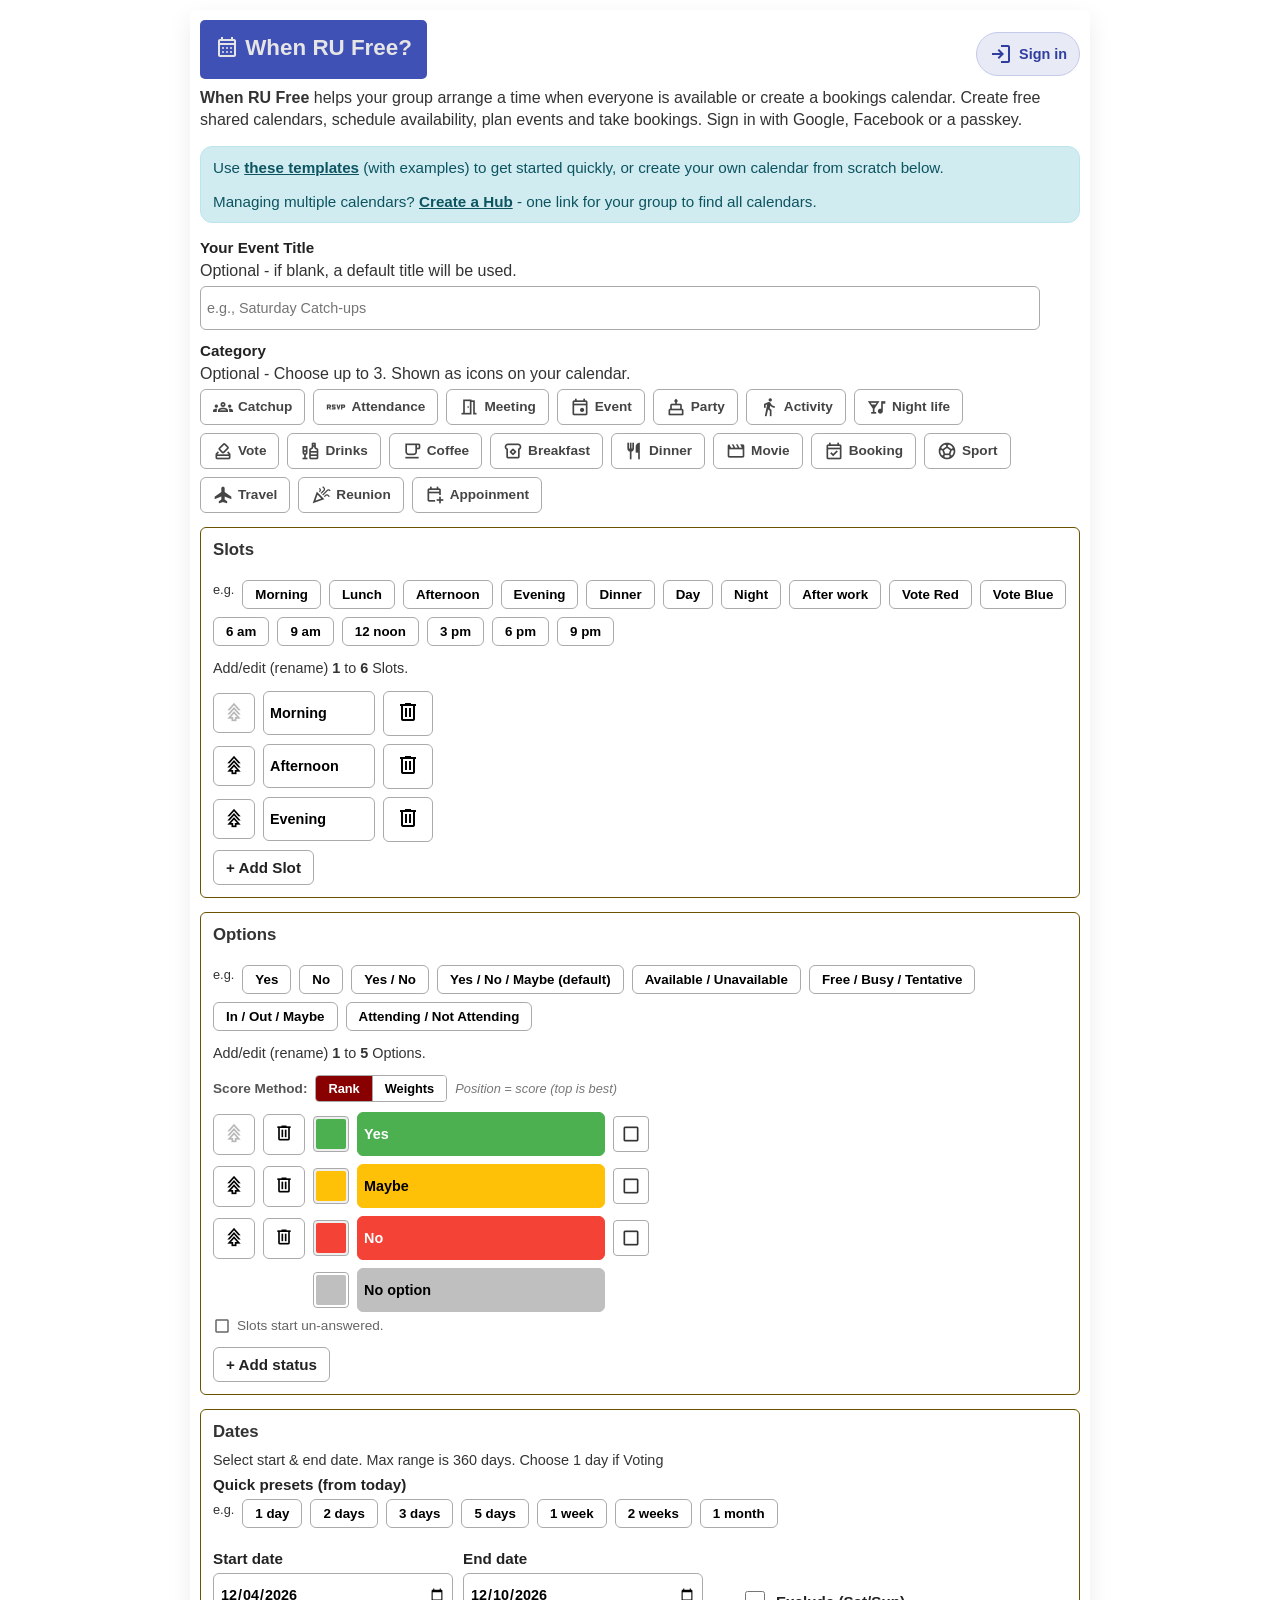
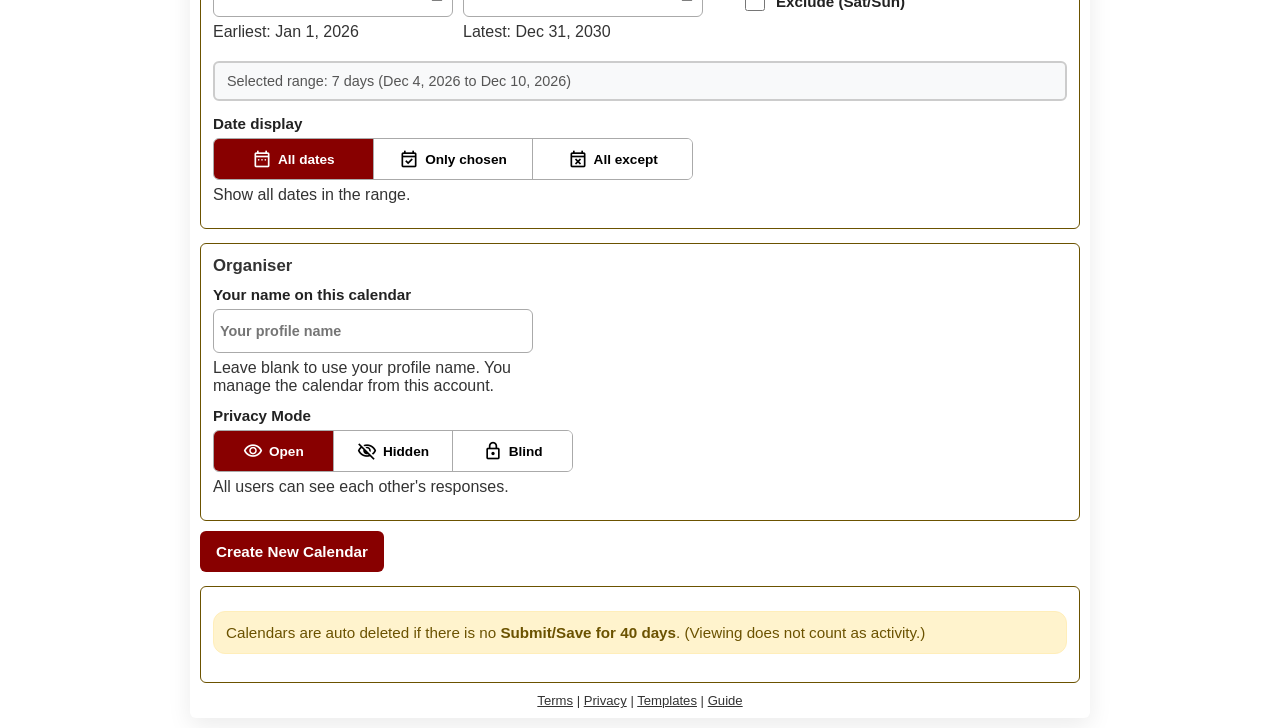
<file: index.html>
<!DOCTYPE html>
<html lang="en">
<head>
  <meta charset="UTF-8" />
  
  <meta name="viewport" content="width=device-width, initial-scale=1.0"/>
  <meta name="description" content="Arrange a time when everyone in your group is available. Create free shared calendars, schedule availability, and plan events - no ads, no tracking.">
  <!-- Prevents leaking the calendar token in the Referer header -->
  <meta name="referrer" content="no-referrer">
  <title>When RU Free - free group availability planner</title>



  <!-- Google Material Symbols (Outlined) -->
    <!-- Self-hosted Material Symbols (place woff2 in /fonts/) -->
    <style>
      @font-face{
        font-family:'Material Symbols Outlined';
        font-style:normal;
        font-weight:400;
        src:url('fonts/material-symbols-outlined.woff2') format('woff2');
      }
      .material-symbols-outlined{
        font-family:'Material Symbols Outlined';
        font-weight:normal;
        font-style:normal;
        font-size:24px;
        line-height:1;
        letter-spacing:normal;
        text-transform:none;
        display:inline-block;
        white-space:nowrap;
        word-wrap:normal;
        direction:ltr;
        -webkit-font-feature-settings:'liga';
        font-feature-settings:'liga';
        -webkit-font-smoothing:antialiased;
      }
    </style>

  <!-- Page styles -->
  <link rel="stylesheet" href="index.css?v=20261012c">
  <link rel="stylesheet" href="emoji.css?v=20260926b">
  <link rel="stylesheet" href="account.css?v=20261012a">
</head>
<body>
  <div class="card">
    <div class="acct-page-head">
      <h1><span class="material-symbols-outlined" style="vertical-align:middle;padding-bottom:5px;">calendar_month</span> When RU Free?</h1>
      <span id="accountBadge"></span>
    </div>
    <p class="sub"><strong>When RU Free</strong> helps your group arrange a time when everyone is available or create a bookings calendar. Create free shared calendars, schedule availability, plan events and take bookings. Sign in with Google, Facebook or a passkey.</p>
    
    <div class="info-box">
      Use <a href="ideas.html">these templates</a> (with examples) to get started quickly, or create your own calendar from scratch below.
      <br><br>
      Managing multiple calendars? <a href="hub.html?create=1">Create a Hub</a> - one link for your group to find all calendars.
    </div>

    <div id="hubContextBanner" class="info-box hideme" style="background:#e8eaf6;border-color:#c5cae9;color:#283593;">
      <strong>Creating calendar for Hub:</strong> <span id="hubContextTitle"></span>
    </div>


    <!-- QUICK NAV -->
    <!-- <div class="category-nav hideme">
      <a href="https://whenrufree.net/ideas.html#voting" class="category-link"><span class="material-symbols-outlined">
how_to_vote
</span> Voting & Polls</a>
      <a href="https://whenrufree.net/ideas.html#rosters" class="category-link"><span class="material-symbols-outlined">
how_to_reg
</span> Rosters & Sign-ups</a>
      <a href="https://whenrufree.net/ideas.html#bookings" class="category-link"><span class="material-symbols-outlined">
calendar_add_on
</span> Bookings</a>
      <a href="https://whenrufree.net/ideas.html#coordination" class="category-link"><span class="material-symbols-outlined">
stacks
</span> Coordination</a>
      <a href="https://whenrufree.net/ideas.html#social" class="category-link"><span class="material-symbols-outlined">
groups
</span> Social & Gaming</a>
      <a href="https://whenrufree.net/ideas.html#events" class="category-link"><span class="material-symbols-outlined">
celebration
</span> Events & RSVPs</a>

    </div> -->

    
    <!-- Title -->
    <div class="field">
      <label for="titleInput">Your Event Title</label>
      <p class="hint">Optional - if blank, a default title will be used.</p>
      <input id="titleInput" type="text" maxlength="80" placeholder="e.g., Saturday Catch-ups" />

    </div>

    <!-- Category toggles (pick up to 3)
         CATEGORIES: To add/edit/remove a category, update BOTH index.html (#catGrid)
         and calendar-core.js (CATEGORY_META). Keys must match. Max 3 selectable per calendar. -->
    <div class="field">
      <label>Category <span class="cat-count" id="catCount"></span></label>
      <p class="hint">Optional - Choose up to 3. Shown as icons on your calendar.</p>
      <div class="cat-grid" id="catGrid" role="group" aria-label="Calendar categories - choose up to 3">
        <button type="button" class="cat-tog" data-value="groups" data-icon="groups"><span class="material-symbols-outlined" aria-hidden="true">groups</span><span>Catchup</span></button>
        <button type="button" class="cat-tog" data-value="rsvp" data-icon="rsvp"><span class="material-symbols-outlined" aria-hidden="true">rsvp</span><span>Attendance</span></button>
        <button type="button" class="cat-tog" data-value="meeting_room" data-icon="meeting_room"><span class="material-symbols-outlined" aria-hidden="true">meeting_room</span><span>Meeting</span></button>
        <button type="button" class="cat-tog" data-value="event" data-icon="event"><span class="material-symbols-outlined" aria-hidden="true">event</span><span>Event</span></button>
        <button type="button" class="cat-tog" data-value="cake" data-icon="cake"><span class="material-symbols-outlined" aria-hidden="true">cake</span><span>Party</span></button>
        <button type="button" class="cat-tog" data-value="directions_walk" data-icon="directions_walk"><span class="material-symbols-outlined" aria-hidden="true">directions_walk</span><span>Activity</span></button>
        <button type="button" class="cat-tog" data-value="nightlife" data-icon="nightlife"><span class="material-symbols-outlined" aria-hidden="true">nightlife</span><span>Night life</span></button>
        <button type="button" class="cat-tog" data-value="how_to_vote" data-icon="how_to_vote"><span class="material-symbols-outlined" aria-hidden="true">how_to_vote</span><span>Vote</span></button>
        <button type="button" class="cat-tog" data-value="drinks" data-icon="liquor"><span class="material-symbols-outlined" aria-hidden="true">liquor</span><span>Drinks</span></button>
        <button type="button" class="cat-tog" data-value="coffee" data-icon="local_cafe"><span class="material-symbols-outlined" aria-hidden="true">local_cafe</span><span>Coffee</span></button>
        <button type="button" class="cat-tog" data-value="breakfast_dining" data-icon="breakfast_dining"><span class="material-symbols-outlined" aria-hidden="true">breakfast_dining</span><span>Breakfast</span></button>
        <button type="button" class="cat-tog" data-value="dinner" data-icon="restaurant"><span class="material-symbols-outlined" aria-hidden="true">restaurant</span><span>Dinner</span></button>
        <button type="button" class="cat-tog" data-value="movie" data-icon="movie"><span class="material-symbols-outlined" aria-hidden="true">movie</span><span>Movie</span></button>
        <button type="button" class="cat-tog" data-value="study" data-icon="menu_book"><span class="material-symbols-outlined" aria-hidden="true">event_available</span><span>Booking</span></button>
        
        <button type="button" class="cat-tog" data-value="sport" data-icon="sports_soccer"><span class="material-symbols-outlined" aria-hidden="true">sports_soccer</span><span>Sport</span></button>
        
        <button type="button" class="cat-tog" data-value="travel" data-icon="flight"><span class="material-symbols-outlined" aria-hidden="true">flight</span><span>Travel</span></button>
        
        <button type="button" class="cat-tog" data-value="reunion" data-icon="celebration"><span class="material-symbols-outlined" aria-hidden="true">celebration</span><span>Reunion</span></button>
        
        <button type="button" class="cat-tog" data-value="appointment" data-icon="calendar_add_on"><span class="material-symbols-outlined" aria-hidden="true">calendar_add_on</span><span>Appoinment</span></button>
      </div>

    </div>

    <!-- Slots -->
    <div class="section">
      <div class="flex-between">
        <h2>Slots</h2>
        <div class="chips" id="quickAddBar"> <span style="font-size: 0.8em; color: #333; vertical-align: middle; margin-top:0.2em;">e.g. </span>
          <button class="btn-chip" type="button" data-slot="Morning">Morning</button>
          <button class="btn-chip" type="button" data-slot="Lunch">Lunch</button>
          <button class="btn-chip" type="button" data-slot="Afternoon">Afternoon</button>
          <button class="btn-chip" type="button" data-slot="Evening">Evening</button>
          <button class="btn-chip" type="button" data-slot="Dinner">Dinner</button>
          <button class="btn-chip" type="button" data-slot="Day">Day</button>
          <button class="btn-chip" type="button" data-slot="Night">Night</button>
          <button class="btn-chip" type="button" data-slot="After work">After work</button>
          <button class="btn-chip" type="button" data-slot="Red team">Vote Red  </button>
          <button class="btn-chip" type="button" data-slot="Blue team">Vote Blue </button>
          <button class="btn-chip" type="button" data-slot="6 am">6 am </button>
          <button class="btn-chip" type="button" data-slot="9 am">9 am </button>
          <button class="btn-chip" type="button" data-slot="12 noon">12 noon </button>
          <button class="btn-chip" type="button" data-slot="3 pm">3 pm </button>
          <button class="btn-chip" type="button" data-slot="6 pm">6 pm </button>
          <button class="btn-chip" type="button" data-slot="9 pm">9 pm </button>
        </div>
      </div>
      <p class="muted">Add/edit (rename) <b>1</b> to <b id="slotsMaxHint">6</b> Slots.</p>
      <div id="slotsWrap"></div>
      <div class="row">
        <button id="addSlotBtn" class="btn btn-ghost btn-small" type="button">+ Add Slot</button>
      </div>
      <div id="slotsError" class="error"></div>

      <!-- Booking: people per slot (shown once migrations/004 has run) -->
      <div class="field hideme" id="capacityField">
        <label id="capacityLabel">People per slot</label>
        <div class="privacy-toggle limit-toggle" id="capacityToggle" role="group" aria-labelledby="capacityLabel">
          <button type="button" class="priv-btn active" data-limit="0">No limit</button>
          <button type="button" class="priv-btn" data-limit="1">1</button>
          <button type="button" class="priv-btn" data-limit="2">2</button>
          <button type="button" class="priv-btn" data-limit="more">More</button>
        </div>
        <div class="limit-stepper hideme" id="capacityStepper">
          <button type="button" class="btn btn-secondary stepper-btn" data-step="-1" aria-label="Fewer people">&minus;</button>
          <output class="stepper-value" id="capacityValue" aria-live="polite">3</output>
          <button type="button" class="btn btn-secondary stepper-btn" data-step="1" aria-label="More people">+</button>
        </div>
        <p class="hint" id="capacityHint">Everyone can pick every slot.</p>
      </div>

      <!-- Booking: bookings per person, per day or in total (shown while People per slot is limited) -->
      <div class="field hideme" id="perUserField">
        <label id="perUserLabel">Bookings per person</label>
        <div class="privacy-toggle limit-toggle" id="perUserToggle" role="group" aria-labelledby="perUserLabel">
          <button type="button" class="priv-btn" data-limit="0">No limit</button>
          <button type="button" class="priv-btn active" data-limit="1">1</button>
          <button type="button" class="priv-btn" data-limit="2">2</button>
          <button type="button" class="priv-btn" data-limit="more">More</button>
        </div>
        <div class="limit-stepper hideme" id="perUserStepper">
          <button type="button" class="btn btn-secondary stepper-btn" data-step="-1" aria-label="Fewer bookings">&minus;</button>
          <output class="stepper-value" id="perUserValue" aria-live="polite">3</output>
          <button type="button" class="btn btn-secondary stepper-btn" data-step="1" aria-label="More bookings">+</button>
        </div>
        <!-- Per day / In total (shown once migrations/005 has run and a limit is set) -->
        <div class="privacy-toggle limit-toggle scope-toggle hideme" id="perUserScope" role="group" aria-label="Count bookings per day or in total">
          <button type="button" class="priv-btn active" data-scope="day" aria-pressed="true">Per day</button>
          <button type="button" class="priv-btn" data-scope="total" aria-pressed="false">In total</button>
        </div>
        <p class="hint" id="perUserHint">Each person can book 1 slot per day.</p>

        <!-- Booking label + colour (replaces the Options section while booking) -->
        <div id="bookingPanel">
          <label for="bookingLabel">Booking label</label>
          <div class="booking-label-row">
            <input type="color" id="bookingColor" class="color-pick" value="#357a38" title="Choose color" aria-label="Booking colour" />
            <input type="text" id="bookingLabel" class="label-input" maxlength="20" value="Booked" />
          </div>
          <div id="bookingLabelErr" class="error"></div>
          <!-- Partly booked / Full colours and names (shown once migrations/006 has run) -->
          <div id="bookingStyleRows" class="hideme">
            <div id="bookingPartialRow">
              <div class="booking-label-row">
                <input type="color" id="bookingPartialColor" class="color-pick" value="#ffb74d" title="Choose color" aria-label="Partly booked colour" />
                <input type="text" id="bookingPartialLabel" class="label-input" maxlength="20" value="Partly booked" aria-label="Name for partly booked slots" />
              </div>
              <div id="bookingPartialLabelErr" class="error"></div>
            </div>
            <div class="booking-label-row">
              <input type="color" id="bookingFullColor" class="color-pick" value="#c62828" title="Choose color" aria-label="Full colour" />
              <input type="text" id="bookingFullLabel" class="label-input" maxlength="20" value="Full" aria-label="Name for full slots" />
            </div>
            <div id="bookingFullLabelErr" class="error"></div>
          </div>
        </div>
      </div>
    </div>

    <!-- Status Options (hidden while booking) -->
    <div class="section" id="optionsSection">
      <div class="flex-between">
        <h2>Options</h2>
        <div class="chips" id="statusPresetBar"> <span style="font-size: 0.8em; color: #333; vertical-align: middle; margin-top:0.2em;">e.g. </span>
          <button class="btn-chip" type="button" data-preset="yes">Yes</button>
          <button class="btn-chip" type="button" data-preset="no">No</button>
          <button class="btn-chip" type="button" data-preset="yes_no">Yes / No</button>
          <button class="btn-chip" type="button" data-preset="yes_maybe_no">Yes / No / Maybe (default)</button>
          <button class="btn-chip" type="button" data-preset="available_unavailable">Available / Unavailable</button>
          <button class="btn-chip" type="button" data-preset="free_tentative_busy">Free / Busy / Tentative</button>
          <button class="btn-chip" type="button" data-preset="in_out_maybe">In / Out / Maybe</button>
          <button class="btn-chip" type="button" data-preset="attending_not_attending">Attending / Not Attending</button>
        </div>
      </div>
      <div id="statusOptionsUI">
      <p class="muted">Add/edit (rename) <b>1</b> to <b id="statusMaxHint">5</b> Options.</p>
      
      <!-- Ranking Mode Toggle -->
      <div class="ranking-mode-row">
        <span class="ranking-mode-label">Score Method:</span>
        <div class="ranking-toggle" id="rankingToggle">
          <button type="button" class="tog-btn active" data-mode="rank">Rank</button>
          <button type="button" class="tog-btn" data-mode="weights">Weights</button>
        </div>
        <span class="ranking-hint" id="rankingHint">Position = score (top is best)</span>
      </div>
      
      <div id="statusWrap">
        <!-- "No option" row (migrations/012): the colour of a Slot nobody has answered. It keeps
             the Option row grid, with two blank cells where Move up and Delete sit on the rows
             above, so the colour picker and its label line up. It sits last and hides once a
             Default option is ticked, because then no Slot is ever un-answered. -->
        <div class="status-null-row" id="statusNullRow">
          <span class="status-grid-gap" aria-hidden="true"></span>
          <span class="status-grid-gap" aria-hidden="true"></span>
          <span class="null-color-wrap">
            <button type="button" class="color-pick null-color-pick" id="nullColorPick" aria-haspopup="true" aria-expanded="false" aria-label="No option colour" title="No option colour (five greys)">
              <span class="null-color-chip" id="nullColorChip"></span>
            </button>
            <span class="null-color-pop" id="nullColorPop" role="radiogroup" aria-label="No option colour" hidden></span>
          </span>
          <span class="label-input status-null-label" id="statusNullLabel">No option</span>
          <span class="status-grid-weight" aria-hidden="true"></span>
          <span class="status-grid-default" aria-hidden="true"></span>
        </div>
        <!-- State line for the Options: says what a Slot starts as, so the case where no Default
             option is ticked is never silent. Same wording the settings modal used, with the same
             check box the Option rows' toggles use, and it changes with the choice. The row above
             hides once a Default option is ticked, so this sits under the Options either way.
             paintStatusDefaults() fills it in; keepNullRowLast() keeps it under the row. -->
        <p class="status-null-hint" id="statusNullHint" aria-live="polite">
          <span class="material-symbols-outlined" id="statusNullHintIcon" aria-hidden="true">check_box_outline_blank</span>
          <span id="statusNullHintText">Slots start un-answered.</span>
        </p>
      </div>
      <div class="row">
        <button id="addStatusBtn" class="btn btn-ghost btn-small" type="button">+ Add status</button>
      </div>
      <div id="statusError" class="error"></div>
      </div>
    </div>

    <!-- Date range -->
    <div class="section">
      <h2>Dates</h2>
      <p class="muted dates-intro">Select start &amp; end date. Max range is <span id="maxRangeDaysHint">360</span> days. Choose 1 day if Voting</p>



      <!-- MOVED: Quick range chips to top of section per request -->
      <div class="row">
        <div class="field dates-presets" style="min-width:340px;">
          <label>Quick presets (from today)</label>
          <div class="chips" id="datePresetsBar"> <span style="font-size: 0.8em; color: #333; vertical-align: middle; margin-top:0.2em;">e.g. </span> 
            <button class="btn-chip" type="button" data-range="1day">1 day</button>
            <button class="btn-chip" type="button" data-range="2day">2 days</button>
            <button class="btn-chip" type="button" data-range="3day">3 days</button>
            <button class="btn-chip" type="button" data-range="5day">5 days</button>            
            <button class="btn-chip" type="button" data-range="1week">1 week</button>
            <button class="btn-chip" type="button" data-range="2weeks">2 weeks</button>
            <button class="btn-chip" type="button" data-range="1month">1 month</button>
          </div>
        </div>
      </div>

      <div class="row date-row-mobile">
        <div class="field" style="min-width:240px;">
          <label for="startDate">Start date</label>
          <input id="startDate" type="date" min="2026-01-01" max="2030-12-31"/>
          <p class="hint hide">Earliest: Jan 1, 2026</p>
        </div>
        <div class="field" style="min-width:240px;">
          <label for="endDate">End date</label>
          <input id="endDate" type="date" min="2026-01-01" max="2030-12-31"/>
          <p class="hint hide">Latest: Dec 31, 2030</p>
        </div>

        <!-- Exclude weekends toggle -->
        <div class="field weekend-field" style="min-width:220px;">
          <label class="weekend-label" for="excludeWeekends">
            <input id="excludeWeekends" type="checkbox" />
            Exclude (Sat/Sun)
          </label>
        </div>
      </div>

      <!-- Range summary display -->
      <div id="rangeSummary" class="range-summary" style="display:none;">
        <span class="selectedRange">Selected range:</span> <span id="rangeDays">0</span> days (<span id="rangeStart">-</span> to <span id="rangeEnd">-</span>)
      </div>

      <div id="rangeError" class="error"></div>

      <!-- Date Filter Mode toggle -->
      <div class="field" style="margin-top:14px;">
        <label>Date display</label>
        <div class="date-filter-toggle" id="dateFilterToggle">
          <button type="button" class="dfilt-btn active" data-mode="all">
            <span class="material-symbols-outlined" aria-hidden="true">date_range</span>
            <span>All dates</span>
          </button>
          <button type="button" class="dfilt-btn" data-mode="only">
            <span class="material-symbols-outlined" aria-hidden="true">event_available</span>
            <span>Only chosen</span>
          </button>
          <button type="button" class="dfilt-btn" data-mode="except">
            <span class="material-symbols-outlined" aria-hidden="true">event_busy</span>
            <span>All except</span>
          </button>
        </div>
        <p class="hint" id="dateFilterHint">Show all dates in the range.</p>
      </div>
    </div>

    <!-- Organiser -->
    <div class="section">
      <h2>Organiser</h2>
      <div class="field" style="max-width:320px;">
        <label for="adminName">Your name on this calendar</label>
        <input id="adminName" type="text" maxlength="32" placeholder="Your profile name" autocomplete="off" />
        <p class="hint">Leave blank to use your profile name. You manage the calendar from this account.</p>
        <div id="adminNameErr" class="error"></div>
      </div>

      <!-- Access emoji (optional; shown once migrations/003 has run) -->
      <div class="field hideme" id="accessEmojiWrap" style="max-width:420px;">
        <div id="accessEmojiField"></div>
      </div>

      <!-- Privacy Mode Toggle -->
      <div class="field">
        <label>Privacy Mode</label>
        <div class="privacy-toggle" id="privacyToggle">
          <button type="button" class="priv-btn active" data-mode="open">
            <span class="material-symbols-outlined" aria-hidden="true">visibility</span>
            <span>Open</span>
          </button>
          <button type="button" class="priv-btn" data-mode="hidden">
            <span class="material-symbols-outlined" aria-hidden="true">visibility_off</span>
            <span>Hidden</span>
          </button>
          <button type="button" class="priv-btn" data-mode="blind">
            <span class="material-symbols-outlined" aria-hidden="true">lock</span>
            <span>Blind</span>
          </button>
        </div>
        <p class="hint" id="privacyHint">All users can see each other's responses.</p>
        <!-- Hidden only (migrations/009): names are private unless the organiser opts out here -->
        <label class="weekend-label hideme" id="hideNamesRow" for="hideNames">
          <input id="hideNames" type="checkbox" />
          Show everyone who has joined (but not their choices)
        </label>
        <p class="hint hideme" id="hideNamesHint">People only see their own name, organiser name (yours), and how many have joined.</p>
      </div>
    </div>

    <!-- Create -->
    <div class="row">
      <button id="createBtn" class="btn btn-primary">Create New Calendar</button>
    </div>

    <div class="section-t">
      <div class="warn">
        Calendars are auto deleted if there is no <b>Submit/Save for <span class="js-retention-days" data-default="40">40</span> days</b>.
        (Viewing does not count as activity.)
      </div>
    </div>
  
  
 <!-- Small footer links (kept minimal to preserve existing look-and-feel) -->
<div class="row" style="justify-content:center; margin-top: 6px;">
  <p class="muted" style="margin:0; font-size:0.82rem; text-align:center;">
    <a href="terms.html" style="color:inherit; text-decoration:underline;">Terms</a>
    <span aria-hidden="true"> | </span>
    <a href="privacy.html" style="color:inherit; text-decoration:underline;">Privacy</a>
    <span aria-hidden="true"> | </span>
    <a href="ideas.html" style="color:inherit; text-decoration:underline;">Templates</a>
    <span aria-hidden="true"> | </span>
    <a href="guide.html" style="color:inherit; text-decoration:underline;">Guide</a>
  </p>
</div>
 
  
  
  </div>

  <!-- Save calendar link panel (post-create) -->
  <div id="savePanelOverlay" class="save-panel-overlay hideme" role="dialog" aria-modal="true" aria-labelledby="savePanelTitle">
    <div class="save-panel">
      <h2 id="savePanelTitle">Save your calendar link now</h2>

      <div class="warn-strong">
        <strong>Important &mdash; read before continuing</strong>
        <ul>
          <li>The link is the invite: share it with your group so they can sign in and join.</li>
          <li>Bookmark it, download the text file, or email it to yourself now.</li>
          <li>While you are signed in to this account, the calendar is also listed on your <a href="account.html" target="_blank">profile page</a>.</li>
        </ul>
      </div>

      <p><strong>Calendar title:</strong> <span id="saveCalTitle"></span></p>
      <p class="code-line"><strong>Calendar code:</strong> <span id="saveCalCode"></span></p>
      <div id="saveCalUrl" class="save-url-display"></div>

      <div id="saveCalEmojiWrap" class="save-emoji hideme">
        <p><strong>Calendar emoji:</strong> <span id="saveCalEmojiName"></span></p>
        <div id="saveCalEmoji" class="ae-big" aria-hidden="true"></div>
        <p class="hint">Use this emoji to access the calendar.</p>
      </div>

      <div id="clipboardFailMsg" class="clipboard-fail hideme">
        Auto-copy may have failed &mdash; please use <strong>Copy calendar link</strong> below.
      </div>

      <div class="btn-row">
        <button type="button" id="saveCopyBtn" class="btn btn-primary">Copy calendar link</button>
        <button type="button" id="saveDownloadBtn" class="btn btn-secondary">Download details (.txt)</button>
        <button type="button" id="saveShareBtn" class="btn btn-secondary">Share</button>
        <button type="button" id="saveEmailBtn" class="btn btn-secondary">Email to myself</button>
        <button type="button" id="savePosterBtn" class="btn btn-secondary">Poster</button>
      </div>

      <label class="save-ack">
        <input type="checkbox" id="saveAckCheckbox">
        <span>I have saved my calendar link</span>
      </label>

      <button type="button" id="saveContinueBtn" class="btn btn-primary" style="width:100%;" disabled>Continue to calendar</button>
    </div>
  </div>

  <div id="toast"></div>

  <!-- Page script -->
  <script src="passkey.js?v=20260927a" defer></script>
  <script src="account-core.js?v=20261012a" defer></script>
  <script src="emoji.js?v=20261008b" defer></script>
  <script src="index.js?v=20261012c" defer></script>
</body>
</html>
</file>
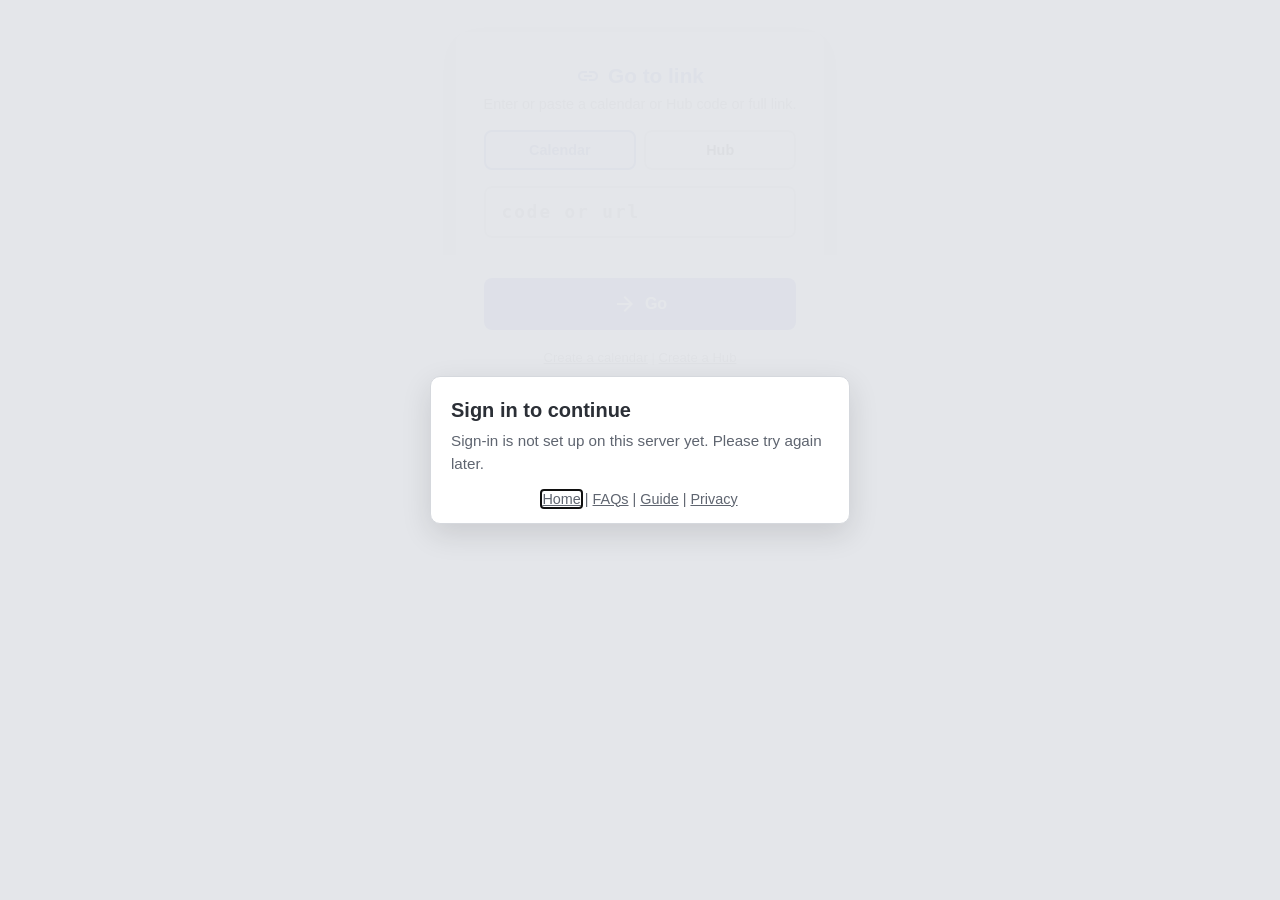
<file: go/index.html>
﻿<!DOCTYPE html>
<html lang="en">
<head>
  <meta charset="UTF-8" />
  <meta name="viewport" content="width=device-width, initial-scale=1.0"/>
  <meta name="referrer" content="no-referrer">
  <meta name="robots" content="noindex, nofollow">
  <title>Go to Calendar or Hub - When RU Free</title>
  <style>
    @font-face{
      font-family:'Material Symbols Outlined';
      font-style:normal;font-weight:400;
      src:url('../fonts/material-symbols-outlined.woff2') format('woff2');
    }
    .material-symbols-outlined{
      font-family:'Material Symbols Outlined';
      font-weight:normal;font-style:normal;font-size:24px;line-height:1;
      letter-spacing:normal;text-transform:none;display:inline-block;
      white-space:nowrap;direction:ltr;
      -webkit-font-feature-settings:'liga';font-feature-settings:'liga';
      -webkit-font-smoothing:antialiased;
    }
    *{box-sizing:border-box;font-family:'Segoe UI',Roboto,Helvetica,Arial,sans-serif;}
    html,body{
      margin:0;min-height:10vh;background:#f5f5f5;
      display:flex;align-items:center;justify-content:center;
      padding:16px;color:#333;
    }
    .go-card{
      background:#fff;width:min(440px,100%);
      border-radius:12px;box-shadow:0 8px 30px rgba(0,0,0,0.12);
      padding:32px 28px;text-align:center;
    }
    .go-card h1{
      margin:0 0 6px;font-size:1.3rem;color:#3f51b5;
      display:flex;align-items:center;justify-content:center;gap:8px;
    }
    .go-sub{margin:0 0 16px;color:#666;font-size:0.9rem;line-height:1.4;}
    .type-toggle{display:flex;gap:8px;margin-bottom:16px;}
    .type-btn{
      flex:1;padding:10px;border:2px solid #ccc;background:#fff;
      border-radius:8px;cursor:pointer;font-weight:600;font-size:0.9rem;
    }
    .type-btn.active{border-color:#3f51b5;background:#e8eaf6;color:#283593;}
    .go-input{
      width:100%;padding:14px 16px;font-size:1.1rem;font-weight:700;
      font-family:monospace;letter-spacing:2px;text-align:left;
      border:2px solid #ccc;border-radius:8px;outline:none;
    }
    .go-input:focus{border-color:#3f51b5;box-shadow:0 0 0 3px rgba(63,81,181,0.15);}
    .go-input.error{border-color:#b00020;}
    .go-error{color:#b00020;font-size:0.85rem;margin-top:8px;min-height:1.2em;}
    .go-btn{
      margin-top:16px;width:100%;padding:14px;font-size:1rem;font-weight:700;
      color:#fff;background:#3f51b5;border:none;border-radius:8px;cursor:pointer;
      display:flex;align-items:center;justify-content:center;gap:8px;min-height:48px;
    }
    .go-btn:hover{background:#303f9f;}
    .go-footer{margin-top:20px;font-size:0.82rem;color:#999;}
    .go-footer a{color:#666;text-decoration:underline;}
    .go-account{margin-top:12px;display:flex;justify-content:center;}
    .go-account:has(#accountBadge:empty){display:none;}
  </style>
  <link rel="stylesheet" href="../account.css?v=20261012a">
</head>
<body>
  <div class="go-card">
    <h1>
      <span class="material-symbols-outlined" aria-hidden="true">link</span>
      Go to link
    </h1>
    <p class="go-sub">Enter or paste a calendar or Hub code or full link.</p>

    <div class="type-toggle">
      <button type="button" class="type-btn active" data-type="calendar">Calendar</button>
      <button type="button" class="type-btn" data-type="hub">Hub</button>
    </div>

    <input type="text" id="codeInput" class="go-input" maxlength="512"
      placeholder="code or url" autocomplete="off" autocapitalize="off"
      spellcheck="false" aria-label="Code" />
    <div class="go-error" id="goError"></div>

    <button type="button" class="go-btn" id="goBtn">
      <span class="material-symbols-outlined" aria-hidden="true">arrow_forward</span>
      Go
    </button>

    <div class="go-footer">
      <a href="../index.html">Create a calendar</a> |
      <a href="../hub.html?create=1">Create a Hub</a>
    </div>
    <div class="go-account"><span id="accountBadge"></span></div>
  </div>

<script src="../passkey.js?v=20260927a"></script>
<script src="../account-core.js?v=20261012a"></script>
<script>
'use strict';

const codeInput = document.getElementById('codeInput');
const goBtn = document.getElementById('goBtn');
const goError = document.getElementById('goError');
let linkType = 'calendar';

document.querySelectorAll('.type-btn').forEach(btn => {
  btn.addEventListener('click', () => {
    document.querySelectorAll('.type-btn').forEach(b => b.classList.remove('active'));
    btn.classList.add('active');
    linkType = btn.dataset.type || 'calendar';
    codeInput.placeholder = 'code or url';
    goError.textContent = '';
    codeInput.classList.remove('error');
  });
});

function normalizeLinkInput(raw) {
  let str = (raw || '').trim();
  if (!str) return str;
  if (/^https?:\/\//i.test(str)) return str;
  if (/^[a-z0-9.-]+\.[a-z]{2,}([/?#]|$)/i.test(str)) return 'https://' + str;
  return str;
}

function extractCalendarToken(raw) {
  let str = normalizeLinkInput(raw);
  if (!str) return null;

  const tryUrl = str.includes('?c=') || str.includes('calendar.html')
    || str.includes('share.php') || /^https?:\/\//i.test(str);
  if (tryUrl) {
    try {
      const url = new URL(str, window.location.href);
      const token = url.searchParams.get('c');
      if (token) str = token.trim();
    } catch (e) {
      const match = str.match(/[?&]c=([A-Za-z0-9_-]+)/);
      if (match) str = match[1];
    }
  }

  if (/^[A-Za-z0-9_-]{6,64}$/.test(str)) return str;
  return null;
}

function extractHubToken(raw) {
  let str = normalizeLinkInput(raw);
  if (!str) return null;

  const tryUrl = str.includes('?g=') || str.includes('?hub=') || str.includes('hub.html')
    || /^https?:\/\//i.test(str);
  if (tryUrl) {
    try {
      const url = new URL(str, window.location.href);
      const token = url.searchParams.get('g') || url.searchParams.get('hub');
      if (token) str = token.trim();
    } catch (e) {
      let match = str.match(/[?&]g=([A-Za-z0-9_-]+)/);
      if (!match) match = str.match(/[?&]hub=([A-Za-z0-9_-]+)/);
      if (match) str = match[1];
    }
  }

  if (/^[A-Za-z0-9_-]{8,64}$/.test(str)) return str;
  return null;
}

function showGoError(message){
  goError.textContent = message;
  codeInput.classList.add('error');
  codeInput.focus();
}

async function go(){
  goError.textContent = '';
  codeInput.classList.remove('error');

  if(linkType === 'hub'){
    const token = extractHubToken(codeInput.value);
    if(!token){
      goError.textContent = 'Please enter a valid Hub code or link.';
      codeInput.classList.add('error');
      return;
    }
    window.location.href = '../hub.html?g=' + encodeURIComponent(token);
    return;
  }

  const token = extractCalendarToken(codeInput.value);
  if(!token){
    showGoError('Please enter a valid calendar code or link.');
    return;
  }

  goBtn.disabled = true;
  try {
    const url = new URL('../api.php', window.location.href);
    url.searchParams.set('action', 'calendar_meta');
    url.searchParams.set('c', token);
    const resp = await fetch(url.toString(), { credentials: 'same-origin' });
    const data = await resp.json();
    if(Account.handleApiError(data)) return;
    // ACCESS_REQUIRED: a real calendar with an emoji; the calendar page asks for it
    if(data.status !== 'success' && data.code !== 'ACCESS_REQUIRED'){
      showGoError('Please enter a valid calendar code or link.');
      return;
    }
    window.location.href = '../calendar.html?c=' + encodeURIComponent(token);
  } catch(e){
    showGoError('Please enter a valid calendar code or link.');
  } finally {
    goBtn.disabled = false;
  }
}

(function initFromUrl(){
  const params = new URLSearchParams(window.location.search);
  const hubCode = params.get('hub');
  const calCode = params.get('c');
  if(hubCode){
    document.querySelector('[data-type="hub"]')?.click();
    codeInput.value = hubCode;
  } else if(calCode){
    document.querySelector('[data-type="calendar"]')?.click();
    codeInput.value = calCode;
  }
})();

goBtn.addEventListener('click', go);
codeInput.addEventListener('keydown', e => { if(e.key === 'Enter') go(); });
codeInput.addEventListener('input', () => {
  goError.textContent = '';
  codeInput.classList.remove('error');
});

document.addEventListener('DOMContentLoaded', async () => {
  const me = await Account.require();
  Account.renderBadge(me, document.getElementById('accountBadge'));
  codeInput.focus();
});
</script>
</body>
</html>
</file>
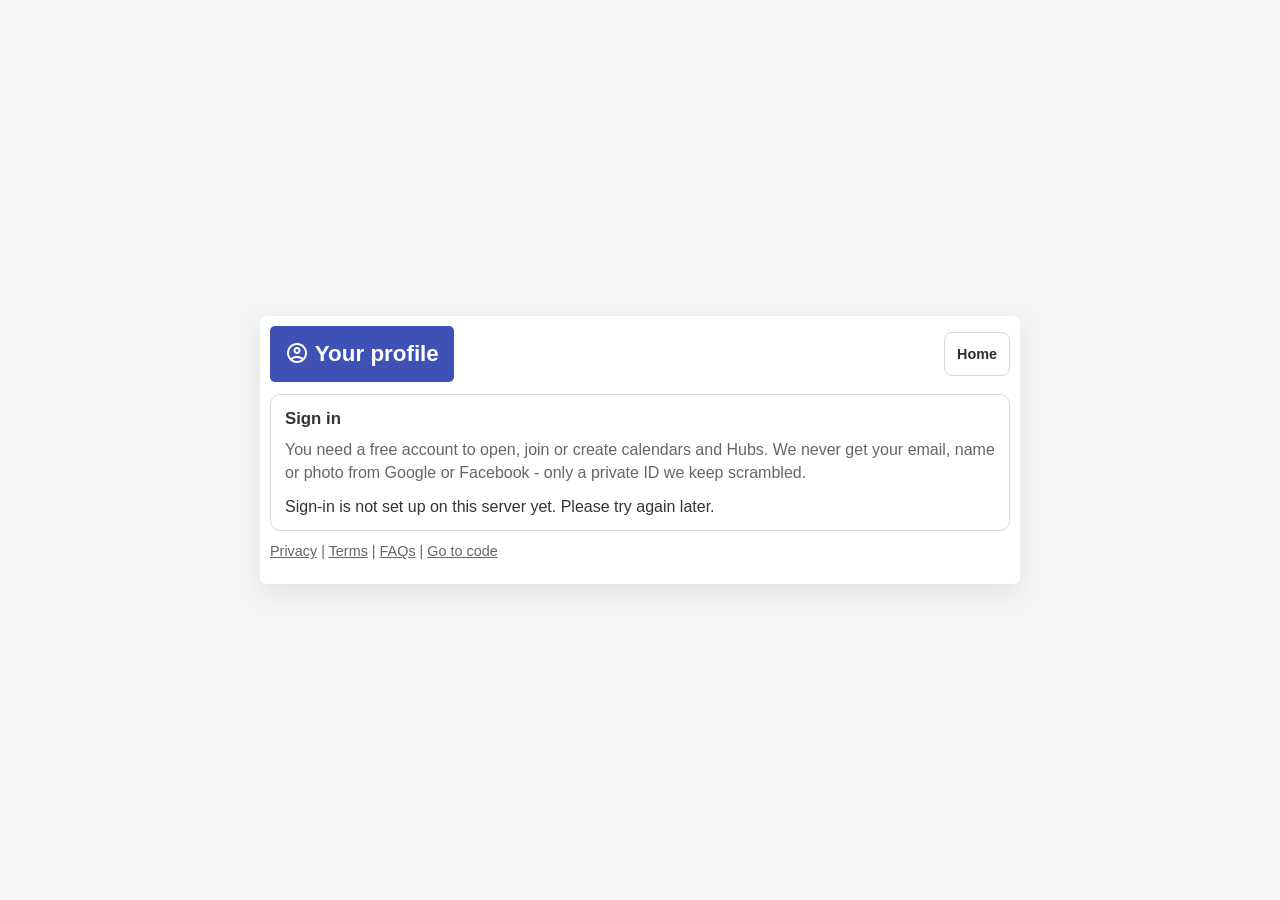
<file: account.html>
<!DOCTYPE html>
<html lang="en">
<head>
  <meta charset="UTF-8" />
  <meta name="viewport" content="width=device-width, initial-scale=1.0"/>
  <meta name="referrer" content="no-referrer">
  <meta name="robots" content="noindex">
  <meta name="description" content="Your When RU Free profile: your name, sign-in methods, calendars and Hubs.">
  <title>Your profile - When RU Free</title>
  <link rel="stylesheet" href="page.css">
  <link rel="stylesheet" href="account.css?v=20261017g">
</head>
<body class="acct-page">
  <a href="#main-content" class="skip-link">Skip to main content</a>

  <div class="card">
    <div class="top-actions">
      <h1 style="margin:0;"><span class="material-symbols-outlined" aria-hidden="true">account_circle</span> Your profile</h1>
      <a class="acct-btn acct-btn-ghost acct-btn-small" href="index.html">Home</a>
    </div>

    <main id="main-content">
      <p id="loading" class="acct-empty">Loading...</p>

      <!-- Signed out -->
      <section id="signedOut" class="acct-section hide" aria-labelledby="signedOutTitle">
        <h2 id="signedOutTitle">Sign in</h2>
        <p class="sub">You need a free account to open, join or create calendars and Hubs. We never get your email, name or photo from Google or Facebook - only a private ID we keep scrambled.</p>
        <div id="signInButtons"></div>
      </section>

      <!-- First sign-in: choose the name used on calendars -->
      <section id="setup" class="acct-section hide" aria-labelledby="setupTitle">
        <h2 id="setupTitle">Welcome! Set up your account</h2>
        <form id="setupForm" novalidate>
          <div class="acct-field">
            <label for="setupName">Your name on calendars</label>
            <input id="setupName" name="display_name" autocomplete="nickname" maxlength="32" required>
            <span class="acct-hint">Others see this on calendars you join. You can use a different name on any calendar.</span>
          </div>
          <p class="acct-readonly">
            <span class="acct-readonly-label">Private username</span>
            <b id="setupUsernameValue">&mdash;</b>
            <span class="acct-hint">Generated for your account. It is a reference only you and the WhenRUFree admin can see, never shown to other people, and it never changes.</span>
          </p>
          <p id="setupError" class="acct-error" role="alert"></p>
          <button type="submit" class="acct-btn acct-btn-primary">Save and continue</button>
        </form>
      </section>

      <!-- Signed in -->
      <div id="signedIn" class="hide">
        <section class="acct-section" aria-labelledby="profileTitle">
          <h2 id="profileTitle">Profile</h2>
          <form id="profileForm" novalidate>
            <div class="acct-field">
              <label for="profileName">Your default name on calendars</label>
              <input id="profileName" name="display_name" autocomplete="nickname" maxlength="32" required>
              <span class="acct-hint">Changing it also changes your name on every calendar where you haven't picked a different one.</span>
            </div>
            <p class="acct-readonly">
              <span class="acct-readonly-label">Private username</span>
              <b id="profileUsernameValue">&mdash;</b>
              <span class="acct-hint">Only you can see it; it is never shown on calendars.</span>
            </p>
            <p id="profileError" class="acct-error" role="alert"></p>
            <p id="profileNote" class="acct-hint" role="status"></p>
            <button type="submit" class="acct-btn acct-btn-primary">Save profile</button>
          </form>
        </section>

        <section class="acct-section" aria-labelledby="calTitle">
          <h2 id="calTitle">Your calendars</h2>
          <ul id="calendarList" class="acct-list"></ul>
          <p id="calendarStatus" class="acct-status" role="status" aria-live="polite"></p>
        </section>

        <section class="acct-section" aria-labelledby="hubTitle">
          <h2 id="hubTitle">Your Hubs</h2>
          <ul id="hubList" class="acct-list"></ul>
        </section>

        <section class="acct-section" aria-labelledby="methodsTitle">
          <h2 id="methodsTitle">Ways to sign in</h2>
          <p class="sub">Add more than one so you can still get in if you lose a device or stop using a service.</p>
          <ul id="methodList" class="acct-list"></ul>
          <div id="addMethods" class="acct-row" style="margin-top:10px;"></div>
          <p id="methodStatus" class="acct-status" role="status" aria-live="polite"></p>
        </section>

        <section class="acct-section" aria-labelledby="signOutTitle">
          <h2 id="signOutTitle">Sign out</h2>
          <p class="sub">Signs out on this device only. You stay signed in for 30 days on each device you use, unless you sign out.</p>
          <button id="signOutBtn" type="button" class="acct-btn acct-btn-ghost">
            <span class="material-symbols-outlined" aria-hidden="true">logout</span> Sign out
          </button>
        </section>

        <section class="acct-section acct-danger-zone" aria-labelledby="deleteTitle">
          <h2 id="deleteTitle">Delete account</h2>
          <p class="sub">Deletes your account, your sign-in methods, your names and availability on every calendar, and every calendar and Hub you organise. This can't be undone.</p>
          <button id="deleteStartBtn" type="button" class="acct-btn acct-btn-danger">Delete my account...</button>
          <div id="deleteConfirm" class="hide" style="margin-top:12px;">
            <div id="deleteSummary" class="acct-hint"></div>
            <div class="acct-field" style="margin-top:10px;">
              <label for="deleteTyped" id="deleteTypedLabel">Type your private username to confirm</label>
              <input id="deleteTyped" autocomplete="off" autocapitalize="none" spellcheck="false" maxlength="20">
            </div>
            <p id="deleteError" class="acct-error" role="alert"></p>
            <div class="acct-row">
              <button id="deleteCancelBtn" type="button" class="acct-btn acct-btn-ghost">Cancel</button>
              <button id="deleteBtn" type="button" class="acct-btn acct-btn-danger">Delete everything</button>
            </div>
          </div>
        </section>
      </div>
    </main>

    <p class="muted" style="margin-top: 10px;">
      <a href="privacy.html" style="color:inherit; text-decoration:underline;">Privacy</a>
      <span aria-hidden="true"> | </span>
      <a href="terms.html" style="color:inherit; text-decoration:underline;">Terms</a>
      <span aria-hidden="true"> | </span>
      <a href="faq.html" style="color:inherit; text-decoration:underline;">FAQs</a>
      <span aria-hidden="true"> | </span>
      <a href="go/" style="color:inherit; text-decoration:underline;">Go to code</a>
    </p>
  </div>

  <!-- Choose which Hub a calendar belongs to -->
  <div id="hubPickModal" class="acct-overlay acct-overlay-soft hide" role="dialog" aria-modal="true" aria-labelledby="hubPickTitle">
    <div class="acct-box">
      <button type="button" id="hubPickClose" class="acct-close" aria-label="Close">
        <span class="material-symbols-outlined" aria-hidden="true">close</span>
      </button>
      <h2 class="acct-title" id="hubPickTitle">Add to a Hub</h2>
      <p class="acct-text hub-pick-cal">
        <span class="material-symbols-outlined" aria-hidden="true">calendar_month</span>
        <span id="hubPickCalName"></span>
      </p>
      <p class="acct-hint">Pick the Hub this calendar should appear in (only one Hub allowed).</p>
      <ul id="hubPickList" class="acct-list hub-pick-list"></ul>
      <p id="hubPickError" class="acct-error" role="alert"></p>
      <div class="acct-row" style="margin-top:12px;">
        <button type="button" id="hubPickCancel" class="acct-btn acct-btn-ghost">Cancel</button>
      </div>
    </div>
  </div>

  <script src="passkey.js?v=20260927a"></script>
  <script src="account-core.js?v=20261012a"></script>
  <script src="account.js?v=20261017g"></script>
</body>
</html>
</file>
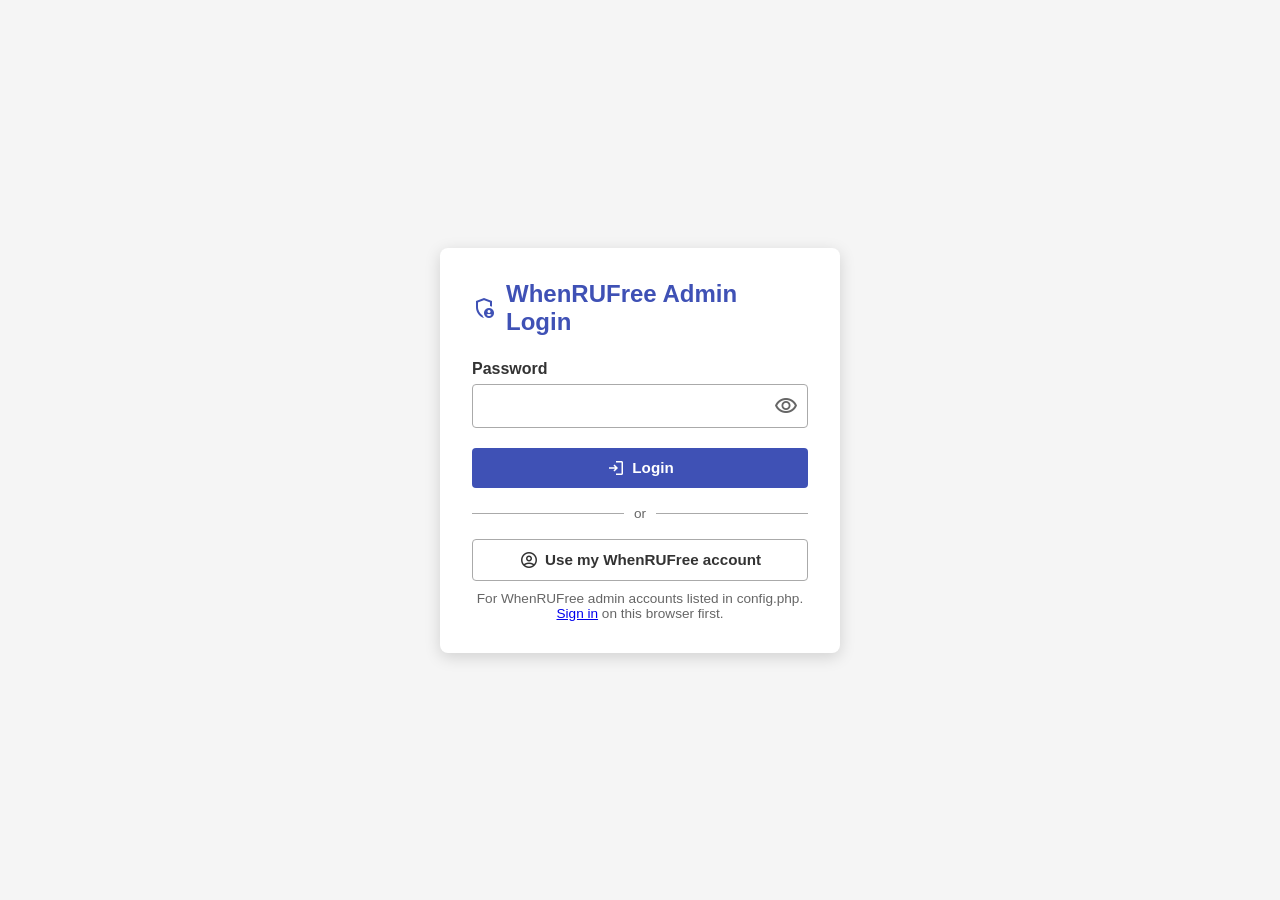
<file: admin.html>
<!DOCTYPE html>
<html lang="en">
<head>
  <meta charset="UTF-8">
  <meta name="viewport" content="width=device-width, initial-scale=1.0">
  <meta name="robots" content="noindex, nofollow">
  <title>WhenRUFree Admin - When RU Free?</title>
  <link rel="stylesheet" href="admin.css?v=20261012a">
</head>
<body>

  <!-- ============================================
       LOGIN SCREEN
       ============================================ -->
  <div id="loginScreen" class="login-screen">
    <div class="login-card">
      <h1><span class="material-symbols-outlined">admin_panel_settings</span> WhenRUFree Admin Login</h1>
      <form id="loginForm">
        <input type="text" name="username" value="admin" autocomplete="username" style="display:none;">
        <div class="form-group">
          <label for="adminPassword">Password</label>
          <div class="pin-field">
            <input type="password" id="adminPassword" name="adminPassword" required autocomplete="current-password">
            <button type="button" id="toggleAdminPassword" class="pin-toggle" aria-label="Show password">
              <span class="material-symbols-outlined" aria-hidden="true">visibility</span>
            </button>
          </div>
        </div>
        <div id="loginError" class="error-msg hide"></div>
        <button type="submit" class="btn btn-primary btn-full">
          <span class="material-symbols-outlined">login</span> Login
        </button>
      </form>
      <div class="login-divider"><span>or</span></div>
      <button type="button" id="accountLoginBtn" class="btn btn-ghost btn-full">
        <span class="material-symbols-outlined">account_circle</span> Use my WhenRUFree account
      </button>
      <p class="login-hint">For WhenRUFree admin accounts listed in <code>config.php</code>. <a href="account.html">Sign in</a> on this browser first.</p>
    </div>
  </div>

  <!-- ============================================
       ADMIN PANEL (hidden until authenticated)
       ============================================ -->
  <div id="adminPanel" class="admin-panel hide">
    <div class="card">
      <!-- Header -->
      <div class="admin-header">
        <h1><span class="material-symbols-outlined">admin_panel_settings</span> WhenRUFree Admin</h1>
        <button id="logoutBtn" class="btn btn-ghost btn-small">
          <span class="material-symbols-outlined">logout</span> Logout
        </button>
      </div>

      <!-- Shown on every tab while a test user is open in this browser -->
      <div id="impersonateBar" class="impersonate-bar hide" role="status">
        <span class="material-symbols-outlined">science</span>
        <span class="impersonate-bar-text">Test user is open in this browser: <strong id="impersonateName">&mdash;</strong></span>
        <button id="impersonateBackBtn" class="btn btn-primary btn-small">
          <span class="material-symbols-outlined">undo</span> Return to my account
        </button>
      </div>

      <!-- Tab Navigation -->
      <div class="admin-tabs" role="tablist">
        <button class="admin-tab active" data-tab="calendars" role="tab" aria-selected="true" aria-controls="tabCalendars">
          <span class="material-symbols-outlined">calendar_month</span> Calendars
        </button>
        <button class="admin-tab" data-tab="hubs" role="tab" aria-selected="false" aria-controls="tabHubs">
          <span class="material-symbols-outlined">hub</span> Hubs
        </button>
        <button class="admin-tab" data-tab="accounts" role="tab" aria-selected="false" aria-controls="tabAccounts">
          <span class="material-symbols-outlined">account_circle</span> Accounts
        </button>
        <button class="admin-tab" data-tab="reports" role="tab" aria-selected="false" aria-controls="tabReports">
          <span class="material-symbols-outlined">flag</span> Reports
          <span class="tab-badge hide" id="reportsTabBadge">0</span>
        </button>
        <button class="admin-tab" data-tab="setup" role="tab" aria-selected="false" aria-controls="tabSetup">
          <span class="material-symbols-outlined">tune</span> Setup Page
        </button>
      </div>

      <!-- ============================================
           TAB: CALENDARS
           ============================================ -->
      <div id="tabCalendars" class="tab-panel" role="tabpanel">

        <!-- Search/Filter Bar -->
        <div class="filter-bar">
          <div class="search-box">
            <span class="material-symbols-outlined">search</span>
            <input type="text" id="searchInput" placeholder="Search by title or token...">
          </div>
          <div class="filter-group">
            <label>
              <input type="checkbox" id="filterPermanent"> Permanent only
            </label>
          </div>
          <button id="refreshBtn" class="btn btn-ghost btn-small">
            <span class="material-symbols-outlined">refresh</span> Refresh
          </button>
        </div>

        <!-- Bulk Actions Bar (hidden until items selected) -->
        <div id="bulkActionsBar" class="bulk-actions-bar hide">
          <span id="selectedCount">0 selected</span>
          <button id="bulkDeleteBtn" class="btn btn-danger btn-small">
            <span class="material-symbols-outlined">delete</span> Delete Selected
          </button>
          <button id="clearSelectionBtn" class="btn btn-ghost btn-small">
            <span class="material-symbols-outlined">close</span> Clear
          </button>
        </div>

        <!-- Calendar Table -->
        <div class="table-container">
          <table id="calendarTable" class="admin-table">
            <thead>
              <tr>
                <th class="col-checkbox">
                  <input type="checkbox" id="selectAll" title="Select all on this page">
                </th>
                <th class="col-id sortable" data-sort="id">ID</th>
                <th class="col-title sortable" data-sort="title">Title</th>
                <th class="col-hub">Hub</th>
                <th class="col-token">Token</th>
                <th class="col-created sortable" data-sort="created_at">Created</th>
                <th class="col-activity sortable" data-sort="last_activity">Last Activity</th>
                <th class="col-users sortable" data-sort="user_count">Users</th>
                <th class="col-permanent">Permanent</th>
                <th class="col-actions">Actions</th>
              </tr>
            </thead>
            <tbody id="calendarTableBody">
              <!-- Populated by JS -->
            </tbody>
          </table>
        </div>

        <!-- Loading/Empty States -->
        <div id="loadingState" class="state-msg hide">
          <span class="material-symbols-outlined spin">progress_activity</span> Loading calendars...
        </div>
        <div id="emptyState" class="state-msg hide">
          <span class="material-symbols-outlined">event_busy</span> No calendars found
        </div>
        <div id="errorState" class="state-msg error hide"></div>

        <!-- Pagination -->
        <div id="pagination" class="pagination hide">
          <button id="prevPage" class="btn btn-ghost btn-small" disabled>
            <span class="material-symbols-outlined">chevron_left</span>
          </button>
          <span id="pageInfo">Page 1 of 1</span>
          <button id="nextPage" class="btn btn-ghost btn-small" disabled>
            <span class="material-symbols-outlined">chevron_right</span>
          </button>
        </div>

      </div><!-- /tabCalendars -->

      <!-- ============================================
           TAB: HUBS
           ============================================ -->
      <div id="tabHubs" class="tab-panel hide" role="tabpanel">

        <div class="filter-bar">
          <div class="search-box">
            <span class="material-symbols-outlined">search</span>
            <input type="text" id="hubSearchInput" placeholder="Search by title, token, or organiser...">
          </div>
          <div class="filter-group">
            <label>
              <input type="checkbox" id="hubFilterPermanent"> Permanent only
            </label>
          </div>
          <button id="hubRefreshBtn" class="btn btn-ghost btn-small">
            <span class="material-symbols-outlined">refresh</span> Refresh
          </button>
        </div>

        <div id="hubBulkActionsBar" class="bulk-actions-bar hide">
          <span id="hubSelectedCount">0 selected</span>
          <button id="hubBulkDeleteBtn" class="btn btn-danger btn-small">
            <span class="material-symbols-outlined">delete</span> Delete Selected
          </button>
          <button id="hubClearSelectionBtn" class="btn btn-ghost btn-small">
            <span class="material-symbols-outlined">close</span> Clear
          </button>
        </div>

        <div class="table-container">
          <table id="hubTable" class="admin-table">
            <thead>
              <tr>
                <th class="col-checkbox">
                  <input type="checkbox" id="hubSelectAll" title="Select all on this page">
                </th>
                <th class="col-id sortable" data-sort="id">ID</th>
                <th class="col-title sortable" data-sort="title">Title</th>
                <th class="col-token">Token</th>
                <th class="col-organiser sortable" data-sort="organiser_name">Organiser</th>
                <th class="col-created sortable" data-sort="created_at">Created</th>
                <th class="col-activity sortable" data-sort="last_activity">Last Activity</th>
                <th class="col-cal-count sortable" data-sort="calendar_count">Calendars</th>
                <th class="col-permanent">Permanent</th>
                <th class="col-actions">Actions</th>
              </tr>
            </thead>
            <tbody id="hubTableBody">
            </tbody>
          </table>
        </div>

        <div id="hubLoadingState" class="state-msg hide">
          <span class="material-symbols-outlined spin">progress_activity</span> Loading Hubs...
        </div>
        <div id="hubEmptyState" class="state-msg hide">
          <span class="material-symbols-outlined">hub</span> No Hubs found
        </div>
        <div id="hubErrorState" class="state-msg error hide"></div>

        <div id="hubPagination" class="pagination hide">
          <button id="hubPrevPage" class="btn btn-ghost btn-small" disabled>
            <span class="material-symbols-outlined">chevron_left</span>
          </button>
          <span id="hubPageInfo">Page 1 of 1</span>
          <button id="hubNextPage" class="btn btn-ghost btn-small" disabled>
            <span class="material-symbols-outlined">chevron_right</span>
          </button>
        </div>

      </div><!-- /tabHubs -->

      <!-- ============================================
           TAB: ACCOUNTS
           ============================================ -->
      <div id="tabAccounts" class="tab-panel hide" role="tabpanel">

        <div id="accountStats" class="account-stats"></div>

        <div class="filter-bar">
          <div class="search-box">
            <span class="material-symbols-outlined">search</span>
            <input type="text" id="accountSearchInput" maxlength="20" placeholder="Search by username (starts with)..." autocomplete="off">
          </div>
          <button id="accountRefreshBtn" class="btn btn-ghost btn-small">
            <span class="material-symbols-outlined">refresh</span> Refresh
          </button>
        </div>

        <div class="table-container">
          <table id="accountTable" class="admin-table">
            <thead>
              <tr>
                <th class="col-id">ID</th>
                <th class="col-title">Username</th>
                <th class="col-organiser">Profile name</th>
                <th class="col-created">Created</th>
                <th class="col-activity">Last seen</th>
                <th class="col-users">Calendars</th>
                <th class="col-cal-count">Hubs</th>
                <th class="col-actions">Actions</th>
              </tr>
            </thead>
            <tbody id="accountTableBody">
            </tbody>
          </table>
        </div>
        <p class="account-note">Shows the 100 most recently active accounts. No emails or provider profiles are stored.</p>

        <!-- ============================================
             TEST USERS (admin-created, for testing only)
             ============================================ -->
        <div class="setup-section" id="testUsersSection">
          <div class="setup-section-head">
            <h2><span class="material-symbols-outlined">science</span> Test users</h2>
            <button id="testUserRefreshBtn" class="btn btn-ghost btn-small">
              <span class="material-symbols-outlined">refresh</span> Refresh
            </button>
          </div>
          <p class="setup-hint">
            Accounts that exist only for testing. They have no way to sign in on their own &mdash; press
            <strong>Open as</strong> and that test user stays signed in on this browser until you press
            <strong>Return to my account</strong>. Use them to join calendars, book slots and test privacy
            modes as a second person.
          </p>
          <p class="setup-hint-sm">
            Cookies are shared by every tab in one browser, so open a <strong>private window</strong> for each
            extra test user. Opening one replaces whichever test user was open.
          </p>

          <div class="test-user-form">
            <div class="setup-field-row">
              <label for="testUsernameInput">Username</label>
              <input type="text" id="testUsernameInput" class="setup-input" maxlength="20" placeholder="e.g. test1" autocomplete="off">
              <span class="setup-field-hint">3-20: a-z, 0-9, _</span>
            </div>
            <div class="setup-field-row">
              <label for="testNameInput">Name on calendars</label>
              <input type="text" id="testNameInput" class="setup-input" maxlength="32" placeholder="e.g. Test User 1" autocomplete="off">
            </div>
            <div class="setup-field-row">
              <label for="testCountInput">How many</label>
              <input type="number" id="testCountInput" class="setup-num-input" min="1" max="10" value="1">
              <span class="setup-field-hint">1 - 10, numbered</span>
            </div>
            <div class="setup-save-bar">
              <button id="addTestUserBtn" class="btn btn-primary btn-small">
                <span class="material-symbols-outlined">person_add</span> Add test user
              </button>
              <button id="wipeTestUsersBtn" class="btn btn-ghost btn-small">
                <span class="material-symbols-outlined">delete_sweep</span> Delete all test users
              </button>
              <span id="testUserStatus" class="setup-status"></span>
            </div>
          </div>

          <p id="testUserUnavailable" class="account-note hide">
            Test users are not set up on this server yet. Run <code>migrations/015_admin_test_users.sql</code> first.
          </p>

          <div class="table-container">
            <table id="testUserTable" class="admin-table">
              <thead>
                <tr>
                  <th class="col-id">ID</th>
                  <th class="col-title">Username</th>
                  <th class="col-organiser">Name on calendars</th>
                  <th class="col-created">Created</th>
                  <th class="col-activity">Last seen</th>
                  <th class="col-users">Calendars</th>
                  <th class="col-cal-count">Hubs</th>
                  <th class="col-actions">Actions</th>
                </tr>
              </thead>
              <tbody id="testUserTableBody"></tbody>
            </table>
          </div>
          <p id="testUserEmpty" class="account-note hide">No test users yet.</p>
        </div>

        <div id="accountLoadingState" class="state-msg hide">
          <span class="material-symbols-outlined spin">progress_activity</span> Loading accounts...
        </div>
        <div id="accountEmptyState" class="state-msg hide">
          <span class="material-symbols-outlined">person_off</span> No accounts found
        </div>
        <div id="accountErrorState" class="state-msg error hide"></div>

      </div><!-- /tabAccounts -->

      <!-- ============================================
           TAB: REPORTS
           ============================================ -->
      <div id="tabReports" class="tab-panel hide" role="tabpanel">

        <div class="setup-header">
          <p class="setup-intro">Reports sent by calendar organisers from the Manage person menu. <strong>Dismiss</strong> closes a report and leaves the person alone; <strong>Delete account</strong> removes their account and everything it owns. Usernames are shown here only.</p>
          <div class="setup-save-bar">
            <span id="reportsStatus" class="setup-status"></span>
            <button id="reportsRefreshBtn" class="btn btn-ghost btn-small">
              <span class="material-symbols-outlined">refresh</span> Refresh
            </button>
          </div>
        </div>

        <div class="table-container">
          <table id="reportTable" class="admin-table">
            <thead>
              <tr>
                <th class="rp-id">ID</th>
                <th class="rp-name">Reported name</th>
                <th class="rp-username">Username</th>
                <th class="rp-reason">Reason</th>
                <th class="rp-calendar">Calendar</th>
                <th class="rp-reporter">Reported by</th>
                <th class="rp-when">Reported</th>
                <th class="rp-actions">Actions</th>
              </tr>
            </thead>
            <tbody id="reportTableBody">
            </tbody>
          </table>
        </div>
        <p class="account-note">Open reports come first. Details, when given, show under the reason.</p>

        <div id="reportLoadingState" class="state-msg hide">
          <span class="material-symbols-outlined spin">progress_activity</span> Loading reports...
        </div>
        <div id="reportEmptyState" class="state-msg hide">
          <span class="material-symbols-outlined">flag</span> No reports
        </div>
        <div id="reportErrorState" class="state-msg error hide"></div>

      </div><!-- /tabReports -->

      <!-- ============================================
           TAB: SETUP PAGE CUSTOMISER
           ============================================ -->
      <div id="tabSetup" class="tab-panel hide" role="tabpanel">

        <div class="setup-header">
          <p class="setup-intro">Customise the defaults and options shown on the calendar creation page (<strong>index.html</strong>) and the example buttons on the <strong>Templates page</strong> (<strong>ideas.html</strong>). Changes are saved to the database (<code>site_config</code> table) and take effect immediately for new visitors.</p>
          <div id="setupSaveBar" class="setup-save-bar">
            <span id="setupStatus" class="setup-status"></span>
            <button id="saveConfigBtn" class="btn btn-primary">
              <span class="material-symbols-outlined">save</span> Save Changes
            </button>
          </div>
        </div>

        <!-- SECTION: Slots -->
        <div class="setup-section">
          <div class="setup-section-head">
            <h2><span class="material-symbols-outlined">view_agenda</span> Slots</h2>
            <button id="addSlotExampleBtn" class="btn btn-ghost btn-small">
              <span class="material-symbols-outlined">add</span> Add Example
            </button>
          </div>
          <p class="setup-hint">Controls the maximum number of slots allowed per calendar, the example chip buttons, and the default slots pre-filled when the page loads.</p>

          <div class="setup-field-row">
            <label for="slotsMaxInput">Max slots per calendar</label>
            <input type="number" id="slotsMaxInput" min="1" value="6" class="setup-num-input">
            <span class="setup-field-hint">Min 1, no upper limit</span>
          </div>

          <h3 class="setup-subhead">Example chips <span class="setup-subhint">(shown as quick-add buttons)</span></h3>
          <div id="slotExamplesWrap" class="setup-list setup-chip-list"></div>

          <h3 class="setup-subhead">Default slots <span class="setup-subhint">(pre-filled on page load)</span></h3>
          <div id="slotDefaultsWrap" class="setup-list setup-chip-list"></div>
          <button id="addSlotDefaultBtn" class="btn btn-ghost btn-small" style="margin-top:6px;">
            <span class="material-symbols-outlined">add</span> Add Default
          </button>
          <div class="setup-section-save">
            <button class="btn btn-primary btn-small js-save-config">
              <span class="material-symbols-outlined">save</span> Save
            </button>
            <span class="js-setup-status setup-status"></span>
          </div>
        </div>

        <!-- SECTION: Options -->
        <div class="setup-section">
          <div class="setup-section-head">
            <h2><span class="material-symbols-outlined">checklist</span> Options</h2>
            <button id="addPresetBtn" class="btn btn-ghost btn-small">
              <span class="material-symbols-outlined">add</span> Add Preset
            </button>
          </div>
          <p class="setup-hint">Controls the maximum number of status options per calendar, the preset chip buttons, and the default options pre-filled on page load.</p>

          <div class="setup-field-row">
            <label for="optionsMaxInput">Max options per calendar</label>
            <input type="number" id="optionsMaxInput" min="1" value="5" class="setup-num-input">
            <span class="setup-field-hint">Min 1, no upper limit</span>
          </div>

          <h3 class="setup-subhead">Preset groups <span class="setup-subhint">(each chip loads a set of options)</span></h3>
          <div id="presetsWrap" class="setup-list"></div>

          <h3 class="setup-subhead">Default options <span class="setup-subhint">(pre-filled on page load)</span></h3>
          <p class="setup-hint-sm">Each row: label and weight (0-5, higher = better).</p>
          <div id="optDefaultsWrap" class="setup-list setup-chip-list"></div>
          <button id="addOptDefaultBtn" class="btn btn-ghost btn-small" style="margin-top:6px;">
            <span class="material-symbols-outlined">add</span> Add Default
          </button>
          <div class="setup-section-save">
            <button class="btn btn-primary btn-small js-save-config">
              <span class="material-symbols-outlined">save</span> Save
            </button>
            <span class="js-setup-status setup-status"></span>
          </div>
        </div>

        <!-- SECTION: Dates -->
        <div class="setup-section">
          <div class="setup-section-head">
            <h2><span class="material-symbols-outlined">date_range</span> Dates</h2>
            <button id="addDatePresetBtn" class="btn btn-ghost btn-small">
              <span class="material-symbols-outlined">add</span> Add Preset
            </button>
          </div>
          <p class="setup-hint">Controls the maximum calendar date range and the quick preset chip buttons.</p>

          <div class="setup-field-row">
            <label for="maxRangeDaysInput">Max date range (days)</label>
            <input type="number" id="maxRangeDaysInput" min="1" max="365" value="360" class="setup-num-input">
            <span class="setup-field-hint">1 - 365</span>
          </div>

          <h3 class="setup-subhead">Quick preset chips <span class="setup-subhint">(label + day offset from today)</span></h3>
          <div class="setup-col-heads setup-date-heads">
            <span>Label</span><span>Days offset</span><span></span>
          </div>
          <div id="datePresetsWrap" class="setup-list"></div>
          <div class="setup-section-save">
            <button class="btn btn-primary btn-small js-save-config">
              <span class="material-symbols-outlined">save</span> Save
            </button>
            <span class="js-setup-status setup-status"></span>
          </div>
        </div>

        <!-- SECTION: Template examples -->
        <div class="setup-section">
          <div class="setup-section-head">
            <h2><span class="material-symbols-outlined">link</span> Template examples</h2>
            <button id="addExampleBtn" class="btn btn-ghost btn-small">
              <span class="material-symbols-outlined">add</span> Add Example
            </button>
          </div>
          <p class="setup-hint">
            Adds an <strong>Example</strong> button to a card on the <a href="ideas.html" target="_blank" rel="noopener">Templates page</a>.
            The card list is read from <code>ideas.html</code>, so it always matches the page.
            Turn on <em>Permanent</em> for the demo calendar on the <strong>Calendars</strong> tab, or the daily cleanup job will delete it.
          </p>

          <h3 class="setup-subhead">Example buttons <span class="setup-subhint">(one per template card)</span></h3>
          <div class="setup-col-heads setup-example-heads">
            <span>Template card</span><span>Link</span><span>Button text</span><span>Icon</span><span>Emoji</span><span></span>
          </div>
          <div id="examplesWrap" class="setup-list"></div>
          <div class="setup-section-save">
            <button class="btn btn-primary btn-small js-save-config">
              <span class="material-symbols-outlined">save</span> Save
            </button>
            <span class="js-setup-status setup-status"></span>
          </div>
        </div>

        <!-- SECTION: Retention / Auto-delete -->
        <div class="setup-section">
          <div class="setup-section-head">
            <h2><span class="material-symbols-outlined">delete_history</span> Auto-delete</h2>
          </div>
          <p class="setup-hint">
            Calendars with no Submit/Save activity (i.e. no <code>last_activity</code> update) for this many days will be automatically deleted by the daily cleanup job.
            <strong>Permanent calendars are always protected</strong> regardless of this setting &mdash; toggle the <em>Permanent</em> switch on the <strong>Calendars</strong> tab to keep a specific calendar forever.
          </p>

          <div class="setup-field-row">
            <label for="retentionDaysInput">Calendars: inactive days before auto-delete</label>
            <input type="number" id="retentionDaysInput" min="1" max="3650" value="40" class="setup-num-input">
            <span class="setup-field-hint">1 - 3650 (default 30)</span>
          </div>

          <p class="setup-hint" style="margin-top:16px;">
            Hubs with no activity for this many days are automatically deleted by the same cleanup job.
            Activity includes Submit/Save on linked calendars, Hub management actions,
            and opening a calendar from the Hub list.
            Child calendars are <strong>detached</strong>, not deleted.
            <strong>Permanent Hubs</strong> are protected &mdash; toggle <em>Permanent</em> on the <strong>Hubs</strong> tab.
          </p>

          <div class="setup-field-row">
            <label for="hubRetentionDaysInput">Hubs: inactive days before auto-delete</label>
            <input type="number" id="hubRetentionDaysInput" min="1" max="3650" value="40" class="setup-num-input">
            <span class="setup-field-hint">1 - 3650 (default 30)</span>
          </div>

          <p class="setup-hint-sm" style="margin-top:8px;">
            Note: deletion runs from the server's nightly <code>cleanup.php</code> cron job. Changes here take effect on the next scheduled run.
          </p>

          <div class="setup-section-save">
            <button class="btn btn-primary btn-small js-save-config">
              <span class="material-symbols-outlined">save</span> Save
            </button>
            <span class="js-setup-status setup-status"></span>
          </div>
        </div>

        <!-- Bottom save bar -->
        <div class="setup-save-bar setup-save-bar-bottom">
          <button id="saveConfigBtn2" class="btn btn-primary">
            <span class="material-symbols-outlined">save</span> Save Changes
          </button>
          <button id="reloadConfigBtn" class="btn btn-ghost btn-small">
            <span class="material-symbols-outlined">refresh</span> Reload from server
          </button>
          <span id="setupStatus2" class="setup-status"></span>
        </div>

      </div><!-- /tabSetup -->

    </div>
  </div>

  <!-- ============================================
       DELETE CONFIRMATION MODAL (single)
       ============================================ -->
  <div id="deleteModal" class="modal hide">
    <div class="modal-backdrop"></div>
    <div class="modal-content">
      <h2><span class="material-symbols-outlined">warning</span> Delete Calendar</h2>
      <p>Are you sure you want to delete this calendar?</p>
      <p class="modal-detail" id="deleteCalendarInfo"></p>
      <p class="warn">This action cannot be undone. All users and availability data will be permanently deleted.</p>
      <div class="modal-actions">
        <button id="cancelDelete" class="btn btn-ghost">Cancel</button>
        <button id="confirmDelete" class="btn btn-danger">Delete</button>
      </div>
    </div>
  </div>

  <!-- ============================================
       BULK DELETE CONFIRMATION MODAL
       ============================================ -->
  <div id="bulkDeleteModal" class="modal hide">
    <div class="modal-backdrop"></div>
    <div class="modal-content">
      <h2><span class="material-symbols-outlined">warning</span> Delete Multiple Calendars</h2>
      <p>Are you sure you want to delete <strong id="bulkDeleteCount">0</strong> calendars?</p>
      <div class="modal-detail" id="bulkDeleteList" style="max-height: 200px; overflow-y: auto;"></div>
      <p class="warn">This action cannot be undone. All users and availability data will be permanently deleted.</p>
      <div class="form-group" style="margin-top: 16px;">
        <label for="bulkConfirmInput">Type <strong>DELETE</strong> to confirm:</label>
        <input type="text" id="bulkConfirmInput" placeholder="DELETE" autocomplete="off">
      </div>
      <div class="modal-actions">
        <button id="cancelBulkDelete" class="btn btn-ghost">Cancel</button>
        <button id="confirmBulkDelete" class="btn btn-danger" disabled>Delete All</button>
      </div>
    </div>
  </div>

  <!-- ============================================
       DELETE HUB CONFIRMATION MODAL (single)
       ============================================ -->
  <div id="deleteHubModal" class="modal hide">
    <div class="modal-backdrop"></div>
    <div class="modal-content">
      <h2><span class="material-symbols-outlined">warning</span> Delete Hub</h2>
      <p>Are you sure you want to delete this Hub?</p>
      <p class="modal-detail" id="deleteHubInfo"></p>
      <p class="warn">Child calendars will <strong>not</strong> be deleted &mdash; they will be detached and remain standalone. Hub sessions will be removed. This action cannot be undone.</p>
      <div class="modal-actions">
        <button id="cancelDeleteHub" class="btn btn-ghost">Cancel</button>
        <button id="confirmDeleteHub" class="btn btn-danger">Delete Hub</button>
      </div>
    </div>
  </div>

  <!-- ============================================
       BULK DELETE HUB CONFIRMATION MODAL
       ============================================ -->
  <div id="bulkDeleteHubModal" class="modal hide">
    <div class="modal-backdrop"></div>
    <div class="modal-content">
      <h2><span class="material-symbols-outlined">warning</span> Delete Multiple Hubs</h2>
      <p>Are you sure you want to delete <strong id="bulkDeleteHubCount">0</strong> Hubs?</p>
      <div class="modal-detail" id="bulkDeleteHubList" style="max-height: 200px; overflow-y: auto;"></div>
      <p class="warn">Child calendars will <strong>not</strong> be deleted &mdash; they will be detached and remain standalone. This action cannot be undone.</p>
      <div class="form-group" style="margin-top: 16px;">
        <label for="bulkDeleteHubConfirmInput">Type <strong>DELETE</strong> to confirm:</label>
        <input type="text" id="bulkDeleteHubConfirmInput" placeholder="DELETE" autocomplete="off">
      </div>
      <div class="modal-actions">
        <button id="cancelBulkDeleteHub" class="btn btn-ghost">Cancel</button>
        <button id="confirmBulkDeleteHub" class="btn btn-danger" disabled>Delete All</button>
      </div>
    </div>
  </div>

  <!-- ============================================
       DELETE USER CONFIRMATION MODAL
       ============================================ -->
  <div id="deleteUserModal" class="modal hide">
    <div class="modal-backdrop"></div>
    <div class="modal-content">
      <h2><span class="material-symbols-outlined">person_remove</span> Delete User</h2>
      <p>Are you sure you want to delete this user?</p>
      <p class="modal-detail" id="deleteUserInfo"></p>
      <p class="warn">This will permanently remove the user and all their availability data.</p>
      <div class="modal-actions">
        <button id="cancelDeleteUser" class="btn btn-ghost">Cancel</button>
        <button id="confirmDeleteUser" class="btn btn-danger">Delete User</button>
      </div>
    </div>
  </div>

  <!-- Material Symbols Font -->
  <link rel="stylesheet" href="https://fonts.googleapis.com/css2?family=Material+Symbols+Outlined:opsz,wght,FILL,GRAD@24,400,0,0">

  <script src="emoji.js?v=20261008b"></script>
  <script src="admin-core.js?v=20261010a"></script>
  <script src="admin-calendars.js?v=20261008b"></script>
  <script src="admin-hubs.js?v=20261008b"></script>
  <script src="admin-accounts.js?v=20261012a"></script>
  <script src="admin-reports.js?v=20261017a"></script>
  <script src="admin-setup.js?v=20261009a"></script>
</body>
</html>
</file>
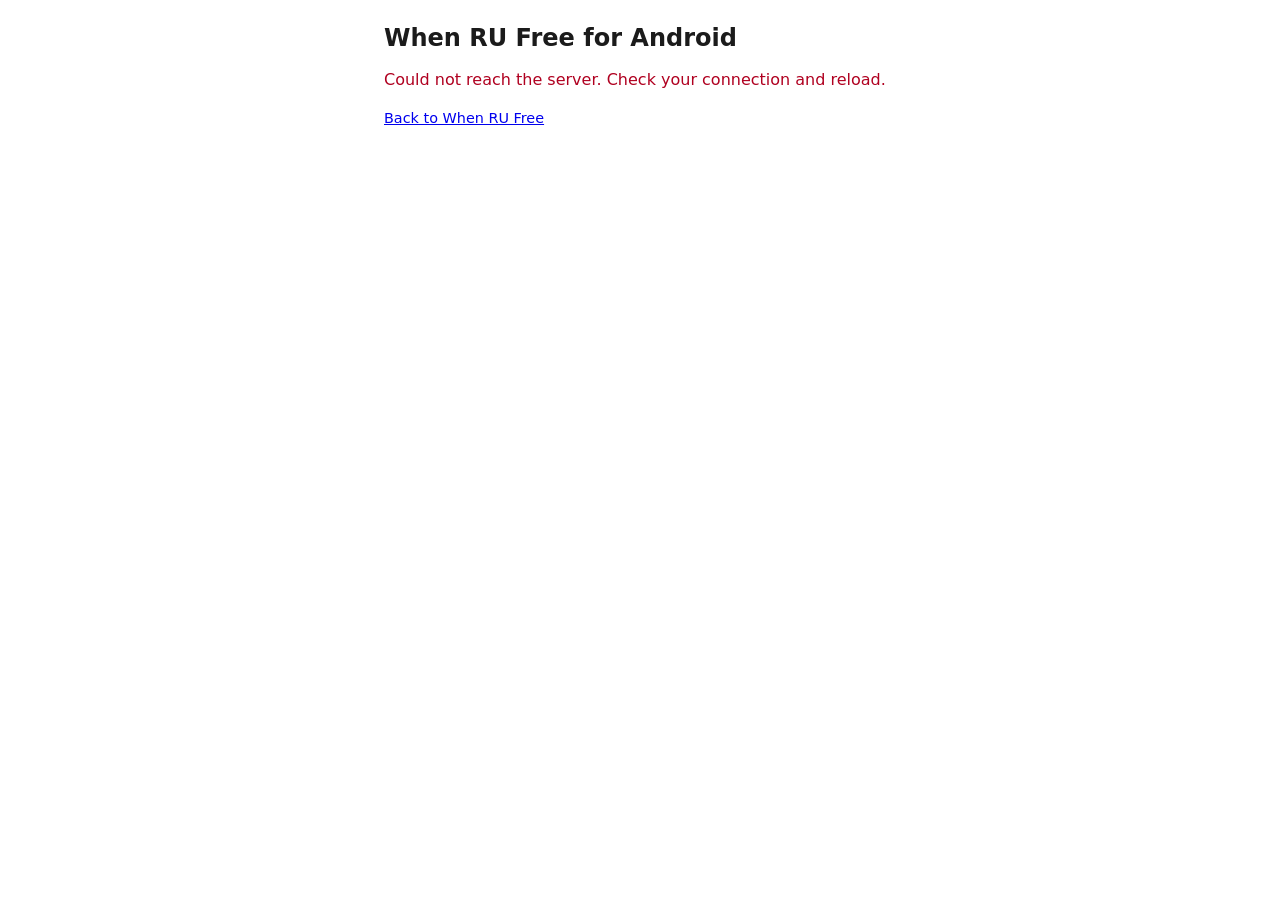
<file: app-link.html>
<!DOCTYPE html>
<html lang="en">
<head>
  <meta charset="UTF-8" />
  <meta name="viewport" content="width=device-width, initial-scale=1.0" />
  <meta name="referrer" content="no-referrer" />
  <meta name="robots" content="noindex" />
  <title>Open the app - When RU Free</title>
  <style>
    * { box-sizing: border-box; }
    body { font-family: system-ui, -apple-system, "Segoe UI", Roboto, sans-serif; padding: 24px; max-width: 560px; margin: 0 auto; background: #fff; color: #1b1b1b; }
    h1 { font-size: 1.5rem; margin: 0 0 8px; font-weight: 700; }
    p { line-height: 1.5; }
    .card { border: 1px solid #d8d8d8; border-radius: 14px; padding: 20px; margin: 20px 0; }
    .btn { display: block; width: 100%; padding: 14px 16px; border-radius: 12px; border: 0; background: #1f5f5b; color: #fff; font-size: 1rem; font-weight: 600; text-align: center; text-decoration: none; cursor: pointer; }
    .btn.secondary { background: #fff; color: #1f5f5b; border: 1px solid #1f5f5b; margin-top: 10px; }
    .code { font-family: ui-monospace, SFMono-Regular, Menlo, monospace; font-size: 1.15rem; letter-spacing: 0.06em; word-break: break-all; background: #f4f4f4; border-radius: 10px; padding: 12px; margin: 12px 0; }
    .muted { color: #666; font-size: 0.9rem; }
    .status { font-size: 0.95rem; margin-top: 12px; }
    .error { color: #b00020; }
  </style>
</head>
<body>
  <h1>When RU Free for Android</h1>
  <p id="intro">Checking whether you are signed in&hellip;</p>

  <!-- Signed out: offer the normal sign-in routes, then come back here. -->
  <div id="signin" class="card" hidden>
    <p>Sign in first, then you will come back to this page and the app will finish setting up.</p>
    <a class="btn" id="google" href="api.php?action=oauth_start&amp;provider=google&amp;return=app-link.html">Sign in with Google</a>
    <a class="btn secondary" id="facebook" href="api.php?action=oauth_start&amp;provider=facebook&amp;return=app-link.html">Sign in with Facebook</a>
    <a class="btn secondary" href="account.html">Sign in with a passkey</a>
  </div>

  <!-- Signed in: hand the app a one-time code. -->
  <div id="handoff" class="card" hidden>
    <p>Signed in as <strong id="who">you</strong>. Send this to the app:</p>
    <a class="btn" id="openApp" href="#">Open the When RU Free app</a>
    <p class="muted">If nothing happens, copy the code below and paste it into the app's sign-in screen.</p>
    <div class="code" id="code">-</div>
    <button class="btn secondary" id="copy" type="button">Copy code</button>
    <p class="status muted" id="status"></p>
  </div>

  <p class="muted"><a href="index.html">Back to When RU Free</a></p>

  <script>
  (function () {
    var api = 'api.php';
    var signedIn = false;
    var csrf = null;

    function $(id) { return document.getElementById(id); }

    function getJson(url) {
      return fetch(url, { credentials: 'same-origin', headers: { Accept: 'application/json' } })
        .then(function (r) { return r.json(); });
    }

    function post(action) {
      return getJson(api + '?action=csrf_token').then(function (t) {
        csrf = t.csrf_token;
        return fetch(api + '?action=' + action, {
          method: 'POST',
          credentials: 'same-origin',
          headers: { 'Content-Type': 'application/json', 'X-CSRF-Token': csrf, Accept: 'application/json' },
          body: '{}'
        });
      }).then(function (r) { return r.json(); });
    }

    function showSignIn(methods) {
      $('intro').textContent = 'You are not signed in yet.';
      $('signin').hidden = false;
      if (methods && methods.google === false) $('google').hidden = true;
      if (methods && methods.facebook === false) $('facebook').hidden = true;
    }

    function showHandoff(code, name) {
      $('intro').textContent = 'Almost done - hand the code to the app.';
      $('handoff').hidden = false;
      $('who').textContent = name || 'your account';
      $('code').textContent = code;
      var link = 'whenrufree://auth?code=' + encodeURIComponent(code);
      $('openApp').setAttribute('href', link);
      $('status').textContent = 'This code works once, for 5 minutes.';

      $('copy').addEventListener('click', function () {
        if (navigator.clipboard) {
          navigator.clipboard.writeText(code).then(function () {
            $('status').textContent = 'Copied.';
          });
        }
      });

      // Try the hand-off straight away; the button stays as the fallback.
      window.location.href = link;
    }

    getJson(api + '?action=account_me').then(function (me) {
      signedIn = !!(me && me.signed_in);
      if (!signedIn) {
        showSignIn(me && me.methods);
        return;
      }
      return post('account_app_link_mint').then(function (res) {
        if (res && res.code) {
          showHandoff(res.code, me.display_name || me.username);
        } else {
          $('intro').textContent = 'Could not create a sign-in code.';
          $('intro').className = 'error';
        }
      });
    }).catch(function () {
      $('intro').textContent = 'Could not reach the server. Check your connection and reload.';
      $('intro').className = 'error';
    });
  })();
  </script>
</body>
</html>
</file>
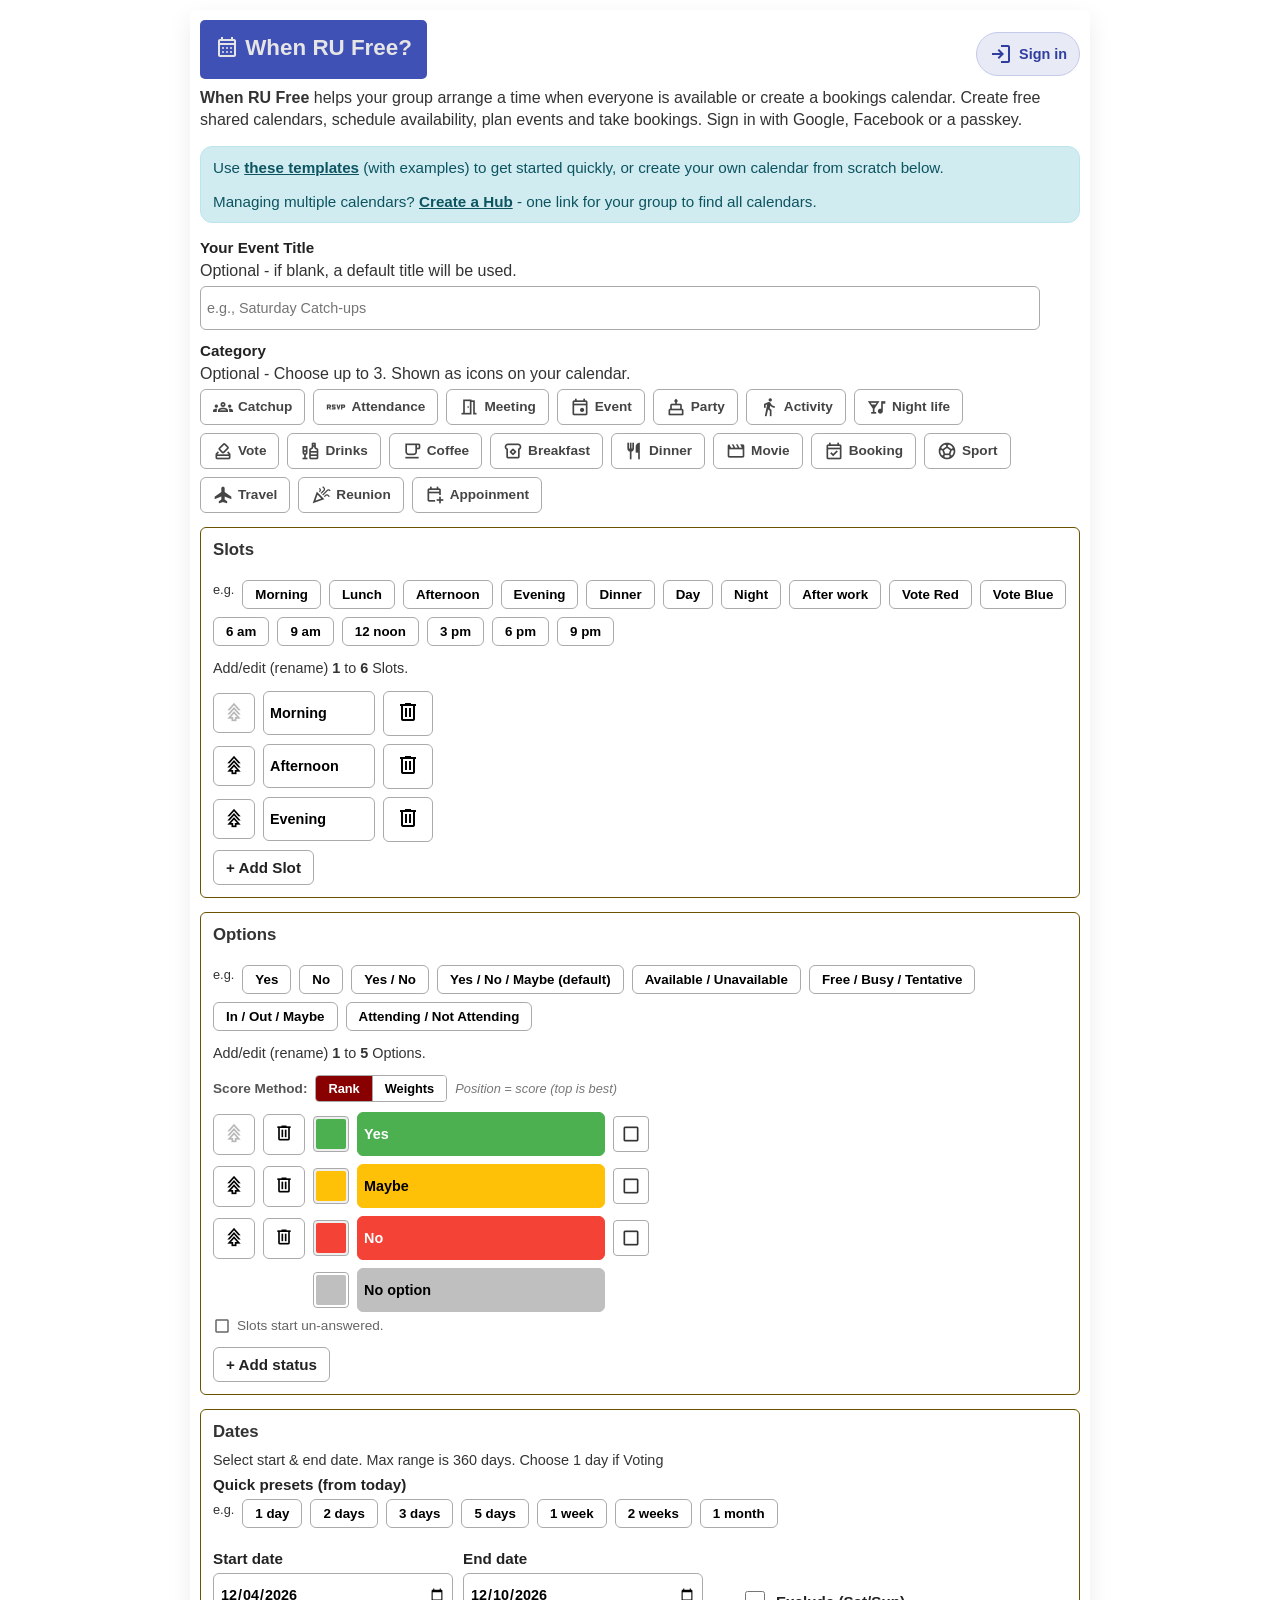
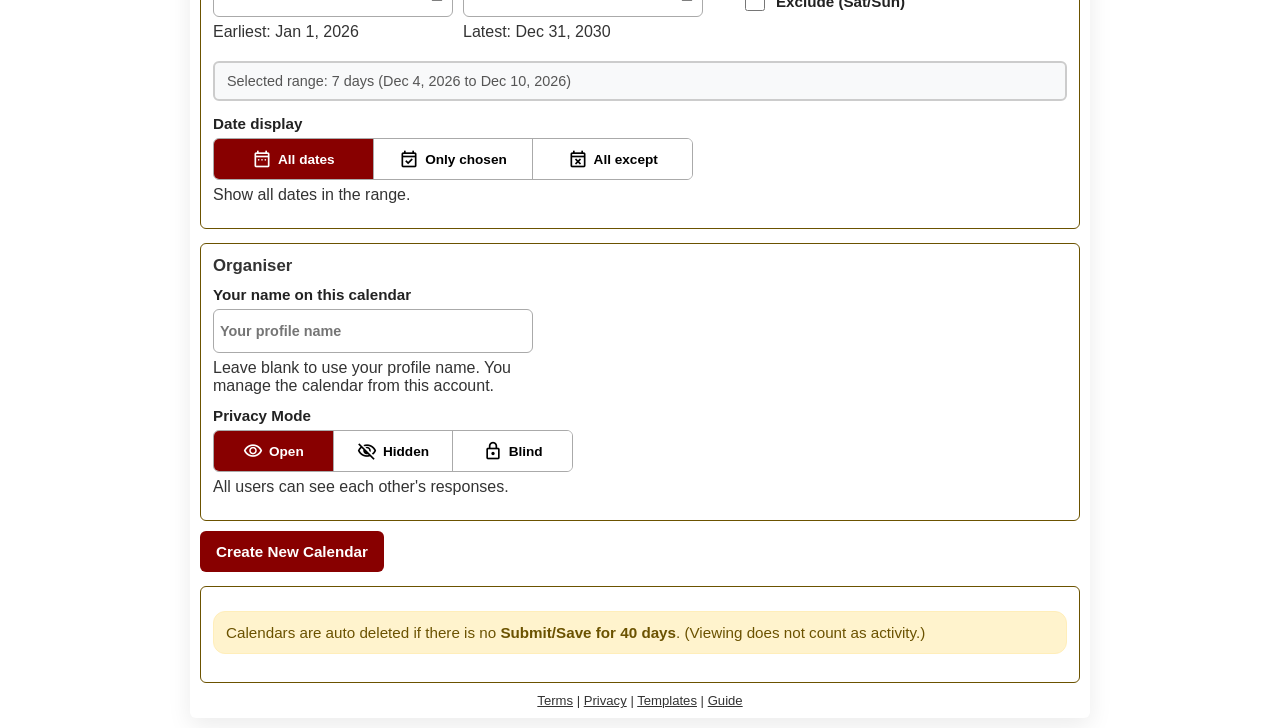
<file: calendar.html>
<!DOCTYPE html>
<html lang="en">
<head>
  <meta charset="UTF-8" />
  <meta name="viewport" content="width=device-width, initial-scale=1.0"/>
  <meta name="referrer" content="no-referrer" />
  <meta name="robots" content="noindex, nofollow">
  <title>When RU Free</title>


  <!-- Self-hosted Material Symbols (place woff2 in /fonts/) -->
  <style>
    @font-face{
      font-family:'Material Symbols Outlined';
      font-style:normal;
      font-weight:400;
      src:url('fonts/material-symbols-outlined.woff2') format('woff2');
    }
    .material-symbols-outlined{
      font-family:'Material Symbols Outlined';
      font-weight:normal;
      font-style:normal;
      font-size:24px;
      line-height:1;
      letter-spacing:normal;
      text-transform:none;
      display:inline-block;
      white-space:nowrap;
      word-wrap:normal;
      direction:ltr;
      -webkit-font-feature-settings:'liga';
      font-feature-settings:'liga';
      -webkit-font-smoothing:antialiased;
    }
  </style>
  <!-- App styles -->
  <link rel="stylesheet" href="calendar.css?v=20261017g">
  <link rel="stylesheet" href="emoji.css?v=20260926b">
  <link rel="stylesheet" href="account.css?v=20261012a">
</head>
<body>
<header>

  <div class="logo">
    <h1 id="calendarTitle">When RU Free <span class="material-symbols-outlined" aria-hidden="true">groups</span></h1>
    <span id="serverStatus" class="server-status hide">Checking Server...</span>
  </div>
  <div class="controls">
    <!-- Profile link (signed-in account) -->
    <span id="accountBadge"></span>
    <!-- People on this calendar (opens modal) -->
    <button id="userSelectBtn" class="btn btn-ghost icon-btn" type="button" title="People" aria-label="People on this calendar" aria-haspopup="dialog">
      <span class="material-symbols-outlined" aria-hidden="true">group</span>
    </button>
    <!-- Share (organiser only) -->
    <button id="shareBtn" class="btn btn-ghost icon-btn" type="button" title="Share" aria-label="Share" style="display:none;">
      <span class="material-symbols-outlined" aria-hidden="true">share</span>
    </button>
    <!-- Calendar settings (organiser only) -->
    <button id="settingsBtn" class="btn btn-ghost icon-btn" type="button" title="Calendar settings" aria-label="Calendar settings" aria-haspopup="dialog" style="display:none;">
      <span class="material-symbols-outlined" aria-hidden="true">settings</span>
    </button>
    <!-- Submit/Save button - hidden initially to prevent flash -->
    <button id="submitBtn" class="btn btn-submit icon-btn is-saved init-hidden" type="button" disabled title="Saved" aria-label="Saved">
      <span id="submitBtnIcon" class="material-symbols-outlined" aria-hidden="true">lock</span>
    </button>
    <!-- Reports waiting for the organiser (organiser only) -->
    <button id="reportsBtn" class="btn btn-ghost icon-btn has-badge" type="button" title="Reports" aria-label="Reports on this calendar" aria-haspopup="dialog" style="display:none;">
      <span class="material-symbols-outlined" aria-hidden="true">flag</span>
      <span id="reportsBtnBadge" class="icon-badge"></span>
    </button>
    <!-- Reset My Availability (all authenticated users) -->
    <button id="resetMineBtn" class="btn btn-danger icon-btn" type="button" title="Reset my availability" aria-label="Reset my availability" style="display:none;">
      <span class="material-symbols-outlined" aria-hidden="true">delete</span>
    </button>
    <!-- Reset All (organiser only) -->
    <button id="resetAllBtn" class="btn btn-danger icon-btn" type="button" title="Reset ALL availability (organiser)" aria-label="Reset ALL availability (organiser)" style="display:none;">
      <span class="material-symbols-outlined" aria-hidden="true">warning</span>
    </button>
  </div>
</header>

<div id="hubBar" class="hub-bar" style="display:none;">
  <span class="material-symbols-outlined" aria-hidden="true">hub</span>
  <span id="hubBarText"></span>
  <a id="hubBarLink" class="hub-bar-link" href="#">View Hub</a>
  <button type="button" id="hubAddBtn" class="btn btn-ghost btn-sm" style="display:none;">Add to Hub</button>
  <button type="button" id="hubRemoveBtn" class="btn btn-ghost btn-sm" style="display:none;">Remove from Hub</button>
</div>

<main>
  <section class="analysis-section">
    <div id="nameBanner" class="analysis-card" style="display:none;">
      <h3 class="analysis-title"> Join this calendar to start </h3>
      <div style="display:flex; gap:10px; flex-wrap:wrap; align-items:center; justify-content:space-between;">
        <p style="margin:0; color:#555; line-height:1.4; flex:1; min-width:220px;">
          <b>Step 1:</b> Tap <b>Join</b> to add your name, then tap time-slots and press <b>Submit</b>.
          You must <b>Submit/Save</b> to protect the calendar from cleanup.
        </p>
        <button id="bannerAddBtn" class="btn btn-submit is-submit icon-btn" type="button" title="Join" aria-label="Join this calendar">
          <span class="material-symbols-outlined" aria-hidden="true">person_add</span>
        </button>
      </div>
    </div>

    <div class="analysis-card">
      <!-- Analysis card header with sort toggle and limit toggle -->
      <div class="analysis-title">
        <!-- Title shown for non-organisers (hidden for organisers who see sort toggle) -->
        <span class="analysis-title-text" id="analysisTitleText">Best Match</span>
        <!-- Sort order toggle (50:50 - Score vs Date) - organiser only -->
        <div class="sort-toggle" id="sortToggle">
          <button type="button" class="sort-btn active" data-mode="score">
            <span class="material-symbols-outlined" aria-hidden="true">trophy</span>
            <span>By Match</span>
          </button>
          <button type="button" class="sort-btn" data-mode="date">
            <span class="material-symbols-outlined" aria-hidden="true">calendar_month</span>
            <span>By Date</span>
          </button>
        </div>
        <!-- Rank limit toggle (33:33:33 - 2/10/All) -->
        <div class="limit-toggle" id="limitToggle">
          <button type="button" class="limit-btn active" data-limit="2">2</button>
          <button type="button" class="limit-btn" data-limit="10">10</button>
          <button type="button" class="limit-btn" data-limit="0">All</button>
        </div>
      </div>
      <!-- Organiser message: editable by organiser, read-only for participants -->
      <div class="organiser-message-wrap" id="organiserMessageWrap" style="display:none;">
        <p class="organiser-message-text" id="organiserMessageText"></p>
        <div class="organiser-message-edit" id="organiserMessageEdit" style="display:none;">
          <textarea id="organiserMessageInput" class="organiser-message-input" rows="4" placeholder="Leave a short note for participants..."></textarea>
          <div class="organiser-message-meta">
            <span class="organiser-message-count" id="organiserMessageCount"></span>
            <div class="organiser-message-actions">
              <button type="button" class="btn btn-cancel btn-sm" id="organiserMessageCancel">Cancel</button>
              <button type="button" class="btn btn-confirm btn-sm" id="organiserMessageSave">Save</button>
            </div>
          </div>
        </div>
      </div>
      <div class="rank-wrap" id="rankWrap"></div>
      <div id="rankEmpty" style="display:none; padding:10px; text-align:center; color:#777; font-weight:500;">
        No matches yet.
      </div>
    </div>
  </section>

  <section class="calendar-section">
    <!-- Month label - scrolls away on mobile -->
    <div class="month-label-wrap">
      <span class="month-label" id="monthLabel">Loading date range...</span>
      <span class="month-label-tools">
        <!-- Date filter status (organiser, filtered calendars only). A live instruction rather
             than a static note: it names the rule in force, how many dates participants can
             actually see, and what a tap does while something is left to do. -->
        <span id="dateFilterPill" class="date-filter-pill" style="display:none;">
          <span class="material-symbols-outlined" id="dateFilterPillIcon" aria-hidden="true">visibility</span>
          <span id="dateFilterPillText"></span>
        </span>
        <button type="button" id="togglePastDatesBtn" class="btn btn-ghost btn-sm toggle-past-btn" style="display:none;" title="Toggle past dates">
          Hide past dates
        </button>
      </span>
    </div>
    <!-- Safety net: the organiser cannot see the filtered grid, so say when nobody can answer -->
    <div id="dateFilterZero" class="date-filter-zero" style="display:none;" role="status">
      <span class="material-symbols-outlined" aria-hidden="true">warning</span>
      <span>Participants can't see any dates yet.</span>
    </div>
    <!-- Legend - sticky on all views -->
    <div class="legend-wrap" id="legendWrapContainer">
      <!-- Someone else's calendar, read only (tap a name in People) -->
      <div id="viewBar" class="view-bar" role="status" hidden>
        <span class="material-symbols-outlined" aria-hidden="true">visibility</span>
        <span id="viewBarText" class="view-bar-text"></span>
        <span class="view-bar-hint" id="viewBarHint">the left edge is yours</span>
        <button type="button" id="viewBarClose" class="view-bar-close" title="Back to your calendar" aria-label="Back to your calendar">
          <span class="material-symbols-outlined" aria-hidden="true">close</span>
        </button>
      </div>
      <div class="legend" id="legendWrap"></div>
    </div>
    <div class="calendar-grid" id="calendarGrid"></div>
    
    <!-- Small footer links - inside calendar-section so they scroll out of view -->
    <div class="row footer-links" style="justify-content:center; margin-top: 16px; padding-bottom: 10px;">
      <p class="muted" style="margin:0; font-size:0.82rem; text-align:center;">
        <a href="terms.html" style="color:inherit; text-decoration:underline;">Terms</a>
        <span aria-hidden="true"> - </span>
        <a href="privacy.html" style="color:inherit; text-decoration:underline;">Privacy</a>
        <span aria-hidden="true"> - </span>
        <a href="guide.html" style="color:inherit; text-decoration:underline;">Help</a>
      </p>
    </div>
  </section>
</main>




<!-- User Selection Modal -->
<div class="modal-overlay" id="userSelectModal">
  <div class="modal">
    <h2>People</h2>
    <p id="userSelectIntro"><span id="userSelectIntroText">Everyone on this calendar.</span> <a href="#" id="userSelectAddLink" class="add-name-link">Join</a></p>
    <div class="user-select-list" id="userSelectList">
      <!-- Users will be populated here by JS -->
    </div>
    <div class="modal-actions">
      <button class="btn btn-cancel" id="userSelectCancel" type="button">Cancel</button>
    </div>
  </div>
</div>

<!-- Join / your name on this calendar -->
<div class="modal-overlay" id="userModal">
  <div class="modal">
    <h2 id="userModalTitle">Join this calendar</h2>
    <p id="userModalText"></p>

    <div class="fieldish">
      <input id="userNameInput" placeholder="Your name" maxlength="32" autocomplete="nickname" />
      <div class="error" id="userNameErr"></div>
    </div>

    <button type="button" id="userUseProfileBtn" class="btn btn-ghost btn-sm" hidden>Use my profile name</button>
    <p id="userClaimHint" class="user-claim-hint" hidden>
      Were you on this calendar before sign-in accounts? <a href="#" id="userClaimLink">Claim your old name</a> instead.
    </p>

    <div class="error" id="userModalError"></div>

    <div class="modal-actions">
      <button class="btn btn-cancel" id="userModalCancel" type="button">Cancel</button>
      <button class="btn btn-confirm" id="userModalConfirm" type="button">Join</button>
    </div>
  </div>
</div>

<!-- Claim an old name (from before accounts) with its PIN, once -->
<div class="modal-overlay" id="pinModal">
  <div class="modal">
    <h2 id="pinModalTitle">Claim your old name</h2>
    <p id="pinModalText">Enter the 4-digit PIN you used for this name. After this it belongs to your account and the PIN is no longer needed.</p>
    <div class="pin-field">
      <input id="pinInput" placeholder="4-digit PIN" type="password" inputmode="numeric" pattern="\\d{4}" maxlength="4" autocomplete="off" />
      <button type="button" id="toggleUnlockPin" class="pin-toggle" aria-label="Show PIN">
        <span class="material-symbols-outlined" aria-hidden="true">visibility</span>
      </button>
    </div>
    <div class="error" id="pinModalError"></div>
    <div class="modal-actions">
      <button class="btn btn-cancel" id="pinCancel" type="button">Cancel</button>
      <button class="btn btn-confirm" id="pinConfirm" type="button">Claim</button>
    </div>
  </div>
</div>

<!-- Simple info modal -->
<div class="modal-overlay" id="infoModal">
  <div class="modal">
    <h2>Join first</h2>
    <p style="margin: 0 0 16px;">Join this calendar to add your availability.</p>
    <div class="modal-actions">
      <button class="btn btn-cancel" id="infoModalCancel" type="button">OK</button>
      <button class="btn btn-confirm" id="infoModalAdd" type="button">Join</button>
    </div>
  </div>
</div>

<!-- Add to Hub modal (organiser only) -->
<div class="modal-overlay" id="hubModal">
  <div class="modal">
    <h2>Add to Hub</h2>
    <p style="margin:0 0 12px;">Enter the Hub code or paste the Hub link.</p>
    <input id="hubTokenInput" type="text" placeholder="Hub code e.g. Ab12Cd34" maxlength="64" autocomplete="off" style="width:100%;padding:12px;margin-bottom:8px;border:1px solid #ccc;border-radius:6px;" />
    <div class="error" id="hubModalError"></div>
    <div class="modal-actions">
      <button class="btn btn-cancel" id="hubModalCancel" type="button">Cancel</button>
      <button class="btn btn-confirm" id="hubModalConfirm" type="button">Add</button>
    </div>
  </div>
</div>

<!-- Calendar settings (organiser only) -->
<div class="modal-overlay" id="settingsModal">
  <div class="modal">
    <h2><span class="material-symbols-outlined settings-title-icon" aria-hidden="true">settings</span> Calendar settings</h2>
    <!-- Open calendars (migrations/010): the organiser's answers as a coloured slot edge -->
    <div id="settingsMarksField" class="settings-marks" hidden>
      <label class="settings-check" for="organiserMarksInput">
        <input id="organiserMarksInput" type="checkbox">
        <span>Show my answers on everyone's calendar</span>
      </label>
      <p class="settings-hint">A coloured edge on each Slot shows what you picked. Turn it off if you don't want others to see it as they choose their Slots. People can still see your answers in Best Match and the People list.</p>
    </div>
    <div id="settingsAccessField"></div>
    <div class="error" id="settingsError"></div>
    <div class="modal-actions">
      <button class="btn btn-cancel" id="settingsClose" type="button">Close</button>
    </div>
  </div>
</div>

<!-- One person, one decision: block or unblock, delete, and/or report (organiser only) -->
<div class="modal-overlay" id="manageUserModal">
  <div class="modal">
    <h2 id="manageUserTitle">Manage this person</h2>
    <p id="manageUserText"></p>

    <div class="manage-row">
      <span class="manage-label">Block</span>
      <div class="block-toggle" id="manageBlockToggle" role="radiogroup" aria-label="Block or unblock">
        <button type="button" class="block-mode" data-blocked="1" role="radio" aria-checked="false">Block</button>
        <button type="button" class="block-mode" data-blocked="0" role="radio" aria-checked="false">Unblock</button>
      </div>
    </div>
    <p class="block-note" id="manageBlockHint"></p>

    <div class="manage-row">
      <label class="manage-check" for="manageDelete">
        <input id="manageDelete" type="checkbox">
        <span>Delete this person</span>
      </label>
    </div>
    <p class="block-note" id="manageDeleteHint" hidden>Permanently remove this person and their answers.</p>

    <div class="manage-row" id="manageReportRow">
      <label class="manage-label" for="manageReason">Report</label>
      <select id="manageReason"></select>
    </div>
    <div id="manageReportFields">
      <textarea id="manageDetails" rows="3" maxlength="200" aria-label="Report details (optional)" placeholder="Anything the WhenRUFree admin should know (optional)"></textarea>
      <p class="block-note">The WhenRUFree admin sees your report, this calendar and the name the person is using.</p>
    </div>
    <p class="block-note" id="manageReportNone" hidden>Reports are not available yet.</p>

    <div class="error" id="manageUserError"></div>

    <div class="modal-actions">
      <button class="btn btn-cancel" id="manageUserCancel" type="button">Cancel</button>
      <button class="btn btn-confirm" id="manageUserConfirm" type="button" disabled>Confirm choices</button>
    </div>
  </div>
</div>

<!-- Report someone on this calendar (everyone; goes to the organiser, or the WhenRUFree admin if it is about the organiser) -->
<div class="modal-overlay" id="reportUserModal">
  <div class="modal">
    <h2 id="reportUserTitle">Report this person</h2>
    <p id="reportUserText"></p>

    <div class="manage-row">
      <label class="manage-label" for="reportReason">Reason</label>
      <select id="reportReason"></select>
    </div>
    <textarea id="reportDetails" rows="3" maxlength="200" aria-label="Report details (optional)" placeholder="Anything they should know (optional)"></textarea>
    <p class="block-note" id="reportWhoSees"></p>

    <div class="error" id="reportError"></div>

    <div class="modal-actions">
      <button class="btn btn-cancel" id="reportCancel" type="button">Cancel</button>
      <button class="btn btn-confirm" id="reportSend" type="button" disabled>Send report</button>
    </div>
  </div>
</div>

<!-- Reports waiting for this calendar's organiser (organiser only) -->
<div class="modal-overlay" id="reportsModal">
  <div class="modal modal-wide">
    <h2><span class="material-symbols-outlined settings-title-icon" aria-hidden="true">flag</span> Reports</h2>
    <p class="block-note">People on this calendar reported someone to you. Reported people do not know who reported them. Dismissing is silent: nothing is sent to the reporter.</p>
    <div id="reportsList" class="reports-list"></div>
    <p id="reportsEmpty" class="block-note" hidden>No reports are waiting.</p>
    <div class="error" id="reportsError"></div>
    <div class="modal-actions">
      <button class="btn btn-cancel" id="reportsClose" type="button">Close</button>
    </div>
  </div>
</div>

<!-- Review the choices before they are applied -->
<div class="modal-overlay modal-top" id="confirmChoicesModal">
  <div class="modal">
    <h2>Please check</h2>
    <ul class="choice-list" id="choiceList"></ul>
    <div class="error" id="choiceError"></div>
    <div class="modal-actions">
      <button class="btn btn-cancel" id="choiceBack" type="button">Back</button>
      <button class="btn btn-confirm" id="choiceApply" type="button">Apply</button>
    </div>
  </div>
</div>

<div id="toast" class="toast">Saved</div>

<!-- App script -->
<script src="passkey.js?v=20260927a"></script>
<script src="account-core.js?v=20261012a"></script>
<script src="emoji.js?v=20261008b"></script>
<script src="calendar-core.js?v=20261017d"></script>
<script src="calendar-users.js?v=20261017b"></script>
<script src="calendar-grid.js?v=20261017d"></script>
<script src="calendar-rank.js?v=20260927b"></script>
<script src="calendar-booking.js?v=20260927b"></script>
<script src="calendar-main.js?v=20261017b"></script>
</body>
</html>
</file>
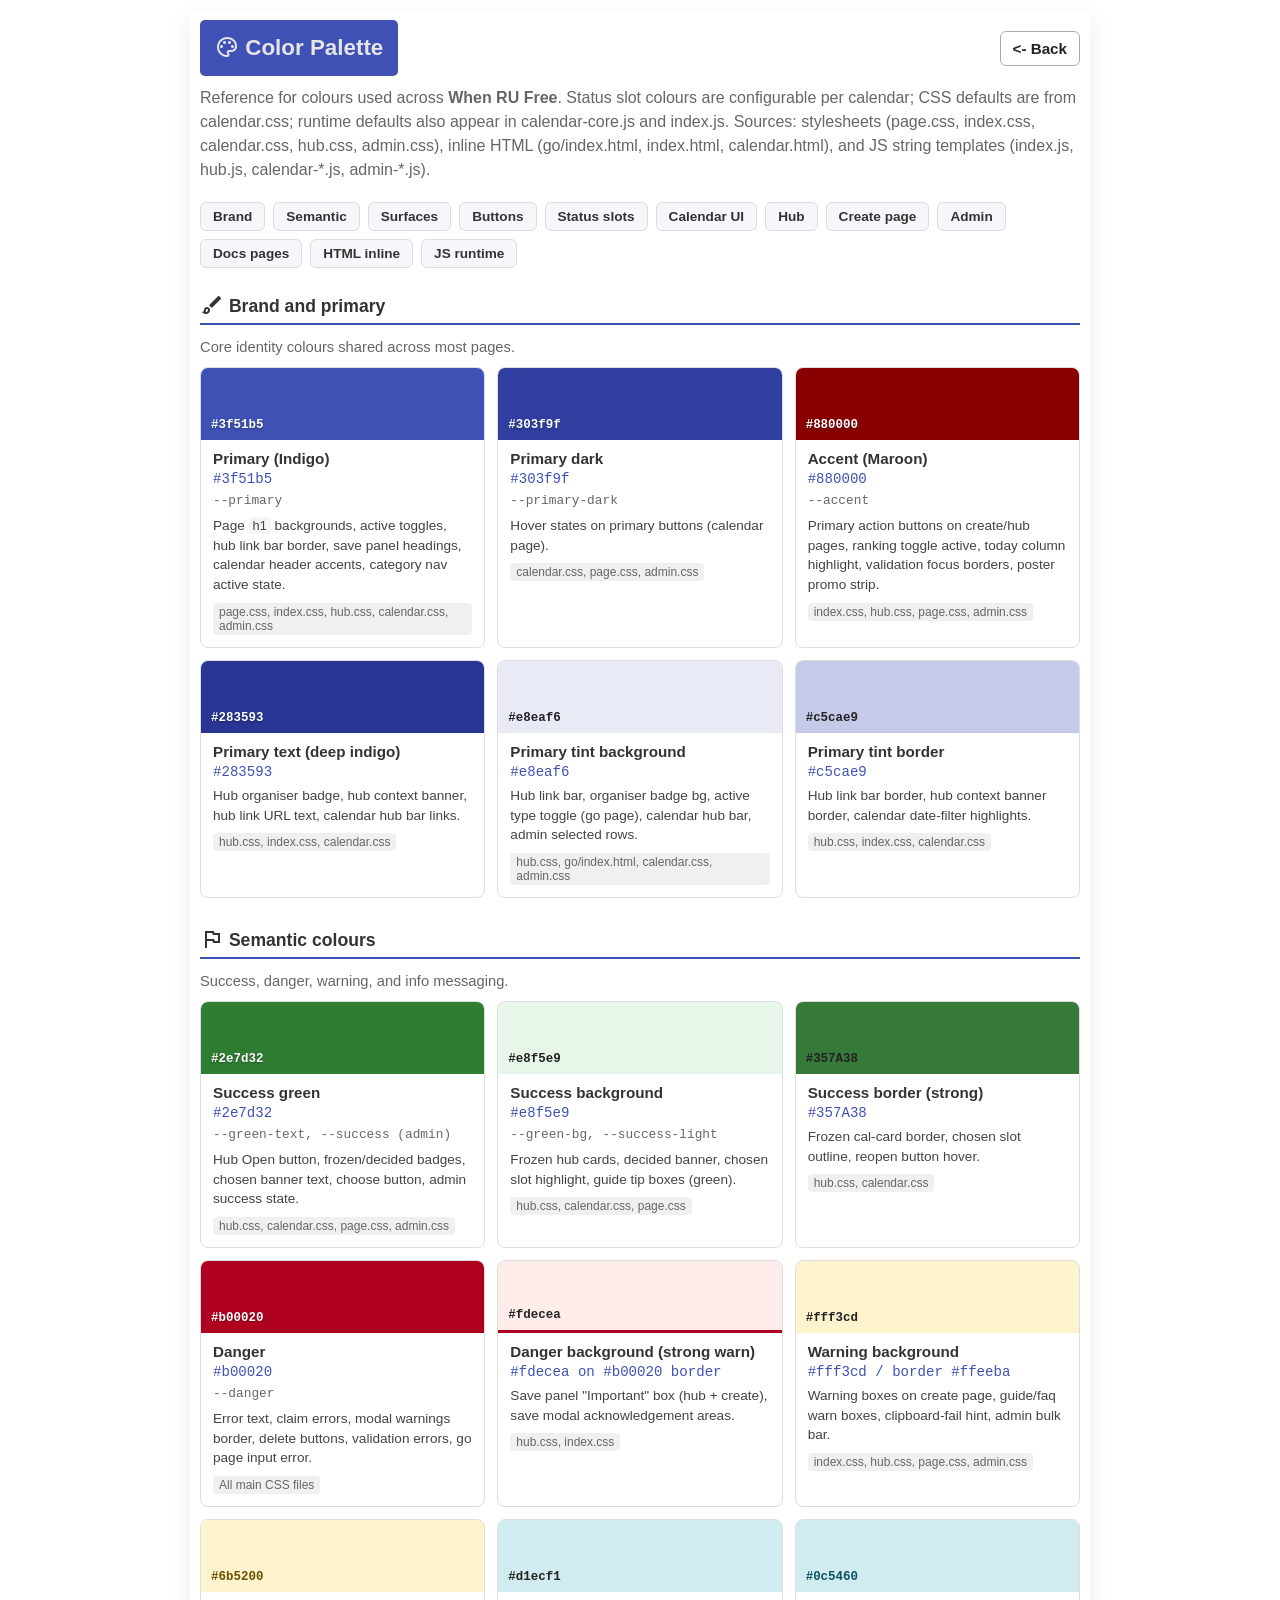
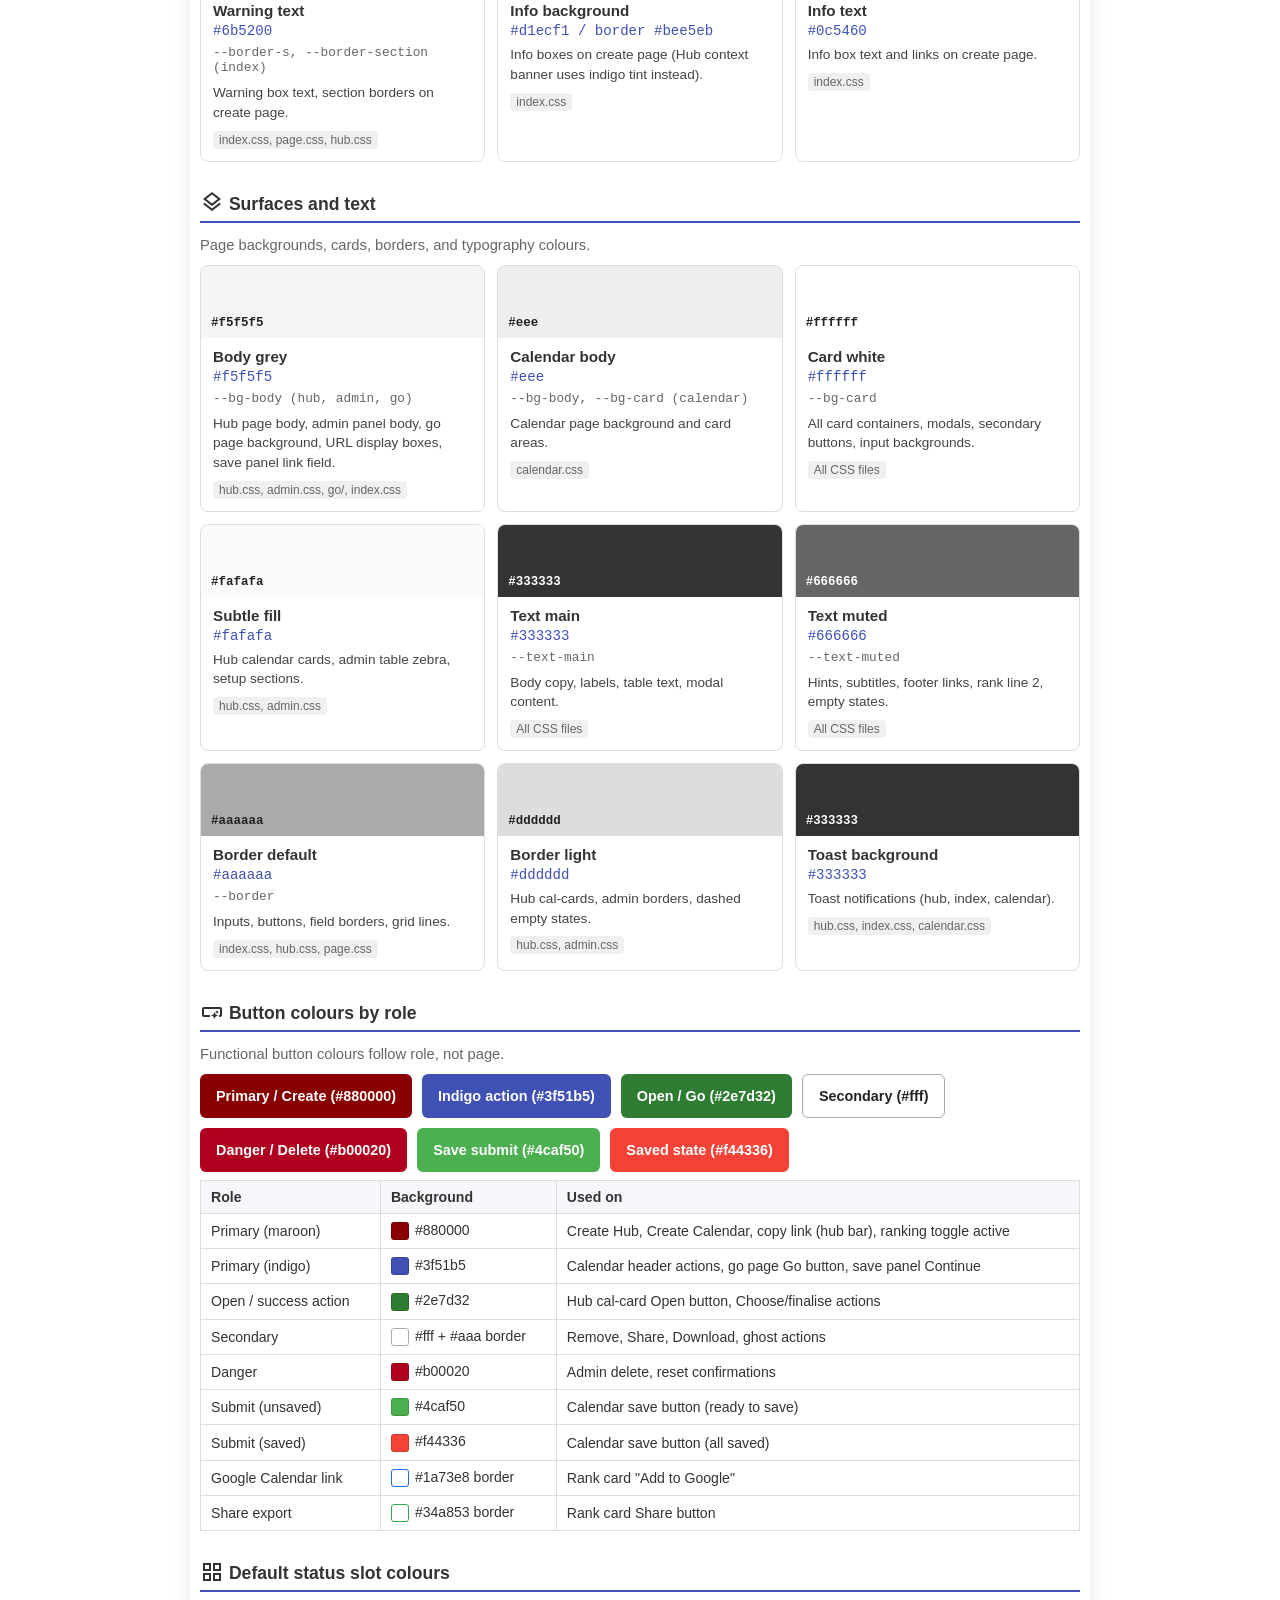
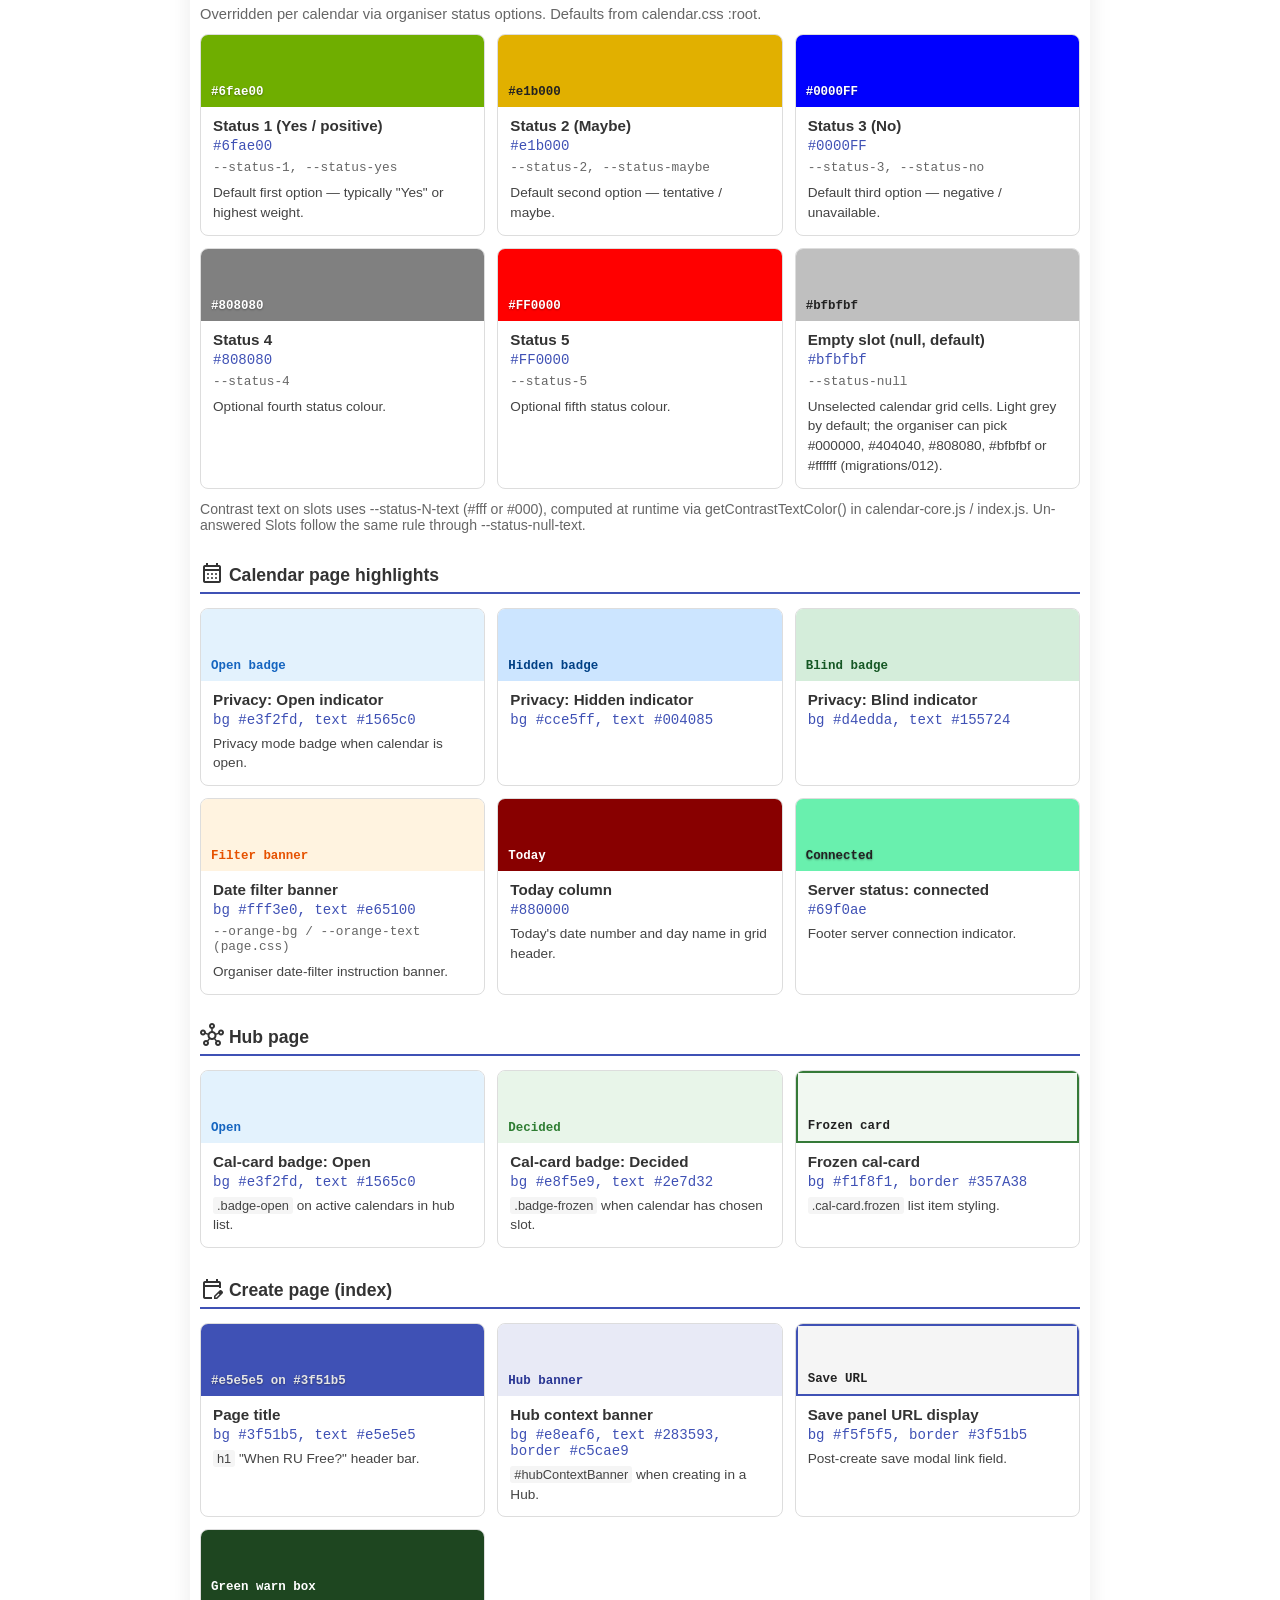
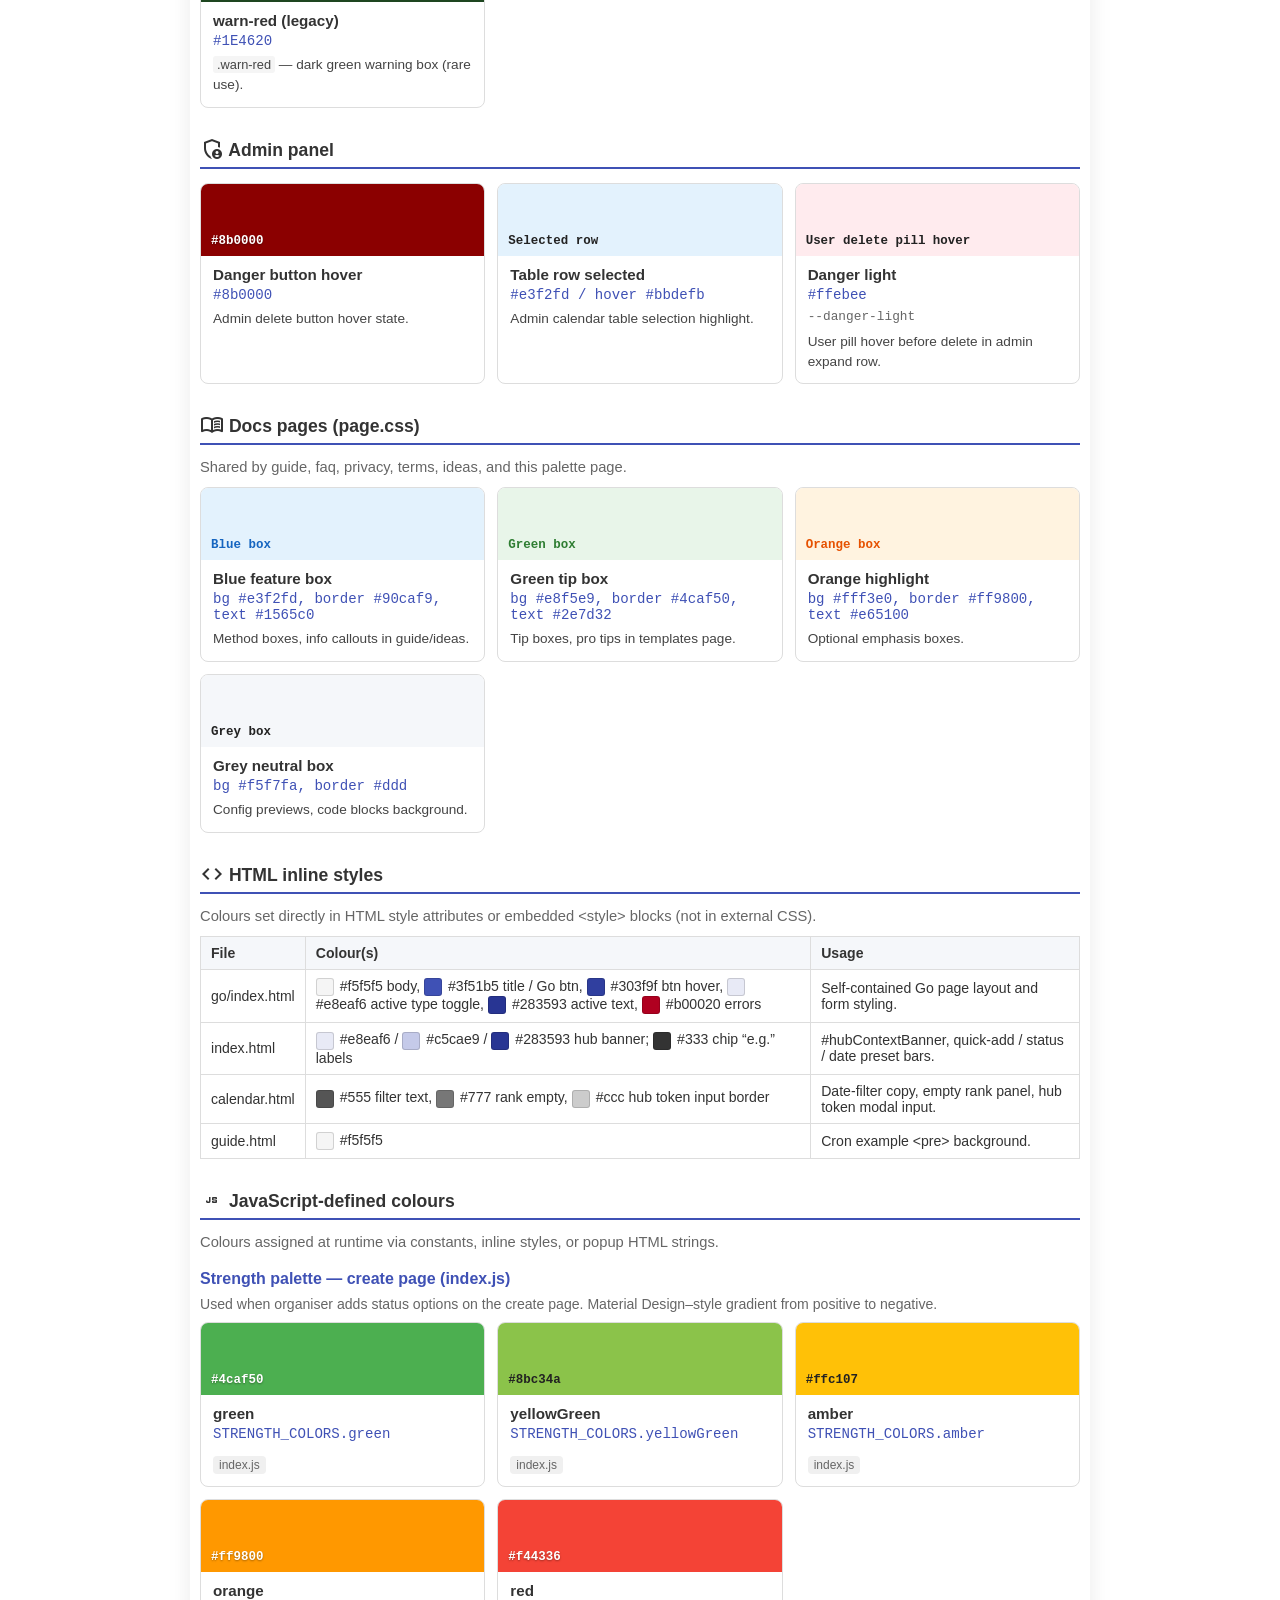
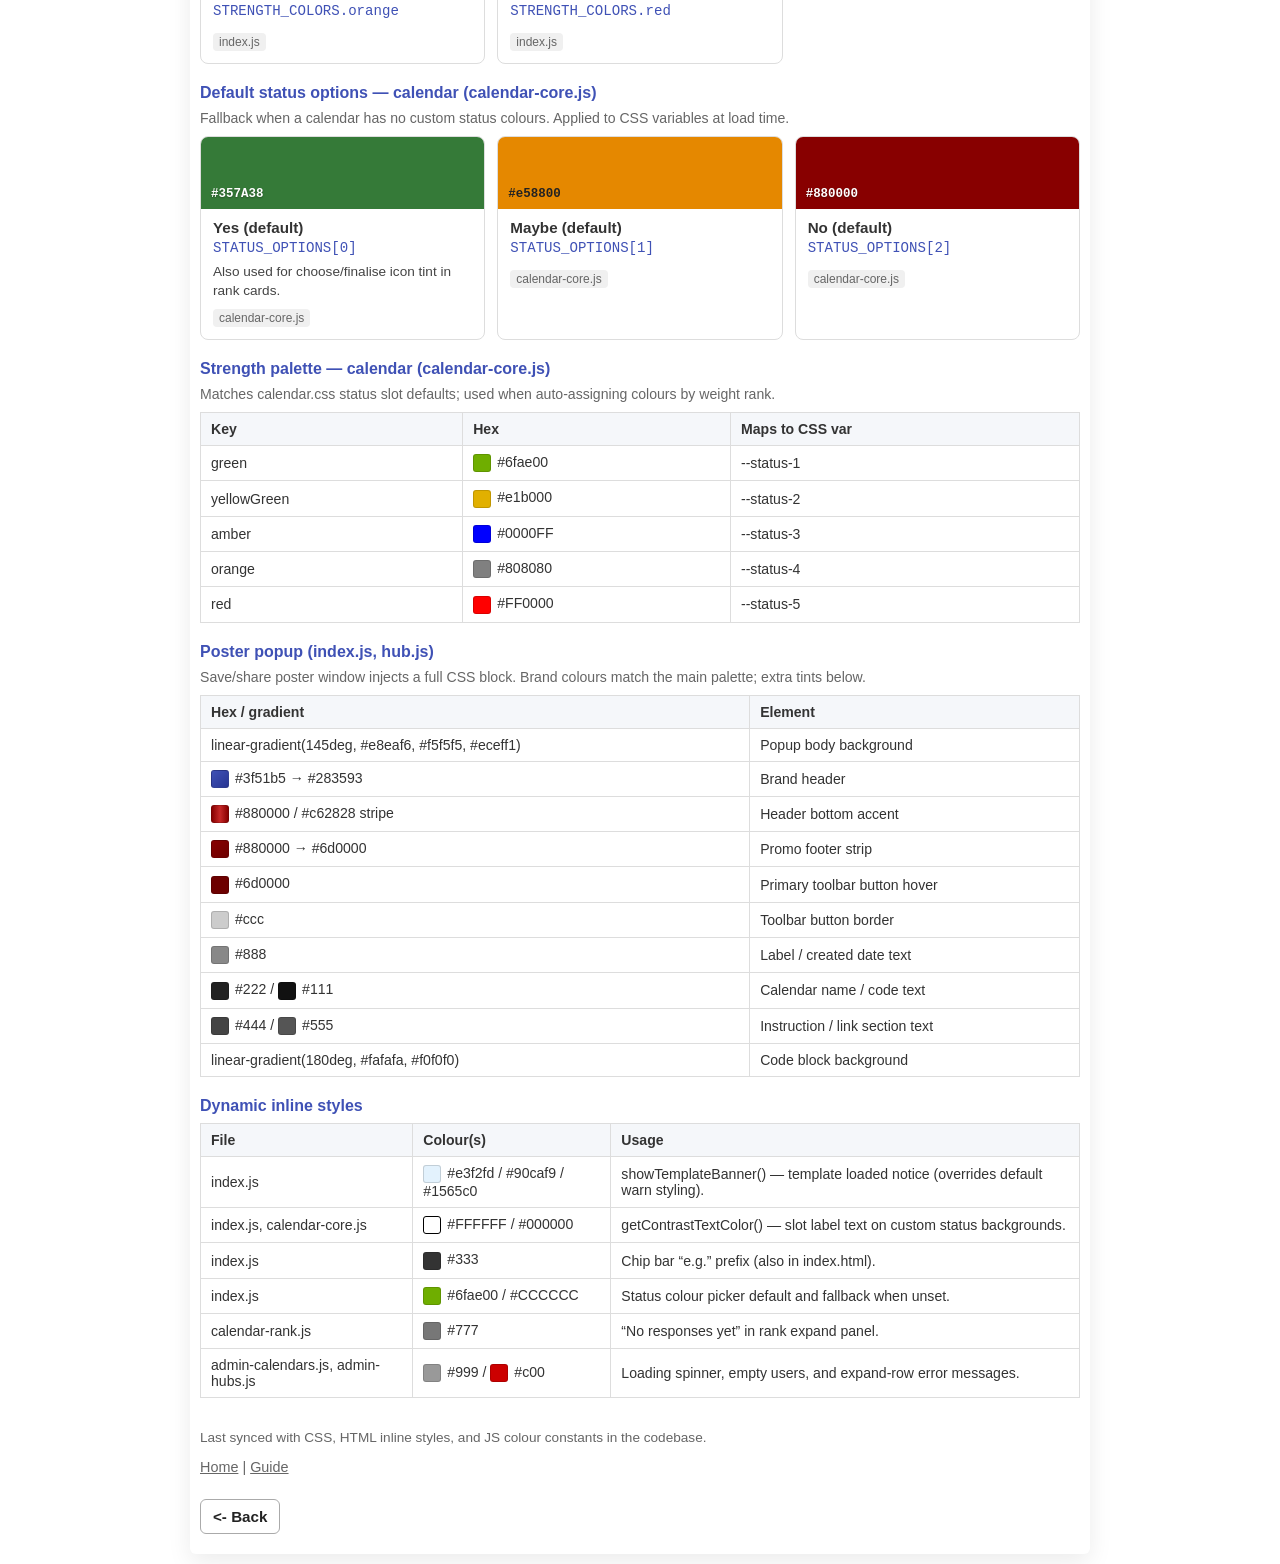
<file: color-palette.html>
<!DOCTYPE html>
<html lang="en">
<head>
  <meta charset="UTF-8" />
  <meta name="viewport" content="width=device-width, initial-scale=1.0"/>
  <meta name="referrer" content="no-referrer">
  <meta name="robots" content="noindex, nofollow">
  <meta name="description" content="When RU Free color palette reference for developers and designers.">
  <title>Color Palette - When RU Free</title>
  <link rel="stylesheet" href="page.css">
  <style>
    .palette-page { max-width: 1024px; }
    .palette-intro { margin: 8px 0 20px; line-height: 1.5; color: var(--text-muted); }
    .palette-nav {
      display: flex; flex-wrap: wrap; gap: 8px; margin-bottom: 24px;
    }
    .palette-nav a {
      font-size: 0.85rem; padding: 6px 12px; border-radius: 6px;
      background: var(--grey-bg); border: 1px solid var(--grey-border);
      color: var(--text-main); text-decoration: none; font-weight: 600;
    }
    .palette-nav a:hover { background: var(--blue-bg); border-color: var(--blue-border); }
    .palette-section { margin-bottom: 32px; }
    .palette-section > p { margin: 0 0 12px; font-size: 0.92rem; color: var(--text-muted); }
    .palette-grid {
      display: grid;
      grid-template-columns: repeat(auto-fill, minmax(280px, 1fr));
      gap: 12px;
    }
    .swatch {
      border: 1px solid var(--grey-border); border-radius: var(--radius-sm);
      overflow: hidden; background: #fff;
    }
    .swatch-color {
      height: 72px; display: flex; align-items: flex-end; padding: 8px 10px;
      font-size: 0.78rem; font-weight: 700; font-family: Consolas, monospace;
    }
    .swatch-color.light-text { color: #fff; text-shadow: 0 1px 2px rgba(0,0,0,0.35); }
    .swatch-color.dark-text { color: #222; }
    .swatch-body { padding: 10px 12px 12px; }
    .swatch-name { font-weight: 700; font-size: 0.95rem; margin: 0 0 4px; }
    .swatch-hex {
      font-family: Consolas, 'Courier New', monospace; font-size: 0.88rem;
      color: var(--primary); margin: 0 0 6px;
    }
    .swatch-var {
      font-family: Consolas, monospace; font-size: 0.8rem;
      color: var(--text-muted); margin: 0 0 8px;
    }
    .swatch-use { font-size: 0.85rem; line-height: 1.45; margin: 0; color: #444; }
    .swatch-use code {
      font-size: 0.8rem; background: #f5f5f5; padding: 1px 4px; border-radius: 3px;
    }
    .swatch-file {
      display: inline-block; margin-top: 8px; font-size: 0.75rem;
      color: var(--text-muted); background: #f0f0f0; padding: 2px 6px; border-radius: 4px;
    }
    .btn-demo-row { display: flex; flex-wrap: wrap; gap: 10px; margin: 12px 0 8px; }
    .demo-btn {
      border: none; border-radius: 6px; padding: 10px 16px;
      font-weight: 600; font-size: 0.9rem; cursor: default; min-height: 44px;
    }
    table.palette-table {
      width: 100%; border-collapse: collapse; font-size: 0.88rem; margin-top: 8px;
    }
    table.palette-table th, table.palette-table td {
      border: 1px solid var(--grey-border); padding: 8px 10px; text-align: left;
    }
    table.palette-table th { background: var(--grey-bg); font-weight: 700; }
    .mini-swatch {
      display: inline-block; width: 18px; height: 18px; border-radius: 3px;
      vertical-align: middle; margin-right: 6px; border: 1px solid rgba(0,0,0,0.15);
    }
  </style>
</head>
<body>
  <a href="#main-content" class="skip-link">Skip to main content</a>

  <div class="card palette-page">
    <div class="top-actions">
      <h1 style="margin:0;"><span class="material-symbols-outlined">palette</span> Color Palette</h1>
      <a class="btn btn-ghost btn-small" onclick="history.back()" style="text-decoration:none;">&lt;- Back</a>
    </div>

    <main id="main-content">
      <p class="palette-intro">
        Reference for colours used across <b>When RU Free</b>. Status slot colours are configurable per calendar;
        CSS defaults are from <code>calendar.css</code>; runtime defaults also appear in <code>calendar-core.js</code> and
        <code>index.js</code>. Sources: stylesheets
        (<code>page.css</code>, <code>index.css</code>, <code>calendar.css</code>, <code>hub.css</code>, <code>admin.css</code>),
        inline HTML (<code>go/index.html</code>, <code>index.html</code>, <code>calendar.html</code>),
        and JS string templates (<code>index.js</code>, <code>hub.js</code>, <code>calendar-*.js</code>, <code>admin-*.js</code>).
      </p>

      <nav class="palette-nav" aria-label="Palette sections">
        <a href="#brand">Brand</a>
        <a href="#semantic">Semantic</a>
        <a href="#surfaces">Surfaces</a>
        <a href="#buttons">Buttons</a>
        <a href="#status">Status slots</a>
        <a href="#calendar">Calendar UI</a>
        <a href="#hub">Hub</a>
        <a href="#index">Create page</a>
        <a href="#admin">Admin</a>
        <a href="#docs">Docs pages</a>
        <a href="#html-inline">HTML inline</a>
        <a href="#js-runtime">JS runtime</a>
      </nav>

      <!-- BRAND -->
      <section id="brand" class="palette-section">
        <h2><span class="material-symbols-outlined">brush</span> Brand and primary</h2>
        <p>Core identity colours shared across most pages.</p>
        <div class="palette-grid">
          <div class="swatch">
            <div class="swatch-color light-text" style="background:#3f51b5;">#3f51b5</div>
            <div class="swatch-body">
              <p class="swatch-name">Primary (Indigo)</p>
              <p class="swatch-hex">#3f51b5</p>
              <p class="swatch-var">--primary</p>
              <p class="swatch-use">Page <code>h1</code> backgrounds, active toggles, hub link bar border, save panel headings, calendar header accents, category nav active state.</p>
              <span class="swatch-file">page.css, index.css, hub.css, calendar.css, admin.css</span>
            </div>
          </div>
          <div class="swatch">
            <div class="swatch-color light-text" style="background:#303f9f;">#303f9f</div>
            <div class="swatch-body">
              <p class="swatch-name">Primary dark</p>
              <p class="swatch-hex">#303f9f</p>
              <p class="swatch-var">--primary-dark</p>
              <p class="swatch-use">Hover states on primary buttons (calendar page).</p>
              <span class="swatch-file">calendar.css, page.css, admin.css</span>
            </div>
          </div>
          <div class="swatch">
            <div class="swatch-color light-text" style="background:#880000;">#880000</div>
            <div class="swatch-body">
              <p class="swatch-name">Accent (Maroon)</p>
              <p class="swatch-hex">#880000</p>
              <p class="swatch-var">--accent</p>
              <p class="swatch-use">Primary action buttons on create/hub pages, ranking toggle active, today column highlight, validation focus borders, poster promo strip.</p>
              <span class="swatch-file">index.css, hub.css, page.css, admin.css</span>
            </div>
          </div>
          <div class="swatch">
            <div class="swatch-color light-text" style="background:#283593;">#283593</div>
            <div class="swatch-body">
              <p class="swatch-name">Primary text (deep indigo)</p>
              <p class="swatch-hex">#283593</p>
              <p class="swatch-use">Hub organiser badge, hub context banner, hub link URL text, calendar hub bar links.</p>
              <span class="swatch-file">hub.css, index.css, calendar.css</span>
            </div>
          </div>
          <div class="swatch">
            <div class="swatch-color dark-text" style="background:#e8eaf6;">#e8eaf6</div>
            <div class="swatch-body">
              <p class="swatch-name">Primary tint background</p>
              <p class="swatch-hex">#e8eaf6</p>
              <p class="swatch-use">Hub link bar, organiser badge bg, active type toggle (go page), calendar hub bar, admin selected rows.</p>
              <span class="swatch-file">hub.css, go/index.html, calendar.css, admin.css</span>
            </div>
          </div>
          <div class="swatch">
            <div class="swatch-color dark-text" style="background:#c5cae9;">#c5cae9</div>
            <div class="swatch-body">
              <p class="swatch-name">Primary tint border</p>
              <p class="swatch-hex">#c5cae9</p>
              <p class="swatch-use">Hub link bar border, hub context banner border, calendar date-filter highlights.</p>
              <span class="swatch-file">hub.css, index.css, calendar.css</span>
            </div>
          </div>
        </div>
      </section>

      <!-- SEMANTIC -->
      <section id="semantic" class="palette-section">
        <h2><span class="material-symbols-outlined">flag</span> Semantic colours</h2>
        <p>Success, danger, warning, and info messaging.</p>
        <div class="palette-grid">
          <div class="swatch">
            <div class="swatch-color light-text" style="background:#2e7d32;">#2e7d32</div>
            <div class="swatch-body">
              <p class="swatch-name">Success green</p>
              <p class="swatch-hex">#2e7d32</p>
              <p class="swatch-var">--green-text, --success (admin)</p>
              <p class="swatch-use">Hub Open button, frozen/decided badges, chosen banner text, choose button, admin success state.</p>
              <span class="swatch-file">hub.css, calendar.css, page.css, admin.css</span>
            </div>
          </div>
          <div class="swatch">
            <div class="swatch-color dark-text" style="background:#e8f5e9;">#e8f5e9</div>
            <div class="swatch-body">
              <p class="swatch-name">Success background</p>
              <p class="swatch-hex">#e8f5e9</p>
              <p class="swatch-var">--green-bg, --success-light</p>
              <p class="swatch-use">Frozen hub cards, decided banner, chosen slot highlight, guide tip boxes (green).</p>
              <span class="swatch-file">hub.css, calendar.css, page.css</span>
            </div>
          </div>
          <div class="swatch">
            <div class="swatch-color dark-text" style="background:#357A38;">#357A38</div>
            <div class="swatch-body">
              <p class="swatch-name">Success border (strong)</p>
              <p class="swatch-hex">#357A38</p>
              <p class="swatch-use">Frozen cal-card border, chosen slot outline, reopen button hover.</p>
              <span class="swatch-file">hub.css, calendar.css</span>
            </div>
          </div>
          <div class="swatch">
            <div class="swatch-color light-text" style="background:#b00020;">#b00020</div>
            <div class="swatch-body">
              <p class="swatch-name">Danger</p>
              <p class="swatch-hex">#b00020</p>
              <p class="swatch-var">--danger</p>
              <p class="swatch-use">Error text, claim errors, modal warnings border, delete buttons, validation errors, go page input error.</p>
              <span class="swatch-file">All main CSS files</span>
            </div>
          </div>
          <div class="swatch">
            <div class="swatch-color dark-text" style="background:#fdecea; border-bottom:3px solid #b00020;">#fdecea</div>
            <div class="swatch-body">
              <p class="swatch-name">Danger background (strong warn)</p>
              <p class="swatch-hex">#fdecea on #b00020 border</p>
              <p class="swatch-use">Save panel "Important" box (hub + create), save modal acknowledgement areas.</p>
              <span class="swatch-file">hub.css, index.css</span>
            </div>
          </div>
          <div class="swatch">
            <div class="swatch-color dark-text" style="background:#fff3cd;">#fff3cd</div>
            <div class="swatch-body">
              <p class="swatch-name">Warning background</p>
              <p class="swatch-hex">#fff3cd / border #ffeeba</p>
              <p class="swatch-use">Warning boxes on create page, guide/faq warn boxes, clipboard-fail hint, admin bulk bar.</p>
              <span class="swatch-file">index.css, hub.css, page.css, admin.css</span>
            </div>
          </div>
          <div class="swatch">
            <div class="swatch-color dark-text" style="background:#fff3cd; color:#6b5200;">#6b5200</div>
            <div class="swatch-body">
              <p class="swatch-name">Warning text</p>
              <p class="swatch-hex">#6b5200</p>
              <p class="swatch-var">--border-s, --border-section (index)</p>
              <p class="swatch-use">Warning box text, section borders on create page.</p>
              <span class="swatch-file">index.css, page.css, hub.css</span>
            </div>
          </div>
          <div class="swatch">
            <div class="swatch-color dark-text" style="background:#d1ecf1;">#d1ecf1</div>
            <div class="swatch-body">
              <p class="swatch-name">Info background</p>
              <p class="swatch-hex">#d1ecf1 / border #bee5eb</p>
              <p class="swatch-use">Info boxes on create page (Hub context banner uses indigo tint instead).</p>
              <span class="swatch-file">index.css</span>
            </div>
          </div>
          <div class="swatch">
            <div class="swatch-color dark-text" style="background:#d1ecf1; color:#0c5460;">#0c5460</div>
            <div class="swatch-body">
              <p class="swatch-name">Info text</p>
              <p class="swatch-hex">#0c5460</p>
              <p class="swatch-use">Info box text and links on create page.</p>
              <span class="swatch-file">index.css</span>
            </div>
          </div>
        </div>
      </section>

      <!-- SURFACES -->
      <section id="surfaces" class="palette-section">
        <h2><span class="material-symbols-outlined">layers</span> Surfaces and text</h2>
        <p>Page backgrounds, cards, borders, and typography colours.</p>
        <div class="palette-grid">
          <div class="swatch">
            <div class="swatch-color dark-text" style="background:#f5f5f5;">#f5f5f5</div>
            <div class="swatch-body">
              <p class="swatch-name">Body grey</p>
              <p class="swatch-hex">#f5f5f5</p>
              <p class="swatch-var">--bg-body (hub, admin, go)</p>
              <p class="swatch-use">Hub page body, admin panel body, go page background, URL display boxes, save panel link field.</p>
              <span class="swatch-file">hub.css, admin.css, go/, index.css</span>
            </div>
          </div>
          <div class="swatch">
            <div class="swatch-color dark-text" style="background:#eee;">#eee</div>
            <div class="swatch-body">
              <p class="swatch-name">Calendar body</p>
              <p class="swatch-hex">#eee</p>
              <p class="swatch-var">--bg-body, --bg-card (calendar)</p>
              <p class="swatch-use">Calendar page background and card areas.</p>
              <span class="swatch-file">calendar.css</span>
            </div>
          </div>
          <div class="swatch">
            <div class="swatch-color dark-text" style="background:#fff;">#ffffff</div>
            <div class="swatch-body">
              <p class="swatch-name">Card white</p>
              <p class="swatch-hex">#ffffff</p>
              <p class="swatch-var">--bg-card</p>
              <p class="swatch-use">All card containers, modals, secondary buttons, input backgrounds.</p>
              <span class="swatch-file">All CSS files</span>
            </div>
          </div>
          <div class="swatch">
            <div class="swatch-color dark-text" style="background:#fafafa;">#fafafa</div>
            <div class="swatch-body">
              <p class="swatch-name">Subtle fill</p>
              <p class="swatch-hex">#fafafa</p>
              <p class="swatch-use">Hub calendar cards, admin table zebra, setup sections.</p>
              <span class="swatch-file">hub.css, admin.css</span>
            </div>
          </div>
          <div class="swatch">
            <div class="swatch-color dark-text" style="background:#333; color:#fff;">#333333</div>
            <div class="swatch-body">
              <p class="swatch-name">Text main</p>
              <p class="swatch-hex">#333333</p>
              <p class="swatch-var">--text-main</p>
              <p class="swatch-use">Body copy, labels, table text, modal content.</p>
              <span class="swatch-file">All CSS files</span>
            </div>
          </div>
          <div class="swatch">
            <div class="swatch-color dark-text" style="background:#666; color:#fff;">#666666</div>
            <div class="swatch-body">
              <p class="swatch-name">Text muted</p>
              <p class="swatch-hex">#666666</p>
              <p class="swatch-var">--text-muted</p>
              <p class="swatch-use">Hints, subtitles, footer links, rank line 2, empty states.</p>
              <span class="swatch-file">All CSS files</span>
            </div>
          </div>
          <div class="swatch">
            <div class="swatch-color dark-text" style="background:#aaa;">#aaaaaa</div>
            <div class="swatch-body">
              <p class="swatch-name">Border default</p>
              <p class="swatch-hex">#aaaaaa</p>
              <p class="swatch-var">--border</p>
              <p class="swatch-use">Inputs, buttons, field borders, grid lines.</p>
              <span class="swatch-file">index.css, hub.css, page.css</span>
            </div>
          </div>
          <div class="swatch">
            <div class="swatch-color dark-text" style="background:#ddd;">#dddddd</div>
            <div class="swatch-body">
              <p class="swatch-name">Border light</p>
              <p class="swatch-hex">#dddddd</p>
              <p class="swatch-use">Hub cal-cards, admin borders, dashed empty states.</p>
              <span class="swatch-file">hub.css, admin.css</span>
            </div>
          </div>
          <div class="swatch">
            <div class="swatch-color light-text" style="background:#333;">#333333</div>
            <div class="swatch-body">
              <p class="swatch-name">Toast background</p>
              <p class="swatch-hex">#333333</p>
              <p class="swatch-use">Toast notifications (hub, index, calendar).</p>
              <span class="swatch-file">hub.css, index.css, calendar.css</span>
            </div>
          </div>
        </div>
      </section>

      <!-- BUTTONS -->
      <section id="buttons" class="palette-section">
        <h2><span class="material-symbols-outlined">smart_button</span> Button colours by role</h2>
        <p>Functional button colours follow role, not page.</p>
        <div class="btn-demo-row">
          <button type="button" class="demo-btn" style="background:#880000;color:#fff;">Primary / Create (#880000)</button>
          <button type="button" class="demo-btn" style="background:#3f51b5;color:#fff;">Indigo action (#3f51b5)</button>
          <button type="button" class="demo-btn" style="background:#2e7d32;color:#fff;">Open / Go (#2e7d32)</button>
          <button type="button" class="demo-btn" style="background:#fff;color:#222;border:1px solid #aaa;">Secondary (#fff)</button>
          <button type="button" class="demo-btn" style="background:#b00020;color:#fff;">Danger / Delete (#b00020)</button>
          <button type="button" class="demo-btn" style="background:#4caf50;color:#fff;">Save submit (#4caf50)</button>
          <button type="button" class="demo-btn" style="background:#f44336;color:#fff;">Saved state (#f44336)</button>
        </div>
        <table class="palette-table">
          <thead>
            <tr><th>Role</th><th>Background</th><th>Used on</th></tr>
          </thead>
          <tbody>
            <tr><td>Primary (maroon)</td><td><span class="mini-swatch" style="background:#880000;"></span>#880000</td><td>Create Hub, Create Calendar, copy link (hub bar), ranking toggle active</td></tr>
            <tr><td>Primary (indigo)</td><td><span class="mini-swatch" style="background:#3f51b5;"></span>#3f51b5</td><td>Calendar header actions, go page Go button, save panel Continue</td></tr>
            <tr><td>Open / success action</td><td><span class="mini-swatch" style="background:#2e7d32;"></span>#2e7d32</td><td>Hub cal-card Open button, Choose/finalise actions</td></tr>
            <tr><td>Secondary</td><td><span class="mini-swatch" style="background:#fff;border:1px solid #aaa;"></span>#fff + #aaa border</td><td>Remove, Share, Download, ghost actions</td></tr>
            <tr><td>Danger</td><td><span class="mini-swatch" style="background:#b00020;"></span>#b00020</td><td>Admin delete, reset confirmations</td></tr>
            <tr><td>Submit (unsaved)</td><td><span class="mini-swatch" style="background:#4caf50;"></span>#4caf50</td><td>Calendar save button (ready to save)</td></tr>
            <tr><td>Submit (saved)</td><td><span class="mini-swatch" style="background:#f44336;"></span>#f44336</td><td>Calendar save button (all saved)</td></tr>
            <tr><td>Google Calendar link</td><td><span class="mini-swatch" style="background:#fff;border:1px solid #1a73e8;"></span>#1a73e8 border</td><td>Rank card "Add to Google"</td></tr>
            <tr><td>Share export</td><td><span class="mini-swatch" style="background:#fff;border:1px solid #34a853;"></span>#34a853 border</td><td>Rank card Share button</td></tr>
          </tbody>
        </table>
      </section>

      <!-- STATUS SLOTS -->
      <section id="status" class="palette-section">
        <h2><span class="material-symbols-outlined">grid_view</span> Default status slot colours</h2>
        <p>Overridden per calendar via organiser status options. Defaults from <code>calendar.css :root</code>.</p>
        <div class="palette-grid">
          <div class="swatch">
            <div class="swatch-color light-text" style="background:#6fae00;">#6fae00</div>
            <div class="swatch-body">
              <p class="swatch-name">Status 1 (Yes / positive)</p>
              <p class="swatch-hex">#6fae00</p>
              <p class="swatch-var">--status-1, --status-yes</p>
              <p class="swatch-use">Default first option — typically "Yes" or highest weight.</p>
            </div>
          </div>
          <div class="swatch">
            <div class="swatch-color dark-text" style="background:#e1b000;">#e1b000</div>
            <div class="swatch-body">
              <p class="swatch-name">Status 2 (Maybe)</p>
              <p class="swatch-hex">#e1b000</p>
              <p class="swatch-var">--status-2, --status-maybe</p>
              <p class="swatch-use">Default second option — tentative / maybe.</p>
            </div>
          </div>
          <div class="swatch">
            <div class="swatch-color light-text" style="background:#0000FF;">#0000FF</div>
            <div class="swatch-body">
              <p class="swatch-name">Status 3 (No)</p>
              <p class="swatch-hex">#0000FF</p>
              <p class="swatch-var">--status-3, --status-no</p>
              <p class="swatch-use">Default third option — negative / unavailable.</p>
            </div>
          </div>
          <div class="swatch">
            <div class="swatch-color light-text" style="background:#808080;">#808080</div>
            <div class="swatch-body">
              <p class="swatch-name">Status 4</p>
              <p class="swatch-hex">#808080</p>
              <p class="swatch-var">--status-4</p>
              <p class="swatch-use">Optional fourth status colour.</p>
            </div>
          </div>
          <div class="swatch">
            <div class="swatch-color light-text" style="background:#FF0000;">#FF0000</div>
            <div class="swatch-body">
              <p class="swatch-name">Status 5</p>
              <p class="swatch-hex">#FF0000</p>
              <p class="swatch-var">--status-5</p>
              <p class="swatch-use">Optional fifth status colour.</p>
            </div>
          </div>
          <div class="swatch">
            <div class="swatch-color dark-text" style="background:#bfbfbf;">#bfbfbf</div>
            <div class="swatch-body">
              <p class="swatch-name">Empty slot (null, default)</p>
              <p class="swatch-hex">#bfbfbf</p>
              <p class="swatch-var">--status-null</p>
              <p class="swatch-use">Unselected calendar grid cells. Light grey by default; the organiser can pick #000000, #404040, #808080, #bfbfbf or #ffffff (migrations/012).</p>
            </div>
          </div>
        </div>
        <p style="font-size:0.88rem;color:var(--text-muted);margin-top:12px;">
          Contrast text on slots uses <code>--status-N-text</code> (#fff or #000), computed at runtime via <code>getContrastTextColor()</code> in calendar-core.js / index.js. Un-answered Slots follow the same rule through <code>--status-null-text</code>.
        </p>
      </section>

      <!-- CALENDAR UI -->
      <section id="calendar" class="palette-section">
        <h2><span class="material-symbols-outlined">calendar_month</span> Calendar page highlights</h2>
        <div class="palette-grid">
          <div class="swatch">
            <div class="swatch-color dark-text" style="background:#e3f2fd; color:#1565c0;">Open badge</div>
            <div class="swatch-body">
              <p class="swatch-name">Privacy: Open indicator</p>
              <p class="swatch-hex">bg #e3f2fd, text #1565c0</p>
              <p class="swatch-use">Privacy mode badge when calendar is open.</p>
            </div>
          </div>
          <div class="swatch">
            <div class="swatch-color dark-text" style="background:#cce5ff; color:#004085;">Hidden badge</div>
            <div class="swatch-body">
              <p class="swatch-name">Privacy: Hidden indicator</p>
              <p class="swatch-hex">bg #cce5ff, text #004085</p>
            </div>
          </div>
          <div class="swatch">
            <div class="swatch-color dark-text" style="background:#d4edda; color:#155724;">Blind badge</div>
            <div class="swatch-body">
              <p class="swatch-name">Privacy: Blind indicator</p>
              <p class="swatch-hex">bg #d4edda, text #155724</p>
            </div>
          </div>
          <div class="swatch">
            <div class="swatch-color dark-text" style="background:#fff3e0; color:#e65100;">Filter banner</div>
            <div class="swatch-body">
              <p class="swatch-name">Date filter banner</p>
              <p class="swatch-hex">bg #fff3e0, text #e65100</p>
              <p class="swatch-var">--orange-bg / --orange-text (page.css)</p>
              <p class="swatch-use">Organiser date-filter instruction banner.</p>
            </div>
          </div>
          <div class="swatch">
            <div class="swatch-color dark-text" style="background:#880000; color:#fff;">Today</div>
            <div class="swatch-body">
              <p class="swatch-name">Today column</p>
              <p class="swatch-hex">#880000</p>
              <p class="swatch-use">Today's date number and day name in grid header.</p>
            </div>
          </div>
          <div class="swatch">
            <div class="swatch-color light-text" style="background:#69f0ae; color:#222;">Connected</div>
            <div class="swatch-body">
              <p class="swatch-name">Server status: connected</p>
              <p class="swatch-hex">#69f0ae</p>
              <p class="swatch-use">Footer server connection indicator.</p>
            </div>
          </div>
        </div>
      </section>

      <!-- HUB -->
      <section id="hub" class="palette-section">
        <h2><span class="material-symbols-outlined">hub</span> Hub page</h2>
        <div class="palette-grid">
          <div class="swatch">
            <div class="swatch-color dark-text" style="background:#e3f2fd; color:#1565c0;">Open</div>
            <div class="swatch-body">
              <p class="swatch-name">Cal-card badge: Open</p>
              <p class="swatch-hex">bg #e3f2fd, text #1565c0</p>
              <p class="swatch-use"><code>.badge-open</code> on active calendars in hub list.</p>
            </div>
          </div>
          <div class="swatch">
            <div class="swatch-color dark-text" style="background:#e8f5e9; color:#2e7d32;">Decided</div>
            <div class="swatch-body">
              <p class="swatch-name">Cal-card badge: Decided</p>
              <p class="swatch-hex">bg #e8f5e9, text #2e7d32</p>
              <p class="swatch-use"><code>.badge-frozen</code> when calendar has chosen slot.</p>
            </div>
          </div>
          <div class="swatch">
            <div class="swatch-color dark-text" style="background:#f1f8f1; border:2px solid #357A38;">Frozen card</div>
            <div class="swatch-body">
              <p class="swatch-name">Frozen cal-card</p>
              <p class="swatch-hex">bg #f1f8f1, border #357A38</p>
              <p class="swatch-use"><code>.cal-card.frozen</code> list item styling.</p>
            </div>
          </div>
        </div>
      </section>

      <!-- INDEX -->
      <section id="index" class="palette-section">
        <h2><span class="material-symbols-outlined">edit_calendar</span> Create page (index)</h2>
        <div class="palette-grid">
          <div class="swatch">
            <div class="swatch-color light-text" style="background:#3f51b5; color:#e5e5e5;">#e5e5e5 on #3f51b5</div>
            <div class="swatch-body">
              <p class="swatch-name">Page title</p>
              <p class="swatch-hex">bg #3f51b5, text #e5e5e5</p>
              <p class="swatch-use"><code>h1</code> "When RU Free?" header bar.</p>
            </div>
          </div>
          <div class="swatch">
            <div class="swatch-color dark-text" style="background:#e8eaf6; color:#283593;">Hub banner</div>
            <div class="swatch-body">
              <p class="swatch-name">Hub context banner</p>
              <p class="swatch-hex">bg #e8eaf6, text #283593, border #c5cae9</p>
              <p class="swatch-use"><code>#hubContextBanner</code> when creating in a Hub.</p>
            </div>
          </div>
          <div class="swatch">
            <div class="swatch-color dark-text" style="background:#f5f5f5; border:2px solid #3f51b5;">Save URL</div>
            <div class="swatch-body">
              <p class="swatch-name">Save panel URL display</p>
              <p class="swatch-hex">bg #f5f5f5, border #3f51b5</p>
              <p class="swatch-use">Post-create save modal link field.</p>
            </div>
          </div>
          <div class="swatch">
            <div class="swatch-color dark-text" style="background:#1E4620; color:#fff;">Green warn box</div>
            <div class="swatch-body">
              <p class="swatch-name">warn-red (legacy)</p>
              <p class="swatch-hex">#1E4620</p>
              <p class="swatch-use"><code>.warn-red</code> — dark green warning box (rare use).</p>
            </div>
          </div>
        </div>
      </section>

      <!-- ADMIN -->
      <section id="admin" class="palette-section">
        <h2><span class="material-symbols-outlined">admin_panel_settings</span> Admin panel</h2>
        <div class="palette-grid">
          <div class="swatch">
            <div class="swatch-color light-text" style="background:#8b0000;">#8b0000</div>
            <div class="swatch-body">
              <p class="swatch-name">Danger button hover</p>
              <p class="swatch-hex">#8b0000</p>
              <p class="swatch-use">Admin delete button hover state.</p>
            </div>
          </div>
          <div class="swatch">
            <div class="swatch-color dark-text" style="background:#e3f2fd;">Selected row</div>
            <div class="swatch-body">
              <p class="swatch-name">Table row selected</p>
              <p class="swatch-hex">#e3f2fd / hover #bbdefb</p>
              <p class="swatch-use">Admin calendar table selection highlight.</p>
            </div>
          </div>
          <div class="swatch">
            <div class="swatch-color dark-text" style="background:#ffebee;">User delete pill hover</div>
            <div class="swatch-body">
              <p class="swatch-name">Danger light</p>
              <p class="swatch-hex">#ffebee</p>
              <p class="swatch-var">--danger-light</p>
              <p class="swatch-use">User pill hover before delete in admin expand row.</p>
            </div>
          </div>
        </div>
      </section>

      <!-- DOCS -->
      <section id="docs" class="palette-section">
        <h2><span class="material-symbols-outlined">menu_book</span> Docs pages (page.css)</h2>
        <p>Shared by guide, faq, privacy, terms, ideas, and this palette page.</p>
        <div class="palette-grid">
          <div class="swatch">
            <div class="swatch-color dark-text" style="background:var(--blue-bg); color:var(--blue-text);">Blue box</div>
            <div class="swatch-body">
              <p class="swatch-name">Blue feature box</p>
              <p class="swatch-hex">bg #e3f2fd, border #90caf9, text #1565c0</p>
              <p class="swatch-use">Method boxes, info callouts in guide/ideas.</p>
            </div>
          </div>
          <div class="swatch">
            <div class="swatch-color dark-text" style="background:var(--green-bg); color:var(--green-text);">Green box</div>
            <div class="swatch-body">
              <p class="swatch-name">Green tip box</p>
              <p class="swatch-hex">bg #e8f5e9, border #4caf50, text #2e7d32</p>
              <p class="swatch-use">Tip boxes, pro tips in templates page.</p>
            </div>
          </div>
          <div class="swatch">
            <div class="swatch-color dark-text" style="background:var(--orange-bg); color:var(--orange-text);">Orange box</div>
            <div class="swatch-body">
              <p class="swatch-name">Orange highlight</p>
              <p class="swatch-hex">bg #fff3e0, border #ff9800, text #e65100</p>
              <p class="swatch-use">Optional emphasis boxes.</p>
            </div>
          </div>
          <div class="swatch">
            <div class="swatch-color dark-text" style="background:var(--grey-bg);">Grey box</div>
            <div class="swatch-body">
              <p class="swatch-name">Grey neutral box</p>
              <p class="swatch-hex">bg #f5f7fa, border #ddd</p>
              <p class="swatch-use">Config previews, code blocks background.</p>
            </div>
          </div>
        </div>
      </section>

      <!-- HTML INLINE -->
      <section id="html-inline" class="palette-section">
        <h2><span class="material-symbols-outlined">code</span> HTML inline styles</h2>
        <p>Colours set directly in HTML <code>style</code> attributes or embedded <code>&lt;style&gt;</code> blocks (not in external CSS).</p>
        <table class="palette-table">
          <thead>
            <tr><th>File</th><th>Colour(s)</th><th>Usage</th></tr>
          </thead>
          <tbody>
            <tr>
              <td><code>go/index.html</code></td>
              <td>
                <span class="mini-swatch" style="background:#f5f5f5;"></span>#f5f5f5 body,
                <span class="mini-swatch" style="background:#3f51b5;"></span>#3f51b5 title / Go btn,
                <span class="mini-swatch" style="background:#303f9f;"></span>#303f9f btn hover,
                <span class="mini-swatch" style="background:#e8eaf6;"></span>#e8eaf6 active type toggle,
                <span class="mini-swatch" style="background:#283593;"></span>#283593 active text,
                <span class="mini-swatch" style="background:#b00020;"></span>#b00020 errors
              </td>
              <td>Self-contained Go page layout and form styling.</td>
            </tr>
            <tr>
              <td><code>index.html</code></td>
              <td>
                <span class="mini-swatch" style="background:#e8eaf6;"></span>#e8eaf6 /
                <span class="mini-swatch" style="background:#c5cae9;"></span>#c5cae9 /
                <span class="mini-swatch" style="background:#283593;"></span>#283593 hub banner;
                <span class="mini-swatch" style="background:#333;"></span>#333 chip “e.g.” labels
              </td>
              <td><code>#hubContextBanner</code>, quick-add / status / date preset bars.</td>
            </tr>
            <tr>
              <td><code>calendar.html</code></td>
              <td>
                <span class="mini-swatch" style="background:#555;"></span>#555 filter text,
                <span class="mini-swatch" style="background:#777;"></span>#777 rank empty,
                <span class="mini-swatch" style="background:#ccc;"></span>#ccc hub token input border
              </td>
              <td>Date-filter copy, empty rank panel, hub token modal input.</td>
            </tr>
            <tr>
              <td><code>guide.html</code></td>
              <td><span class="mini-swatch" style="background:#f5f5f5;"></span>#f5f5f5</td>
              <td>Cron example <code>&lt;pre&gt;</code> background.</td>
            </tr>
          </tbody>
        </table>
      </section>

      <!-- JS RUNTIME -->
      <section id="js-runtime" class="palette-section">
        <h2><span class="material-symbols-outlined">javascript</span> JavaScript-defined colours</h2>
        <p>Colours assigned at runtime via constants, inline styles, or popup HTML strings.</p>

        <h3 style="font-size:1rem;margin:20px 0 8px;">Strength palette — create page (<code>index.js</code>)</h3>
        <p style="font-size:0.88rem;color:var(--text-muted);margin:0 0 10px;">
          Used when organiser adds status options on the create page. Material Design–style gradient from positive to negative.
        </p>
        <div class="palette-grid">
          <div class="swatch">
            <div class="swatch-color light-text" style="background:#4caf50;">#4caf50</div>
            <div class="swatch-body">
              <p class="swatch-name">green</p>
              <p class="swatch-hex">STRENGTH_COLORS.green</p>
              <span class="swatch-file">index.js</span>
            </div>
          </div>
          <div class="swatch">
            <div class="swatch-color dark-text" style="background:#8bc34a;">#8bc34a</div>
            <div class="swatch-body">
              <p class="swatch-name">yellowGreen</p>
              <p class="swatch-hex">STRENGTH_COLORS.yellowGreen</p>
              <span class="swatch-file">index.js</span>
            </div>
          </div>
          <div class="swatch">
            <div class="swatch-color dark-text" style="background:#ffc107;">#ffc107</div>
            <div class="swatch-body">
              <p class="swatch-name">amber</p>
              <p class="swatch-hex">STRENGTH_COLORS.amber</p>
              <span class="swatch-file">index.js</span>
            </div>
          </div>
          <div class="swatch">
            <div class="swatch-color light-text" style="background:#ff9800;">#ff9800</div>
            <div class="swatch-body">
              <p class="swatch-name">orange</p>
              <p class="swatch-hex">STRENGTH_COLORS.orange</p>
              <span class="swatch-file">index.js</span>
            </div>
          </div>
          <div class="swatch">
            <div class="swatch-color light-text" style="background:#f44336;">#f44336</div>
            <div class="swatch-body">
              <p class="swatch-name">red</p>
              <p class="swatch-hex">STRENGTH_COLORS.red</p>
              <span class="swatch-file">index.js</span>
            </div>
          </div>
        </div>

        <h3 style="font-size:1rem;margin:20px 0 8px;">Default status options — calendar (<code>calendar-core.js</code>)</h3>
        <p style="font-size:0.88rem;color:var(--text-muted);margin:0 0 10px;">
          Fallback when a calendar has no custom status colours. Applied to CSS variables at load time.
        </p>
        <div class="palette-grid">
          <div class="swatch">
            <div class="swatch-color light-text" style="background:#357A38;">#357A38</div>
            <div class="swatch-body">
              <p class="swatch-name">Yes (default)</p>
              <p class="swatch-hex">STATUS_OPTIONS[0]</p>
              <p class="swatch-use">Also used for choose/finalise icon tint in rank cards.</p>
              <span class="swatch-file">calendar-core.js</span>
            </div>
          </div>
          <div class="swatch">
            <div class="swatch-color dark-text" style="background:#e58800;">#e58800</div>
            <div class="swatch-body">
              <p class="swatch-name">Maybe (default)</p>
              <p class="swatch-hex">STATUS_OPTIONS[1]</p>
              <span class="swatch-file">calendar-core.js</span>
            </div>
          </div>
          <div class="swatch">
            <div class="swatch-color light-text" style="background:#880000;">#880000</div>
            <div class="swatch-body">
              <p class="swatch-name">No (default)</p>
              <p class="swatch-hex">STATUS_OPTIONS[2]</p>
              <span class="swatch-file">calendar-core.js</span>
            </div>
          </div>
        </div>

        <h3 style="font-size:1rem;margin:20px 0 8px;">Strength palette — calendar (<code>calendar-core.js</code>)</h3>
        <p style="font-size:0.88rem;color:var(--text-muted);margin:0 0 10px;">
          Matches <code>calendar.css</code> status slot defaults; used when auto-assigning colours by weight rank.
        </p>
        <table class="palette-table">
          <thead>
            <tr><th>Key</th><th>Hex</th><th>Maps to CSS var</th></tr>
          </thead>
          <tbody>
            <tr><td>green</td><td><span class="mini-swatch" style="background:#6fae00;"></span>#6fae00</td><td>--status-1</td></tr>
            <tr><td>yellowGreen</td><td><span class="mini-swatch" style="background:#e1b000;"></span>#e1b000</td><td>--status-2</td></tr>
            <tr><td>amber</td><td><span class="mini-swatch" style="background:#0000FF;"></span>#0000FF</td><td>--status-3</td></tr>
            <tr><td>orange</td><td><span class="mini-swatch" style="background:#808080;"></span>#808080</td><td>--status-4</td></tr>
            <tr><td>red</td><td><span class="mini-swatch" style="background:#FF0000;"></span>#FF0000</td><td>--status-5</td></tr>
          </tbody>
        </table>

        <h3 style="font-size:1rem;margin:20px 0 8px;">Poster popup (<code>index.js</code>, <code>hub.js</code>)</h3>
        <p style="font-size:0.88rem;color:var(--text-muted);margin:0 0 10px;">
          Save/share poster window injects a full CSS block. Brand colours match the main palette; extra tints below.
        </p>
        <table class="palette-table">
          <thead>
            <tr><th>Hex / gradient</th><th>Element</th></tr>
          </thead>
          <tbody>
            <tr><td>linear-gradient(145deg, #e8eaf6, #f5f5f5, #eceff1)</td><td>Popup body background</td></tr>
            <tr><td><span class="mini-swatch" style="background:linear-gradient(135deg,#3f51b5,#283593);"></span>#3f51b5 → #283593</td><td>Brand header</td></tr>
            <tr><td><span class="mini-swatch" style="background:linear-gradient(90deg,#880000,#c62828,#880000);"></span>#880000 / #c62828 stripe</td><td>Header bottom accent</td></tr>
            <tr><td><span class="mini-swatch" style="background:linear-gradient(135deg,#880000,#6d0000);"></span>#880000 → #6d0000</td><td>Promo footer strip</td></tr>
            <tr><td><span class="mini-swatch" style="background:#6d0000;"></span>#6d0000</td><td>Primary toolbar button hover</td></tr>
            <tr><td><span class="mini-swatch" style="background:#ccc;"></span>#ccc</td><td>Toolbar button border</td></tr>
            <tr><td><span class="mini-swatch" style="background:#888;"></span>#888</td><td>Label / created date text</td></tr>
            <tr><td><span class="mini-swatch" style="background:#222;"></span>#222 / <span class="mini-swatch" style="background:#111;"></span>#111</td><td>Calendar name / code text</td></tr>
            <tr><td><span class="mini-swatch" style="background:#444;"></span>#444 / <span class="mini-swatch" style="background:#555;"></span>#555</td><td>Instruction / link section text</td></tr>
            <tr><td>linear-gradient(180deg, #fafafa, #f0f0f0)</td><td>Code block background</td></tr>
          </tbody>
        </table>

        <h3 style="font-size:1rem;margin:20px 0 8px;">Dynamic inline styles</h3>
        <table class="palette-table">
          <thead>
            <tr><th>File</th><th>Colour(s)</th><th>Usage</th></tr>
          </thead>
          <tbody>
            <tr>
              <td><code>index.js</code></td>
              <td><span class="mini-swatch" style="background:#e3f2fd;"></span>#e3f2fd / #90caf9 / #1565c0</td>
              <td><code>showTemplateBanner()</code> — template loaded notice (overrides default warn styling).</td>
            </tr>
            <tr>
              <td><code>index.js</code>, <code>calendar-core.js</code></td>
              <td><span class="mini-swatch" style="background:#fff;border:1px solid #000;"></span>#FFFFFF / #000000</td>
              <td><code>getContrastTextColor()</code> — slot label text on custom status backgrounds.</td>
            </tr>
            <tr>
              <td><code>index.js</code></td>
              <td><span class="mini-swatch" style="background:#333;"></span>#333</td>
              <td>Chip bar “e.g.” prefix (also in <code>index.html</code>).</td>
            </tr>
            <tr>
              <td><code>index.js</code></td>
              <td><span class="mini-swatch" style="background:#6fae00;"></span>#6fae00 / #CCCCCC</td>
              <td>Status colour picker default and fallback when unset.</td>
            </tr>
            <tr>
              <td><code>calendar-rank.js</code></td>
              <td><span class="mini-swatch" style="background:#777;"></span>#777</td>
              <td>“No responses yet” in rank expand panel.</td>
            </tr>
            <tr>
              <td><code>admin-calendars.js</code>, <code>admin-hubs.js</code></td>
              <td><span class="mini-swatch" style="background:#999;"></span>#999 / <span class="mini-swatch" style="background:#c00;"></span>#c00</td>
              <td>Loading spinner, empty users, and expand-row error messages.</td>
            </tr>
          </tbody>
        </table>
      </section>

      <p class="muted" style="margin-top:24px;font-size:0.85rem;">
        Last synced with CSS, HTML inline styles, and JS colour constants in the codebase.
      </p>
    </main>

    <p class="muted" style="margin-top: 10px;">
      <a href="index.html" style="color:inherit; text-decoration:underline;">Home</a>
      <span aria-hidden="true"> | </span>
      <a href="guide.html" style="color:inherit; text-decoration:underline;">Guide</a>
    </p>

    <div class="top-actions" style="margin-top: 24px;">
      <a class="btn btn-ghost btn-small" onclick="history.back()" style="text-decoration:none;">&lt;- Back</a>
    </div>
  </div>
</body>
</html>
</file>
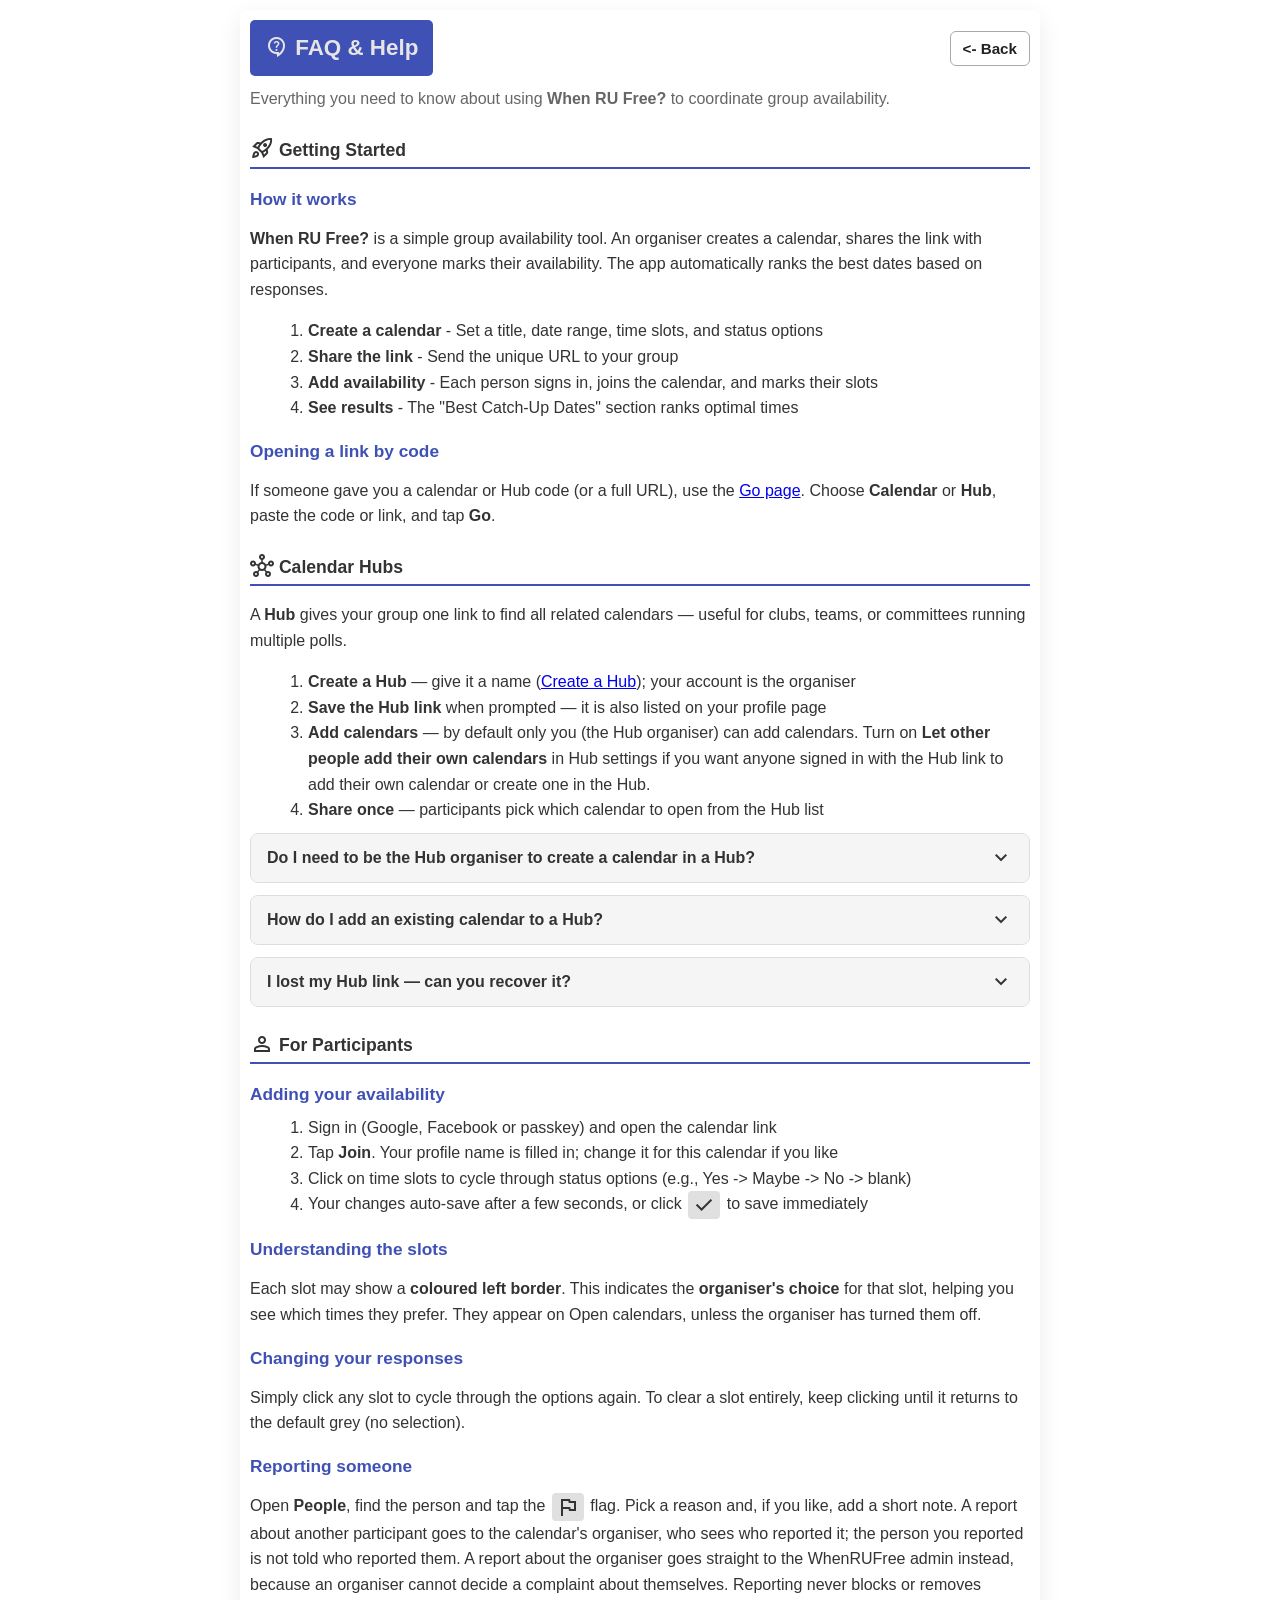
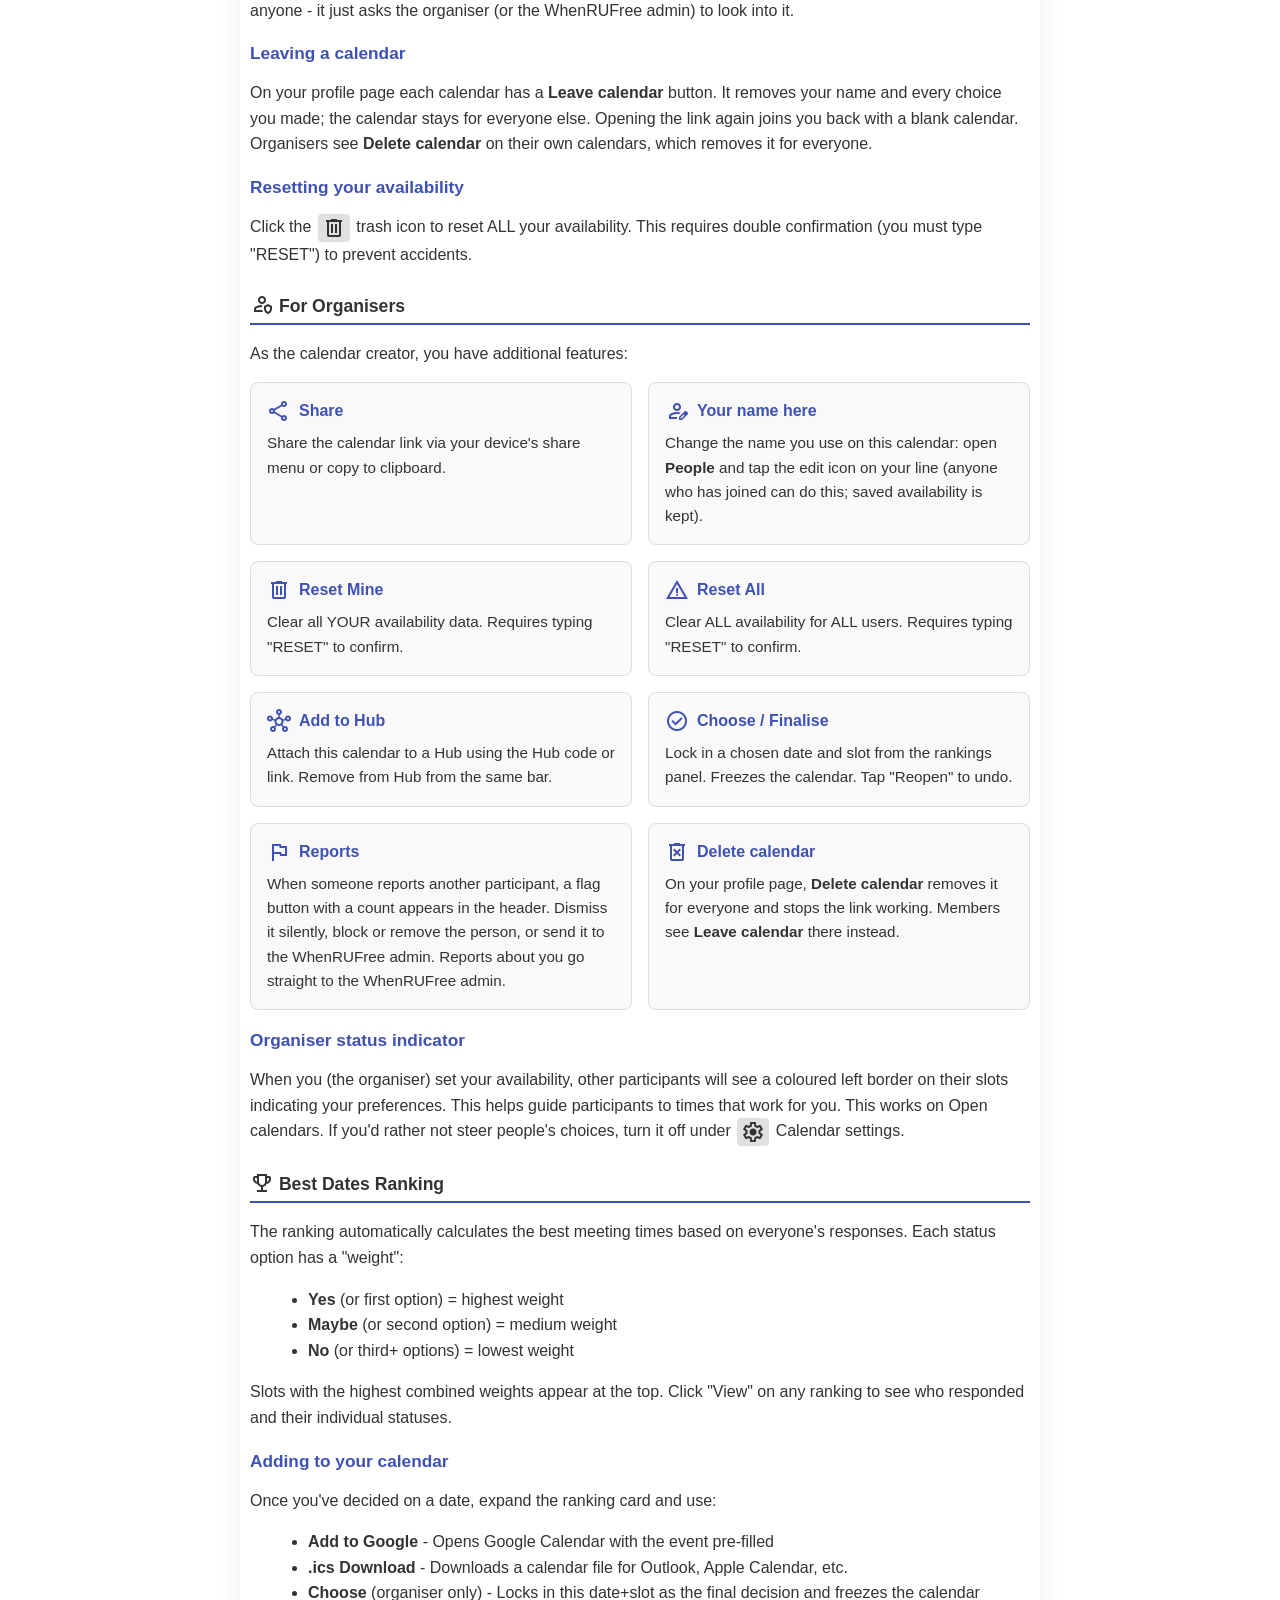
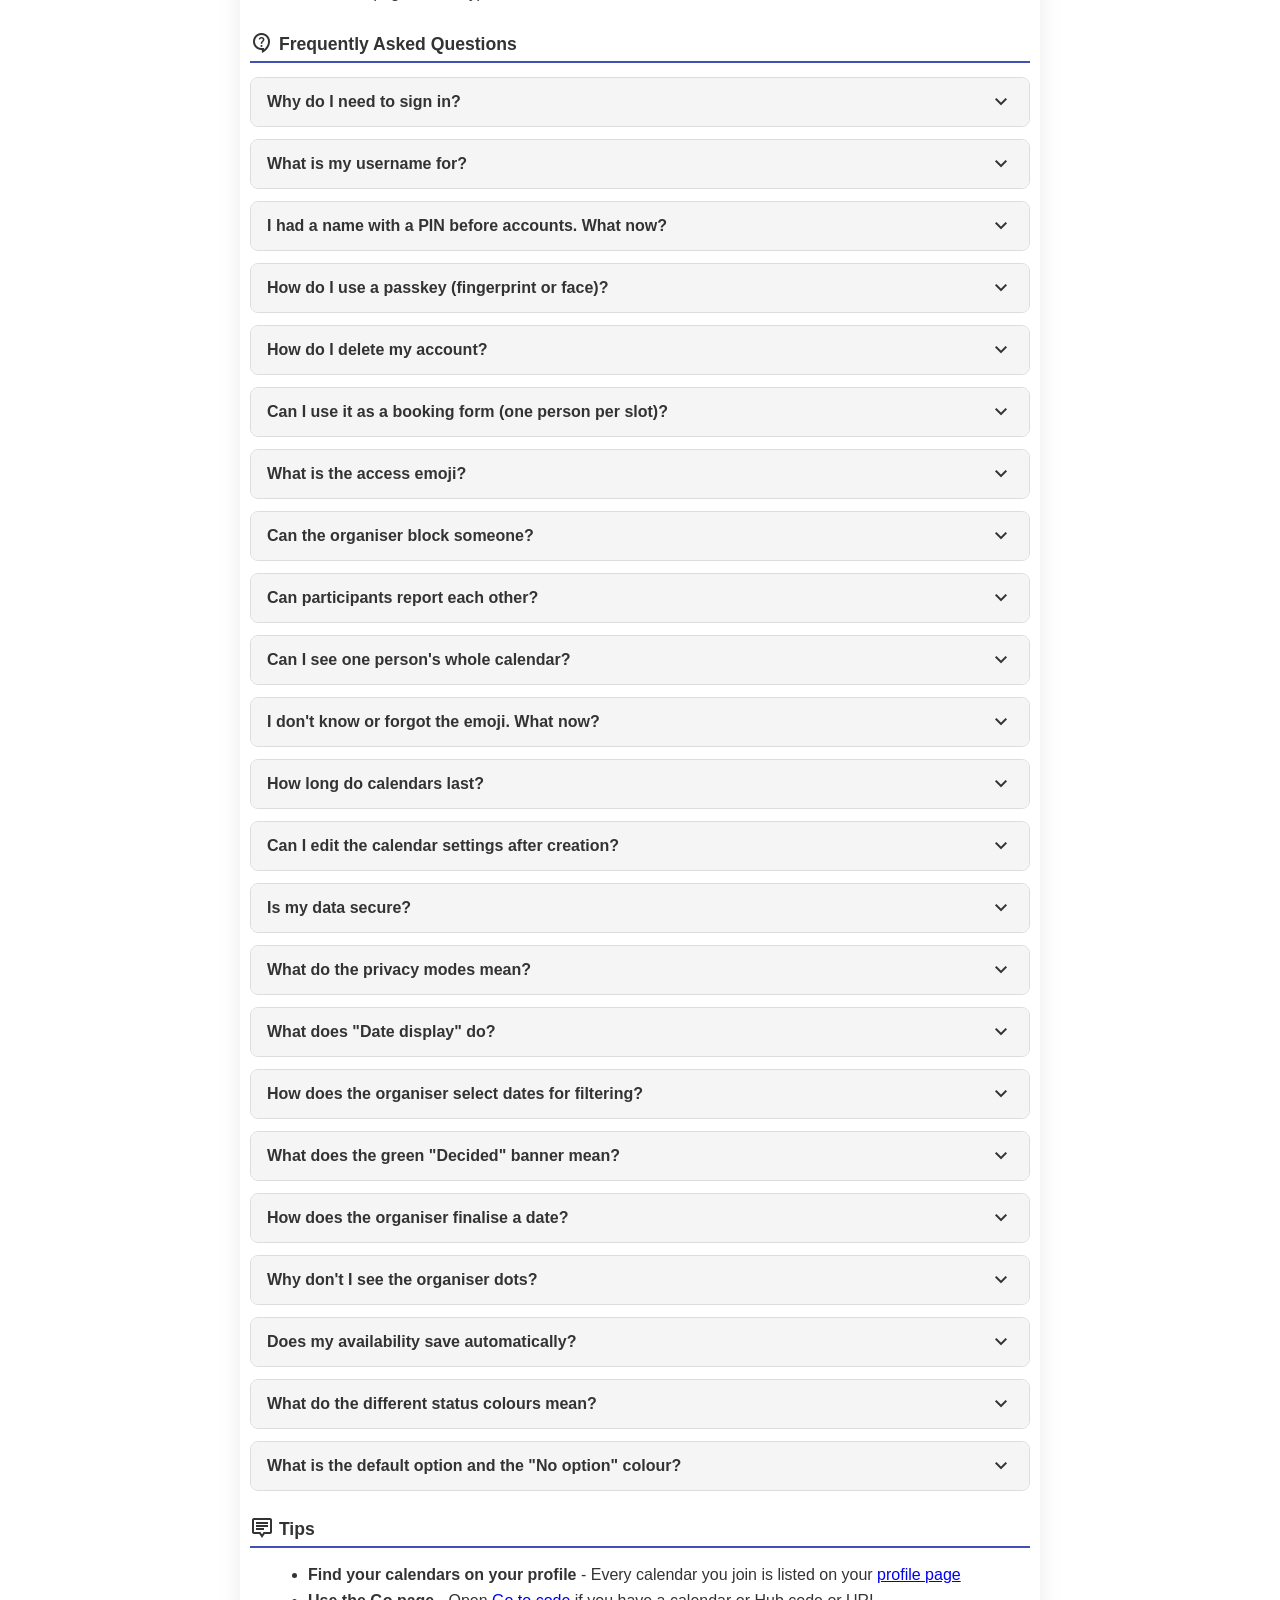
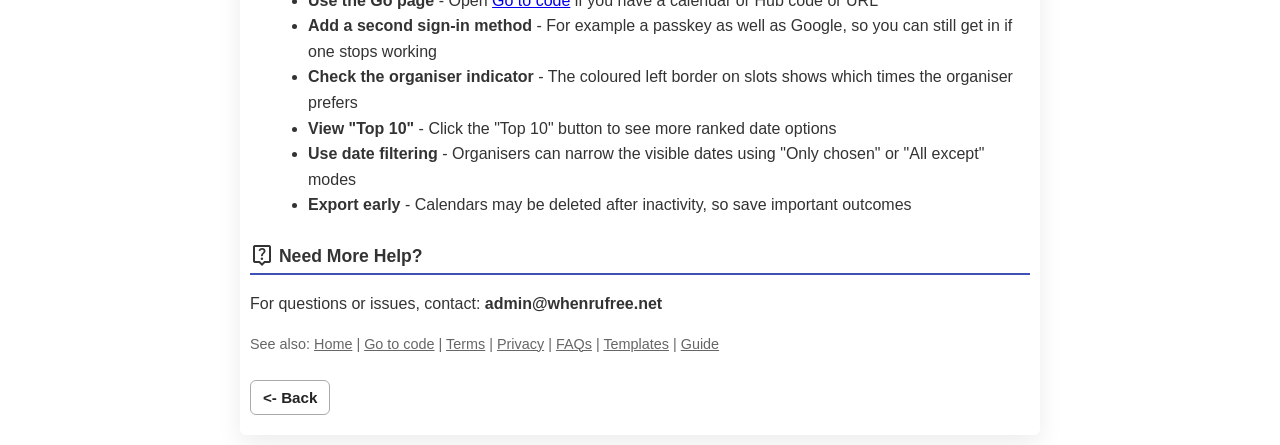
<file: faq.html>
<!DOCTYPE html>
<html lang="en">
<head>
  <meta charset="UTF-8" />
  <meta name="viewport" content="width=device-width, initial-scale=1.0"/>
  <!-- Prevents leaking the calendar token in the Referer header -->
  <meta name="referrer" content="no-referrer">
  <meta name="description" content="Arrange a time when everyone in your group is available. Create free shared calendars, schedule availability, and plan events -- private sign-in, no ads, no tracking.">
  <title>FAQ & Help - When RU Free?</title>

  <!-- Common page styles -->
  <link rel="stylesheet" href="page.css">
</head>
<body>
  <div class="card help-page" style="max-width: 800px;">
    <div class="top-actions">
      <h1 style="margin:0;"><span class="material-symbols-outlined">contact_support</span> FAQ & Help</h1>
      <a class="btn btn-ghost btn-small" onclick="history.back()" style="text-decoration:none;">&lt;- Back</a>
    </div>

    <p class="sub" style="margin-top:8px;">
      Everything you need to know about using <b>When RU Free?</b> to coordinate group availability.
    </p>

    <!-- GETTING STARTED -->
    <h2><span class="material-symbols-outlined">rocket_launch</span> Getting Started</h2>
    
    <h3>How it works</h3>
    <p>
      <b>When RU Free?</b> is a simple group availability tool. An organiser creates a calendar, 
      shares the link with participants, and everyone marks their availability. The app automatically 
      ranks the best dates based on responses.
    </p>
    
    <ol>
      <li><b>Create a calendar</b> - Set a title, date range, time slots, and status options</li>
      <li><b>Share the link</b> - Send the unique URL to your group</li>
      <li><b>Add availability</b> - Each person signs in, joins the calendar, and marks their slots</li>
      <li><b>See results</b> - The "Best Catch-Up Dates" section ranks optimal times</li>
    </ol>

    <h3>Opening a link by code</h3>
    <p>
      If someone gave you a calendar or Hub code (or a full URL), use the <a href="go/">Go page</a>.
      Choose <b>Calendar</b> or <b>Hub</b>, paste the code or link, and tap <b>Go</b>.
    </p>

    <!-- CALENDAR HUBS -->
    <h2><span class="material-symbols-outlined">hub</span> Calendar Hubs</h2>

    <p>
      A <b>Hub</b> gives your group one link to find all related calendars &mdash; useful for clubs, teams, or committees running multiple polls.
    </p>

    <ol>
      <li><b>Create a Hub</b> &mdash; give it a name (<a href="hub.html?create=1">Create a Hub</a>); your account is the organiser</li>
      <li><b>Save the Hub link</b> when prompted &mdash; it is also listed on your profile page</li>
      <li><b>Add calendars</b> &mdash; by default only you (the Hub organiser) can add calendars. Turn on <b>Let other people add their own calendars</b> in Hub settings if you want anyone signed in with the Hub link to add their own calendar or create one in the Hub.</li>
      <li><b>Share once</b> &mdash; participants pick which calendar to open from the Hub list</li>
    </ol>

    <div class="faq-item">
      <div class="faq-question" onclick="this.parentElement.classList.toggle('open')">
        Do I need to be the Hub organiser to create a calendar in a Hub?
        <span class="material-symbols-outlined faq-icon">expand_more</span>
      </div>
      <div class="faq-answer">
        <p>No, not always. Hubs are organiser-only by default: turn on <b>Let other people add their own calendars</b> when creating the Hub, or later in <b>Settings</b>, to let anyone signed in with the Hub link add or create calendars. Only the organiser's account can manage the Hub (remove calendars, Settings, Share/Email/Poster/Download).</p>
      </div>
    </div>

    <div class="faq-item">
      <div class="faq-question" onclick="this.parentElement.classList.toggle('open')">
        How do I add an existing calendar to a Hub?
        <span class="material-symbols-outlined faq-icon">expand_more</span>
      </div>
      <div class="faq-answer">
        <p>Open the calendar signed in with the account that created it. On the calendar page, use the Hub bar and tap <b>Add to Hub</b>. Enter the Hub code or full Hub link.</p>
      </div>
    </div>

    <div class="faq-item">
      <div class="faq-question" onclick="this.parentElement.classList.toggle('open')">
        I lost my Hub link &mdash; can you recover it?
        <span class="material-symbols-outlined faq-icon">expand_more</span>
      </div>
      <div class="faq-answer">
        <p>Sign in and open your <a href="account.html">profile page</a>: it lists the Hubs you organise or have opened, and the calendars you have joined. We cannot look up links for anyone else.</p>
      </div>
    </div>

    <!-- FOR PARTICIPANTS -->
    <h2><span class="material-symbols-outlined">person</span> For Participants</h2>
    
    <h3>Adding your availability</h3>
    <ol>
      <li>Sign in (Google, Facebook or passkey) and open the calendar link</li>
      <li>Tap <b>Join</b>. Your profile name is filled in; change it for this calendar if you like</li>
      <li>Click on time slots to cycle through status options (e.g., Yes -&gt; Maybe -&gt; No -&gt; blank)</li>
      <li>Your changes auto-save after a few seconds, or click <span class="material-symbols-outlined icon-inline">check</span> to save immediately</li>
    </ol>
    
    <h3>Understanding the slots</h3>
    <p>
      Each slot may show a <b>coloured left border</b>. This indicates the 
      <b>organiser's choice</b> for that slot, helping you see which times they prefer.
      They appear on Open calendars, unless the organiser has turned them off.
    </p>
    
    <h3>Changing your responses</h3>
    <p>
      Simply click any slot to cycle through the options again. To clear a slot entirely, 
      keep clicking until it returns to the default grey (no selection).
    </p>
    
    <h3>Reporting someone</h3>
    <p>
      Open <b>People</b>, find the person and tap the <span class="material-symbols-outlined icon-inline">flag</span> flag. Pick a reason and, if you like, add a short note.
      A report about another participant goes to the calendar's organiser, who sees who reported it; the person you reported is not told who reported them.
      A report about the organiser goes straight to the WhenRUFree admin instead, because an organiser cannot decide a complaint about themselves.
      Reporting never blocks or removes anyone - it just asks the organiser (or the WhenRUFree admin) to look into it.
    </p>

    <h3>Leaving a calendar</h3>
    <p>
      On your profile page each calendar has a <b>Leave calendar</b> button. It removes your name and every choice you made; the calendar stays for everyone else.
      Opening the link again joins you back with a blank calendar. Organisers see <b>Delete calendar</b> on their own calendars, which removes it for everyone.
    </p>

    <h3>Resetting your availability</h3>
    <p>
      Click the <span class="material-symbols-outlined icon-inline">delete</span> trash icon to reset ALL your availability. 
      This requires double confirmation (you must type "RESET") to prevent accidents.
    </p>

    <!-- FOR ORGANISERS -->
    <h2><span class="material-symbols-outlined">person_shield</span> For Organisers</h2>
    
    <p>As the calendar creator, you have additional features:</p>
    
    <div class="feature-grid">
      <div class="feature-card">
        <h4><span class="material-symbols-outlined">share</span> Share</h4>
        <p>Share the calendar link via your device's share menu or copy to clipboard.</p>
      </div>
      <div class="feature-card">
        <h4><span class="material-symbols-outlined">person_edit</span> Your name here</h4>
        <p>Change the name you use on this calendar: open <b>People</b> and tap the edit icon on your line (anyone who has joined can do this; saved availability is kept).</p>
      </div>
      <div class="feature-card">
        <h4><span class="material-symbols-outlined">delete</span> Reset Mine</h4>
        <p>Clear all YOUR availability data. Requires typing "RESET" to confirm.</p>
      </div>
      <div class="feature-card">
        <h4><span class="material-symbols-outlined">warning</span> Reset All</h4>
        <p>Clear ALL availability for ALL users. Requires typing "RESET" to confirm.</p>
      </div>
      <div class="feature-card">
        <h4><span class="material-symbols-outlined">hub</span> Add to Hub</h4>
        <p>Attach this calendar to a Hub using the Hub code or link. Remove from Hub from the same bar.</p>
      </div>
      <div class="feature-card">
        <h4><span class="material-symbols-outlined">check_circle</span> Choose / Finalise</h4>
        <p>Lock in a chosen date and slot from the rankings panel. Freezes the calendar. Tap "Reopen" to undo.</p>
      </div>
      <div class="feature-card">
        <h4><span class="material-symbols-outlined">flag</span> Reports</h4>
        <p>When someone reports another participant, a flag button with a count appears in the header. Dismiss it silently, block or remove the person, or send it to the WhenRUFree admin. Reports about you go straight to the WhenRUFree admin.</p>
      </div>
      <div class="feature-card">
        <h4><span class="material-symbols-outlined">delete_forever</span> Delete calendar</h4>
        <p>On your profile page, <b>Delete calendar</b> removes it for everyone and stops the link working. Members see <b>Leave calendar</b> there instead.</p>
      </div>
    </div>
    
    <h3>Organiser status indicator</h3>
    <p>
      When you (the organiser) set your availability, other participants will see a coloured left border 
      on their slots indicating your preferences. This helps guide participants to times that work for you.
      This works on Open calendars. If you'd rather not steer people's choices, turn it off under
      <span class="material-symbols-outlined icon-inline">settings</span> Calendar settings.
    </p>

    <!-- BEST DATES RANKING -->
    <h2><span class="material-symbols-outlined">trophy</span> Best Dates Ranking</h2>
    
    <p>
      The ranking automatically calculates the best meeting times based on everyone's responses. 
      Each status option has a "weight":
    </p>
    <ul>
      <li><b>Yes</b> (or first option) = highest weight</li>
      <li><b>Maybe</b> (or second option) = medium weight</li>
      <li><b>No</b> (or third+ options) = lowest weight</li>
    </ul>
    <p>
      Slots with the highest combined weights appear at the top. Click "View" on any ranking to see 
      who responded and their individual statuses.
    </p>
    
    <h3>Adding to your calendar</h3>
    <p>
      Once you've decided on a date, expand the ranking card and use:
    </p>
    <ul>
      <li><b>Add to Google</b> - Opens Google Calendar with the event pre-filled</li>
      <li><b>.ics Download</b> - Downloads a calendar file for Outlook, Apple Calendar, etc.</li>
      <li><b>Choose</b> (organiser only) - Locks in this date+slot as the final decision and freezes the calendar</li>
    </ul>

    <!-- FAQ SECTION -->
    <h2><span class="material-symbols-outlined">contact_support</span> Frequently Asked Questions</h2>
    
    <div class="faq-item">
      <div class="faq-question" onclick="this.parentElement.classList.toggle('open')">
        Why do I need to sign in?
        <span class="material-symbols-outlined faq-icon">expand_more</span>
      </div>
      <div class="faq-answer">
        <p>So only you can change your availability, without remembering a PIN for every calendar. Your profile page also lists all your calendars and Hubs, so a lost link is no longer lost.</p>
        <p>Sign in with Google, Facebook or a passkey (fingerprint, face or screen lock). We never receive your email, name or photo from Google or Facebook &mdash; only a private ID that we keep scrambled. There are no ads and no tracking.</p>
        <p>You can look around the home page without signing in. Tap <b>Sign in</b> at the top, or anything in the create form, when you're ready.</p>
      </div>
    </div>

    <div class="faq-item">
      <div class="faq-question" onclick="this.parentElement.classList.toggle('open')">
        What is my username for?
        <span class="material-symbols-outlined faq-icon">expand_more</span>
      </div>
      <div class="faq-answer">
        <p>It is private: only you (and the WhenRUFree admin) see it. It is used to confirm big actions such as deleting your account. Other people only see your <b>profile name</b>, or the name you chose for a particular calendar.</p>
      </div>
    </div>

    <div class="faq-item">
      <div class="faq-question" onclick="this.parentElement.classList.toggle('open')">
        I had a name with a PIN before accounts. What now?
        <span class="material-symbols-outlined faq-icon">expand_more</span>
      </div>
      <div class="faq-answer">
        <p>Sign in, open the calendar, tap the <span class="material-symbols-outlined icon-inline">group</span> People button and tap your old name (it says <b>Tap to claim it</b>). Enter its old PIN once. The name and its availability then belong to your account and the PIN is deleted.</p>
        <p>Old Hubs work the same way: open the Hub and tap <b>Claim this Hub</b>, then enter the old organiser PIN.</p>
        <p>Five wrong PINs in a row lock that name for 5 minutes (then longer). The WhenRUFree admin can unlock it. If you forgot the PIN, join again with a new name and ask the organiser to remove the old one.</p>
      </div>
    </div>

    <div class="faq-item">
      <div class="faq-question" onclick="this.parentElement.classList.toggle('open')">
        How do I use a passkey (fingerprint or face)?
        <span class="material-symbols-outlined faq-icon">expand_more</span>
      </div>
      <div class="faq-answer">
        <p>On the sign-in screen tap <b>Sign in with a passkey</b> to use one you already have, or <b>New here? Create an account with a passkey</b>. If you signed in another way, tap <b>Add a passkey</b> under <b>Ways to sign in</b> on your profile page.</p>
        <p>Your fingerprint or face never leaves your device. You can remove a lost device's passkey on the profile page, as long as one sign-in method remains.</p>
      </div>
    </div>

    <div class="faq-item">
      <div class="faq-question" onclick="this.parentElement.classList.toggle('open')">
        How do I delete my account?
        <span class="material-symbols-outlined faq-icon">expand_more</span>
      </div>
      <div class="faq-answer">
        <p>Open your <a href="account.html">profile page</a>, scroll to <b>Delete account</b>, type your username and confirm. This removes your account, your names on calendars, and every calendar and Hub you organise. See the <a href="privacy.html#delete-account">Privacy Policy</a> for details.</p>
      </div>
    </div>

    <div class="faq-item">
      <div class="faq-question" onclick="this.parentElement.classList.toggle('open')">
        Can I use it as a booking form (one person per slot)?
        <span class="material-symbols-outlined faq-icon">expand_more</span>
      </div>
      <div class="faq-answer">
        <p>Yes. When creating the calendar, set <b>People per slot</b> (under Slots) to 1, 2 or More (up to 20), and choose <b>Bookings per person</b> - how many slots each person can book, counted <b>Per day</b> (e.g. court hire) or <b>In total</b> across the whole calendar (e.g. one interview per candidate).
        People tap a free slot to book it (tap again to un-book) and it saves like any calendar, first come, first served. Slots booked by other people show in red, and if two people tap the last place at the same moment only the first gets it.</p>
        <p>The organiser can remove anyone's booking and use <b>Close bookings</b> to stop changes. Booking settings cannot be changed after the calendar is created. Blind privacy is not available for booking calendars, because the organiser needs to see who booked.</p>
        <p>Each account can have one name per calendar, so the per-person limit applies per account. Someone with a second account could still book more; the organiser sees every name and can remove extra bookings.</p>
      </div>
    </div>

    <div class="faq-item">
      <div class="faq-question" onclick="this.parentElement.classList.toggle('open')">
        What is the access emoji?
        <span class="material-symbols-outlined faq-icon">expand_more</span>
      </div>
      <div class="faq-answer">
        <p>An optional extra lock on top of the secret link. The organiser picks one of 35 emoji, and anyone opening the calendar or Hub must pick the same one first.
        The emoji is written next to the link when the organiser copies, shares, emails or prints it. Your account remembers it for 30 days, and people who have joined the calendar (or organise the Hub) never need it.</p>
        <p>Organisers turn it on when creating the calendar (above Privacy Mode) or Hub, or later with the <b>Settings</b> (gear) button.
        A calendar in a Hub uses the Hub's emoji unless it has its own. Three wrong picks lock that device out for 5 minutes, then longer.</p>
      </div>
    </div>

    <div class="faq-item">
      <div class="faq-question" onclick="this.parentElement.classList.toggle('open')">
        Can the organiser block someone?
        <span class="material-symbols-outlined faq-icon">expand_more</span>
      </div>
      <div class="faq-answer">
        <p>Yes, on any calendar. In the <b>People</b> list the organiser taps the <b>more</b> menu beside a name to open <b>Manage person</b>, where they choose <b>Block</b> and confirm. That person sees "The organiser has blocked you from this calendar" and can't open the calendar, and their answers are left out of the calendar, Best Match and totals. Bookings they made still hold their places.
        Choose <b>Unblock</b> the same way to let them back in - nothing is deleted. The same menu can delete a person or report them to the WhenRUFree admin.</p>
      </div>
    </div>

    <div class="faq-item">
      <div class="faq-question" onclick="this.parentElement.classList.toggle('open')">
        Can participants report each other?
        <span class="material-symbols-outlined faq-icon">expand_more</span>
      </div>
      <div class="faq-answer">
        <p>Yes. In the <b>People</b> list, the <span class="material-symbols-outlined icon-inline">flag</span> flag beside a name opens a short report form: a reason and an optional note. A report about another participant goes to the calendar's organiser, who sees who reported it and can <b>Dismiss</b> it silently, <b>Block</b> or <b>Remove</b> the person, or <b>Send to WhenRUFree admin</b>. The person reported is never told who reported them.</p>
        <p>A report about the organiser goes straight to the WhenRUFree admin, because an organiser cannot decide a complaint about themselves; the organiser never sees that report. Reports never block or remove anyone by themselves.</p>
      </div>
    </div>

    <div class="faq-item">
      <div class="faq-question" onclick="this.parentElement.classList.toggle('open')">
        Can I see one person's whole calendar?
        <span class="material-symbols-outlined faq-icon">expand_more</span>
      </div>
      <div class="faq-answer">
        <p>Yes, where the privacy mode allows it. Tap the <span class="material-symbols-outlined icon-inline">group</span> <b>People</b> button, then the <span class="material-symbols-outlined icon-inline">visibility</span> eye beside a name. Their Slots fill the calendar, read only, with a bar above it showing whose they are. Tap the eye again (now <span class="material-symbols-outlined icon-inline">visibility_off</span>), the bar's <span class="material-symbols-outlined icon-inline">close</span>, or press Escape to go back to yours; your own unsaved changes are kept.</p>
        <p>On Open calendars anyone who has joined can do this; on Hidden calendars only the organiser; on Blind calendars nobody. It isn't available on booking calendars or for people the organiser has blocked.</p>
      </div>
    </div>

    <div class="faq-item">
      <div class="faq-question" onclick="this.parentElement.classList.toggle('open')">
        I don't know or forgot the emoji. What now?
        <span class="material-symbols-outlined faq-icon">expand_more</span>
      </div>
      <div class="faq-answer">
        <p>Ask the organiser - it is usually in the message or poster with the link. Organisers can see and change it in <b>Settings</b> on any device where they are signed in.
        If the organiser forgot it too, the WhenRUFree admin can remove it.</p>
      </div>
    </div>
    
    <div class="faq-item">
      <div class="faq-question" onclick="this.parentElement.classList.toggle('open')">
        How long do calendars last?
        <span class="material-symbols-outlined faq-icon">expand_more</span>
      </div>
      <div class="faq-answer">
        <p>Calendars with no activity (saves) are automatically deleted after a period of time 
        to reduce data storage. Make sure someone saves their availability periodically to keep 
        the calendar active, or export your results before the calendar expires.</p>
      </div>
    </div>
    
    <div class="faq-item">
      <div class="faq-question" onclick="this.parentElement.classList.toggle('open')">
        Can I edit the calendar settings after creation?
        <span class="material-symbols-outlined faq-icon">expand_more</span>
      </div>
      <div class="faq-answer">
        <p>Currently, calendar settings (title, dates, slots, status options, default option and un-answered colour) cannot be changed 
        after creation. Create a new calendar if you need different settings.</p>
      </div>
    </div>
    
    <div class="faq-item">
      <div class="faq-question" onclick="this.parentElement.classList.toggle('open')">
        Is my data secure?
        <span class="material-symbols-outlined faq-icon">expand_more</span>
      </div>
      <div class="faq-answer">
        <p>The calendar link is the invite - anyone signed in with the link can view and join.
        Only share links with trusted participants. Only your account can change your entry.
        <b>Do not enter sensitive or private information.</b></p>
      </div>
    </div>
    
    <div class="faq-item">
      <div class="faq-question" onclick="this.parentElement.classList.toggle('open')">
        What do the privacy modes mean?
        <span class="material-symbols-outlined faq-icon">expand_more</span>
      </div>
      <div class="faq-answer">
        <p>When creating a calendar, you can choose from three privacy modes:</p>
        <ul>
          <li><b><span class="material-symbols-outlined icon-inline">visibility</span> Open</b> - All users can see each other's choices. This is the default and works best when everyone should see who's available when.</li>
          <li><b><span class="material-symbols-outlined icon-inline">visibility_off</span> Hidden</b> - Users cannot see each other's choices, but the organiser can still see all individual responses. Useful for voting or when you don't want participants to influence each other. Names are private too, unless you tick <b>Show everyone who has joined (but not their choices)</b>.</li>
          <li><b><span class="material-symbols-outlined icon-inline">lock</span> Blind</b> - All choices are completely private. Even the organiser cannot see individual responses - only aggregate counts (e.g., "3 Yes, 2 Maybe"). Names are private too. Perfect for anonymous voting or sensitive surveys.</li>
        </ul>
        <p>In all modes, aggregate counts are always visible so everyone can see the overall results.</p>
        <p>When names are private (Blind, or Hidden unless the organiser shows who has joined), the People list only shows each person their own name, the organiser and how many people have joined. The organiser always sees everyone.</p>
      </div>
    </div>
    
    <div class="faq-item">
      <div class="faq-question" onclick="this.parentElement.classList.toggle('open')">
        What does "Date display" do?
        <span class="material-symbols-outlined faq-icon">expand_more</span>
      </div>
      <div class="faq-answer">
        <p>When creating a calendar, the organiser can choose how dates are shown to participants:</p>
        <ul>
          <li><b><span class="material-symbols-outlined icon-inline">date_range</span> All dates</b> - Every date in the range is shown. This is the default.</li>
          <li><b><span class="material-symbols-outlined icon-inline">event_available</span> Only chosen</b> - Participants see only the dates the organiser switches on. After creating the calendar, the organiser taps date headers to show or hide each date.</li>
          <li><b><span class="material-symbols-outlined icon-inline">event_busy</span> All except</b> - Participants see all dates except the ones the organiser switches off. Useful for blocking out dates that are already taken.</li>
        </ul>
        <p>The organiser always sees all dates so they can manage their selections. Dates participants can see stay bright, hidden dates are dimmed and marked with a crossed-out eye. A line above the dates shows how many dates participants can see. Date filter changes auto-save to the server.</p>
      </div>
    </div>
    
    <div class="faq-item">
      <div class="faq-question" onclick="this.parentElement.classList.toggle('open')">
        How does the organiser select dates for filtering?
        <span class="material-symbols-outlined faq-icon">expand_more</span>
      </div>
      <div class="faq-answer">
        <p>After creating a calendar with "Only chosen" or "All except" mode, the organiser logs in and taps the <b>date headers</b> (the day number/name at the top of each column) to switch dates on and off. Every header looks like a button while a filter is on and carries a visibility icon: bright means participants can see that date, dimmed with a crossed-out eye means they can't. A status line above the dates shows the mode and how many dates participants can see, and warns when the filter hides everything.</p>
      </div>
    </div>

    <div class="faq-item">
      <div class="faq-question" onclick="this.parentElement.classList.toggle('open')">
        What does the green "Decided" banner mean?
        <span class="material-symbols-outlined faq-icon">expand_more</span>
      </div>
      <div class="faq-answer">
        <p>The organiser has locked in a final date and time slot. The calendar is now frozen -- 
        no one can change their availability. The chosen slot is highlighted in the calendar grid 
        with a green outline, and all other slots are dimmed. If the organiser changes their mind, 
        they can tap "Reopen" to allow editing again.</p>
      </div>
    </div>
    
    <div class="faq-item">
      <div class="faq-question" onclick="this.parentElement.classList.toggle('open')">
        How does the organiser finalise a date?
        <span class="material-symbols-outlined faq-icon">expand_more</span>
      </div>
      <div class="faq-answer">
        <p>The organiser expands a rank card by tapping "View", then taps the green <b>Choose</b> button. 
        After confirming, the calendar is frozen and a green "Decided" banner appears. To undo, 
        tap the "Reopen" button in the banner.</p>
      </div>
    </div>
    
    <div class="faq-item">
      <div class="faq-question" onclick="this.parentElement.classList.toggle('open')">
        Why don't I see the organiser dots?
        <span class="material-symbols-outlined faq-icon">expand_more</span>
      </div>
      <div class="faq-answer">
        <p>Organiser indicators (coloured left borders on slots) only appear when the organiser has set their availability for a slot. 
        If you ARE the organiser, you won't see your own indicators (you already know your preferences!). 
        They are only visible to other participants, and only on Open calendars. The organiser can also turn them off
        in Calendar settings.</p>
      </div>
    </div>
    
    <div class="faq-item">
      <div class="faq-question" onclick="this.parentElement.classList.toggle('open')">
        Does my availability save automatically?
        <span class="material-symbols-outlined faq-icon">expand_more</span>
      </div>
      <div class="faq-answer">
        <p>Yes! Changes auto-save after about 4-5 seconds of inactivity. You'll see the save button 
        spin briefly when saving. You can also click the <span class="material-symbols-outlined icon-inline">check</span> 
        button to save immediately.</p>
      </div>
    </div>
    
    <div class="faq-item">
      <div class="faq-question" onclick="this.parentElement.classList.toggle('open')">
        What do the different status colours mean?
        <span class="material-symbols-outlined faq-icon">expand_more</span>
      </div>
      <div class="faq-answer">
        <p>The legend at the top of the calendar shows what each colour means. By default:</p>
        <ul>
          <li><b>Green</b> = Yes / Available</li>
          <li><b>Yellow/Orange</b> = Maybe / Tentative</li>
          <li><b>Red/Blue</b> = No / Unavailable</li>
          <li><b>Grey</b> = No response yet</li>
        </ul>
        <p>Organisers can customise these options when creating the calendar.</p>
      </div>
    </div>

    <div class="faq-item">
      <div class="faq-question" onclick="this.parentElement.classList.toggle('open')">
        What is the default option and the "No option" colour?
        <span class="material-symbols-outlined faq-icon">expand_more</span>
      </div>
      <div class="faq-answer">
        <p>The checkbox at the end of each option row (on the create page) marks that option as the <b>default</b>. Every slot then
        starts on it for each participant until they change it, and the <b>No option</b> row disappears because no slot is ever
        un-answered.</p>
        <p>If no checkbox is ticked, slots start <b>un-answered</b> and use the grey you pick on the <b>No option</b> row at the bottom
        of the options list. Neither the default option nor the un-answered colour can be changed after the calendar is created.</p>
      </div>
    </div>

    <!-- TIPS -->
    <h2><span class="material-symbols-outlined">tooltip_2</span> Tips</h2>
    <ul>
      <li><b>Find your calendars on your profile</b> - Every calendar you join is listed on your <a href="account.html">profile page</a></li>
      <li><b>Use the Go page</b> - Open <a href="go/">Go to code</a> if you have a calendar or Hub code or URL</li>
      <li><b>Add a second sign-in method</b> - For example a passkey as well as Google, so you can still get in if one stops working</li>
      <li><b>Check the organiser indicator</b> - The coloured left border on slots shows which times the organiser prefers</li>
      <li><b>View "Top 10"</b> - Click the "Top 10" button to see more ranked date options</li>
      <li><b>Use date filtering</b> - Organisers can narrow the visible dates using "Only chosen" or "All except" modes</li>
      <li><b>Export early</b> - Calendars may be deleted after inactivity, so save important outcomes</li>
    </ul>

    <!-- CONTACT -->
    <h2><span class="material-symbols-outlined">live_help</span> Need More Help?</h2>
    <p>
      For questions or issues, contact: <b>admin@whenrufree.net</b>
    </p>
    <p class="muted" style="margin-top: 10px;">
      See also:     <a href="index.html" style="color:inherit; text-decoration:underline;">Home</a>
    <span aria-hidden="true"> | </span>
    <a href="go/" style="color:inherit; text-decoration:underline;">Go to code</a>
    <span aria-hidden="true"> | </span>
    <a href="terms.html" style="color:inherit; text-decoration:underline;">Terms</a>
    <span aria-hidden="true"> | </span>
    <a href="privacy.html" style="color:inherit; text-decoration:underline;">Privacy</a>
    <span aria-hidden="true"> | </span>
    <a href="faq.html" style="color:inherit; text-decoration:underline;">FAQs</a>
    <span aria-hidden="true"> | </span>
    <a href="ideas.html" style="color:inherit; text-decoration:underline;">Templates</a>
    <span aria-hidden="true"> | </span>
    <a href="guide.html" style="color:inherit; text-decoration:underline;">Guide</a>
    </p>

    <div class="top-actions" style="margin-top: 24px;">
      <a class="btn btn-ghost btn-small" onclick="history.back()" style="text-decoration:none;">&lt;- Back</a>
    </div>
  </div>
</body>
</html>
</file>
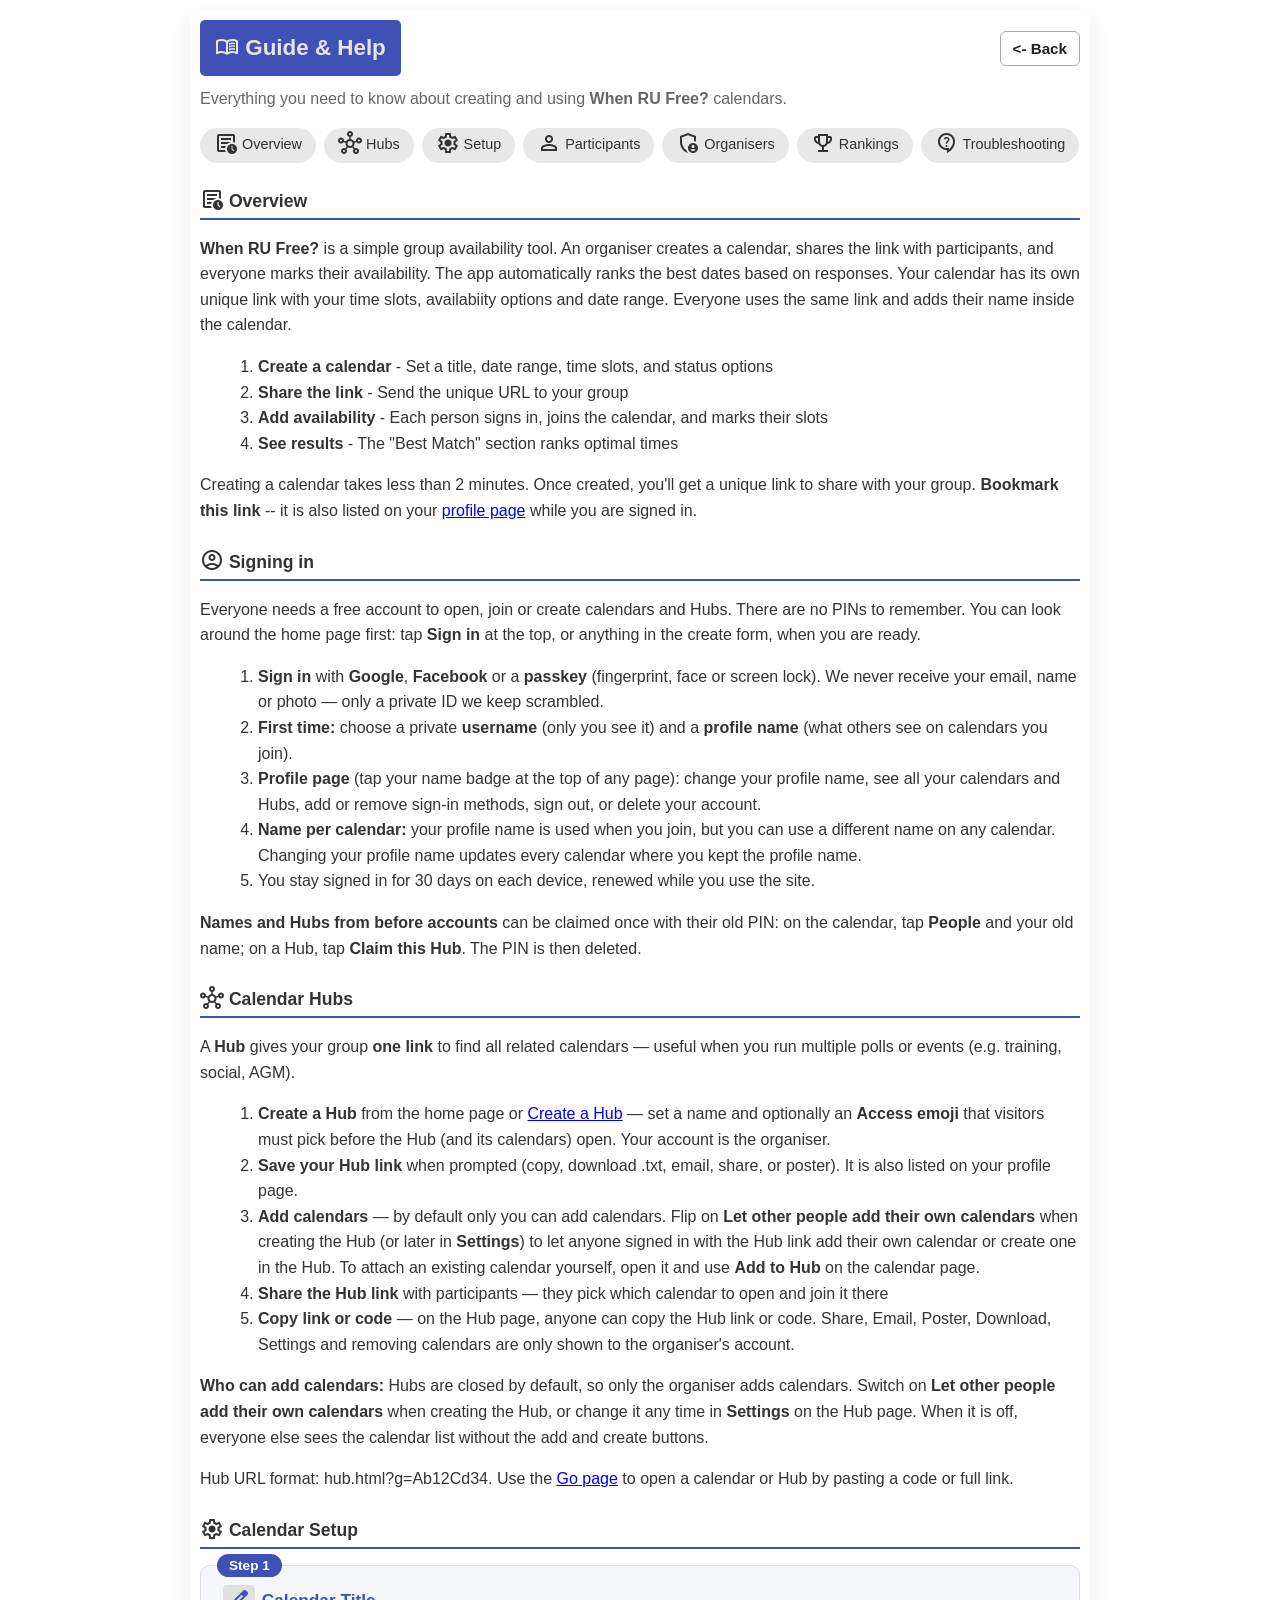
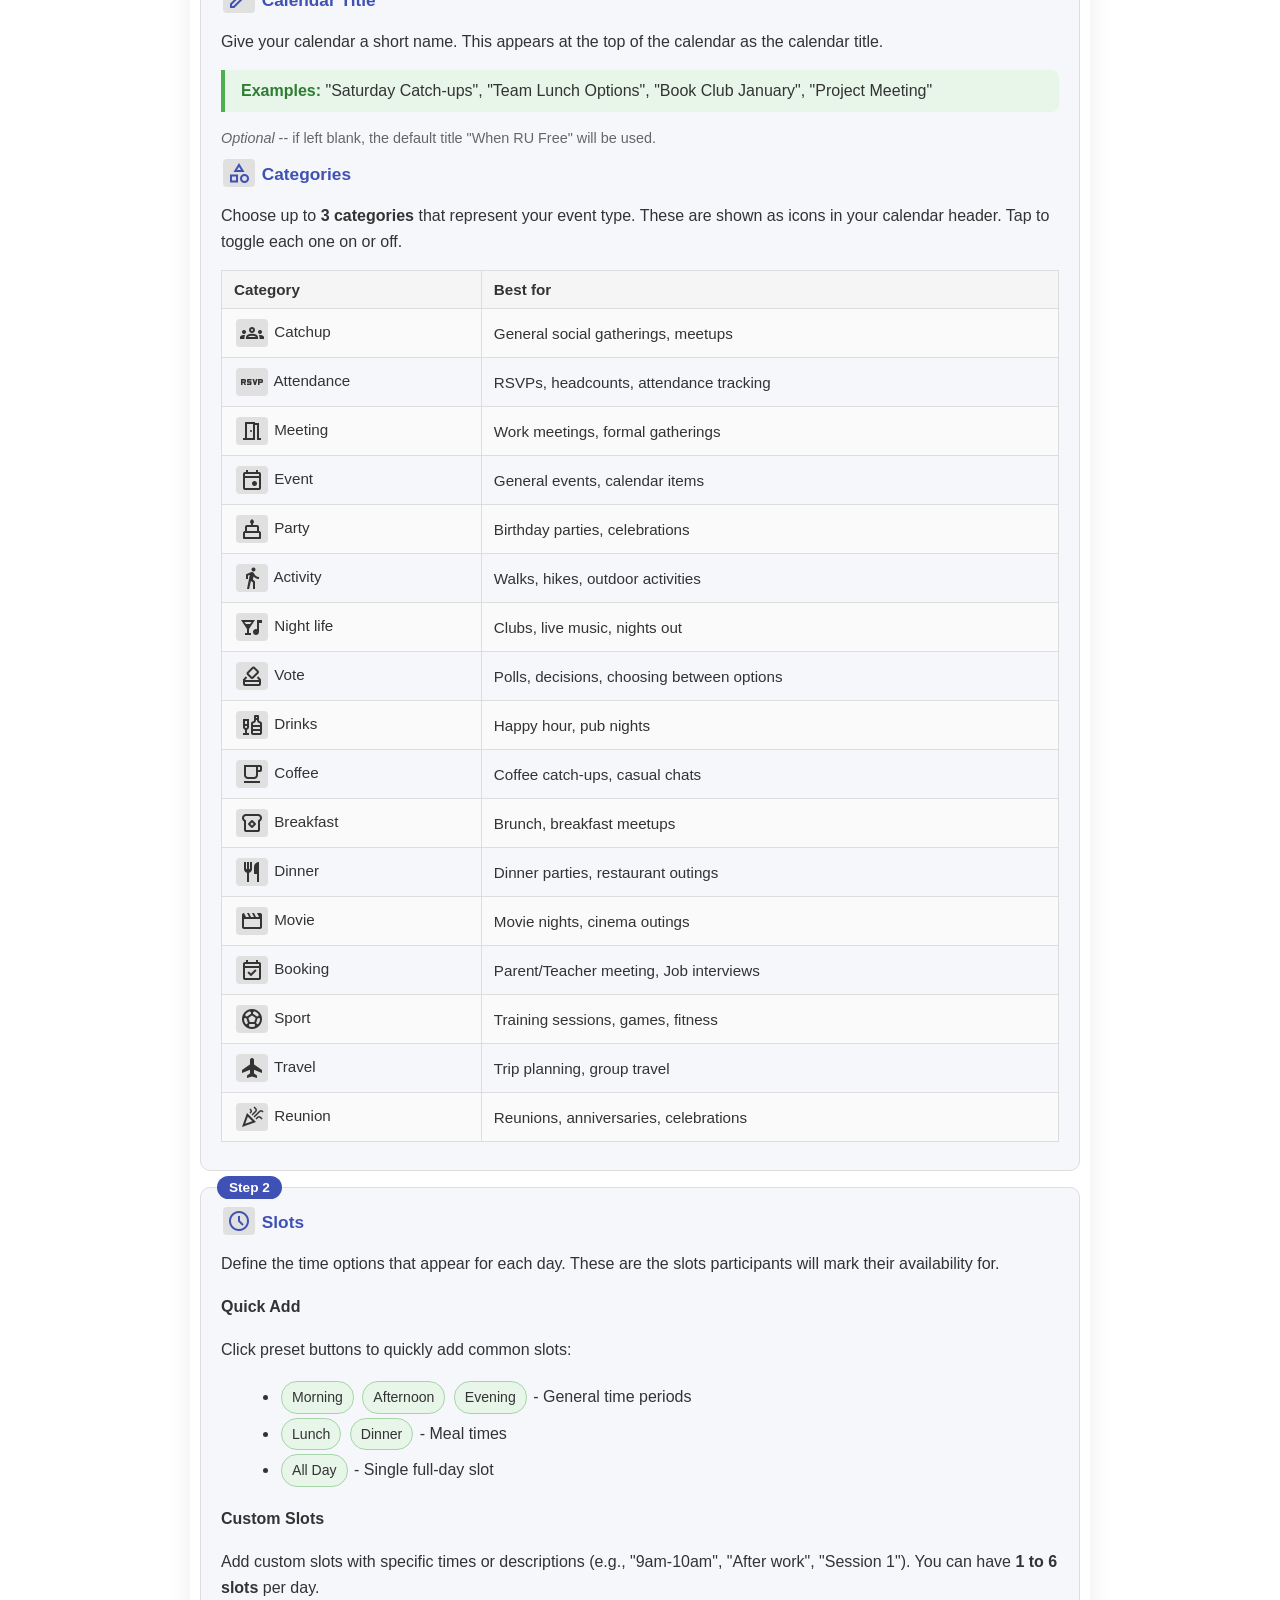
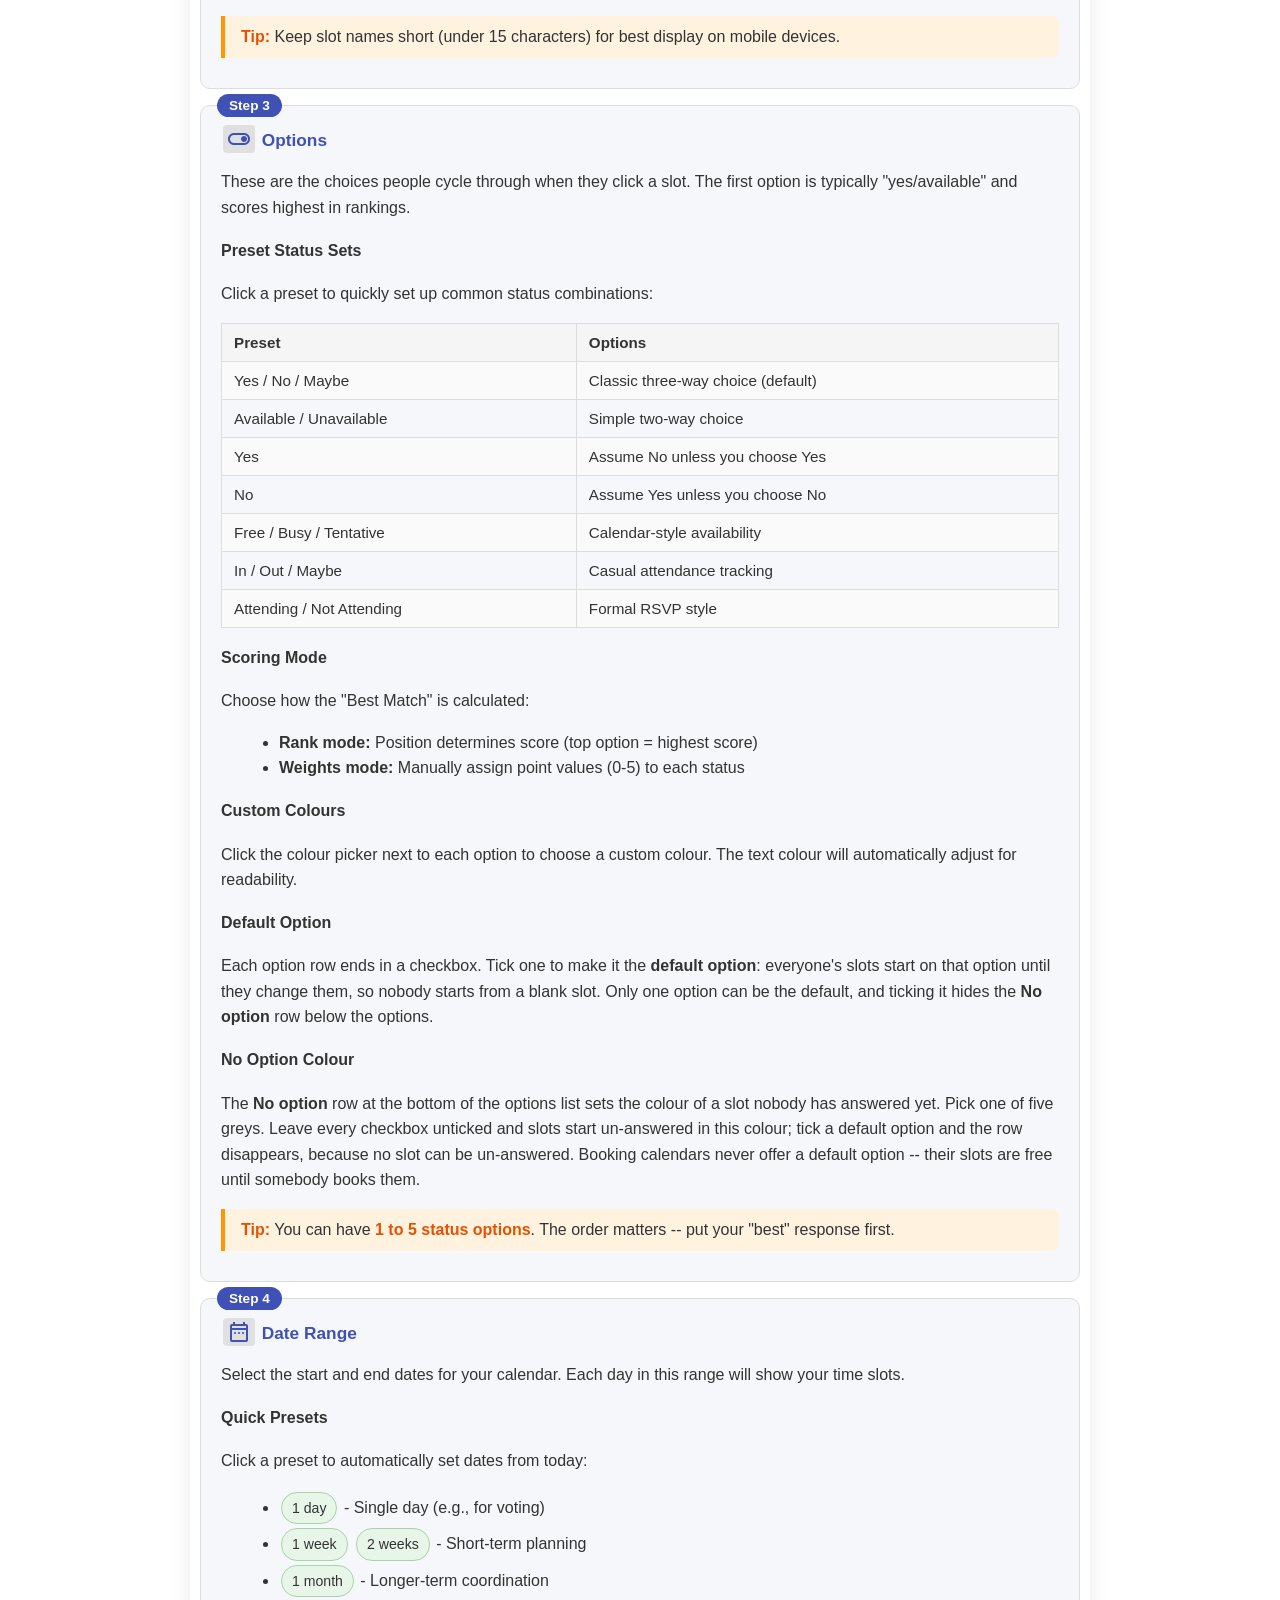
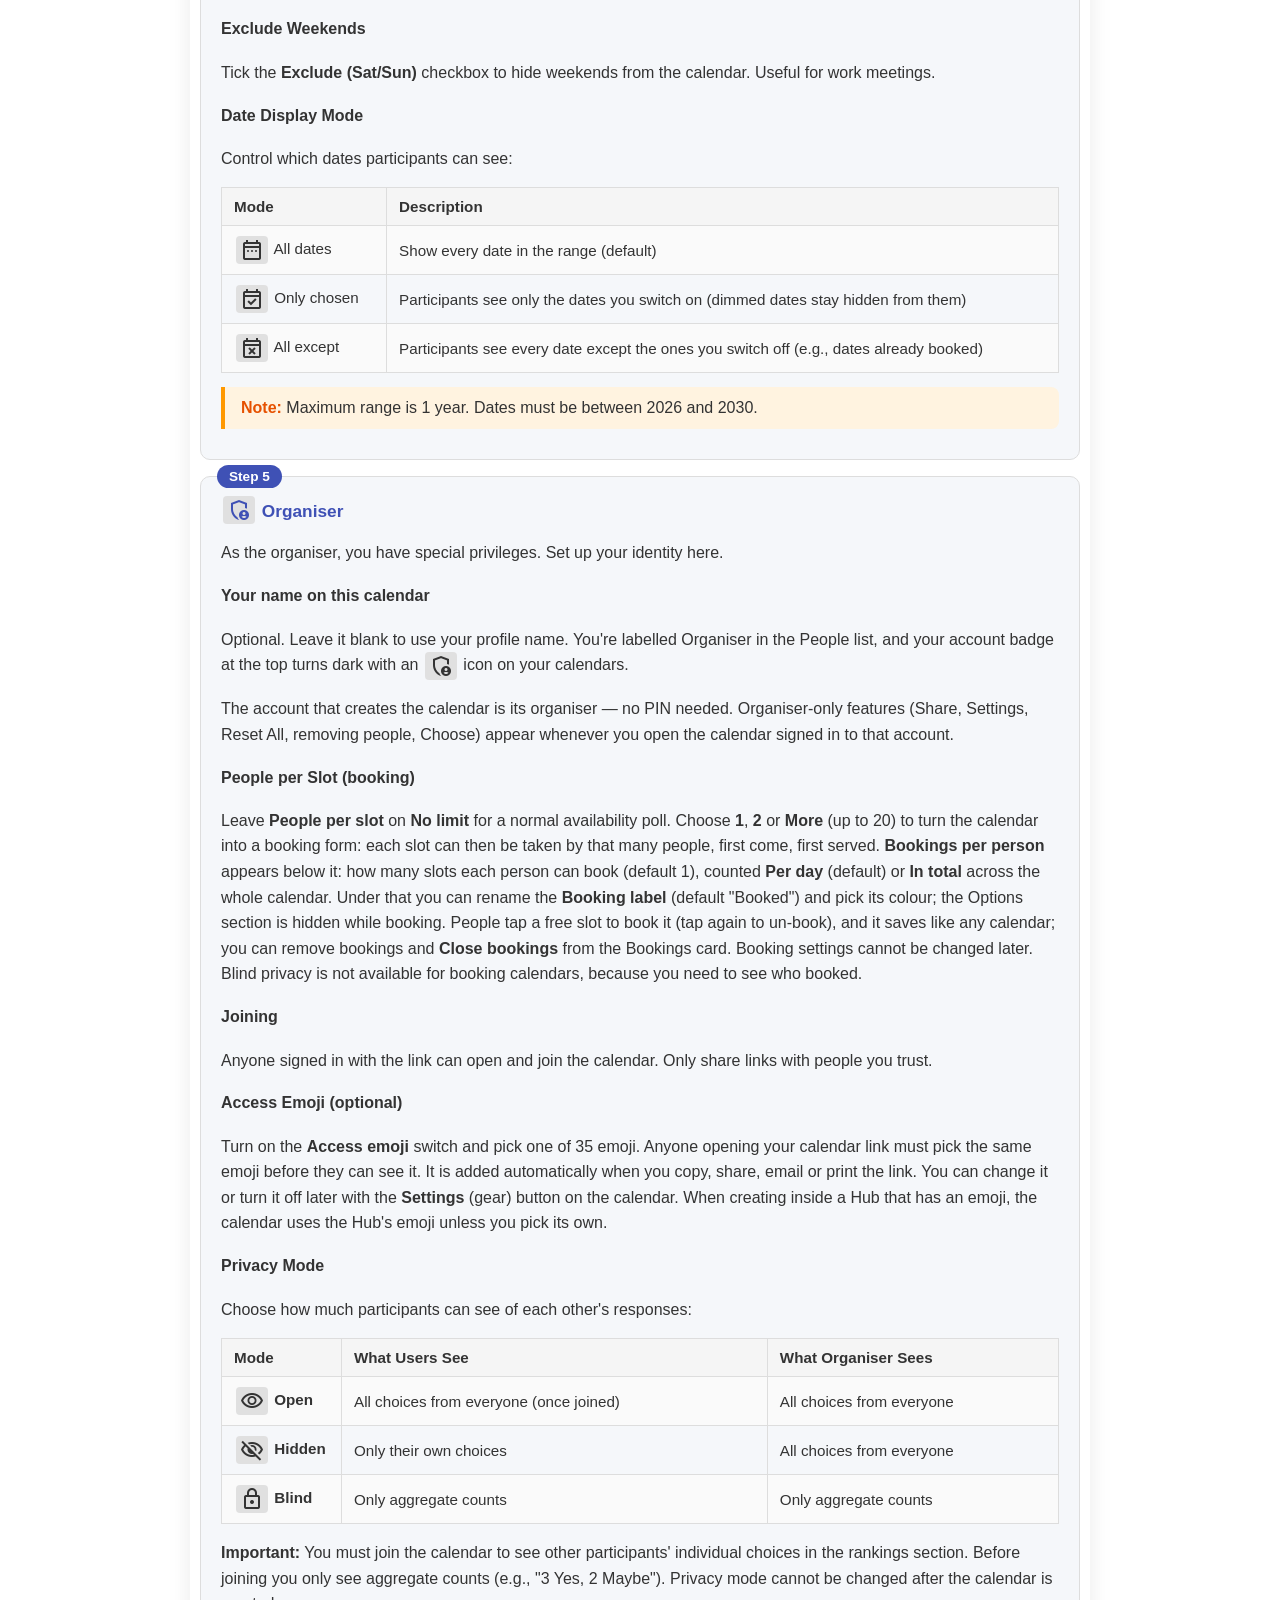
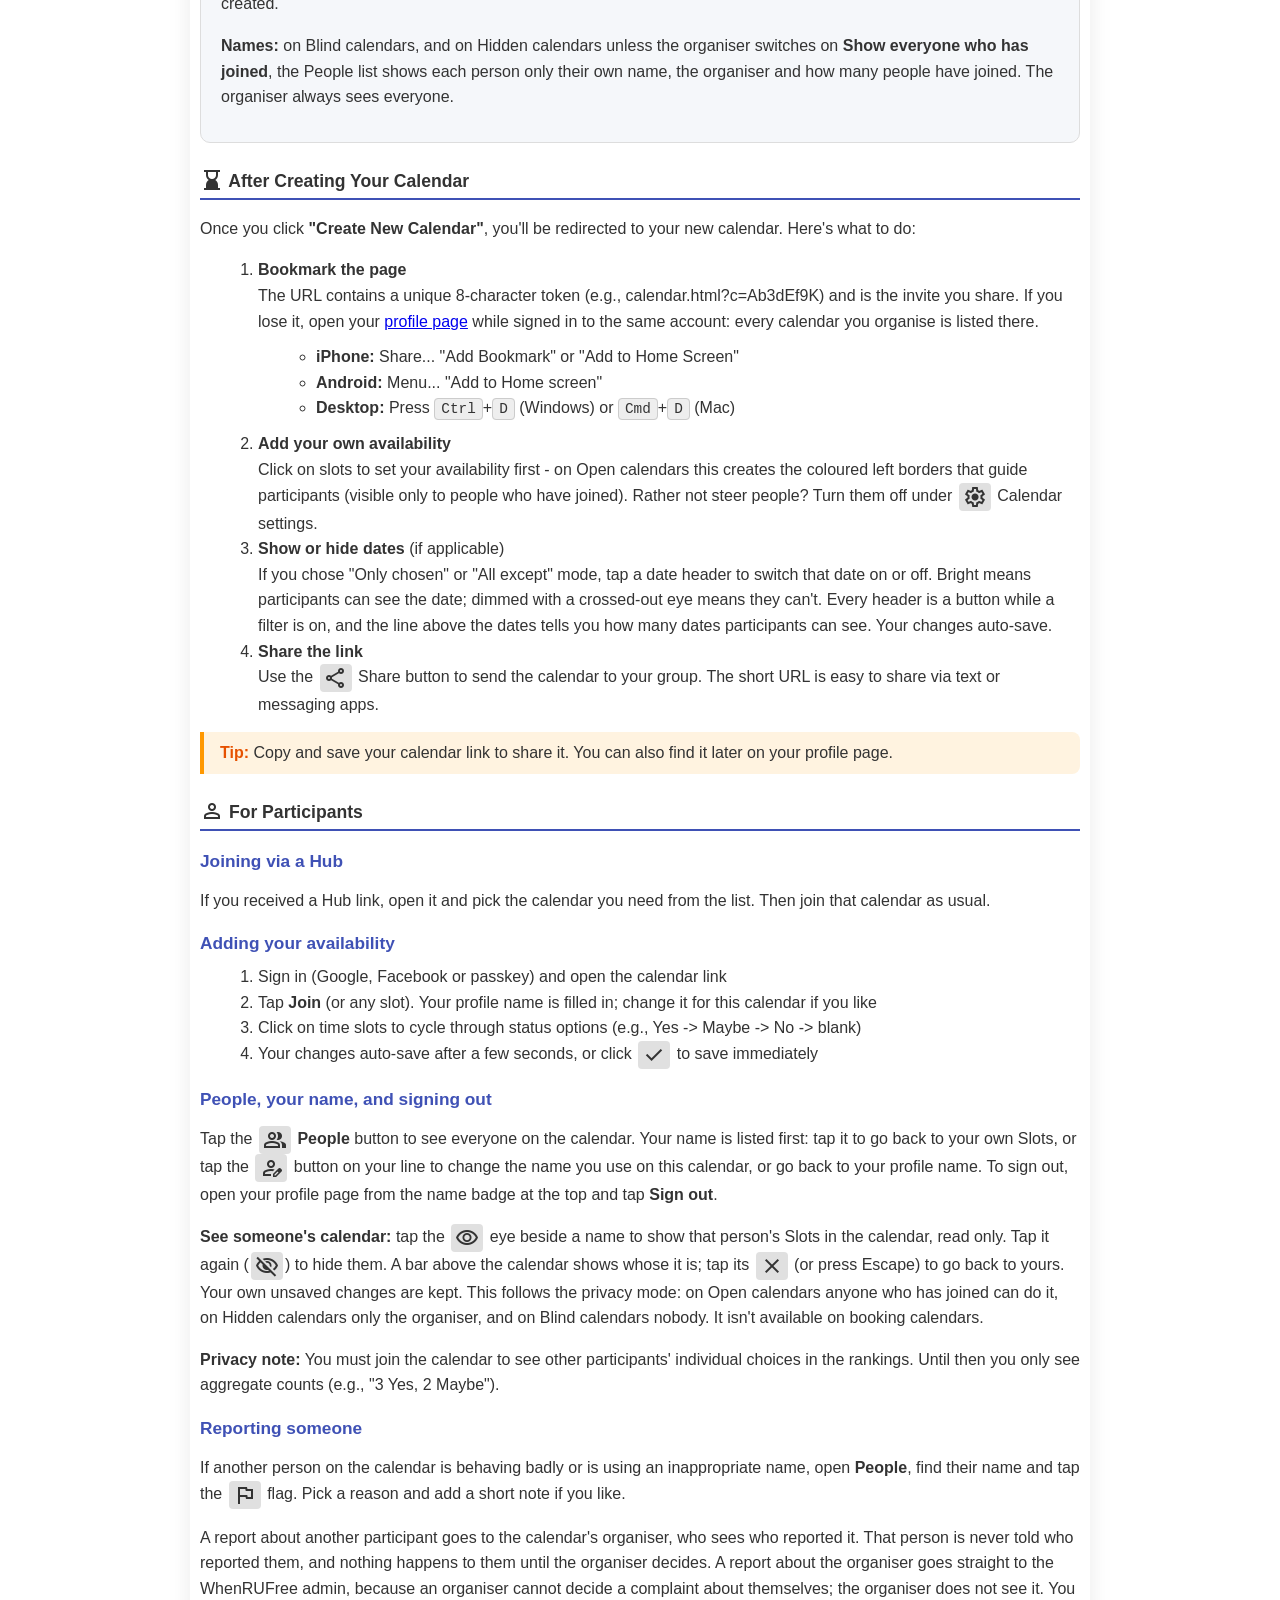
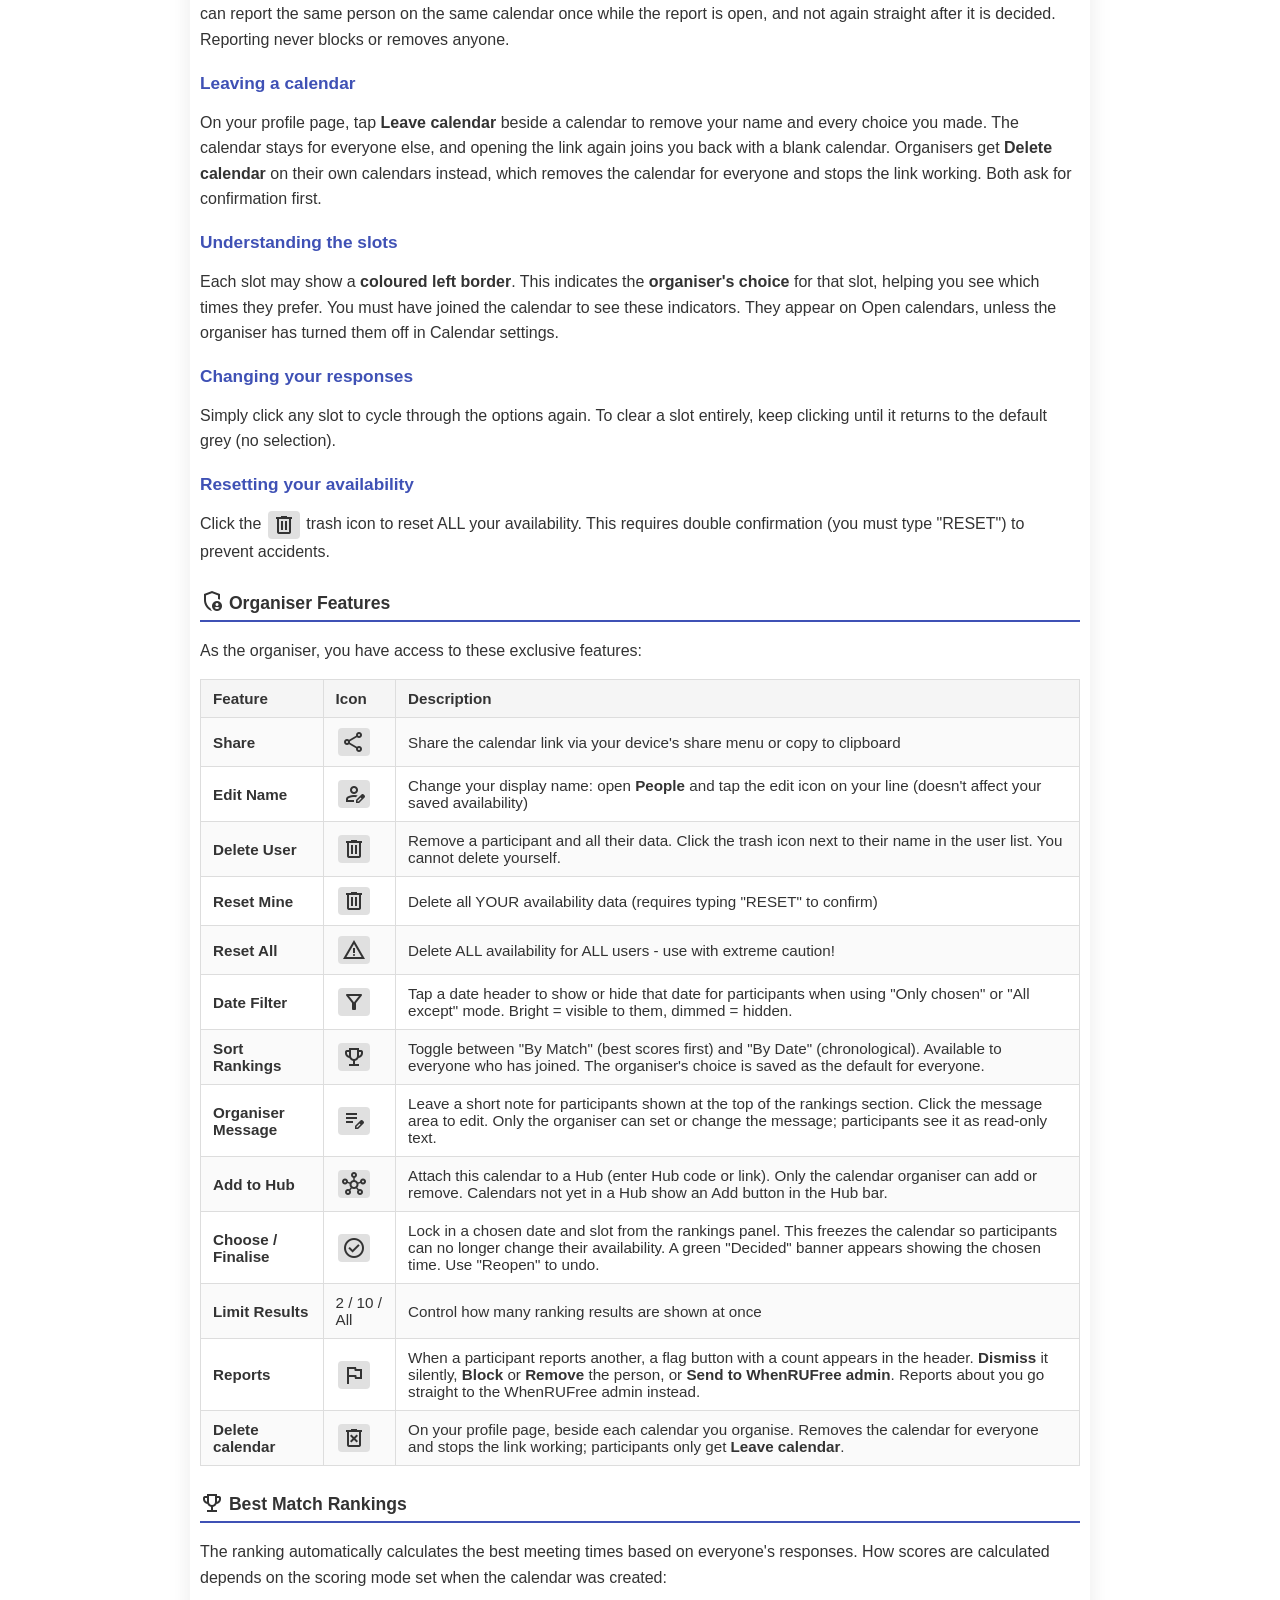
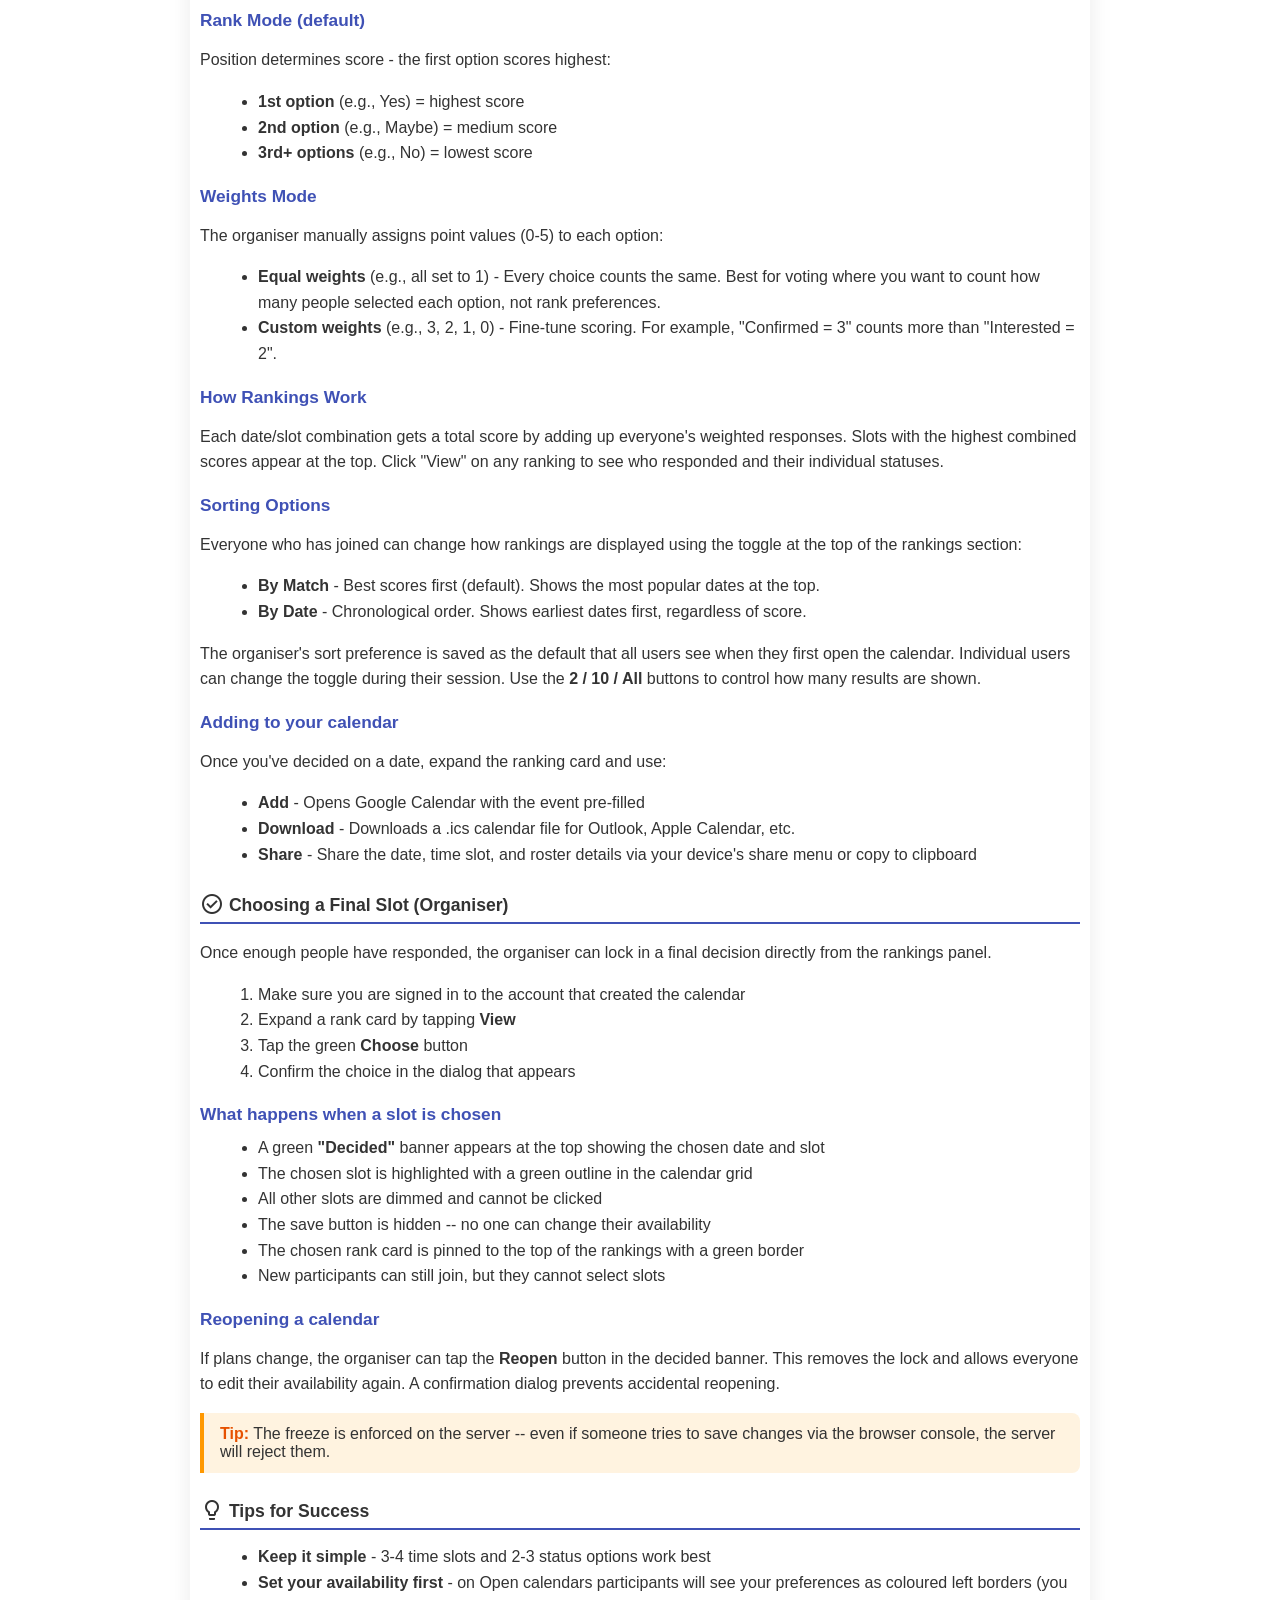
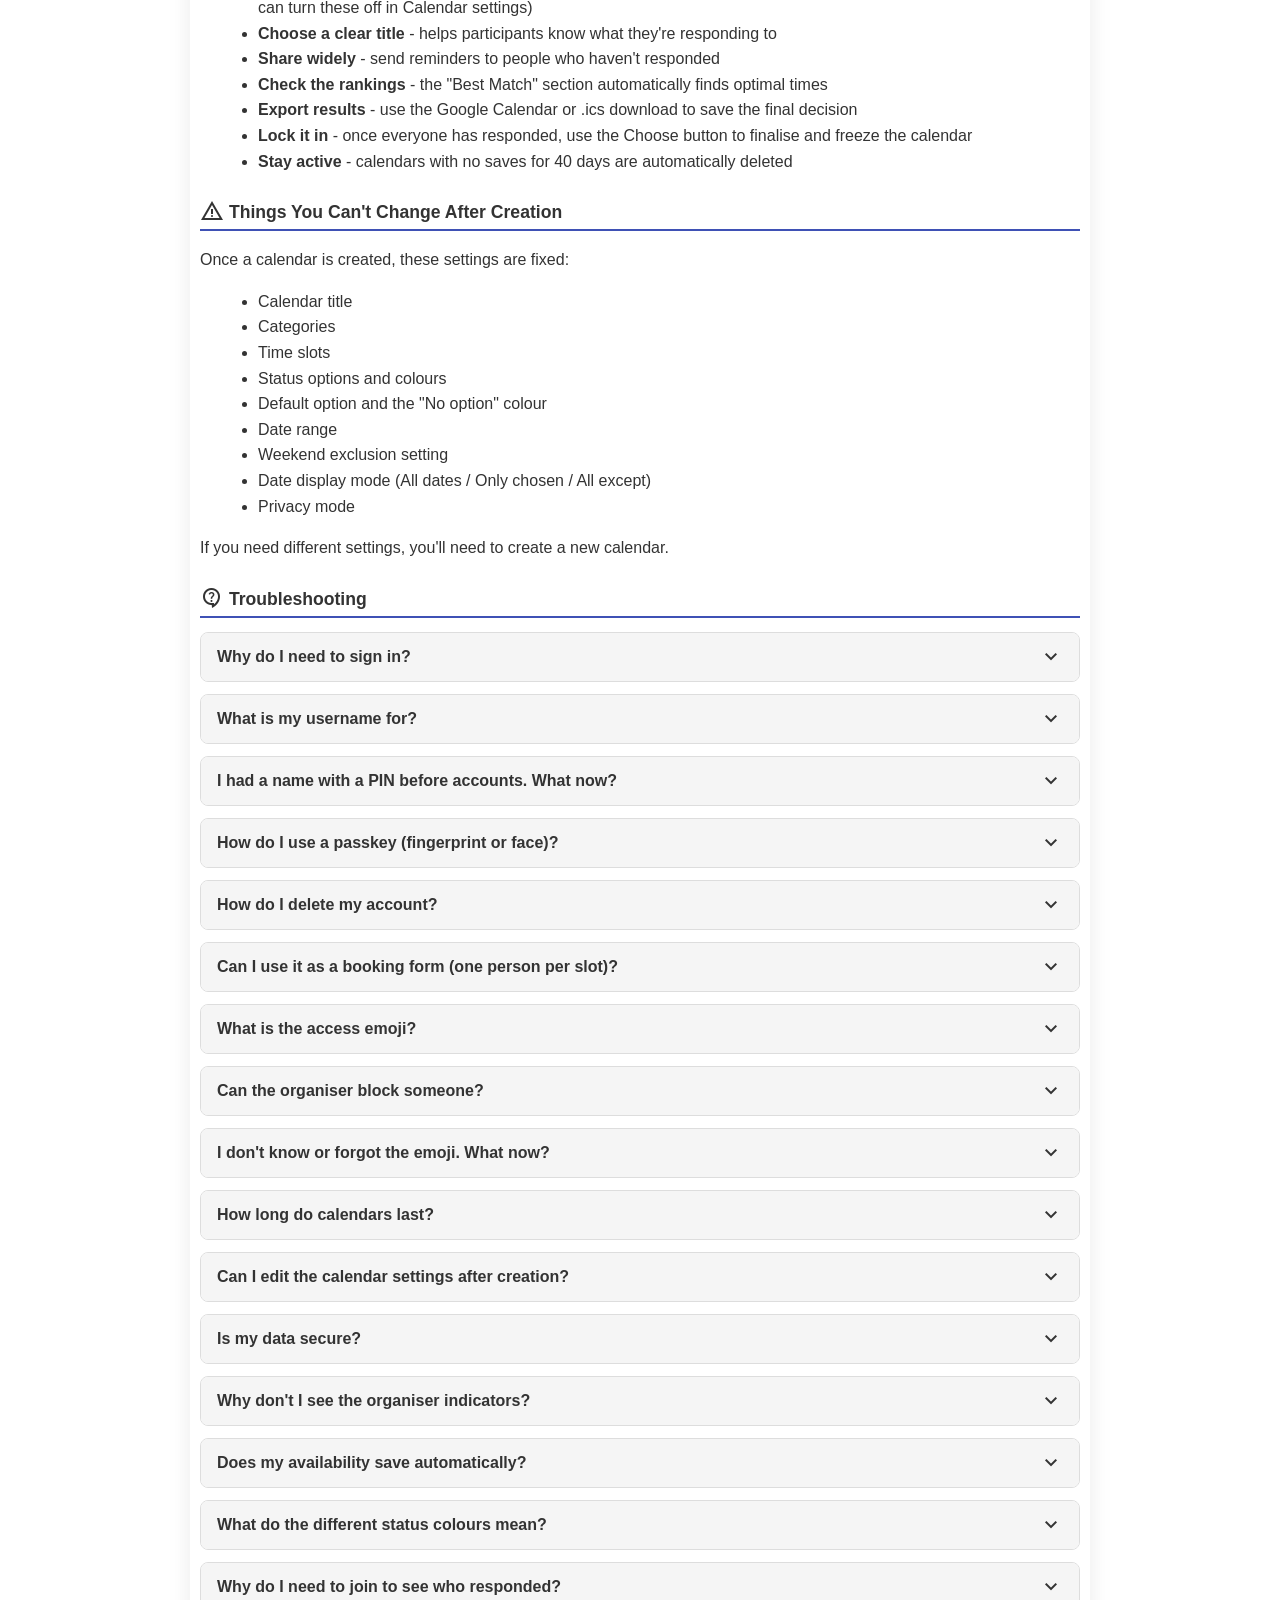
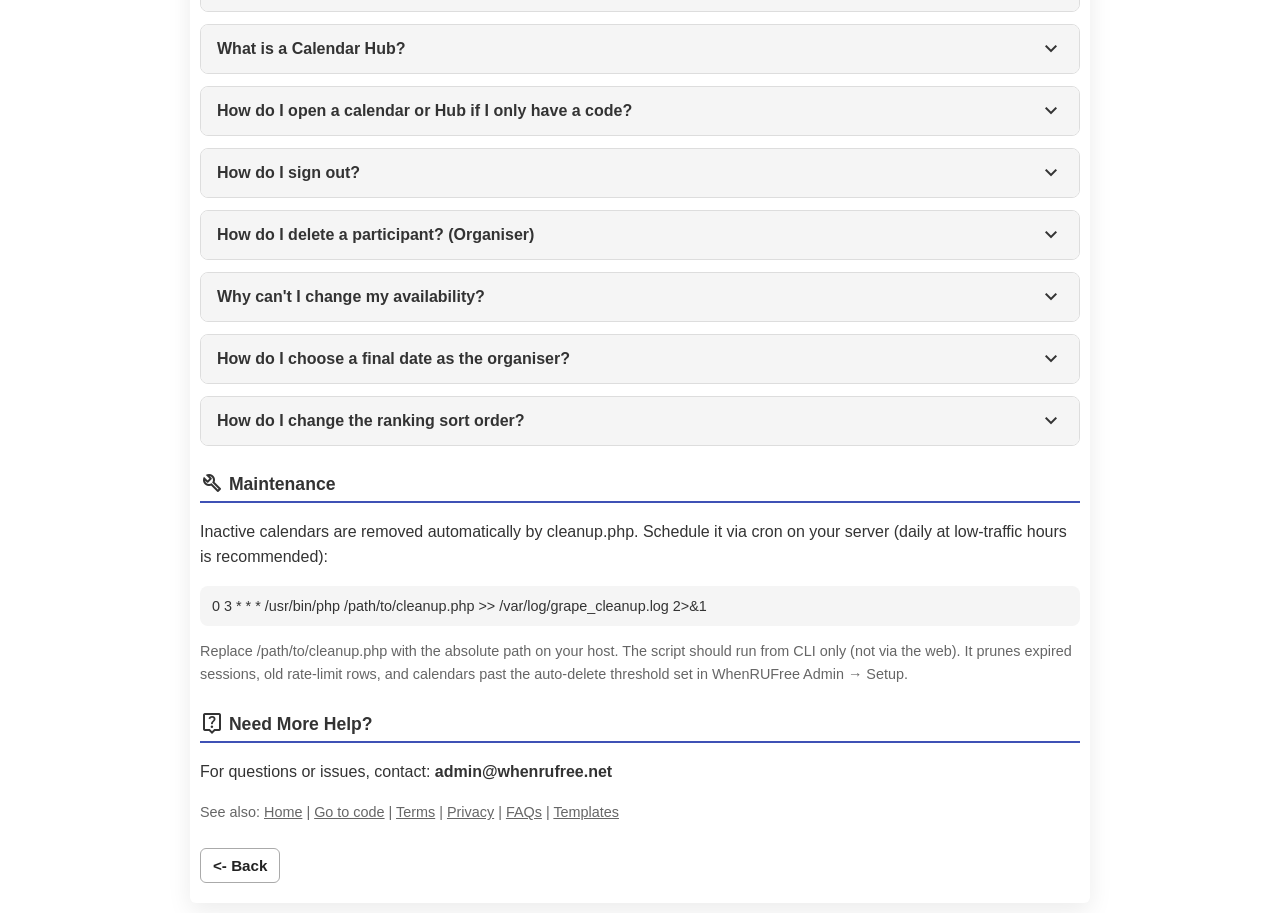
<file: guide.html>
<!DOCTYPE html>
<html lang="en">
<head>
  <meta charset="UTF-8" />
  <meta name="viewport" content="width=device-width, initial-scale=1.0"/>
  <!-- Prevents leaking the calendar token in the Referer header -->
  <meta name="referrer" content="no-referrer">
  <meta name="description" content="Complete guide for When RU Free - setup, usage, and troubleshooting for group availability calendars. Private sign-in, no ads, no tracking.">
  <title>Guide & Help - When RU Free</title>



  <!-- Common page styles -->
  <link rel="stylesheet" href="page.css">
</head>
<body>
  <!-- Skip to main content link for accessibility -->
  <a href="#main-content" class="skip-link">Skip to main content</a>

  <div class="card guide-page" style="max-width: 1024px;">
    <div class="top-actions">
      <h1 style="margin:0;"><span class="material-symbols-outlined">menu_book</span> Guide & Help</h1>
      <a class="btn btn-ghost btn-small" onclick="history.back()" style="text-decoration:none;">&lt;- Back</a>
    </div>

    <main id="main-content">

    <p class="sub" style="margin-top:8px;">
      Everything you need to know about creating and using <b>When RU Free?</b> calendars.
    </p>

    <!-- QUICK NAV -->
    <div class="category-nav" style="margin-bottom:20px;">
      <a href="#overview" class="category-link"><span class="material-symbols-outlined">overview</span> Overview</a>
      <a href="#hubs" class="category-link"><span class="material-symbols-outlined">hub</span> Hubs</a>
      <a href="#setup" class="category-link"><span class="material-symbols-outlined">settings</span> Setup</a>
      <a href="#participants" class="category-link"><span class="material-symbols-outlined">person</span> Participants</a>
      <a href="#organisers" class="category-link"><span class="material-symbols-outlined">admin_panel_settings</span> Organisers</a>
      <a href="#rankings" class="category-link"><span class="material-symbols-outlined">trophy</span> Rankings</a>
      <a href="#troubleshooting" class="category-link"><span class="material-symbols-outlined">contact_support</span> Troubleshooting</a>
    </div>

    <!-- OVERVIEW -->
    <h2 id="overview"><span class="material-symbols-outlined">overview</span> Overview</h2>
    <p>
      <b>When RU Free?</b> is a simple group availability tool. An organiser creates a calendar, shares the link with participants, and everyone marks their availability. The app automatically ranks the best dates based on responses. Your calendar has its own unique link with your time slots, availabiity options and date range. Everyone uses the same link and adds their name inside the calendar.
    </p>
    <ol>
      <li><b>Create a calendar</b> - Set a title, date range, time slots, and status options</li>
      <li><b>Share the link</b> - Send the unique URL to your group</li>
      <li><b>Add availability</b> - Each person signs in, joins the calendar, and marks their slots</li>
      <li><b>See results</b> - The "Best Match" section ranks optimal times</li>
    </ol>
    <p>
      Creating a calendar takes less than 2 minutes. Once created, you'll get a unique link to share with your group. <b>Bookmark this link</b> -- it is also listed on your <a href="account.html">profile page</a> while you are signed in.
    </p>

    <!-- ACCOUNTS -->
    <h2 id="accounts"><span class="material-symbols-outlined">account_circle</span> Signing in</h2>
    <p>
      Everyone needs a free account to open, join or create calendars and Hubs. There are no PINs to remember.
      You can look around the home page first: tap <b>Sign in</b> at the top, or anything in the create form, when you are ready.
    </p>
    <ol>
      <li><b>Sign in</b> with <b>Google</b>, <b>Facebook</b> or a <b>passkey</b> (fingerprint, face or screen lock). We never receive your email, name or photo &mdash; only a private ID we keep scrambled.</li>
      <li><b>First time:</b> choose a private <b>username</b> (only you see it) and a <b>profile name</b> (what others see on calendars you join).</li>
      <li><b>Profile page</b> (tap your name badge at the top of any page): change your profile name, see all your calendars and Hubs, add or remove sign-in methods, sign out, or delete your account.</li>
      <li><b>Name per calendar:</b> your profile name is used when you join, but you can use a different name on any calendar. Changing your profile name updates every calendar where you kept the profile name.</li>
      <li>You stay signed in for 30 days on each device, renewed while you use the site.</li>
    </ol>
    <p>
      <b>Names and Hubs from before accounts</b> can be claimed once with their old PIN: on the calendar, tap <b>People</b> and your old name; on a Hub, tap <b>Claim this Hub</b>. The PIN is then deleted.
    </p>

    <!-- HUBS -->
    <h2 id="hubs"><span class="material-symbols-outlined">hub</span> Calendar Hubs</h2>
    <p>
      A <b>Hub</b> gives your group <strong>one link</strong> to find all related calendars &mdash; useful when you run multiple polls or events (e.g. training, social, AGM).
    </p>
    <ol>
      <li><b>Create a Hub</b> from the home page or <a href="hub.html?create=1">Create a Hub</a> &mdash; set a name and optionally an <b>Access emoji</b> that visitors must pick before the Hub (and its calendars) open. Your account is the organiser.</li>
      <li><b>Save your Hub link</b> when prompted (copy, download .txt, email, share, or poster). It is also listed on your profile page.</li>
      <li><b>Add calendars</b> &mdash; by default only you can add calendars. Flip on <b>Let other people add their own calendars</b> when creating the Hub (or later in <b>Settings</b>) to let anyone signed in with the Hub link add their own calendar or create one in the Hub. To attach an existing calendar yourself, open it and use <b>Add to Hub</b> on the calendar page.</li>
      <li><b>Share the Hub link</b> with participants &mdash; they pick which calendar to open and join it there</li>
      <li><b>Copy link or code</b> &mdash; on the Hub page, anyone can copy the Hub link or code. Share, Email, Poster, Download, Settings and removing calendars are only shown to the organiser's account.</li>
    </ol>
    <p>
      <b>Who can add calendars:</b> Hubs are closed by default, so only the organiser adds calendars. Switch on <b>Let other people add their own calendars</b> when creating the Hub, or change it any time in <b>Settings</b> on the Hub page. When it is off, everyone else sees the calendar list without the add and create buttons.
    </p>
    <p>
      Hub URL format: <code>hub.html?g=Ab12Cd34</code>. Use the <a href="go/">Go page</a> to open a calendar or Hub by pasting a code or full link.
    </p>

    <!-- SETUP SECTION -->
    <h2 id="setup"><span class="material-symbols-outlined">settings</span> Calendar Setup</h2>

    <!-- STEP 1: TITLE & CATEGORY -->
    <div class="step">
      <span class="step-number">Step 1</span>
      <h3><span class="material-symbols-outlined icon-inline">edit</span> Calendar Title</h3>
      <p>
        Give your calendar a short name. This appears at the top of the calendar as the calendar title.
      </p>
      <div class="example-box">
        <b>Examples:</b> "Saturday Catch-ups", "Team Lunch Options", "Book Club January", "Project Meeting"
      </div>
      <p class="muted">
        <em>Optional</em> -- if left blank, the default title "When RU Free" will be used.
      </p>
      
      <h3><span class="material-symbols-outlined icon-inline">category</span> Categories</h3>
      <p>
        Choose up to <b>3 categories</b> that represent your event type. These are shown as icons in your calendar header. Tap to toggle each one on or off.
      </p>
      <table class="options-table">
        <tr>
          <th>Category</th>
          <th>Best for</th>
        </tr>
        <tr>
          <td><span class="material-symbols-outlined icon-inline">groups</span> Catchup</td>
          <td>General social gatherings, meetups</td>
        </tr>
        <tr>
          <td><span class="material-symbols-outlined icon-inline">rsvp</span> Attendance</td>
          <td>RSVPs, headcounts, attendance tracking</td>
        </tr>
        <tr>
          <td><span class="material-symbols-outlined icon-inline">meeting_room</span> Meeting</td>
          <td>Work meetings, formal gatherings</td>
        </tr>
        <tr>
          <td><span class="material-symbols-outlined icon-inline">event</span> Event</td>
          <td>General events, calendar items</td>
        </tr>
        <tr>
          <td><span class="material-symbols-outlined icon-inline">cake</span> Party</td>
          <td>Birthday parties, celebrations</td>
        </tr>
        <tr>
          <td><span class="material-symbols-outlined icon-inline">directions_walk</span> Activity</td>
          <td>Walks, hikes, outdoor activities</td>
        </tr>
        <tr>
          <td><span class="material-symbols-outlined icon-inline">nightlife</span> Night life</td>
          <td>Clubs, live music, nights out</td>
        </tr>
        <tr>
          <td><span class="material-symbols-outlined icon-inline">how_to_vote</span> Vote</td>
          <td>Polls, decisions, choosing between options</td>
        </tr>
        <tr>
          <td><span class="material-symbols-outlined icon-inline">liquor</span> Drinks</td>
          <td>Happy hour, pub nights</td>
        </tr>
        <tr>
          <td><span class="material-symbols-outlined icon-inline">local_cafe</span> Coffee</td>
          <td>Coffee catch-ups, casual chats</td>
        </tr>
        <tr>
          <td><span class="material-symbols-outlined icon-inline">breakfast_dining</span> Breakfast</td>
          <td>Brunch, breakfast meetups</td>
        </tr>
        <tr>
          <td><span class="material-symbols-outlined icon-inline">restaurant</span> Dinner</td>
          <td>Dinner parties, restaurant outings</td>
        </tr>
        <tr>
          <td><span class="material-symbols-outlined icon-inline">movie</span> Movie</td>
          <td>Movie nights, cinema outings</td>
        </tr>
        <tr>
          <td><span class="material-symbols-outlined icon-inline">event_available</span> Booking</td>
          <td>Parent/Teacher meeting, Job interviews</td>
        </tr>
        <tr>
          <td><span class="material-symbols-outlined icon-inline">sports_soccer</span> Sport</td>
          <td>Training sessions, games, fitness</td>
        </tr>
        <tr>
          <td><span class="material-symbols-outlined icon-inline">flight</span> Travel</td>
          <td>Trip planning, group travel</td>
        </tr>
        <tr>
          <td><span class="material-symbols-outlined icon-inline">celebration</span> Reunion</td>
          <td>Reunions, anniversaries, celebrations</td>
        </tr>
      </table>
    </div>

    <!-- STEP 2: TIME SLOTS -->
    <div class="step">
      <span class="step-number">Step 2</span>
      <h3><span class="material-symbols-outlined icon-inline">schedule</span> Slots</h3>
      <p>
        Define the time options that appear for each day. These are the slots participants will mark their availability for.
      </p>
      
      <h4>Quick Add</h4>
      <p>Click preset buttons to quickly add common slots:</p>
      <ul>
        <li><span class="chip-preview">Morning</span> <span class="chip-preview">Afternoon</span> <span class="chip-preview">Evening</span> - General time periods</li>
        <li><span class="chip-preview">Lunch</span> <span class="chip-preview">Dinner</span> - Meal times</li>
        <li><span class="chip-preview">All Day</span> - Single full-day slot</li>
      </ul>
      
      <h4>Custom Slots</h4>
      <p>
        Add custom slots with specific times or descriptions (e.g., "9am-10am", "After work", "Session 1").
        You can have <b>1 to 6 slots</b> per day.
      </p>
      
      <div class="tip-box">
        <b>Tip:</b> Keep slot names short (under 15 characters) for best display on mobile devices.
      </div>
    </div>

    <!-- STEP 3: STATUS OPTIONS -->
    <div class="step">
      <span class="step-number">Step 3</span>
      <h3><span class="material-symbols-outlined icon-inline">toggle_on</span> Options</h3>
      <p>
        These are the choices people cycle through when they click a slot. The first option is typically "yes/available" and scores highest in rankings.
      </p>
      
      <h4>Preset Status Sets</h4>
      <p>Click a preset to quickly set up common status combinations:</p>
      <table class="options-table">
        <tr>
          <th>Preset</th>
          <th>Options</th>
        </tr>
        <tr>
          <td>Yes / No / Maybe</td>
          <td>Classic three-way choice (default)</td>
        </tr>
        <tr>
          <td>Available / Unavailable</td>
          <td>Simple two-way choice</td>
        </tr>
        <tr>
          <td>Yes</td>
          <td>Assume No unless you choose Yes</td>
        </tr>
        <tr>
          <td>No</td>
          <td>Assume Yes unless you choose No</td>
        </tr>
        <tr>
          <td>Free / Busy / Tentative</td>
          <td>Calendar-style availability</td>
        </tr>
        <tr>
          <td>In / Out / Maybe</td>
          <td>Casual attendance tracking</td>
        </tr>
        <tr>
          <td>Attending / Not Attending</td>
          <td>Formal RSVP style</td>
        </tr>
      </table>
      
      <h4>Scoring Mode</h4>
      <p>Choose how the "Best Match" is calculated:</p>
      <ul>
        <li><b>Rank mode:</b> Position determines score (top option = highest score)</li>
        <li><b>Weights mode:</b> Manually assign point values (0-5) to each status</li>
      </ul>
      
      <h4>Custom Colours</h4>
      <p>Click the colour picker next to each option to choose a custom colour. The text colour will automatically adjust for readability.</p>

      <h4>Default Option</h4>
      <p>
        Each option row ends in a checkbox. Tick one to make it the <b>default option</b>: everyone's slots start on that option
        until they change them, so nobody starts from a blank slot. Only one option can be the default, and ticking it hides the
        <b>No option</b> row below the options.
      </p>

      <h4>No Option Colour</h4>
      <p>
        The <b>No option</b> row at the bottom of the options list sets the colour of a slot nobody has answered yet. Pick one of
        five greys. Leave every checkbox unticked and slots start un-answered in this colour; tick a default option and the row
        disappears, because no slot can be un-answered. Booking calendars never offer a default option -- their slots are free
        until somebody books them.
      </p>

      <div class="tip-box">
        <b>Tip:</b> You can have <b>1 to 5 status options</b>. The order matters -- put your "best" response first.
      </div>
    </div>

    <!-- STEP 4: DATE RANGE -->
    <div class="step">
      <span class="step-number">Step 4</span>
      <h3><span class="material-symbols-outlined icon-inline">date_range</span> Date Range</h3>
      <p>
        Select the start and end dates for your calendar. Each day in this range will show your time slots.
      </p>
      
      <h4>Quick Presets</h4>
      <p>Click a preset to automatically set dates from today:</p>
      <ul>
        <li><span class="chip-preview">1 day</span> - Single day (e.g., for voting)</li>
        <li><span class="chip-preview">1 week</span> <span class="chip-preview">2 weeks</span> - Short-term planning</li>
        <li><span class="chip-preview">1 month</span> - Longer-term coordination</li>
      </ul>
      
      <h4>Exclude Weekends</h4>
      <p>
        Tick the <b>Exclude (Sat/Sun)</b> checkbox to hide weekends from the calendar. Useful for work meetings.
      </p>
      
      <h4>Date Display Mode</h4>
      <p>Control which dates participants can see:</p>
      <table class="options-table">
        <tr>
          <th>Mode</th>
          <th>Description</th>
        </tr>
        <tr>
          <td><span class="material-symbols-outlined icon-inline">date_range</span> All dates</td>
          <td>Show every date in the range (default)</td>
        </tr>
        <tr>
          <td><span class="material-symbols-outlined icon-inline">event_available</span> Only chosen</td>
          <td>Participants see only the dates you switch on (dimmed dates stay hidden from them)</td>
        </tr>
        <tr>
          <td><span class="material-symbols-outlined icon-inline">event_busy</span> All except</td>
          <td>Participants see every date except the ones you switch off (e.g., dates already booked)</td>
        </tr>
      </table>
      
      <div class="tip-box">
        <b>Note:</b> Maximum range is 1 year. Dates must be between 2026 and 2030.
      </div>
    </div>

    <!-- STEP 5: ORGANISER -->
    <div class="step">
      <span class="step-number">Step 5</span>
      <h3><span class="material-symbols-outlined icon-inline">admin_panel_settings</span> Organiser</h3>
      <p>
        As the organiser, you have special privileges. Set up your identity here.
      </p>
      
      <h4>Your name on this calendar</h4>
      <p>
        Optional. Leave it blank to use your profile name. You're labelled Organiser in the People list, and your account badge at the top turns dark with an <span class="material-symbols-outlined icon-inline">admin_panel_settings</span> icon on your calendars.
      </p>
      <p>
        The account that creates the calendar is its organiser &mdash; no PIN needed. Organiser-only features (Share, Settings, Reset All, removing people, Choose) appear whenever you open the calendar signed in to that account.
      </p>

      <h4>People per Slot (booking)</h4>
      <p>
        Leave <b>People per slot</b> on <b>No limit</b> for a normal availability poll. Choose <b>1</b>, <b>2</b> or <b>More</b> (up to 20) to turn the calendar into a booking form:
        each slot can then be taken by that many people, first come, first served. <b>Bookings per person</b> appears below it: how many slots each person can book (default 1), counted <b>Per day</b> (default) or <b>In total</b> across the whole calendar.
        Under that you can rename the <b>Booking label</b> (default "Booked") and pick its colour; the Options section is hidden while booking. People tap a free slot to book it (tap again to un-book), and it saves like any calendar; you can remove bookings and <b>Close bookings</b> from the Bookings card.
        Booking settings cannot be changed later. Blind privacy is not available for booking calendars, because you need to see who booked.
      </p>

      <h4>Joining</h4>
      <p>
        Anyone signed in with the link can open and join the calendar.
        Only share links with people you trust.
      </p>

      <h4>Access Emoji (optional)</h4>
      <p>
        Turn on the <b>Access emoji</b> switch and pick one of 35 emoji. Anyone opening your calendar link must pick the same emoji before they can see it.
        It is added automatically when you copy, share, email or print the link. You can change it or turn it off later with the <b>Settings</b> (gear) button on the calendar.
        When creating inside a Hub that has an emoji, the calendar uses the Hub's emoji unless you pick its own.
      </p>
      
      <h4>Privacy Mode</h4>
      <p>
        Choose how much participants can see of each other's responses:
      </p>
      
      <table class="options-table">
        <tr>
          <th style="width:120px;">Mode</th>
          <th>What Users See</th>
          <th>What Organiser Sees</th>
        </tr>
        <tr>
          <td><span class="material-symbols-outlined icon-inline">visibility</span> <b>Open</b></td>
          <td>All choices from everyone (once joined)</td>
          <td>All choices from everyone</td>
        </tr>
        <tr>
          <td><span class="material-symbols-outlined icon-inline">visibility_off</span> <b>Hidden</b></td>
          <td>Only their own choices</td>
          <td>All choices from everyone</td>
        </tr>
        <tr>
          <td><span class="material-symbols-outlined icon-inline">lock</span> <b>Blind</b></td>
          <td>Only aggregate counts</td>
          <td>Only aggregate counts</td>
        </tr>
      </table>
      
      <p>
        <b>Important:</b> You must join the calendar to see other participants' individual choices in the rankings section. 
        Before joining you only see aggregate counts (e.g., "3 Yes, 2 Maybe").
        Privacy mode cannot be changed after the calendar is created.
      </p>
      <p>
        <b>Names:</b> on Blind calendars, and on Hidden calendars unless the organiser switches on <b>Show everyone who has joined</b>, the People list shows each person only their own name, the organiser and how many people have joined. The organiser always sees everyone.
      </p>
    </div>

    <!-- AFTER CREATION -->
    <h2><span class="material-symbols-outlined">hourglass_bottom</span> After Creating Your Calendar</h2>
    
    <p>Once you click <b>"Create New Calendar"</b>, you'll be redirected to your new calendar. Here's what to do:</p>
    
    <ol>
      <li>
        <b>Bookmark the page</b><br>
        The URL contains a unique 8-character token (e.g., <code>calendar.html?c=Ab3dEf9K</code>) and is the invite you share. If you lose it, open your <a href="account.html">profile page</a> while signed in to the same account: every calendar you organise is listed there.
        <ul>
          <li><b>iPhone:</b> Share... "Add Bookmark" or "Add to Home Screen"</li>
          <li><b>Android:</b> Menu... "Add to Home screen"</li>
          <li><b>Desktop:</b> Press <kbd>Ctrl</kbd>+<kbd>D</kbd> (Windows) or <kbd>Cmd</kbd>+<kbd>D</kbd> (Mac)</li>
        </ul>
      </li>
      <li>
        <b>Add your own availability</b><br>
        Click on slots to set your availability first - on Open calendars this creates the coloured left borders that guide participants (visible only to people who have joined). Rather not steer people? Turn them off under <span class="material-symbols-outlined icon-inline">settings</span> Calendar settings.
      </li>
      <li>
        <b>Show or hide dates</b> (if applicable)<br>
        If you chose "Only chosen" or "All except" mode, tap a date header to switch that date on or off. Bright means participants can see the date; dimmed with a crossed-out eye means they can't. Every header is a button while a filter is on, and the line above the dates tells you how many dates participants can see. Your changes auto-save.
      </li>
      <li>
        <b>Share the link</b><br>
        Use the <span class="material-symbols-outlined icon-inline">share</span> Share button to send the calendar to your group. The short URL is easy to share via text or messaging apps.
      </li>
    </ol>
    
    <div class="tip-box">
      <b>Tip:</b> Copy and save your calendar link to share it. You can also find it later on your profile page. 
    </div>

    <!-- FOR PARTICIPANTS -->
    <h2 id="participants"><span class="material-symbols-outlined">person</span> For Participants</h2>

    <h3>Joining via a Hub</h3>
    <p>
      If you received a Hub link, open it and pick the calendar you need from the list. Then join that calendar as usual.
    </p>
    
    <h3>Adding your availability</h3>
    <ol>
      <li>Sign in (Google, Facebook or passkey) and open the calendar link</li>
      <li>Tap <b>Join</b> (or any slot). Your profile name is filled in; change it for this calendar if you like</li>
      <li>Click on time slots to cycle through status options (e.g., Yes -&gt; Maybe -&gt; No -&gt; blank)</li>
      <li>Your changes auto-save after a few seconds, or click <span class="material-symbols-outlined icon-inline">check</span> to save immediately</li>
    </ol>
    
    <h3>People, your name, and signing out</h3>
    <p>
      Tap the <span class="material-symbols-outlined icon-inline">group</span> <b>People</b> button to see everyone on the calendar. Your name is listed first: tap it to go back to your own Slots, or tap the
      <span class="material-symbols-outlined icon-inline">person_edit</span> button on your line to change the name you use on this calendar, or go back to your profile name.
      To sign out, open your profile page from the name badge at the top and tap <b>Sign out</b>.
    </p>
    <p>
      <b>See someone's calendar:</b> tap the <span class="material-symbols-outlined icon-inline">visibility</span> eye beside a name to show that person's Slots in the calendar, read only. Tap it again (<span class="material-symbols-outlined icon-inline">visibility_off</span>) to hide them.
      A bar above the calendar shows whose it is; tap its <span class="material-symbols-outlined icon-inline">close</span> (or press Escape) to go back to yours.
      Your own unsaved changes are kept. This follows the privacy mode: on Open calendars anyone who has joined can do it,
      on Hidden calendars only the organiser, and on Blind calendars nobody. It isn't available on booking calendars.
    </p>
    <p>
      <b>Privacy note:</b> You must join the calendar to see other participants' individual choices in the rankings. 
      Until then you only see aggregate counts (e.g., "3 Yes, 2 Maybe").
    </p>
    
    <h3>Reporting someone</h3>
    <p>
      If another person on the calendar is behaving badly or is using an inappropriate name, open <b>People</b>, find their name and tap the
      <span class="material-symbols-outlined icon-inline">flag</span> flag. Pick a reason and add a short note if you like.
    </p>
    <p>
      A report about another participant goes to the calendar's organiser, who sees who reported it. That person is never told who reported them, and nothing happens to them until the organiser decides.
      A report about the organiser goes straight to the WhenRUFree admin, because an organiser cannot decide a complaint about themselves; the organiser does not see it.
      You can report the same person on the same calendar once while the report is open, and not again straight after it is decided. Reporting never blocks or removes anyone.
    </p>

    <h3>Leaving a calendar</h3>
    <p>
      On your profile page, tap <b>Leave calendar</b> beside a calendar to remove your name and every choice you made. The calendar stays for everyone else, and opening the link again joins you back with a blank calendar.
      Organisers get <b>Delete calendar</b> on their own calendars instead, which removes the calendar for everyone and stops the link working. Both ask for confirmation first.
    </p>

    <h3>Understanding the slots</h3>
    <p>
      Each slot may show a <b>coloured left border</b>. This indicates the 
      <b>organiser's choice</b> for that slot, helping you see which times they prefer.
      You must have joined the calendar to see these indicators. They appear on Open calendars,
      unless the organiser has turned them off in Calendar settings.
    </p>
    
    <h3>Changing your responses</h3>
    <p>
      Simply click any slot to cycle through the options again. To clear a slot entirely, 
      keep clicking until it returns to the default grey (no selection).
    </p>
    
    <h3>Resetting your availability</h3>
    <p>
      Click the <span class="material-symbols-outlined icon-inline">delete</span> trash icon to reset ALL your availability. 
      This requires double confirmation (you must type "RESET") to prevent accidents.
    </p>

    <!-- ORGANISER FEATURES -->
    <h2 id="organisers"><span class="material-symbols-outlined">admin_panel_settings</span> Organiser Features</h2>
    
    <p>As the organiser, you have access to these exclusive features:</p>
    
    <table class="options-table">
      <tr>
        <th>Feature</th>
        <th>Icon</th>
        <th>Description</th>
      </tr>
      <tr>
        <td><b>Share</b></td>
        <td><span class="material-symbols-outlined icon-inline">share</span></td>
        <td>Share the calendar link via your device's share menu or copy to clipboard</td>
      </tr>
      <tr>
        <td><b>Edit Name</b></td>
        <td><span class="material-symbols-outlined icon-inline">person_edit</span></td>
        <td>Change your display name: open <b>People</b> and tap the edit icon on your line (doesn't affect your saved availability)</td>
      </tr>
      <tr>
        <td><b>Delete User</b></td>
        <td><span class="material-symbols-outlined icon-inline">delete</span></td>
        <td>Remove a participant and all their data. Click the trash icon next to their name in the user list. You cannot delete yourself.</td>
      </tr>
      <tr>
        <td><b>Reset Mine</b></td>
        <td><span class="material-symbols-outlined icon-inline">delete</span></td>
        <td>Delete all YOUR availability data (requires typing "RESET" to confirm)</td>
      </tr>
      <tr>
        <td><b>Reset All</b></td>
        <td><span class="material-symbols-outlined icon-inline">warning</span></td>
        <td>Delete ALL availability for ALL users - use with extreme caution!</td>
      </tr>
      <tr>
        <td><b>Date Filter</b></td>
        <td><span class="material-symbols-outlined icon-inline">filter_alt</span></td>
        <td>Tap a date header to show or hide that date for participants when using "Only chosen" or "All except" mode. Bright = visible to them, dimmed = hidden.</td>
      </tr>
      <tr>
        <td><b>Sort Rankings</b></td>
        <td><span class="material-symbols-outlined icon-inline">trophy</span></td>
        <td>Toggle between "By Match" (best scores first) and "By Date" (chronological). Available to everyone who has joined. The organiser's choice is saved as the default for everyone.</td>
      </tr>
      <tr>
        <td><b>Organiser Message</b></td>
        <td><span class="material-symbols-outlined icon-inline">edit_note</span></td>
        <td>Leave a short note for participants shown at the top of the rankings section. Click the message area to edit. Only the organiser can set or change the message; participants see it as read-only text.</td>
      </tr>
      <tr>
        <td><b>Add to Hub</b></td>
        <td><span class="material-symbols-outlined icon-inline">hub</span></td>
        <td>Attach this calendar to a Hub (enter Hub code or link). Only the calendar organiser can add or remove. Calendars not yet in a Hub show an Add button in the Hub bar.</td>
      </tr>
      <tr>
        <td><b>Choose / Finalise</b></td>
        <td><span class="material-symbols-outlined icon-inline">check_circle</span></td>
        <td>Lock in a chosen date and slot from the rankings panel. This freezes the calendar so participants can no longer change their availability. A green "Decided" banner appears showing the chosen time. Use "Reopen" to undo.</td>
      </tr>
      <tr>
        <td><b>Limit Results</b></td>
        <td>2 / 10 / All</td>
        <td>Control how many ranking results are shown at once</td>
      </tr>
      <tr>
        <td><b>Reports</b></td>
        <td><span class="material-symbols-outlined icon-inline">flag</span></td>
        <td>When a participant reports another, a flag button with a count appears in the header. <b>Dismiss</b> it silently, <b>Block</b> or <b>Remove</b> the person, or <b>Send to WhenRUFree admin</b>. Reports about you go straight to the WhenRUFree admin instead.</td>
      </tr>
      <tr>
        <td><b>Delete calendar</b></td>
        <td><span class="material-symbols-outlined icon-inline">delete_forever</span></td>
        <td>On your profile page, beside each calendar you organise. Removes the calendar for everyone and stops the link working; participants only get <b>Leave calendar</b>.</td>
      </tr>
    </table>

    <!-- BEST DATES RANKING -->
    <h2 id="rankings"><span class="material-symbols-outlined">trophy</span> Best Match Rankings</h2>
    
    <p>
      The ranking automatically calculates the best meeting times based on everyone's responses. 
      How scores are calculated depends on the scoring mode set when the calendar was created:
    </p>
    
    <h3>Rank Mode (default)</h3>
    <p>Position determines score - the first option scores highest:</p>
    <ul>
      <li><b>1st option</b> (e.g., Yes) = highest score</li>
      <li><b>2nd option</b> (e.g., Maybe) = medium score</li>
      <li><b>3rd+ options</b> (e.g., No) = lowest score</li>
    </ul>
    
    <h3>Weights Mode</h3>
    <p>The organiser manually assigns point values (0-5) to each option:</p>
    <ul>
      <li><b>Equal weights</b> (e.g., all set to 1) - Every choice counts the same. Best for voting where you want to count how many people selected each option, not rank preferences.</li>
      <li><b>Custom weights</b> (e.g., 3, 2, 1, 0) - Fine-tune scoring. For example, "Confirmed = 3" counts more than "Interested = 2".</li>
    </ul>
    
    <h3>How Rankings Work</h3>
    <p>
      Each date/slot combination gets a total score by adding up everyone's weighted responses.
      Slots with the highest combined scores appear at the top. Click "View" on any ranking to see 
      who responded and their individual statuses.
    </p>
    
    <h3>Sorting Options</h3>
    <p>Everyone who has joined can change how rankings are displayed using the toggle at the top of the rankings section:</p>
    <ul>
      <li><b>By Match</b> - Best scores first (default). Shows the most popular dates at the top.</li>
      <li><b>By Date</b> - Chronological order. Shows earliest dates first, regardless of score.</li>
    </ul>
    <p>The organiser's sort preference is saved as the default that all users see when they first open the calendar. Individual users can change the toggle during their session. Use the <b>2 / 10 / All</b> buttons to control how many results are shown.</p>
    
    <h3>Adding to your calendar</h3>
    <p>
      Once you've decided on a date, expand the ranking card and use:
    </p>
    <ul>
      <li><b>Add</b> - Opens Google Calendar with the event pre-filled</li>
      <li><b>Download</b> - Downloads a .ics calendar file for Outlook, Apple Calendar, etc.</li>
      <li><b>Share</b> - Share the date, time slot, and roster details via your device's share menu or copy to clipboard</li>
    </ul>

    <!-- CHOOSING / FINALISING -->
    <h2><span class="material-symbols-outlined">check_circle</span> Choosing a Final Slot (Organiser)</h2>

    <p>
      Once enough people have responded, the organiser can lock in a final decision directly from the rankings panel.
    </p>

    <ol>
      <li>Make sure you are signed in to the account that created the calendar</li>
      <li>Expand a rank card by tapping <b>View</b></li>
      <li>Tap the green <b>Choose</b> button</li>
      <li>Confirm the choice in the dialog that appears</li>
    </ol>

    <h3>What happens when a slot is chosen</h3>
    <ul>
      <li>A green <b>"Decided"</b> banner appears at the top showing the chosen date and slot</li>
      <li>The chosen slot is highlighted with a green outline in the calendar grid</li>
      <li>All other slots are dimmed and cannot be clicked</li>
      <li>The save button is hidden -- no one can change their availability</li>
      <li>The chosen rank card is pinned to the top of the rankings with a green border</li>
      <li>New participants can still join, but they cannot select slots</li>
    </ul>

    <h3>Reopening a calendar</h3>
    <p>
      If plans change, the organiser can tap the <b>Reopen</b> button in the decided banner. This removes the lock and allows everyone to edit their availability again. A confirmation dialog prevents accidental reopening.
    </p>

    <div class="tip-box">
      <b>Tip:</b> The freeze is enforced on the server -- even if someone tries to save changes via the browser console, the server will reject them.
    </div>

    <!-- TIPS FOR SUCCESS -->
    <h2><span class="material-symbols-outlined">lightbulb_2</span> Tips for Success</h2>
    
    <ul>
      <li><b>Keep it simple</b> - 3-4 time slots and 2-3 status options work best</li>
      <li><b>Set your availability first</b> - on Open calendars participants will see your preferences as coloured left borders (you can turn these off in Calendar settings)</li>
      <li><b>Choose a clear title</b> - helps participants know what they're responding to</li>
      <li><b>Share widely</b> - send reminders to people who haven't responded</li>
      <li><b>Check the rankings</b> - the "Best Match" section automatically finds optimal times</li>
      <li><b>Export results</b> - use the Google Calendar or .ics download to save the final decision</li>
      <li><b>Lock it in</b> - once everyone has responded, use the Choose button to finalise and freeze the calendar</li>
      <li><b>Stay active</b> - calendars with no saves for <span class="js-retention-days" data-default="40">40</span> days are automatically deleted</li>
    </ul>

    <!-- LIMITATIONS -->
    <h2><span class="material-symbols-outlined">warning</span> Things You Can't Change After Creation</h2>
    
    <p>Once a calendar is created, these settings are fixed:</p>
    <ul>
      <li>Calendar title</li>
      <li>Categories</li>
      <li>Time slots</li>
      <li>Status options and colours</li>
      <li>Default option and the "No option" colour</li>
      <li>Date range</li>
      <li>Weekend exclusion setting</li>
      <li>Date display mode (All dates / Only chosen / All except)</li>
      <li>Privacy mode</li>
    </ul>
    <p>
      If you need different settings, you'll need to create a new calendar.
    </p>

    <!-- TROUBLESHOOTING / FAQ -->
    <h2 id="troubleshooting"><span class="material-symbols-outlined">contact_support</span> Troubleshooting</h2>
    
    <div class="faq-item">
      <div class="faq-question" onclick="this.parentElement.classList.toggle('open')">
        Why do I need to sign in?
        <span class="material-symbols-outlined faq-icon">expand_more</span>
      </div>
      <div class="faq-answer">
        <p>So only you can change your availability, without remembering a PIN for every calendar. Your profile page also lists all your calendars and Hubs, so a lost link is no longer lost.</p>
        <p>Sign in with Google, Facebook or a passkey (fingerprint, face or screen lock). We never receive your email, name or photo from Google or Facebook &mdash; only a private ID that we keep scrambled. There are no ads and no tracking.</p>
      </div>
    </div>

    <div class="faq-item">
      <div class="faq-question" onclick="this.parentElement.classList.toggle('open')">
        What is my username for?
        <span class="material-symbols-outlined faq-icon">expand_more</span>
      </div>
      <div class="faq-answer">
        <p>It is private: only you (and the WhenRUFree admin) see it. It is used to confirm big actions such as deleting your account. Other people only see your <b>profile name</b>, or the name you chose for a particular calendar.</p>
      </div>
    </div>

    <div class="faq-item">
      <div class="faq-question" onclick="this.parentElement.classList.toggle('open')">
        I had a name with a PIN before accounts. What now?
        <span class="material-symbols-outlined faq-icon">expand_more</span>
      </div>
      <div class="faq-answer">
        <p>Sign in, open the calendar, tap the <span class="material-symbols-outlined icon-inline">group</span> People button and tap your old name (it says <b>Tap to claim it</b>). Enter its old PIN once. The name and its availability then belong to your account and the PIN is deleted.</p>
        <p>Old Hubs work the same way: open the Hub and tap <b>Claim this Hub</b>, then enter the old organiser PIN.</p>
        <p>Five wrong PINs in a row lock that name for 5 minutes (then longer). The WhenRUFree admin can unlock it. If you forgot the PIN, join again with a new name and ask the organiser to remove the old one.</p>
      </div>
    </div>

    <div class="faq-item">
      <div class="faq-question" onclick="this.parentElement.classList.toggle('open')">
        How do I use a passkey (fingerprint or face)?
        <span class="material-symbols-outlined faq-icon">expand_more</span>
      </div>
      <div class="faq-answer">
        <p>On the sign-in screen tap <b>Sign in with a passkey</b> to use one you already have, or <b>New here? Create an account with a passkey</b>. If you signed in another way, tap <b>Add a passkey</b> under <b>Ways to sign in</b> on your profile page.</p>
        <p>Your fingerprint or face never leaves your device. You can remove a lost device's passkey on the profile page, as long as one sign-in method remains.</p>
      </div>
    </div>

    <div class="faq-item">
      <div class="faq-question" onclick="this.parentElement.classList.toggle('open')">
        How do I delete my account?
        <span class="material-symbols-outlined faq-icon">expand_more</span>
      </div>
      <div class="faq-answer">
        <p>Open your <a href="account.html">profile page</a>, scroll to <b>Delete account</b>, type your username and confirm. This removes your account, your names on calendars, and every calendar and Hub you organise. See the <a href="privacy.html#delete-account">Privacy Policy</a> for details.</p>
      </div>
    </div>

    <div class="faq-item">
      <div class="faq-question" onclick="this.parentElement.classList.toggle('open')">
        Can I use it as a booking form (one person per slot)?
        <span class="material-symbols-outlined faq-icon">expand_more</span>
      </div>
      <div class="faq-answer">
        <p>Yes. Set <b>People per slot</b> (under Slots) to 1, 2 or More when creating the calendar. People tap a free slot to book it, first come, first served; slots booked by other people show in red.
        The organiser can remove bookings and use <b>Close bookings</b> to stop changes.</p>
      </div>
    </div>

    <div class="faq-item">
      <div class="faq-question" onclick="this.parentElement.classList.toggle('open')">
        What is the access emoji?
        <span class="material-symbols-outlined faq-icon">expand_more</span>
      </div>
      <div class="faq-answer">
        <p>An optional extra lock on top of the secret link. The organiser picks one of 35 emoji, and anyone opening the calendar or Hub must pick the same one first.
        The emoji is written next to the link when the organiser copies, shares, emails or prints it. Your browser remembers it for 30 days.</p>
        <p>A calendar in a Hub uses the Hub's emoji unless it has its own. Three wrong picks lock that device out for 5 minutes, then longer.</p>
      </div>
    </div>

    <div class="faq-item">
      <div class="faq-question" onclick="this.parentElement.classList.toggle('open')">
        Can the organiser block someone?
        <span class="material-symbols-outlined faq-icon">expand_more</span>
      </div>
      <div class="faq-answer">
        <p>Yes. In the <b>People</b> list, the <b>more</b> menu beside a name opens <b>Manage person</b>: choose <b>Block</b> and confirm, and that person sees "The organiser has blocked you from this calendar" while their answers are left out of the calendar and Best Match (their bookings still hold their places). Choose <b>Unblock</b> the same way to restore them. Nothing is deleted. The same menu can remove a person or report them to the WhenRUFree admin.</p>
      </div>
    </div>

    <div class="faq-item">
      <div class="faq-question" onclick="this.parentElement.classList.toggle('open')">
        I don't know or forgot the emoji. What now?
        <span class="material-symbols-outlined faq-icon">expand_more</span>
      </div>
      <div class="faq-answer">
        <p>Ask the organiser - it is usually in the message or poster with the link. Organisers can see and change it in <b>Settings</b> on any device where they are signed in.
        If the organiser forgot it too, the WhenRUFree admin can remove it.</p>
      </div>
    </div>
    
    <div class="faq-item">
      <div class="faq-question" onclick="this.parentElement.classList.toggle('open')">
        How long do calendars last?
        <span class="material-symbols-outlined faq-icon">expand_more</span>
      </div>
      <div class="faq-answer">
        <p>Calendars with no activity (saves) are automatically deleted after <span class="js-retention-days" data-default="40">40</span> days
        to reduce data storage. Make sure someone saves their availability periodically to keep
        the calendar active, or export your results before the calendar expires.</p>
      </div>
    </div>
    
    <div class="faq-item">
      <div class="faq-question" onclick="this.parentElement.classList.toggle('open')">
        Can I edit the calendar settings after creation?
        <span class="material-symbols-outlined faq-icon">expand_more</span>
      </div>
      <div class="faq-answer">
        <p>Currently, calendar settings (title, dates, slots, status options) cannot be changed 
        after creation. Create a new calendar if you need different settings.</p>
      </div>
    </div>
    
    <div class="faq-item">
      <div class="faq-question" onclick="this.parentElement.classList.toggle('open')">
        Is my data secure?
        <span class="material-symbols-outlined faq-icon">expand_more</span>
      </div>
      <div class="faq-answer">
        <p>The calendar link is the invite - anyone signed in who has the link can view and join.
        Only share links with trusted participants. Your name belongs to your account, so nobody else
        can change your availability. <b>Do not enter sensitive or private information.</b></p>
      </div>
    </div>
    
    <div class="faq-item">
      <div class="faq-question" onclick="this.parentElement.classList.toggle('open')">
        Why don't I see the organiser indicators?
        <span class="material-symbols-outlined faq-icon">expand_more</span>
      </div>
      <div class="faq-answer">
        <p>Organiser indicators (coloured left borders on slots) only appear when:</p>
        <ul>
          <li>You have joined the calendar</li>
          <li>The organiser has set their availability for that slot</li>
          <li>You are NOT the organiser (you don't need to see your own preferences)</li>
          <li>The calendar is Open (not Hidden or Blind)</li>
          <li>The organiser has not turned them off in Calendar settings</li>
        </ul>
        <p>Until you join, you won't see any individual user indicators for privacy reasons.</p>
      </div>
    </div>
    
    <div class="faq-item">
      <div class="faq-question" onclick="this.parentElement.classList.toggle('open')">
        Does my availability save automatically?
        <span class="material-symbols-outlined faq-icon">expand_more</span>
      </div>
      <div class="faq-answer">
        <p>Yes! Changes auto-save after about 4-5 seconds of inactivity. You'll see the save button 
        spin briefly when saving. You can also click the <span class="material-symbols-outlined icon-inline">check</span> 
        button to save immediately.</p>
      </div>
    </div>
    
    <div class="faq-item">
      <div class="faq-question" onclick="this.parentElement.classList.toggle('open')">
        What do the different status colours mean?
        <span class="material-symbols-outlined faq-icon">expand_more</span>
      </div>
      <div class="faq-answer">
        <p>The legend at the top of the calendar shows what each colour means. By default:</p>
        <ul>
          <li><b>Green</b> = Yes / Available</li>
          <li><b>Yellow/Orange</b> = Maybe / Tentative</li>
          <li><b>Red/Blue</b> = No / Unavailable</li>
          <li><b>Grey</b> = No response yet</li>
        </ul>
        <p>Organisers can customise these colours when creating the calendar.</p>
      </div>
    </div>
    
    <div class="faq-item">
      <div class="faq-question" onclick="this.parentElement.classList.toggle('open')">
        Why do I need to join to see who responded?
        <span class="material-symbols-outlined faq-icon">expand_more</span>
      </div>
      <div class="faq-answer">
        <p>For privacy, individual responses are only shown to people who have joined the calendar. This prevents 
        casual visitors from seeing who is available when. On the ranking cards:</p>
        <ul>
          <li><b>Not joined:</b> You only see the counts, with no names</li>
          <li><b>Joined (Open mode):</b> You'll see the full roster with names and statuses</li>
          <li><b>Joined (Hidden mode):</b> Only the organiser sees the roster</li>
          <li><b>Joined (Blind mode):</b> No one sees individual responses, and names are private</li>
        </ul>
        <p>Aggregate counts (e.g., "3 Yes, 2 Maybe") are always visible to everyone.</p>
      </div>
    </div>
    
    <div class="faq-item">
      <div class="faq-question" onclick="this.parentElement.classList.toggle('open')">
        What is a Calendar Hub?
        <span class="material-symbols-outlined faq-icon">expand_more</span>
      </div>
      <div class="faq-answer">
        <p>A Hub is one private link that lists multiple calendars. Share the Hub once; participants pick which calendar to open. You join each calendar separately, using the same account. See the <a href="#hubs">Calendar Hubs</a> section above.</p>
      </div>
    </div>

    <div class="faq-item">
      <div class="faq-question" onclick="this.parentElement.classList.toggle('open')">
        How do I open a calendar or Hub if I only have a code?
        <span class="material-symbols-outlined faq-icon">expand_more</span>
      </div>
      <div class="faq-answer">
        <p>Use the <a href="go/">Go page</a>. Choose Calendar or Hub, paste the code or full link, and tap Go.</p>
      </div>
    </div>

    <div class="faq-item">
      <div class="faq-question" onclick="this.parentElement.classList.toggle('open')">
        How do I sign out?
        <span class="material-symbols-outlined faq-icon">expand_more</span>
      </div>
      <div class="faq-answer">
        <p>Tap your name in the top corner to open your <a href="account.html">profile page</a>, then tap 
        <b>Sign out</b>. Sign-ins last 30 days on each device unless you sign out. Signing out does not remove 
        your names from any calendar.</p>
      </div>
    </div>
    
    <div class="faq-item">
      <div class="faq-question" onclick="this.parentElement.classList.toggle('open')">
        How do I delete a participant? (Organiser)
        <span class="material-symbols-outlined faq-icon">expand_more</span>
      </div>
      <div class="faq-answer">
        <p>Organisers can remove any participant (except themselves) from the calendar:</p>
        <ol>
          <li>Click the <span class="material-symbols-outlined icon-inline">person</span> person icon to open the user list</li>
          <li>Find the participant you want to remove</li>
          <li>Click the <span class="material-symbols-outlined icon-inline">delete</span> trash icon next to their name</li>
          <li>Confirm the deletion when prompted</li>
        </ol>
        <p><b>Warning:</b> This permanently deletes the participant and all their availability data. This action cannot be undone.</p>
      </div>
    </div>
    
    <div class="faq-item">
      <div class="faq-question" onclick="this.parentElement.classList.toggle('open')">
        Why can't I change my availability?
        <span class="material-symbols-outlined faq-icon">expand_more</span>
      </div>
      <div class="faq-answer">
        <p>If you see a green "Decided" banner at the top, the organiser has locked in a final date and slot. 
        The calendar is frozen and no one can change their availability. You can still view all the responses 
        and rankings, but the slots are read-only. If the organiser reopens the calendar, you will be able 
        to edit again.</p>
      </div>
    </div>
    
    <div class="faq-item">
      <div class="faq-question" onclick="this.parentElement.classList.toggle('open')">
        How do I choose a final date as the organiser?
        <span class="material-symbols-outlined faq-icon">expand_more</span>
      </div>
      <div class="faq-answer">
        <p>Once enough people have responded:</p>
        <ol>
          <li>Open the calendar signed in to the organiser account</li>
          <li>Expand a rank card by tapping "View"</li>
          <li>Tap the green <b>Choose</b> button</li>
          <li>Confirm your choice</li>
        </ol>
        <p>This freezes the calendar. To undo, tap the <b>Reopen</b> button in the green decided banner.</p>
      </div>
    </div>
    
    <div class="faq-item">
      <div class="faq-question" onclick="this.parentElement.classList.toggle('open')">
        How do I change the ranking sort order?
        <span class="material-symbols-outlined faq-icon">expand_more</span>
      </div>
      <div class="faq-answer">
        <p>Anyone who has joined can use the toggle buttons at the top of the rankings section:</p>
        <ul>
          <li><b>By Match</b> - Shows dates with the highest combined scores first (default)</li>
          <li><b>By Date</b> - Shows dates in chronological order (earliest first)</li>
        </ul>
        <p>You can also change how many results are shown using the 2 / 10 / All buttons. When the organiser changes the sort order, it is saved as the default for all users. Other users can change it locally during their session.</p>
      </div>
    </div>

    <!-- CONTACT -->
    <h2><span class="material-symbols-outlined">build</span> Maintenance</h2>
    <p>
      Inactive calendars are removed automatically by <code>cleanup.php</code>. Schedule it via cron on your server (daily at low-traffic hours is recommended):
    </p>
    <pre style="background:#f5f5f5;padding:12px;border-radius:8px;overflow-x:auto;font-size:.9rem;">0 3 * * * /usr/bin/php /path/to/cleanup.php &gt;&gt; /var/log/grape_cleanup.log 2&gt;&amp;1</pre>
    <p class="muted">
      Replace <code>/path/to/cleanup.php</code> with the absolute path on your host. The script should run from CLI only (not via the web). It prunes expired sessions, old rate-limit rows, and calendars past the auto-delete threshold set in WhenRUFree Admin &rarr; Setup.
    </p>

    <h2><span class="material-symbols-outlined">live_help</span> Need More Help?</h2>
    <p>
      For questions or issues, contact: <b>admin@whenrufree.net</b>
    </p>
    </main>
    
    <p class="muted" style="margin-top: 10px;">
      See also: <a href="index.html" style="color:inherit; text-decoration:underline;">Home</a>
    <span aria-hidden="true"> | </span>
    <a href="go/" style="color:inherit; text-decoration:underline;">Go to code</a>
    <span aria-hidden="true"> | </span>
    <a href="terms.html" style="color:inherit; text-decoration:underline;">Terms</a>
    <span aria-hidden="true"> | </span>
    <a href="privacy.html" style="color:inherit; text-decoration:underline;">Privacy</a>
    <span aria-hidden="true"> | </span>
    <a href="faq.html" style="color:inherit; text-decoration:underline;">FAQs</a>
    <span aria-hidden="true"> | </span>
    <a href="ideas.html" style="color:inherit; text-decoration:underline;">Templates</a>
    </p>

    <div class="top-actions" style="margin-top: 24px;">
      <a class="btn btn-ghost btn-small" onclick="history.back()" style="text-decoration:none;">&lt;- Back</a>
    </div>
  </div>

  <!--
    Replace any `.js-retention-days` spans with the WhenRUFree admin-configured auto-delete
    threshold from site_config. Silent fail keeps the data-default fallback.
  -->
  <script>
    (function () {
      'use strict';
      var nodes = document.querySelectorAll('.js-retention-days');
      if (!nodes.length) return;
      fetch('api.php?action=get_site_config', { method: 'GET' })
        .then(function (r) { return r.ok ? r.json() : null; })
        .then(function (data) {
          if (!data || data.status !== 'success' || !data.config) return;
          var n = parseInt(data.config.retention && data.config.retention.inactive_days, 10);
          if (!(n >= 1 && n <= 3650)) return;
          for (var i = 0; i < nodes.length; i++) {
            nodes[i].textContent = String(n);
          }
        })
        .catch(function () { /* keep data-default */ });
    })();
  </script>
</body>
</html>
</file>
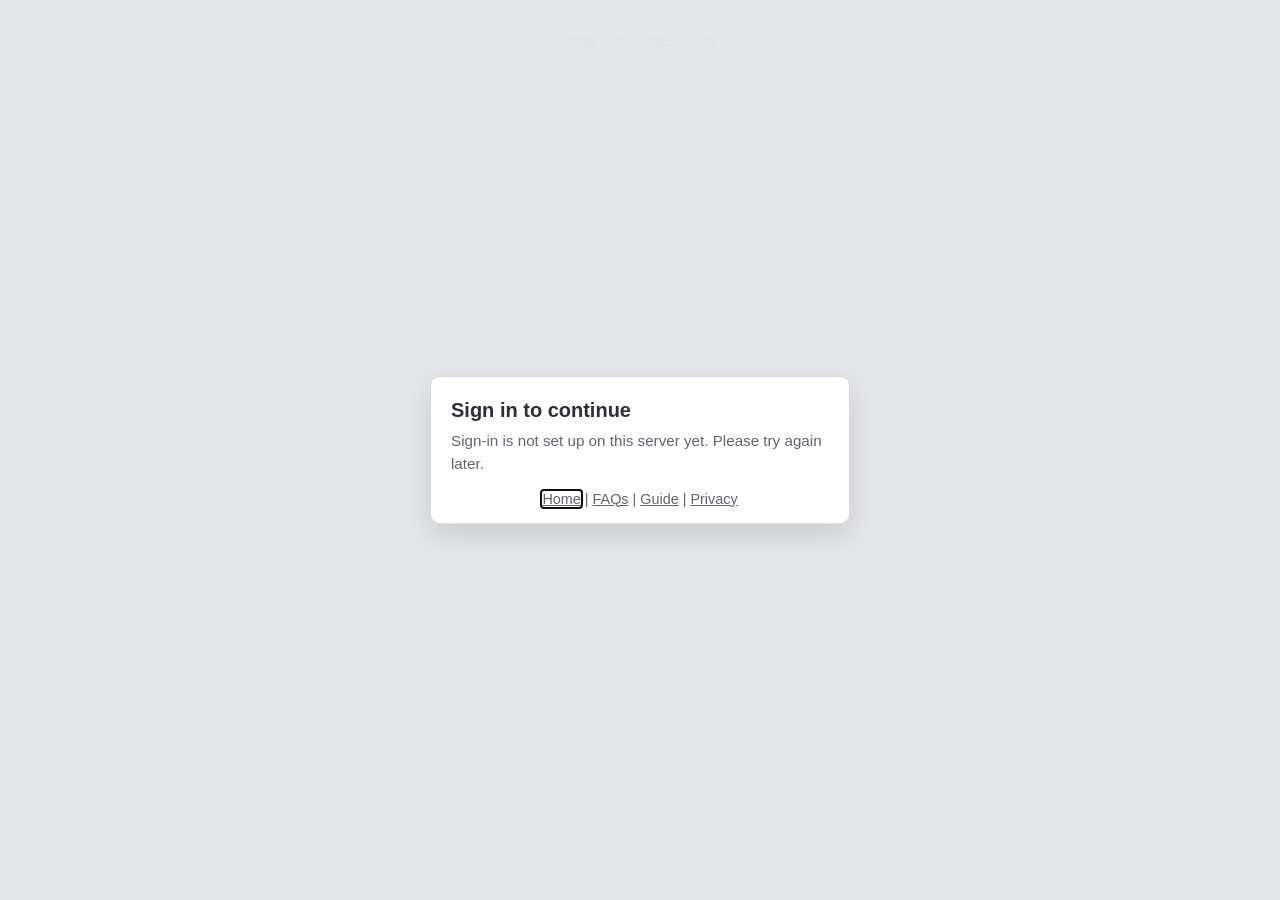
<file: hub.html>
<!DOCTYPE html>
<html lang="en">
<head>
  <meta charset="UTF-8" />
  <meta name="viewport" content="width=device-width, initial-scale=1.0"/>
  <meta name="referrer" content="no-referrer">
  <meta name="robots" content="noindex, nofollow">
  <meta name="description" content="When RU Free Hub &mdash; one link to all your group calendars.">
  <title>Hub - When RU Free</title>
  <style>
    @font-face{
      font-family:'Material Symbols Outlined';
      font-style:normal;font-weight:400;
      src:url('fonts/material-symbols-outlined.woff2') format('woff2');
    }
    .material-symbols-outlined{
      font-family:'Material Symbols Outlined';
      font-weight:normal;font-style:normal;font-size:24px;line-height:1;
      letter-spacing:normal;text-transform:none;display:inline-block;
      white-space:nowrap;direction:ltr;
      -webkit-font-feature-settings:'liga';font-feature-settings:'liga';
      -webkit-font-smoothing:antialiased;
    }
  </style>
  <link rel="stylesheet" href="hub.css?v=20261017c">
  <link rel="stylesheet" href="emoji.css?v=20260926b">
  <link rel="stylesheet" href="account.css?v=20261017f">
</head>
<body>
  <div class="hub-wrap">
    <!-- Create hub form -->
    <div id="createSection" class="hub-card hideme">
      <h1><span class="material-symbols-outlined">hub</span> Create a Hub</h1>
      <p class="sub">A Hub gives your group <strong>one link</strong> to find all your calendars. Share it once &mdash; participants pick which calendar to open.</p>

      <div class="field">
        <label for="hubTitle">Hub name</label>
        <input type="text" id="hubTitle" maxlength="80" placeholder='e.g. "Netball Club"' autocomplete="off">
      </div>
      <div class="field">
        <label for="organiserName">Organiser name shown on the Hub</label>
        <input type="text" id="organiserName" maxlength="32" placeholder="Your profile name" autocomplete="off">
        <p class="hint">Leave blank to use your profile name. Only your account can manage this Hub.</p>
      </div>
      <div class="field hideme" id="hubAllowAddsWrap">
        <div class="hub-switch-row">
          <span class="hub-switch-label" id="hubAllowAddsLabel">Let other people add their own calendars</span>
          <button type="button" id="hubAllowAdds" class="hub-switch" role="switch" aria-checked="false" aria-labelledby="hubAllowAddsLabel"></button>
        </div>
        <p class="hint" id="hubAllowAddsHint">Off: only you can add calendars to this Hub. A calendar can be in one Hub at a time.</p>
      </div>
      <!-- Access emoji (optional; shown once migrations/003 has run) -->
      <div class="field hideme" id="hubAccessWrap">
        <div id="hubAccessField"></div>
      </div>

      <div class="btn-row">
        <button type="button" id="createHubBtn" class="btn btn-primary">Create Hub</button>
        <a href="index.html" class="btn btn-secondary" style="text-decoration:none;">Back</a>
      </div>
    </div>

    <!-- Hub view -->
    <div id="viewSection" class="hideme">
      <div class="hub-card">
        <div class="hub-header-row">
          <h1 id="hubTitleDisplay"><span class="material-symbols-outlined">hub</span> Hub</h1>
          <div class="hub-controls">
            <span id="organiserBadge" class="organiser-badge hideme"></span>
            <button type="button" id="claimHubBtn" class="btn btn-secondary btn-small hideme" aria-haspopup="dialog">Claim this Hub</button>
            <button type="button" id="organiserSettingsBtn" class="btn btn-ghost btn-passkey-toggle hideme" aria-haspopup="dialog">
              <span class="material-symbols-outlined" aria-hidden="true">settings</span>
              <span>Settings</span>
            </button>
            <span id="accountBadge"></span>
          </div>
        </div>

        <div id="hubLinkBar" class="hub-link-bar hideme">
          <p class="hub-link-bar-title">Hub link (share with your group)</p>
          <div class="hub-code-display">
            <span id="hubCodeLarge"></span>
            <button type="button" id="hubCodeCopyIcon" class="copy-icon-btn material-symbols-outlined" aria-label="Copy Hub code">content_copy</button>
          </div>
          <div id="hubLinkUrl" class="hub-link-url">
            <span id="hubLinkUrlText"></span>
            <button type="button" id="hubLinkCopyIcon" class="copy-icon-btn copy-icon-btn-inline material-symbols-outlined" aria-label="Copy Hub link">link_2</button>
          </div>
          <div class="btn-row hub-link-btn-row" style="margin-top:0;">
            <button type="button" id="barCopyBtn" class="btn btn-primary hub-action-btn" aria-label="Copy Hub link">
              <span class="material-symbols-outlined hub-action-icon" aria-hidden="true">link_2</span>
              <span class="hub-action-label hub-action-label-full">Copy link</span>
            </button>
            <button type="button" id="barCopyCodeBtn" class="btn btn-secondary hub-action-btn" aria-label="Copy Hub code">
              <span class="material-symbols-outlined hub-action-icon" aria-hidden="true">content_copy</span>
              <span class="hub-action-label hub-action-label-full">Copy Hub code</span>
            </button>
            <button type="button" id="barShareBtn" class="btn btn-secondary hub-action-btn hub-action-icon-only hub-action-organiser hideme" aria-label="Share" title="Share">
              <span class="material-symbols-outlined hub-action-icon" aria-hidden="true">share</span>
            </button>
            <button type="button" id="barEmailBtn" class="btn btn-secondary hub-action-btn hub-action-icon-only hub-action-organiser hideme" aria-label="Email" title="Email">
              <span class="material-symbols-outlined hub-action-icon" aria-hidden="true">mail</span>
            </button>
            <button type="button" id="barPosterBtn" class="btn btn-secondary hub-action-btn hub-action-organiser hideme" aria-label="Poster">
              <span class="material-symbols-outlined hub-action-icon" aria-hidden="true">print</span>
              <span class="hub-action-label hub-action-label-full">Poster</span>
            </button>
            <button type="button" id="barDownloadBtn" class="btn btn-secondary hub-action-btn hub-action-organiser hideme" aria-label="Download details">
              <span class="material-symbols-outlined hub-action-icon" aria-hidden="true">download</span>
              <span class="hub-action-label hub-action-label-full">Download .txt</span>
            </button>
          </div>
        </div>

        <p class="hub-intro">Pick a calendar to mark your choices.</p>

        <div id="calGrid" class="cal-grid"></div>

        <div id="hubPublicPanel" class="hideme" style="margin-top:16px;">
          <div class="btn-row" id="hubAddBtnRow">
            <button type="button" id="addCalToHubBtn" class="btn btn-secondary">
              <span class="material-symbols-outlined" aria-hidden="true">playlist_add</span>
              Add one of my calendars
            </button>
            <a id="createCalInHubBtn" class="btn btn-primary" href="#" style="text-decoration:none;">Create new calendar in this Hub</a>
          </div>
          <p class="hub-code-hint hub-panel-hint" id="hubAddCalHint">Already have a calendar open? Add this Hub's code from its Hub settings.</p>
        </div>

        <div id="emptyState" class="empty-state hideme">
          <p><strong>No calendars yet.</strong></p>
          <p id="emptyHint">Create a new calendar below.</p>
        </div>
      </div>
    </div>

    <p class="footer-links">
      <a href="index.html">Home</a> |
      <a href="go/">Go to code</a> |
      <a href="guide.html">Guide</a>
    </p>
  </div>

  <!-- Save hub link panel (post-create) -->
  <div id="savePanelOverlay" class="save-panel-overlay hideme" role="dialog" aria-modal="true" aria-labelledby="savePanelTitle">
    <div class="save-panel">
      <h2 id="savePanelTitle">Save your Hub link now</h2>

      <div class="warn-strong">
        <strong>Important &mdash; read before continuing</strong>
        <ul>
          <li>The Hub link is the invite: share it with your group so they can sign in and find its calendars.</li>
          <li>Bookmark it, download the text file, or email it to yourself now.</li>
          <li>While you are signed in to this account, the Hub is also listed on your <a href="account.html" target="_blank">profile page</a>.</li>
          <li>Only you, signed in to this account, can manage the Hub.</li>
        </ul>
      </div>

      <p><strong>Hub name:</strong> <span id="saveHubName"></span></p>
      <p class="code-line"><strong>Hub code:</strong> <span id="saveHubCode"></span></p>
      <div id="saveHubUrl" class="hub-url-display"></div>

      <div id="saveHubEmojiWrap" class="save-emoji hideme">
        <p><strong>Hub emoji:</strong> <span id="saveHubEmojiName"></span></p>
        <div id="saveHubEmoji" class="ae-big" aria-hidden="true"></div>
        <p class="hint">Use this emoji to access the Hub.</p>
      </div>

      <div id="clipboardFailMsg" class="clipboard-fail hideme">
        Auto-copy may have failed &mdash; please use <strong>Copy Hub link</strong> below.
      </div>

      <div class="btn-row">
        <button type="button" id="saveCopyBtn" class="btn btn-primary">Copy Hub link</button>
        <button type="button" id="saveDownloadBtn" class="btn btn-secondary">Download details (.txt)</button>
        <button type="button" id="saveShareBtn" class="btn btn-secondary">Share</button>
        <button type="button" id="saveEmailBtn" class="btn btn-secondary">Email to myself</button>
        <button type="button" id="savePosterBtn" class="btn btn-secondary">Poster</button>
      </div>

      <label class="save-ack">
        <input type="checkbox" id="saveAckCheckbox">
        <span>I have saved my Hub link</span>
      </label>

      <button type="button" id="saveContinueBtn" class="btn btn-primary" style="width:100%;" disabled>Continue to Hub</button>
    </div>
  </div>

  <!-- Claim an old Hub (created before sign-in accounts) with its organiser PIN, once -->
  <div id="pinModal" class="modal-overlay hideme" role="dialog" aria-modal="true" aria-labelledby="pinModalTitle">
    <div class="modal">
      <h2 id="pinModalTitle">Claim this Hub</h2>
      <p>Enter the 4-digit organiser PIN you used for this Hub. After this it belongs to your account and the PIN is deleted.</p>
      <div class="pin-field">
        <input type="password" id="pinInput" placeholder="4-digit PIN" maxlength="4" inputmode="numeric" autocomplete="off">
        <button type="button" id="togglePinVisibility" class="pin-toggle" aria-label="Show PIN">
          <span class="material-symbols-outlined" aria-hidden="true">visibility</span>
        </button>
      </div>
      <div class="error" id="pinError"></div>
      <div class="modal-actions">
        <button type="button" id="pinCancelBtn" class="btn btn-cancel">Cancel</button>
        <button type="button" id="pinConfirmBtn" class="btn btn-confirm">Claim</button>
      </div>
    </div>
  </div>

  <!-- Hub settings (organiser only) -->
  <div id="settingsModal" class="modal-overlay hideme" role="dialog" aria-modal="true" aria-labelledby="settingsTitle">
    <div class="modal">
      <h2 id="settingsTitle"><span class="material-symbols-outlined passkey-title-icon" aria-hidden="true">settings</span> Hub settings</h2>
      <div id="settingsAddPolicy"></div>
      <div id="settingsAccessField"></div>
      <div class="error" id="settingsError"></div>
      <div class="modal-actions">
        <button type="button" id="settingsClose" class="btn btn-cancel">Close</button>
      </div>
    </div>
  </div>

  <!-- Add one of your own calendars to this Hub (signed-in users) -->
  <div id="addCalModal" class="modal-overlay hideme" role="dialog" aria-modal="true" aria-labelledby="addCalTitle">
    <div class="modal">
      <h2 id="addCalTitle"><span class="material-symbols-outlined passkey-title-icon" aria-hidden="true">playlist_add</span> Add a calendar</h2>
      <p class="hint">Pick one of your calendars to add to this Hub. A calendar can be in one Hub at a time.</p>
      <ul id="addCalList" class="add-cal-list"></ul>
      <div class="error" id="addCalError"></div>
      <div class="modal-actions">
        <button type="button" id="addCalCancel" class="btn btn-cancel">Cancel</button>
      </div>
    </div>
  </div>

  <div id="toast"></div>
  <script src="passkey.js?v=20260927a" defer></script>
  <script src="account-core.js?v=20261012a" defer></script>
  <script src="emoji.js?v=20261008b" defer></script>
  <script src="hub.js?v=20261017c" defer></script>
</body>
</html>
</file>
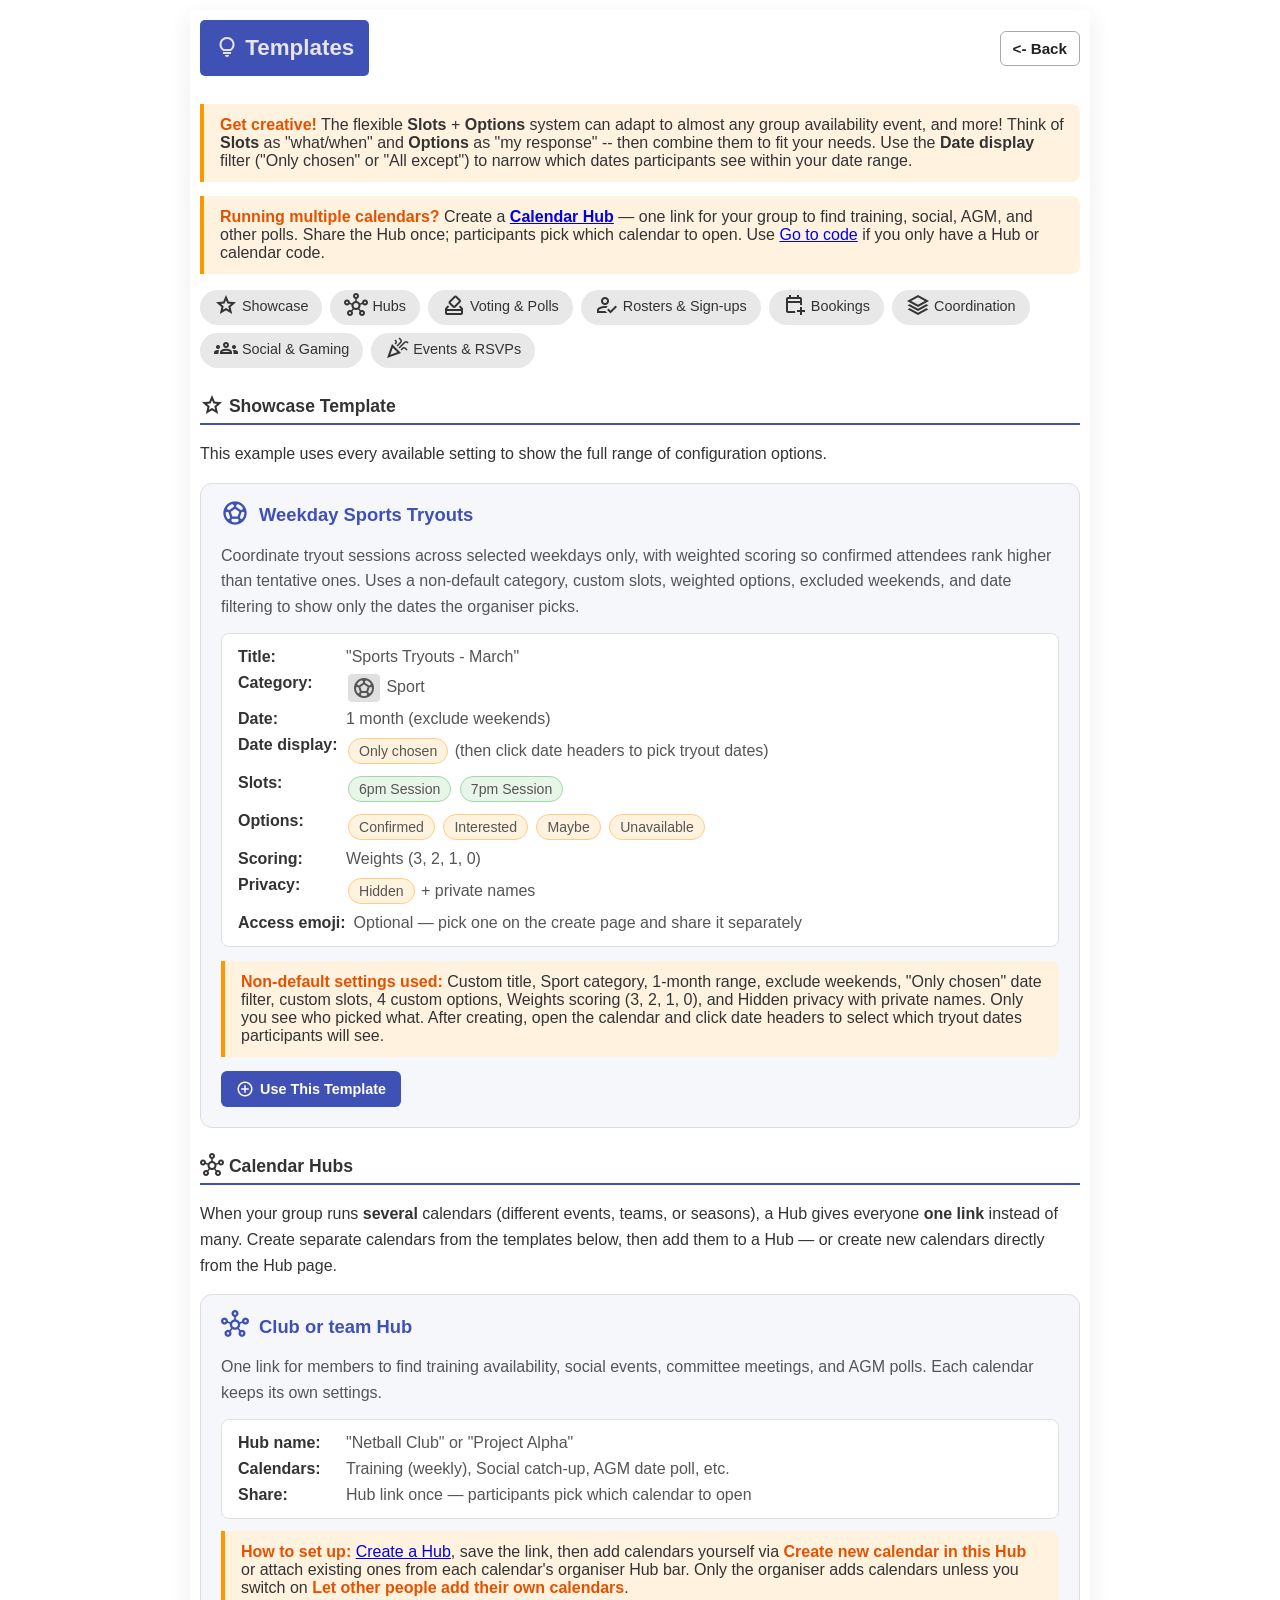
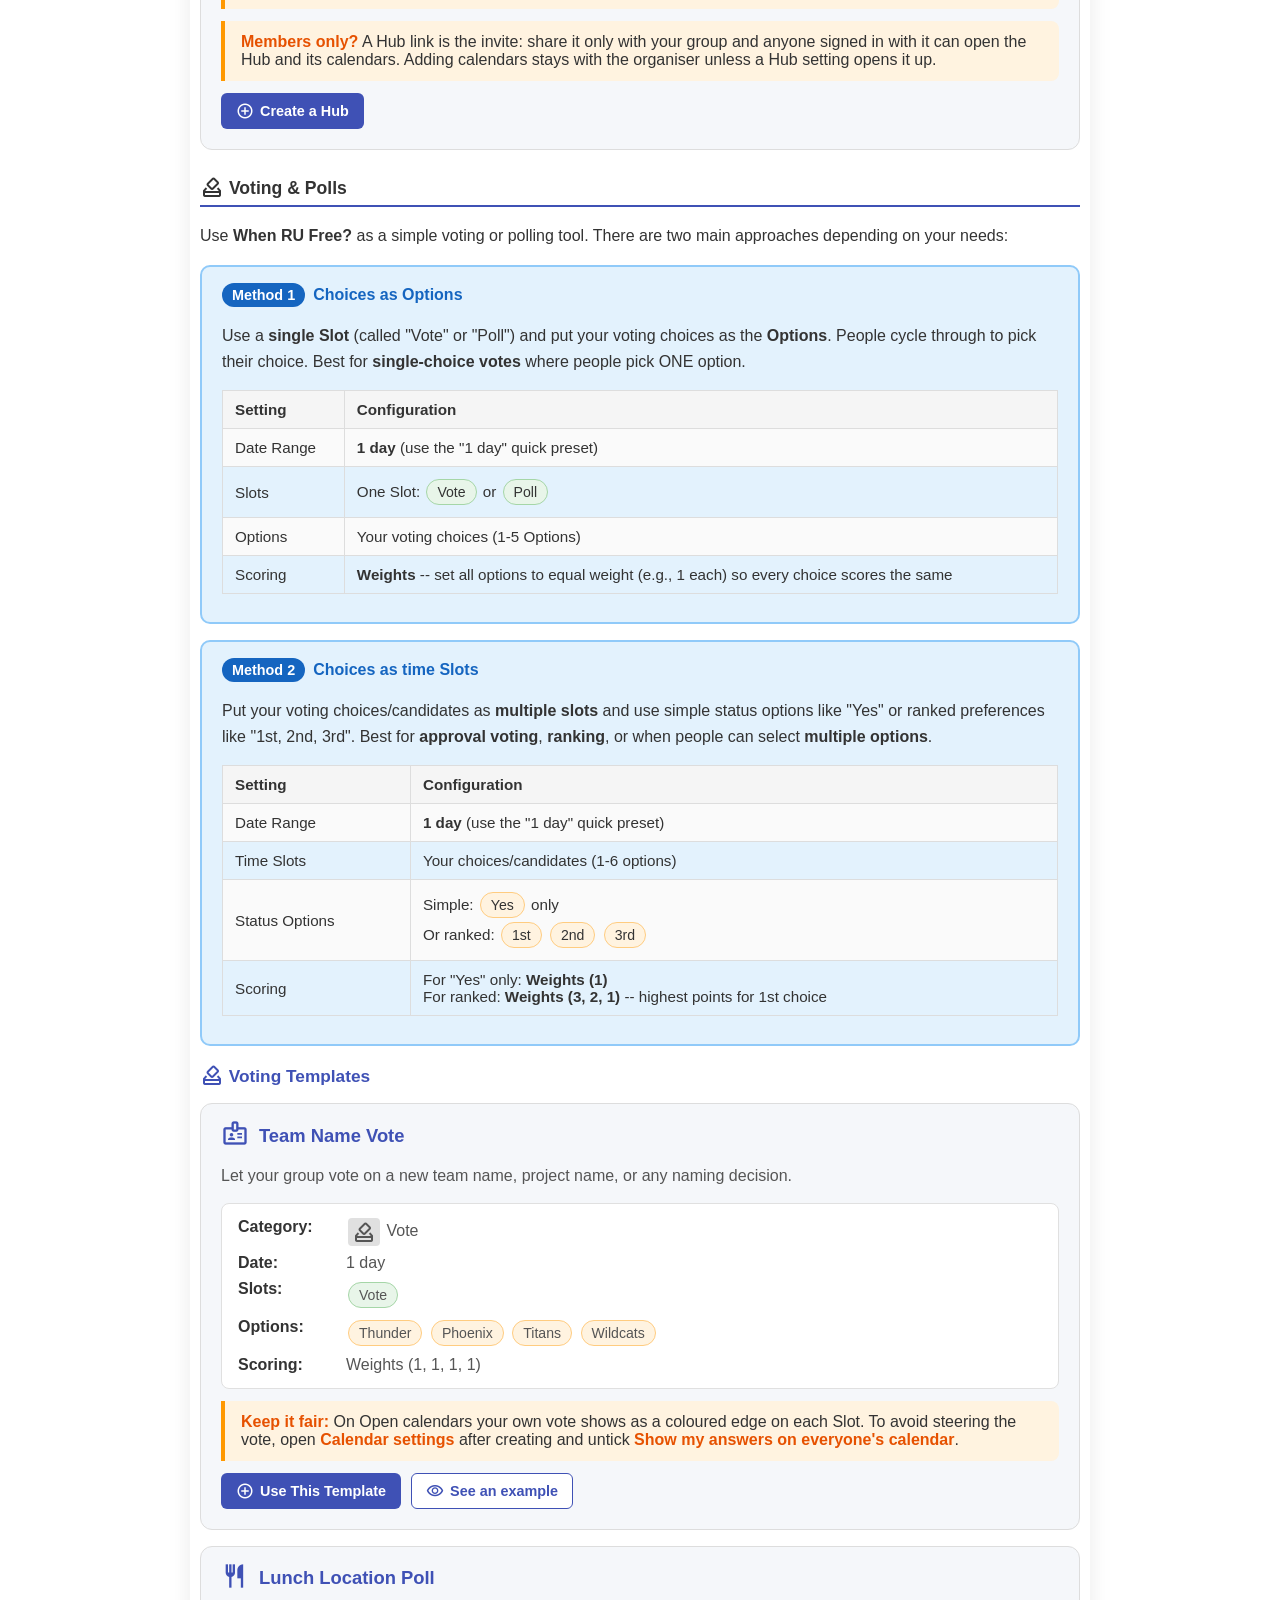
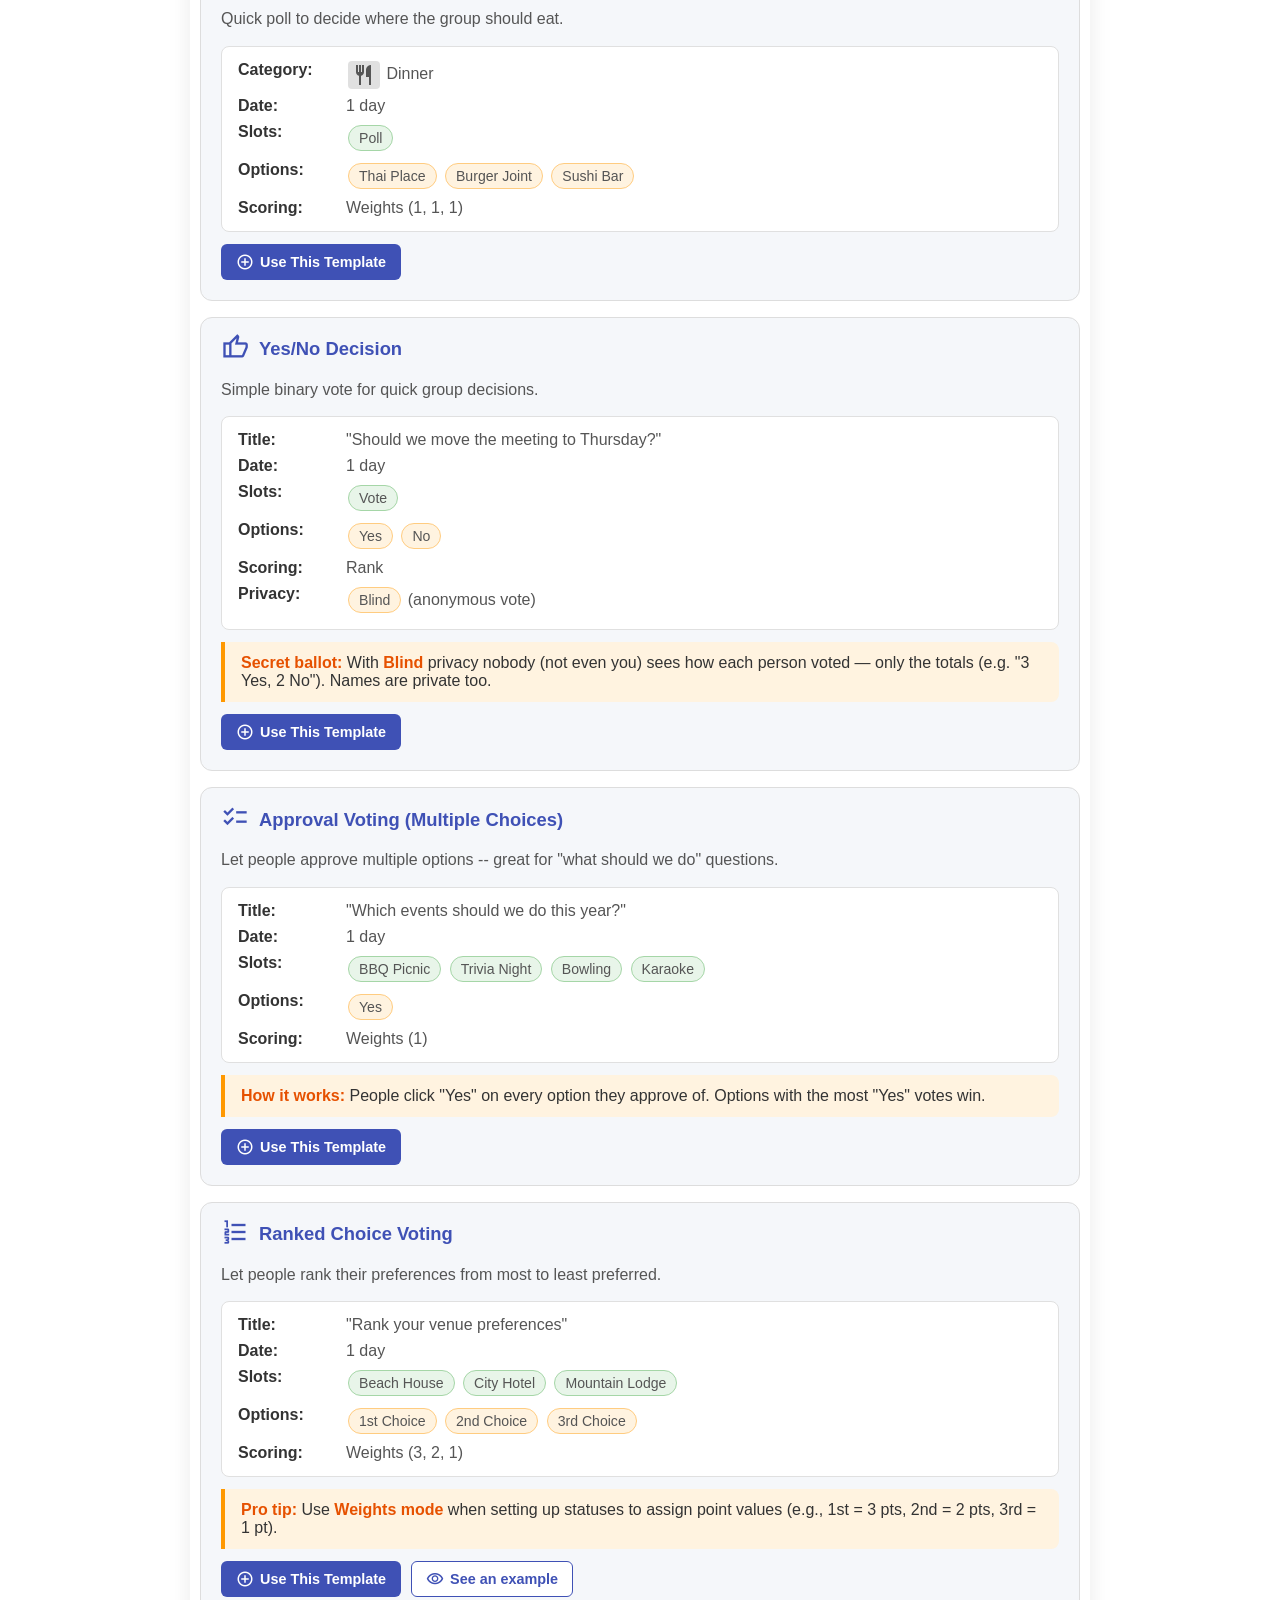
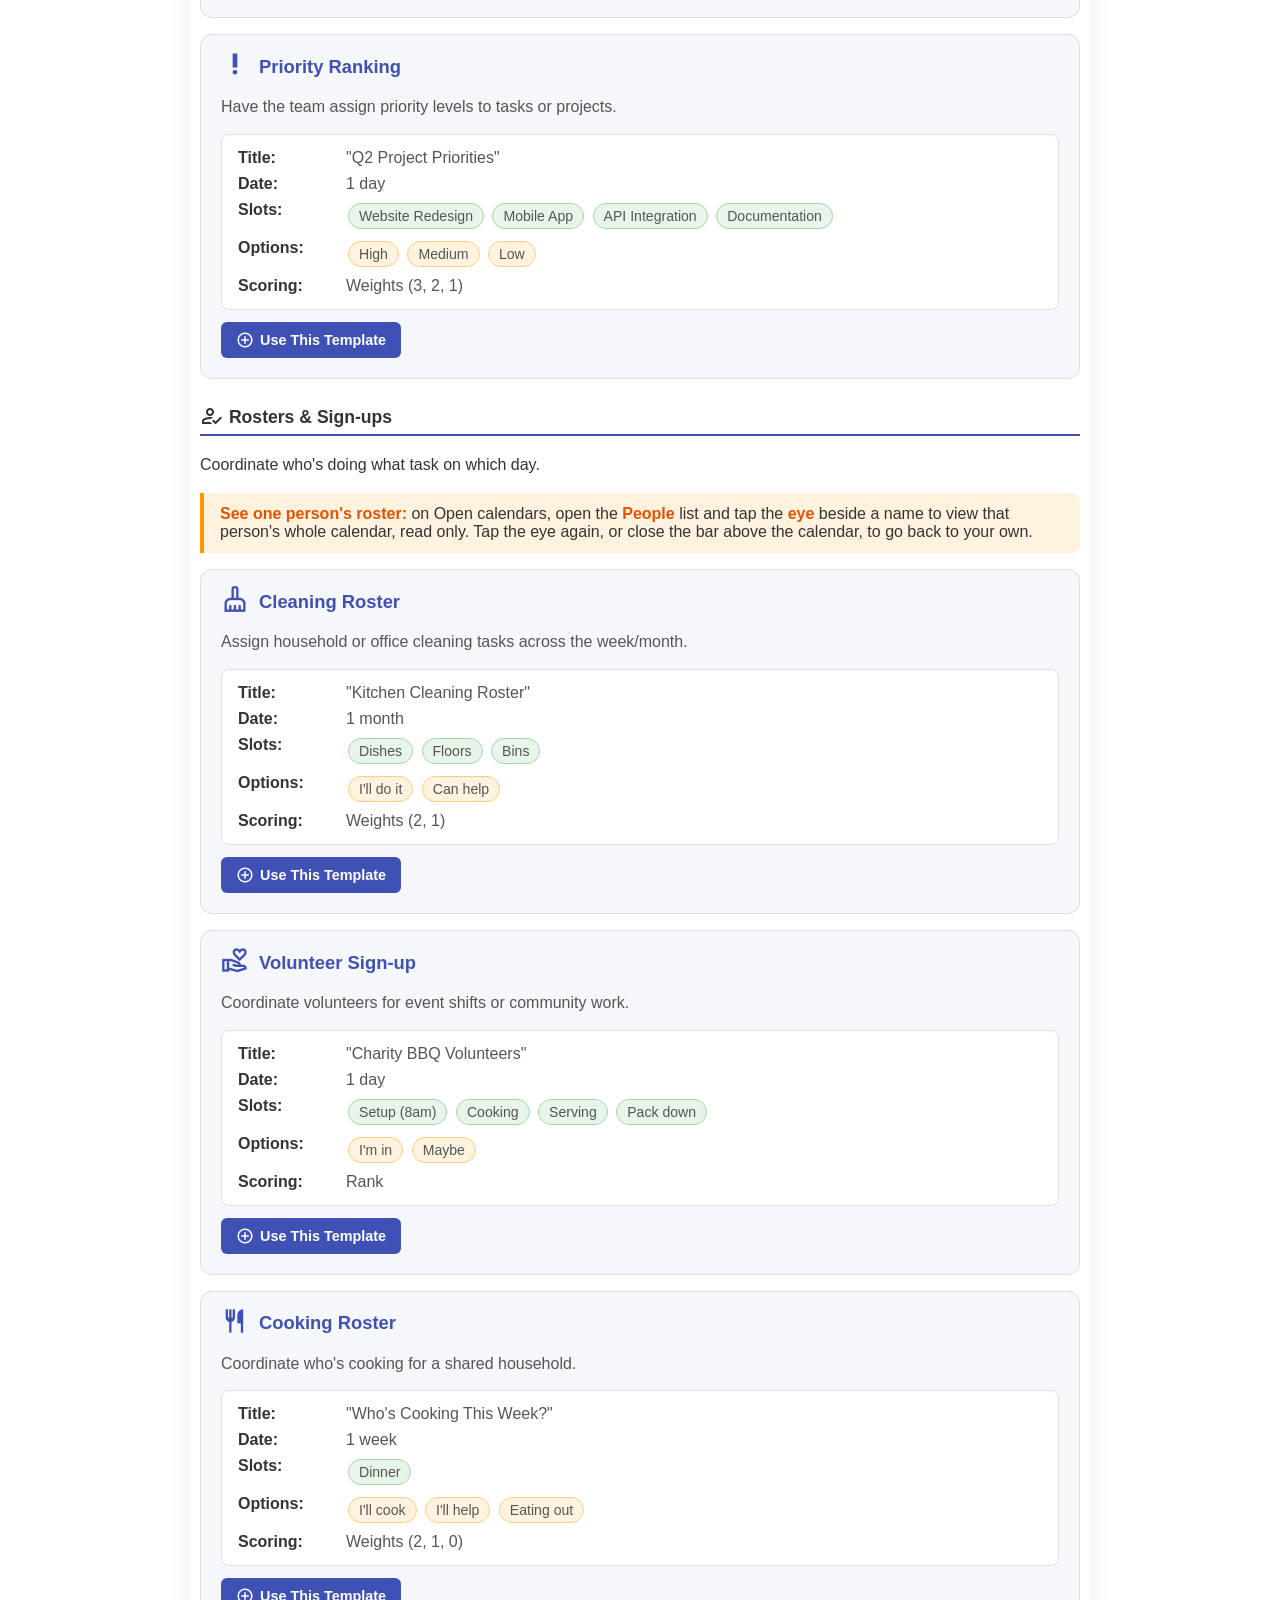
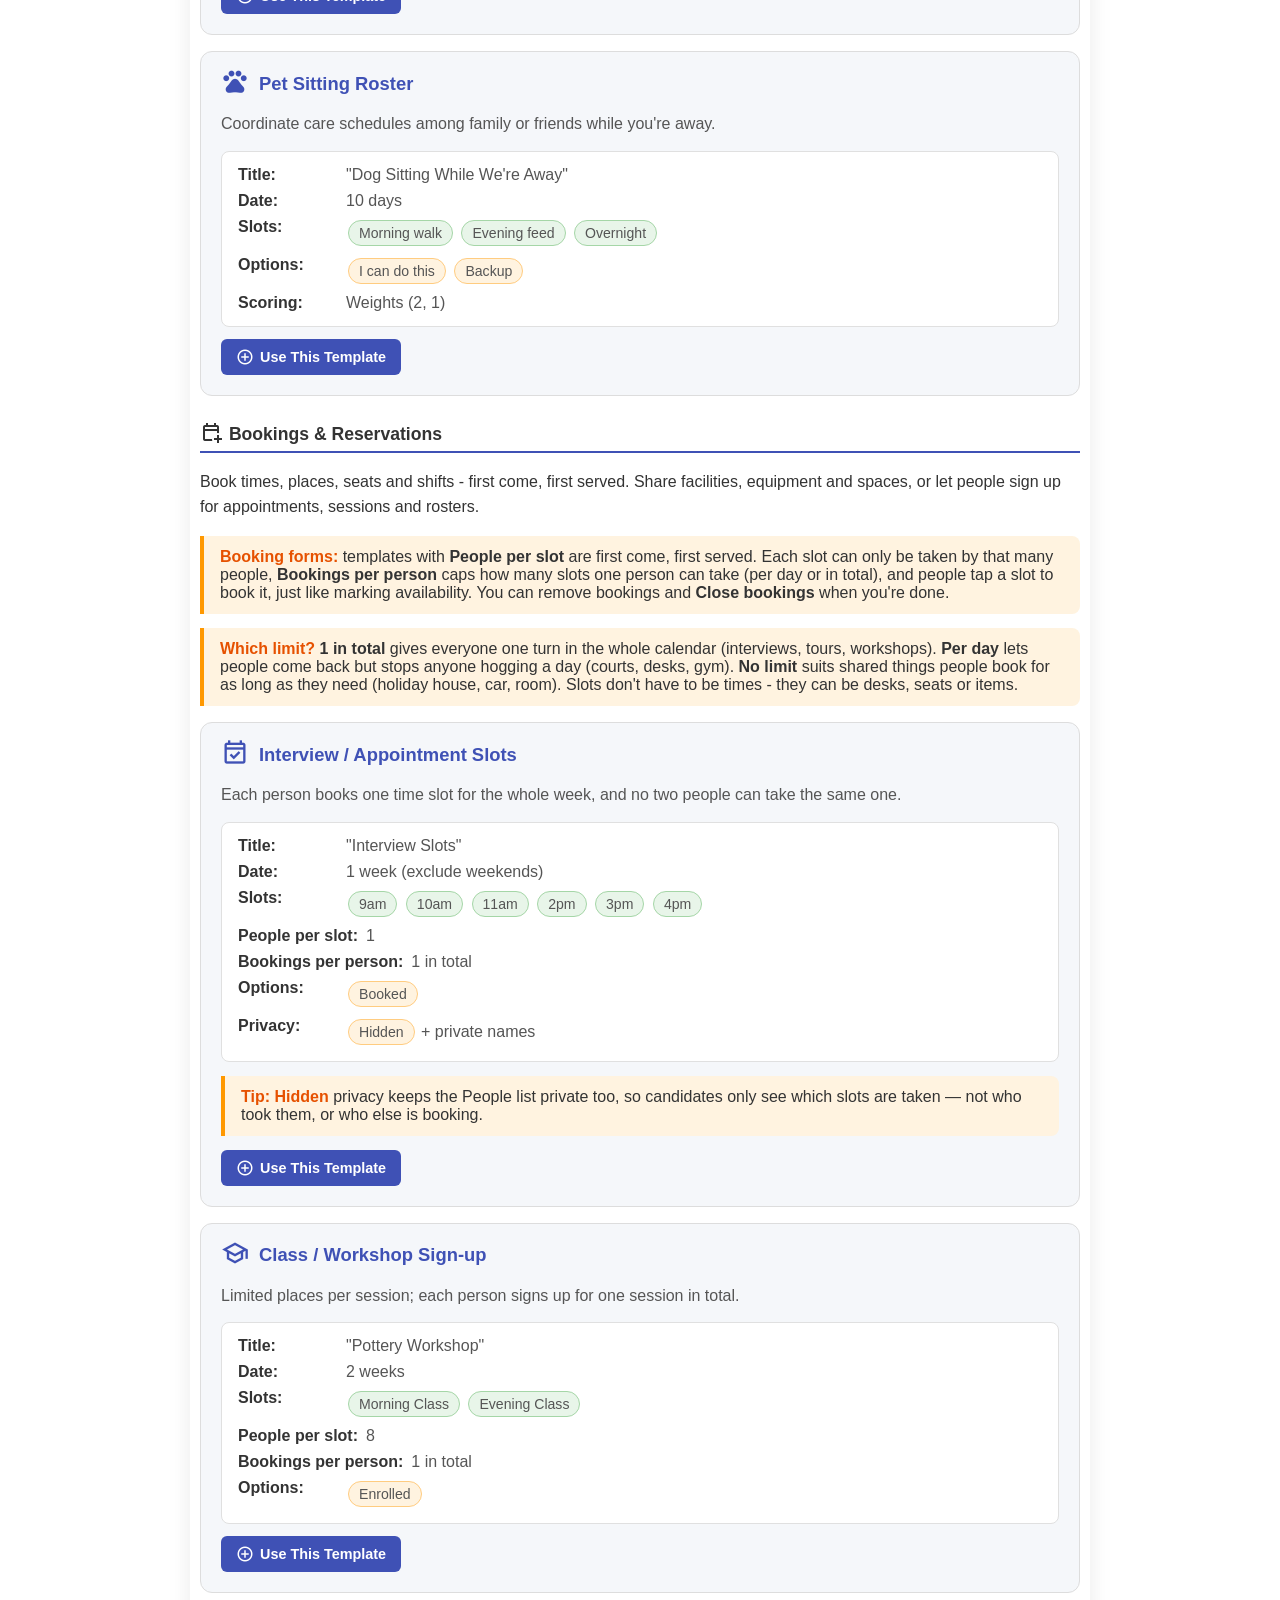
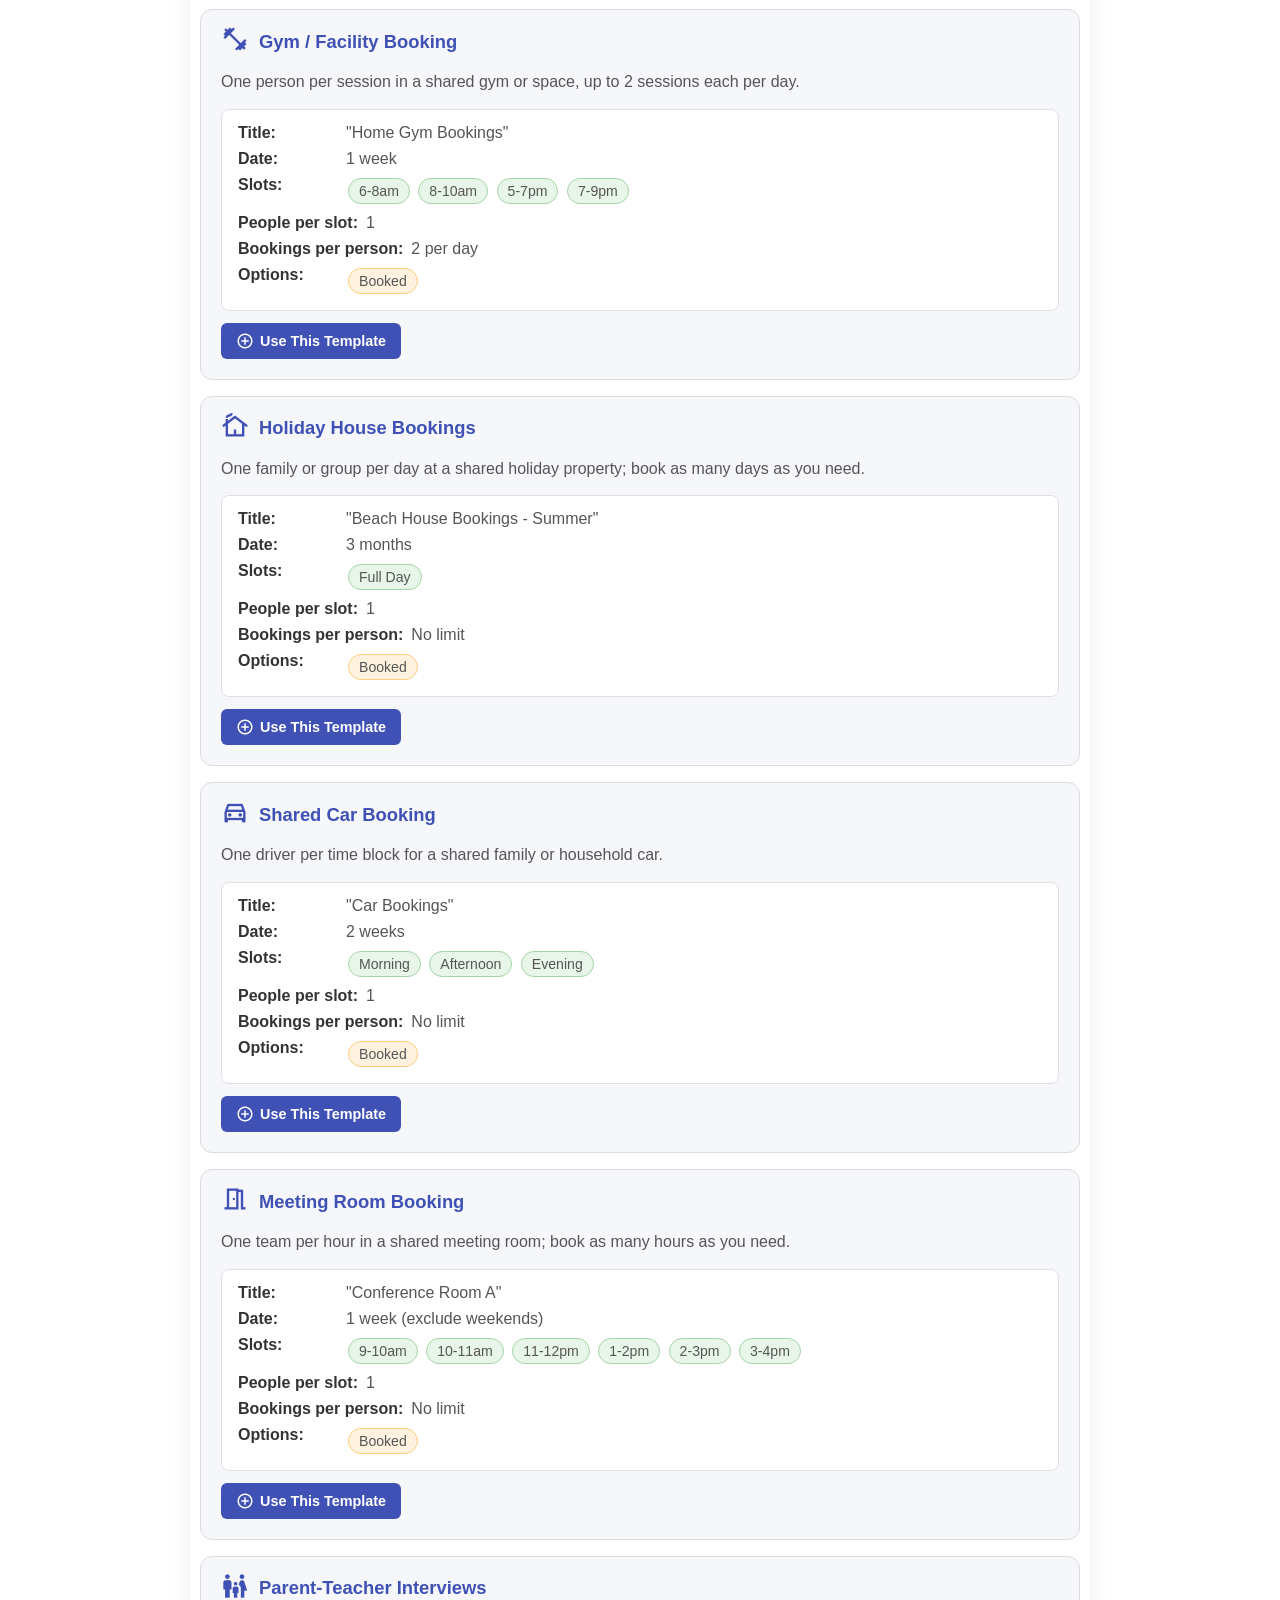
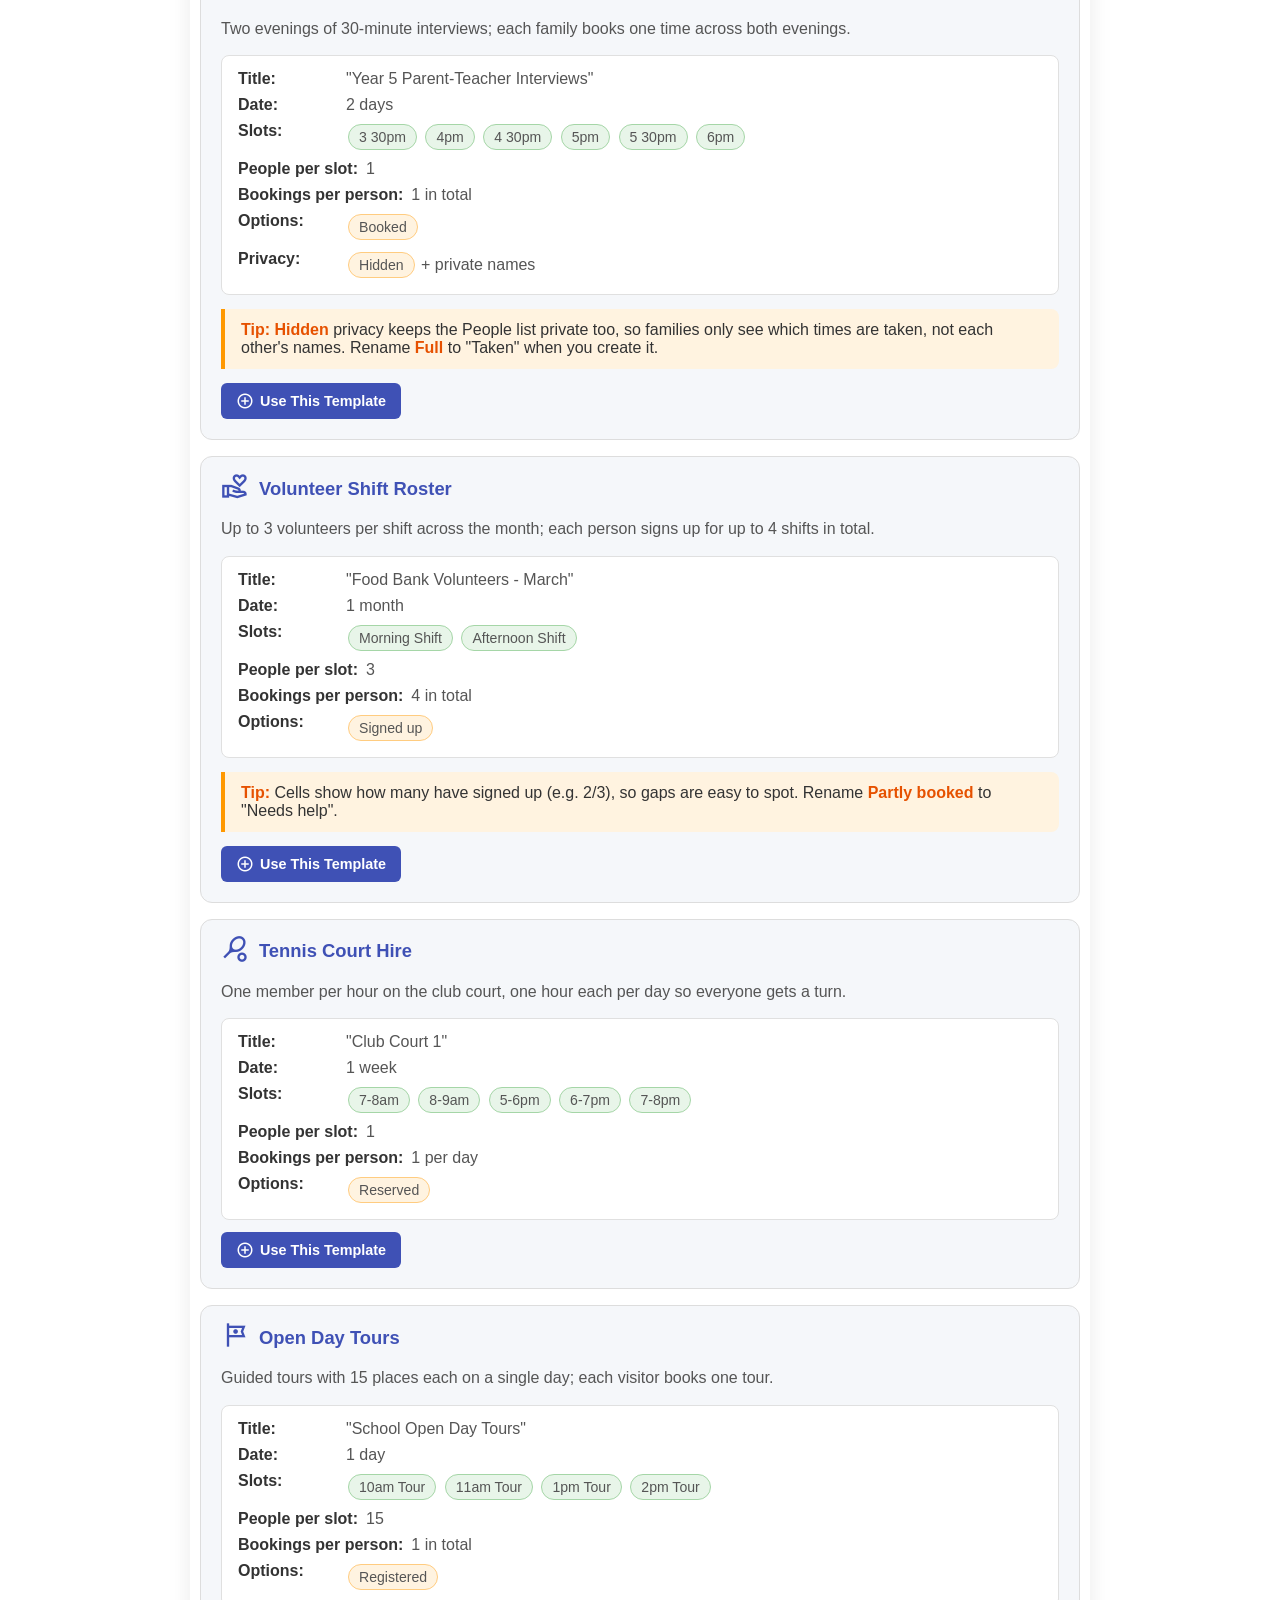
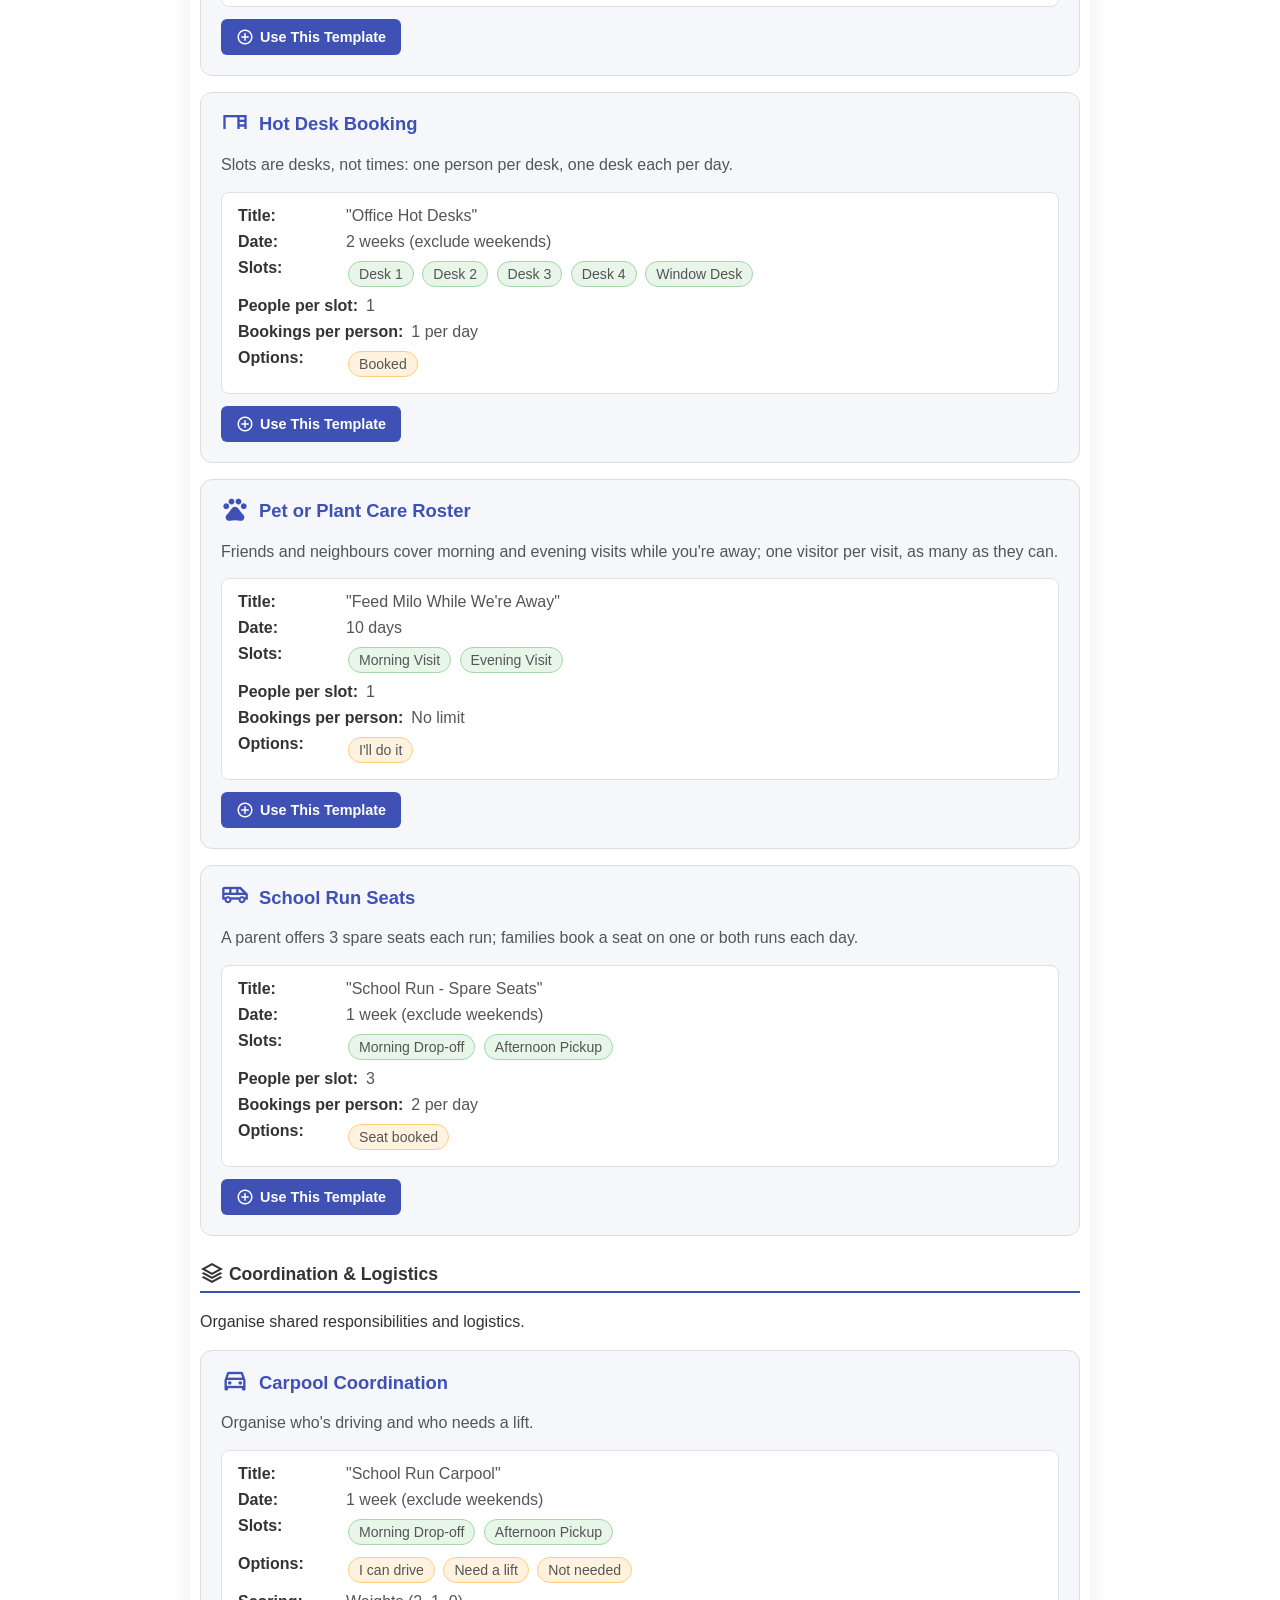
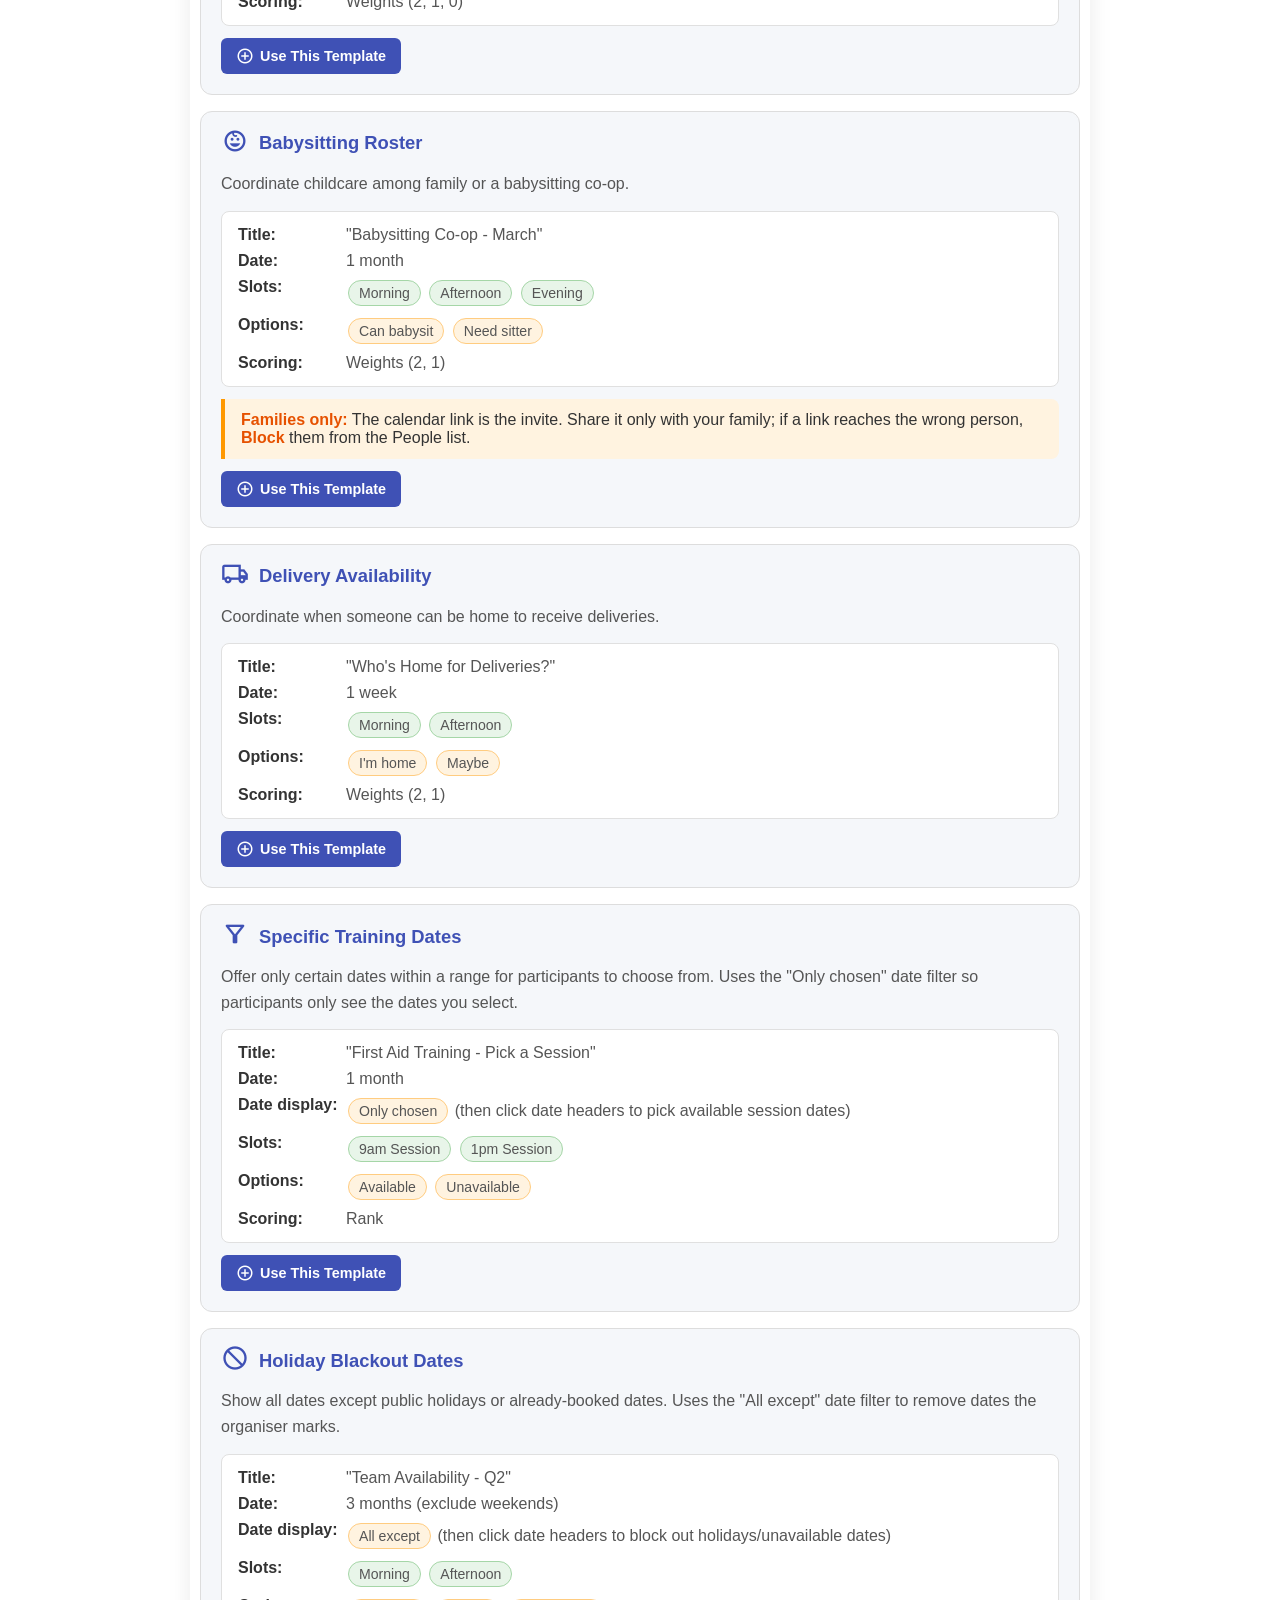
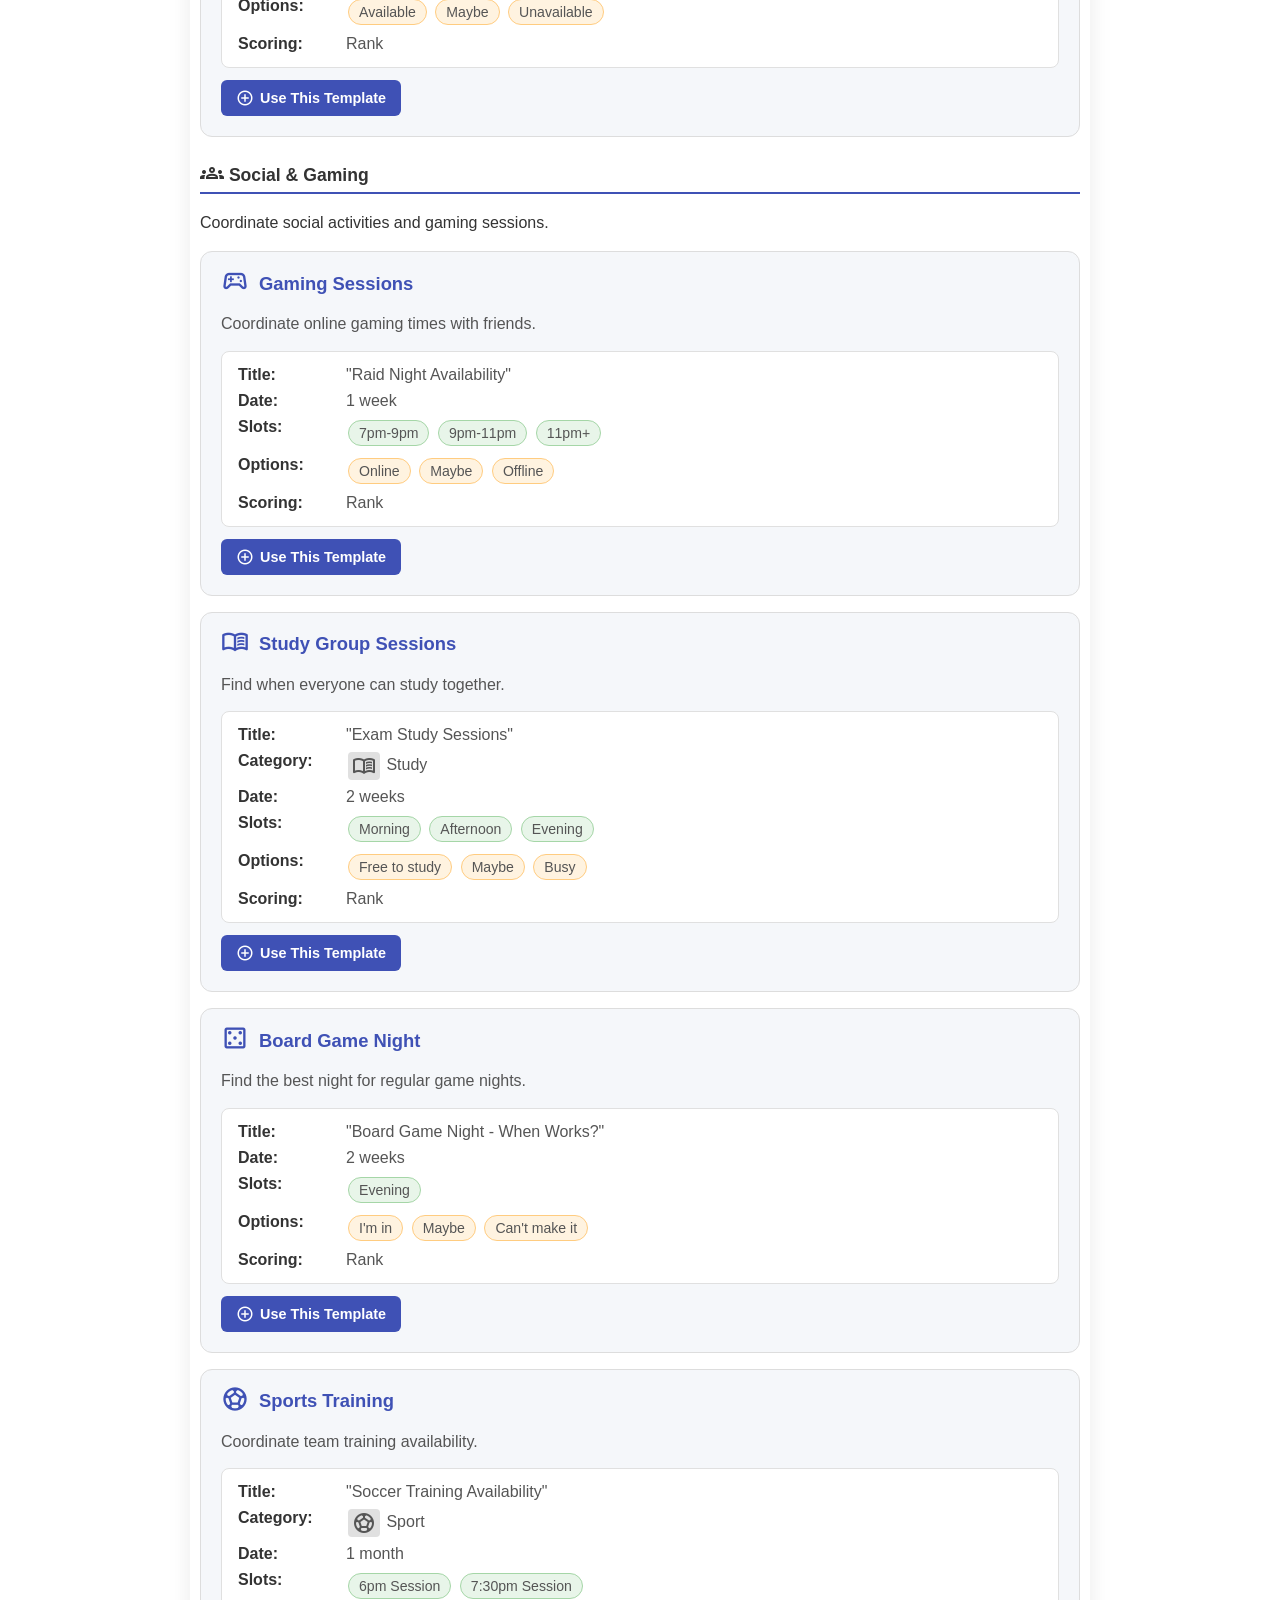
<file: ideas.html>
<!DOCTYPE html>
<html lang="en">
<head>
  <meta charset="UTF-8" />
  <meta name="viewport" content="width=device-width, initial-scale=1.0"/>
  <!-- Prevents leaking the calendar token in the Referer header -->
  <meta name="referrer" content="no-referrer">
  <meta name="description" content="Templates for When RU Free - voting, rosters, bookings, coordination, and event RSVPs. Create calendars quickly with pre-configured settings.">
  <title>Templates - When RU Free</title>


  <!-- Common page styles -->
  <link rel="stylesheet" href="page.css">
</head>
<body>
  <!-- Skip to main content link for accessibility -->
  <a href="#main-content" class="skip-link">Skip to main content</a>

  <div class="card ideas-page" style="max-width: 1024px;">
    <div class="top-actions">
      <h1 style="margin:0;"><span class="material-symbols-outlined">lightbulb</span> Templates</h1>
      <a class="btn btn-ghost btn-small" onclick="history.back()" style="text-decoration:none;">&lt;- Back</a>
    </div>

    <main id="main-content">
    <p class="sub hideme" style="margin-top:8px;">
      Creative ways to use <b>When RU Free?</b> beyond simple scheduling. Use these templates to get started quickly!
    </p>
    
    <!-- GET CREATIVE -->
    <div class="tip-box" style="margin-top: 28px;">
      <b>Get creative!</b> The flexible <strong>Slots</strong> + <strong>Options</strong> system can adapt to almost any group availability event, and more! Think of <strong>Slots</strong> as "what/when" and <strong>Options</strong> as "my response" -- then combine them to fit your needs. Use the <strong>Date display</strong> filter ("Only chosen" or "All except") to narrow which dates participants see within your date range.
    </div>

    <div class="tip-box" style="margin-top: 12px;">
      <b>Running multiple calendars?</b> Create a <a href="hub.html?create=1"><strong>Calendar Hub</strong></a> &mdash; one link for your group to find training, social, AGM, and other polls. Share the Hub once; participants pick which calendar to open. Use <a href="go/">Go to code</a> if you only have a Hub or calendar code.
    </div>


    <!-- QUICK NAV -->
    <div class="category-nav">
      <a href="#showcase" class="category-link"><span class="material-symbols-outlined">star</span> Showcase</a>
      <a href="#hubs" class="category-link"><span class="material-symbols-outlined">hub</span> Hubs</a>
      <a href="#voting" class="category-link"><span class="material-symbols-outlined">
how_to_vote
</span> Voting & Polls</a>
      <a href="#rosters" class="category-link"><span class="material-symbols-outlined">
how_to_reg
</span> Rosters & Sign-ups</a>
      <a href="#bookings" class="category-link"><span class="material-symbols-outlined">
calendar_add_on
</span> Bookings</a>
      <a href="#coordination" class="category-link"><span class="material-symbols-outlined">
stacks
</span> Coordination</a>
      <a href="#social" class="category-link"><span class="material-symbols-outlined">
groups
</span> Social & Gaming</a>
      <a href="#events" class="category-link"><span class="material-symbols-outlined">
celebration
</span> Events & RSVPs</a>

    </div>

    <!-- ============================================
         SHOWCASE: ALL FEATURES EXAMPLE
         ============================================ -->
    <h2 id="showcase"><span class="material-symbols-outlined">star</span> Showcase Template</h2>
    <p>
      This example uses every available setting to show the full range of configuration options.
    </p>

    <div class="template-card" data-tpl="sports-tryouts">
      <h3><span class="material-symbols-outlined">sports_soccer</span> Weekday Sports Tryouts</h3>
      <p class="description">Coordinate tryout sessions across selected weekdays only, with weighted scoring so confirmed attendees rank higher than tentative ones. Uses a non-default category, custom slots, weighted options, excluded weekends, and date filtering to show only the dates the organiser picks.</p>
      <div class="config-box">
        <div class="config-row">
          <span class="config-label">Title:</span>
          <span class="config-value">"Sports Tryouts - March"</span>
        </div>
        <div class="config-row">
          <span class="config-label">Category:</span>
          <span class="config-value"><span class="material-symbols-outlined icon-inline">sports_soccer</span> Sport</span>
        </div>
        <div class="config-row">
          <span class="config-label">Date:</span>
          <span class="config-value">1 month (exclude weekends)</span>
        </div>
        <div class="config-row">
          <span class="config-label">Date display:</span>
          <span class="config-value"><span class="chip-preview chip-status">Only chosen</span> (then click date headers to pick tryout dates)</span>
        </div>
        <div class="config-row">
          <span class="config-label">Slots:</span>
          <span class="config-value">
            <span class="chip-preview">6pm Session</span>
            <span class="chip-preview">7pm Session</span>
          </span>
        </div>
        <div class="config-row">
          <span class="config-label">Options:</span>
          <span class="config-value">
            <span class="chip-preview chip-status">Confirmed</span>
            <span class="chip-preview chip-status">Interested</span>
            <span class="chip-preview chip-status">Maybe</span>
            <span class="chip-preview chip-status">Unavailable</span>
          </span>
        </div>
        <div class="config-row">
          <span class="config-label">Scoring:</span>
          <span class="config-value">Weights (3, 2, 1, 0)</span>
        </div>
        <div class="config-row">
          <span class="config-label">Privacy:</span>
          <span class="config-value"><span class="chip-preview chip-status">Hidden</span> + private names</span>
        </div>
        <div class="config-row">
          <span class="config-label">Access emoji:</span>
          <span class="config-value">Optional &mdash; pick one on the create page and share it separately</span>
        </div>
      </div>
      <div class="tip-box">
        <b>Non-default settings used:</b> Custom title, Sport category, 1-month range, exclude weekends, "Only chosen" date filter, custom slots, 4 custom options, Weights scoring (3, 2, 1, 0), and Hidden privacy with private names. Only you see who picked what. After creating, open the calendar and click date headers to select which tryout dates participants will see.
      </div>
    </div>

    <!-- ============================================
         CALENDAR HUBS
         ============================================ -->
    <h2 id="hubs"><span class="material-symbols-outlined">hub</span> Calendar Hubs</h2>
    <p>
      When your group runs <b>several</b> calendars (different events, teams, or seasons), a Hub gives everyone <b>one link</b> instead of many. Create separate calendars from the templates below, then add them to a Hub &mdash; or create new calendars directly from the Hub page.
    </p>

    <div class="template-card" data-tpl="club-hub">
      <h3><span class="material-symbols-outlined">hub</span> Club or team Hub</h3>
      <p class="description">One link for members to find training availability, social events, committee meetings, and AGM polls. Each calendar keeps its own settings.</p>
      <div class="config-box">
        <div class="config-row">
          <span class="config-label">Hub name:</span>
          <span class="config-value">"Netball Club" or "Project Alpha"</span>
        </div>
        <div class="config-row">
          <span class="config-label">Calendars:</span>
          <span class="config-value">Training (weekly), Social catch-up, AGM date poll, etc.</span>
        </div>
        <div class="config-row">
          <span class="config-label">Share:</span>
          <span class="config-value">Hub link once &mdash; participants pick which calendar to open</span>
        </div>
      </div>
      <div class="tip-box" style="margin-top: 12px; margin-bottom: 0;">
        <b>How to set up:</b> <a href="hub.html?create=1">Create a Hub</a>, save the link, then add calendars yourself via <b>Create new calendar in this Hub</b> or attach existing ones from each calendar's organiser Hub bar. Only the organiser adds calendars unless you switch on <b>Let other people add their own calendars</b>.
      </div>
      <div class="tip-box" style="margin-top: 12px; margin-bottom: 0;">
        <b>Members only?</b> A Hub link is the invite: share it only with your group and anyone signed in with it can open the Hub and its calendars. Adding calendars stays with the organiser unless a Hub setting opens it up.
      </div>
      <a href="hub.html?create=1" class="use-template-btn" style="margin-top:12px;display:inline-flex;"><span class="material-symbols-outlined">add_circle</span> Create a Hub</a>
    </div>

    <!-- ============================================
         VOTING & POLLS
         ============================================ -->
    <h2 id="voting"><span class="material-symbols-outlined">
how_to_vote
</span> Voting & Polls</h2>
    
    <p>
      Use <b>When RU Free?</b> as a simple voting or polling tool. There are two main approaches depending on your needs:
    </p>

<!-- METHOD 1 -->
<div class="method-box">
  <h4><span class="method-number">Method 1</span> Choices as Options</h4>
  <p>
    Use a <b>single Slot</b> (called "Vote" or "Poll") and put your voting choices as the <b>Options</b>. 
    People cycle through to pick their choice. Best for <b>single-choice votes</b> where people pick ONE option.
  </p>
  <table class="options-table">
    <tr>
      <th>Setting</th>
      <th>Configuration</th>
    </tr>
    <tr>
      <td>Date Range</td>
      <td><b>1 day</b> (use the "1 day" quick preset)</td>
    </tr>
    <tr>
      <td>Slots</td>
      <td>One Slot: <span class="chip-preview">Vote</span> or <span class="chip-preview">Poll</span></td>
    </tr>
    <tr>
      <td>Options</td>
      <td>Your voting choices (1-5 Options)</td>
    </tr>
    <tr>
      <td>Scoring</td>
      <td><b>Weights</b> -- set all options to equal weight (e.g., 1 each) so every choice scores the same</td>
    </tr>
  </table> <!-- Added missing closing tag -->
</div>

<!-- METHOD 2 -->
<div class="method-box">
  <h4><span class="method-number">Method 2</span> Choices as time Slots</h4>
  <p>
    Put your voting choices/candidates as <b>multiple slots</b> and use simple status options like "Yes" 
    or ranked preferences like "1st, 2nd, 3rd". Best for <b>approval voting</b>, <b>ranking</b>, or when people can select <b>multiple options</b>.
  </p>
  <table class="options-table">
    <tr>
      <th>Setting</th>
      <th>Configuration</th>
    </tr>
    <tr>
      <td>Date Range</td>
      <td><b>1 day</b> (use the "1 day" quick preset)</td>
    </tr>
    <tr>
      <td>Time Slots</td>
      <td>Your choices/candidates (1-6 options)</td>
    </tr>
    <tr>
      <td>Status Options</td>
      <td>Simple: <span class="chip-preview chip-status">Yes</span> only<br>
          Or ranked: <span class="chip-preview chip-status">1st</span> <span class="chip-preview chip-status">2nd</span> <span class="chip-preview chip-status">3rd</span></td>
    </tr>
    <tr>
      <td>Scoring</td>
      <td>For "Yes" only: <b>Weights (1)</b><br>
          For ranked: <b>Weights (3, 2, 1)</b> -- highest points for 1st choice</td>
    </tr>
  </table>
</div>

    <!-- VOTING TEMPLATES -->
    <h3><span class="material-symbols-outlined">
how_to_vote
</span> Voting Templates</h3>

    <div class="template-card" data-tpl="team-name-vote" data-example="calendar.html?c=Ua1dsF5q" data-example-emoji="&#x1F680;">
      <h3><span class="material-symbols-outlined">badge</span> Team Name Vote</h3>
      <p class="description">Let your group vote on a new team name, project name, or any naming decision.</p>
      <div class="config-box">
        <div class="config-row">
          <span class="config-label">Category:</span>
          <span class="config-value"><span class="material-symbols-outlined icon-inline">how_to_vote</span> Vote</span>
        </div>
        <div class="config-row">
          <span class="config-label">Date:</span>
          <span class="config-value">1 day</span>
        </div>
        <div class="config-row">
          <span class="config-label">Slots:</span>
          <span class="config-value"><span class="chip-preview">Vote</span></span>
        </div>
        <div class="config-row">
          <span class="config-label">Options:</span>
          <span class="config-value">
            <span class="chip-preview chip-status">Thunder</span>
            <span class="chip-preview chip-status">Phoenix</span>
            <span class="chip-preview chip-status">Titans</span>
            <span class="chip-preview chip-status">Wildcats</span>
          </span>
        </div>
        <div class="config-row">
          <span class="config-label">Scoring:</span>
          <span class="config-value">Weights (1, 1, 1, 1)</span>
        </div>
      </div>
      <div class="tip-box" style="margin-top: 12px; margin-bottom: 0;">
        <b>Keep it fair:</b> On Open calendars your own vote shows as a coloured edge on each Slot. To avoid steering the vote, open <b>Calendar settings</b> after creating and untick <b>Show my answers on everyone's calendar</b>.
      </div>
    </div>

    <div class="template-card" data-tpl="lunch-poll">
      <h3><span class="material-symbols-outlined">restaurant</span> Lunch Location Poll</h3>
      <p class="description">Quick poll to decide where the group should eat.</p>
      <div class="config-box">
        <div class="config-row">
          <span class="config-label">Category:</span>
          <span class="config-value"><span class="material-symbols-outlined icon-inline">restaurant</span> Dinner</span>
        </div>
        <div class="config-row">
          <span class="config-label">Date:</span>
          <span class="config-value">1 day</span>
        </div>
        <div class="config-row">
          <span class="config-label">Slots:</span>
          <span class="config-value"><span class="chip-preview">Poll</span></span>
        </div>
        <div class="config-row">
          <span class="config-label">Options:</span>
          <span class="config-value">
            <span class="chip-preview chip-status">Thai Place</span>
            <span class="chip-preview chip-status">Burger Joint</span>
            <span class="chip-preview chip-status">Sushi Bar</span>
          </span>
        </div>
        <div class="config-row">
          <span class="config-label">Scoring:</span>
          <span class="config-value">Weights (1, 1, 1)</span>
        </div>
      </div>
    </div>

    <div class="template-card" data-tpl="yes-no-decision">
      <h3><span class="material-symbols-outlined">thumb_up</span> Yes/No Decision</h3>
      <p class="description">Simple binary vote for quick group decisions.</p>
      <div class="config-box">
        <div class="config-row">
          <span class="config-label">Title:</span>
          <span class="config-value">"Should we move the meeting to Thursday?"</span>
        </div>
        <div class="config-row">
          <span class="config-label">Date:</span>
          <span class="config-value">1 day</span>
        </div>
        <div class="config-row">
          <span class="config-label">Slots:</span>
          <span class="config-value"><span class="chip-preview">Vote</span></span>
        </div>
        <div class="config-row">
          <span class="config-label">Options:</span>
          <span class="config-value">
            <span class="chip-preview chip-status">Yes</span>
            <span class="chip-preview chip-status">No</span>
          </span>
        </div>
        <div class="config-row">
          <span class="config-label">Scoring:</span>
          <span class="config-value">Rank</span>
        </div>
        <div class="config-row">
          <span class="config-label">Privacy:</span>
          <span class="config-value"><span class="chip-preview chip-status">Blind</span> (anonymous vote)</span>
        </div>
      </div>
      <div class="tip-box" style="margin-top: 12px; margin-bottom: 0;">
        <b>Secret ballot:</b> With <b>Blind</b> privacy nobody (not even you) sees how each person voted &mdash; only the totals (e.g. "3 Yes, 2 No"). Names are private too.
      </div>
    </div>

    <div class="template-card" data-tpl="approval-voting">
      <h3><span class="material-symbols-outlined">checklist</span> Approval Voting (Multiple Choices)</h3>
      <p class="description">Let people approve multiple options -- great for "what should we do" questions. </p>
      <div class="config-box">
        <div class="config-row">
          <span class="config-label">Title:</span>
          <span class="config-value">"Which events should we do this year?"</span>
        </div>
        <div class="config-row">
          <span class="config-label">Date:</span>
          <span class="config-value">1 day</span>
        </div>
        <div class="config-row">
          <span class="config-label">Slots:</span>
          <span class="config-value">
            <span class="chip-preview">BBQ Picnic</span>
            <span class="chip-preview">Trivia Night</span>
            <span class="chip-preview">Bowling</span>
            <span class="chip-preview">Karaoke</span>
          </span>
        </div>
        <div class="config-row">
          <span class="config-label">Options:</span>
          <span class="config-value"><span class="chip-preview chip-status">Yes</span></span>
        </div>
        <div class="config-row">
          <span class="config-label">Scoring:</span>
          <span class="config-value">Weights (1)</span>
        </div>
      </div>
      <div class="tip-box" style="margin-top: 12px; margin-bottom: 0;">
        <b>How it works:</b> People click "Yes" on every option they approve of. Options with the most "Yes" votes win.
      </div>
    </div>

    <div class="template-card" data-tpl="ranked-choice" data-example="calendar.html?c=Ua1dsF5q" data-example-emoji="&#x1F680;">
      <h3><span class="material-symbols-outlined">format_list_numbered</span> Ranked Choice Voting</h3>
      <p class="description">Let people rank their preferences from most to least preferred.</p>
      <div class="config-box">
        <div class="config-row">
          <span class="config-label">Title:</span>
          <span class="config-value">"Rank your venue preferences"</span>
        </div>
        <div class="config-row">
          <span class="config-label">Date:</span>
          <span class="config-value">1 day</span>
        </div>
        <div class="config-row">
          <span class="config-label">Slots:</span>
          <span class="config-value">
            <span class="chip-preview">Beach House</span>
            <span class="chip-preview">City Hotel</span>
            <span class="chip-preview">Mountain Lodge</span>
          </span>
        </div>
        <div class="config-row">
          <span class="config-label">Options:</span>
          <span class="config-value">
            <span class="chip-preview chip-status">1st Choice</span>
            <span class="chip-preview chip-status">2nd Choice</span>
            <span class="chip-preview chip-status">3rd Choice</span>
          </span>
        </div>
        <div class="config-row">
          <span class="config-label">Scoring:</span>
          <span class="config-value">Weights (3, 2, 1)</span>
        </div>
      </div>
      <div class="tip-box" style="margin-top: 12px; margin-bottom: 0;">
        <b>Pro tip:</b> Use <b>Weights mode</b> when setting up statuses to assign point values (e.g., 1st = 3 pts, 2nd = 2 pts, 3rd = 1 pt).
      </div>
    </div>

    <div class="template-card" data-tpl="priority-ranking">
      <h3><span class="material-symbols-outlined">priority_high</span> Priority Ranking</h3>
      <p class="description">Have the team assign priority levels to tasks or projects.</p>
      <div class="config-box">
        <div class="config-row">
          <span class="config-label">Title:</span>
          <span class="config-value">"Q2 Project Priorities"</span>
        </div>
        <div class="config-row">
          <span class="config-label">Date:</span>
          <span class="config-value">1 day</span>
        </div>
        <div class="config-row">
          <span class="config-label">Slots:</span>
          <span class="config-value">
            <span class="chip-preview">Website Redesign</span>
            <span class="chip-preview">Mobile App</span>
            <span class="chip-preview">API Integration</span>
            <span class="chip-preview">Documentation</span>
          </span>
        </div>
        <div class="config-row">
          <span class="config-label">Options:</span>
          <span class="config-value">
            <span class="chip-preview chip-status">High</span>
            <span class="chip-preview chip-status">Medium</span>
            <span class="chip-preview chip-status">Low</span>
          </span>
        </div>
        <div class="config-row">
          <span class="config-label">Scoring:</span>
          <span class="config-value">Weights (3, 2, 1)</span>
        </div>
      </div>
    </div>

    <!-- ============================================
         ROSTERS & SIGN-UPS
         ============================================ -->
    <h2 id="rosters"><span class="material-symbols-outlined">
how_to_reg
</span> Rosters & Sign-ups</h2>
    
    <p>Coordinate who's doing what task on which day.</p>

    <div class="tip-box">
      <b>See one person's roster:</b> on Open calendars, open the <b>People</b> list and tap the <b>eye</b> beside a name to view that person's whole calendar, read only. Tap the eye again, or close the bar above the calendar, to go back to your own.
    </div>

    <div class="template-card" data-tpl="cleaning-roster">
      <h3><span class="material-symbols-outlined">cleaning_services</span> Cleaning Roster</h3>
      <p class="description">Assign household or office cleaning tasks across the week/month.</p>
      <div class="config-box">
        <div class="config-row">
          <span class="config-label">Title:</span>
          <span class="config-value">"Kitchen Cleaning Roster"</span>
        </div>
        <div class="config-row">
          <span class="config-label">Date:</span>
          <span class="config-value">1 month</span>
        </div>
        <div class="config-row">
          <span class="config-label">Slots:</span>
          <span class="config-value">
            <span class="chip-preview">Dishes</span>
            <span class="chip-preview">Floors</span>
            <span class="chip-preview">Bins</span>
          </span>
        </div>
        <div class="config-row">
          <span class="config-label">Options:</span>
          <span class="config-value">
            <span class="chip-preview chip-status">I'll do it</span>
            <span class="chip-preview chip-status">Can help</span>
          </span>
        </div>
        <div class="config-row">
          <span class="config-label">Scoring:</span>
          <span class="config-value">Weights (2, 1)</span>
        </div>
      </div>
    </div>

    <div class="template-card" data-tpl="volunteer-signup">
      <h3><span class="material-symbols-outlined">volunteer_activism</span> Volunteer Sign-up</h3>
      <p class="description">Coordinate volunteers for event shifts or community work.</p>
      <div class="config-box">
        <div class="config-row">
          <span class="config-label">Title:</span>
          <span class="config-value">"Charity BBQ Volunteers"</span>
        </div>
        <div class="config-row">
          <span class="config-label">Date:</span>
          <span class="config-value">1 day</span>
        </div>
        <div class="config-row">
          <span class="config-label">Slots:</span>
          <span class="config-value">
            <span class="chip-preview">Setup (8am)</span>
            <span class="chip-preview">Cooking</span>
            <span class="chip-preview">Serving</span>
            <span class="chip-preview">Pack down</span>
          </span>
        </div>
        <div class="config-row">
          <span class="config-label">Options:</span>
          <span class="config-value">
            <span class="chip-preview chip-status">I'm in</span>
            <span class="chip-preview chip-status">Maybe</span>
          </span>
        </div>
        <div class="config-row">
          <span class="config-label">Scoring:</span>
          <span class="config-value">Rank</span>
        </div>
      </div>
    </div>

    <div class="template-card" data-tpl="cooking-roster">
      <h3><span class="material-symbols-outlined">restaurant</span> Cooking Roster</h3>
      <p class="description">Coordinate who's cooking for a shared household.</p>
      <div class="config-box">
        <div class="config-row">
          <span class="config-label">Title:</span>
          <span class="config-value">"Who's Cooking This Week?"</span>
        </div>
        <div class="config-row">
          <span class="config-label">Date:</span>
          <span class="config-value">1 week</span>
        </div>
        <div class="config-row">
          <span class="config-label">Slots:</span>
          <span class="config-value"><span class="chip-preview">Dinner</span></span>
        </div>
        <div class="config-row">
          <span class="config-label">Options:</span>
          <span class="config-value">
            <span class="chip-preview chip-status">I'll cook</span>
            <span class="chip-preview chip-status">I'll help</span>
            <span class="chip-preview chip-status">Eating out</span>
          </span>
        </div>
        <div class="config-row">
          <span class="config-label">Scoring:</span>
          <span class="config-value">Weights (2, 1, 0)</span>
        </div>
      </div>
    </div>

    <div class="template-card" data-tpl="pet-sitting">
      <h3><span class="material-symbols-outlined">pets</span> Pet Sitting Roster</h3>
      <p class="description">Coordinate care schedules among family or friends while you're away.</p>
      <div class="config-box">
        <div class="config-row">
          <span class="config-label">Title:</span>
          <span class="config-value">"Dog Sitting While We're Away"</span>
        </div>
        <div class="config-row">
          <span class="config-label">Date:</span>
          <span class="config-value">10 days</span>
        </div>
        <div class="config-row">
          <span class="config-label">Slots:</span>
          <span class="config-value">
            <span class="chip-preview">Morning walk</span>
            <span class="chip-preview">Evening feed</span>
            <span class="chip-preview">Overnight</span>
          </span>
        </div>
        <div class="config-row">
          <span class="config-label">Options:</span>
          <span class="config-value">
            <span class="chip-preview chip-status">I can do this</span>
            <span class="chip-preview chip-status">Backup</span>
          </span>
        </div>
        <div class="config-row">
          <span class="config-label">Scoring:</span>
          <span class="config-value">Weights (2, 1)</span>
        </div>
      </div>
    </div>

    <!-- ============================================
         BOOKINGS
         ============================================ -->
    <h2 id="bookings"><span class="material-symbols-outlined">
calendar_add_on
</span> Bookings & Reservations</h2>
    
    <p>Book times, places, seats and shifts - first come, first served. Share facilities, equipment and spaces, or let people sign up for appointments, sessions and rosters.</p>

    <div class="tip-box">
      <b>Booking forms:</b> templates with <strong>People per slot</strong> are first come, first served. Each slot can only be taken by that many people, <strong>Bookings per person</strong> caps how many slots one person can take (per day or in total), and people tap a slot to book it, just like marking availability. You can remove bookings and <strong>Close bookings</strong> when you're done.
    </div>

    <div class="tip-box">
      <b>Which limit?</b> <strong>1 in total</strong> gives everyone one turn in the whole calendar (interviews, tours, workshops). <strong>Per day</strong> lets people come back but stops anyone hogging a day (courts, desks, gym). <strong>No limit</strong> suits shared things people book for as long as they need (holiday house, car, room). Slots don't have to be times - they can be desks, seats or items.
    </div>

    <div class="template-card" data-tpl="interview-slots">
      <h3><span class="material-symbols-outlined">event_available</span> Interview / Appointment Slots</h3>
      <p class="description">Each person books one time slot for the whole week, and no two people can take the same one.</p>
      <div class="config-box">
        <div class="config-row">
          <span class="config-label">Title:</span>
          <span class="config-value">"Interview Slots"</span>
        </div>
        <div class="config-row">
          <span class="config-label">Date:</span>
          <span class="config-value">1 week (exclude weekends)</span>
        </div>
        <div class="config-row">
          <span class="config-label">Slots:</span>
          <span class="config-value">
            <span class="chip-preview">9am</span>
            <span class="chip-preview">10am</span>
            <span class="chip-preview">11am</span>
            <span class="chip-preview">2pm</span>
            <span class="chip-preview">3pm</span>
            <span class="chip-preview">4pm</span>
          </span>
        </div>
        <div class="config-row">
          <span class="config-label">People per slot:</span>
          <span class="config-value">1</span>
        </div>
        <div class="config-row">
          <span class="config-label">Bookings per person:</span>
          <span class="config-value">1 in total</span>
        </div>
        <div class="config-row">
          <span class="config-label">Options:</span>
          <span class="config-value"><span class="chip-preview chip-status">Booked</span></span>
        </div>
        <div class="config-row">
          <span class="config-label">Privacy:</span>
          <span class="config-value"><span class="chip-preview chip-status">Hidden</span> + private names</span>
        </div>
      </div>
      <div class="tip-box">
        <b>Tip:</b> <b>Hidden</b> privacy keeps the People list private too, so candidates only see which slots are taken &mdash; not who took them, or who else is booking.
      </div>
    </div>

    <div class="template-card" data-tpl="class-signup">
      <h3><span class="material-symbols-outlined">school</span> Class / Workshop Sign-up</h3>
      <p class="description">Limited places per session; each person signs up for one session in total.</p>
      <div class="config-box">
        <div class="config-row">
          <span class="config-label">Title:</span>
          <span class="config-value">"Pottery Workshop"</span>
        </div>
        <div class="config-row">
          <span class="config-label">Date:</span>
          <span class="config-value">2 weeks</span>
        </div>
        <div class="config-row">
          <span class="config-label">Slots:</span>
          <span class="config-value">
            <span class="chip-preview">Morning Class</span>
            <span class="chip-preview">Evening Class</span>
          </span>
        </div>
        <div class="config-row">
          <span class="config-label">People per slot:</span>
          <span class="config-value">8</span>
        </div>
        <div class="config-row">
          <span class="config-label">Bookings per person:</span>
          <span class="config-value">1 in total</span>
        </div>
        <div class="config-row">
          <span class="config-label">Options:</span>
          <span class="config-value"><span class="chip-preview chip-status">Enrolled</span></span>
        </div>
      </div>
    </div>

    <div class="template-card" data-tpl="gym-booking">
      <h3><span class="material-symbols-outlined">fitness_center</span> Gym / Facility Booking</h3>
      <p class="description">One person per session in a shared gym or space, up to 2 sessions each per day.</p>
      <div class="config-box">
        <div class="config-row">
          <span class="config-label">Title:</span>
          <span class="config-value">"Home Gym Bookings"</span>
        </div>
        <div class="config-row">
          <span class="config-label">Date:</span>
          <span class="config-value">1 week</span>
        </div>
        <div class="config-row">
          <span class="config-label">Slots:</span>
          <span class="config-value">
            <span class="chip-preview">6-8am</span>
            <span class="chip-preview">8-10am</span>
            <span class="chip-preview">5-7pm</span>
            <span class="chip-preview">7-9pm</span>
          </span>
        </div>
        <div class="config-row">
          <span class="config-label">People per slot:</span>
          <span class="config-value">1</span>
        </div>
        <div class="config-row">
          <span class="config-label">Bookings per person:</span>
          <span class="config-value">2 per day</span>
        </div>
        <div class="config-row">
          <span class="config-label">Options:</span>
          <span class="config-value"><span class="chip-preview chip-status">Booked</span></span>
        </div>
      </div>
    </div>

    <div class="template-card" data-tpl="holiday-house">
      <h3><span class="material-symbols-outlined">cottage</span> Holiday House Bookings</h3>
      <p class="description">One family or group per day at a shared holiday property; book as many days as you need.</p>
      <div class="config-box">
        <div class="config-row">
          <span class="config-label">Title:</span>
          <span class="config-value">"Beach House Bookings - Summer"</span>
        </div>
        <div class="config-row">
          <span class="config-label">Date:</span>
          <span class="config-value">3 months</span>
        </div>
        <div class="config-row">
          <span class="config-label">Slots:</span>
          <span class="config-value"><span class="chip-preview">Full Day</span></span>
        </div>
        <div class="config-row">
          <span class="config-label">People per slot:</span>
          <span class="config-value">1</span>
        </div>
        <div class="config-row">
          <span class="config-label">Bookings per person:</span>
          <span class="config-value">No limit</span>
        </div>
        <div class="config-row">
          <span class="config-label">Options:</span>
          <span class="config-value"><span class="chip-preview chip-status">Booked</span></span>
        </div>
      </div>
    </div>

    <div class="template-card" data-tpl="shared-car">
      <h3><span class="material-symbols-outlined">directions_car</span> Shared Car Booking</h3>
      <p class="description">One driver per time block for a shared family or household car.</p>
      <div class="config-box">
        <div class="config-row">
          <span class="config-label">Title:</span>
          <span class="config-value">"Car Bookings"</span>
        </div>
        <div class="config-row">
          <span class="config-label">Date:</span>
          <span class="config-value">2 weeks</span>
        </div>
        <div class="config-row">
          <span class="config-label">Slots:</span>
          <span class="config-value">
            <span class="chip-preview">Morning</span>
            <span class="chip-preview">Afternoon</span>
            <span class="chip-preview">Evening</span>
          </span>
        </div>
        <div class="config-row">
          <span class="config-label">People per slot:</span>
          <span class="config-value">1</span>
        </div>
        <div class="config-row">
          <span class="config-label">Bookings per person:</span>
          <span class="config-value">No limit</span>
        </div>
        <div class="config-row">
          <span class="config-label">Options:</span>
          <span class="config-value"><span class="chip-preview chip-status">Booked</span></span>
        </div>
      </div>
    </div>

    <div class="template-card" data-tpl="meeting-room">
      <h3><span class="material-symbols-outlined">meeting_room</span> Meeting Room Booking</h3>
      <p class="description">One team per hour in a shared meeting room; book as many hours as you need.</p>
      <div class="config-box">
        <div class="config-row">
          <span class="config-label">Title:</span>
          <span class="config-value">"Conference Room A"</span>
        </div>
        <div class="config-row">
          <span class="config-label">Date:</span>
          <span class="config-value">1 week (exclude weekends)</span>
        </div>
        <div class="config-row">
          <span class="config-label">Slots:</span>
          <span class="config-value">
            <span class="chip-preview">9-10am</span>
            <span class="chip-preview">10-11am</span>
            <span class="chip-preview">11-12pm</span>
            <span class="chip-preview">1-2pm</span>
            <span class="chip-preview">2-3pm</span>
            <span class="chip-preview">3-4pm</span>
          </span>
        </div>
        <div class="config-row">
          <span class="config-label">People per slot:</span>
          <span class="config-value">1</span>
        </div>
        <div class="config-row">
          <span class="config-label">Bookings per person:</span>
          <span class="config-value">No limit</span>
        </div>
        <div class="config-row">
          <span class="config-label">Options:</span>
          <span class="config-value"><span class="chip-preview chip-status">Booked</span></span>
        </div>
      </div>
    </div>

    <div class="template-card" data-tpl="parent-teacher">
      <h3><span class="material-symbols-outlined">family_restroom</span> Parent-Teacher Interviews</h3>
      <p class="description">Two evenings of 30-minute interviews; each family books one time across both evenings.</p>
      <div class="config-box">
        <div class="config-row">
          <span class="config-label">Title:</span>
          <span class="config-value">"Year 5 Parent-Teacher Interviews"</span>
        </div>
        <div class="config-row">
          <span class="config-label">Date:</span>
          <span class="config-value">2 days</span>
        </div>
        <div class="config-row">
          <span class="config-label">Slots:</span>
          <span class="config-value">
            <span class="chip-preview">3 30pm</span>
            <span class="chip-preview">4pm</span>
            <span class="chip-preview">4 30pm</span>
            <span class="chip-preview">5pm</span>
            <span class="chip-preview">5 30pm</span>
            <span class="chip-preview">6pm</span>
          </span>
        </div>
        <div class="config-row">
          <span class="config-label">People per slot:</span>
          <span class="config-value">1</span>
        </div>
        <div class="config-row">
          <span class="config-label">Bookings per person:</span>
          <span class="config-value">1 in total</span>
        </div>
        <div class="config-row">
          <span class="config-label">Options:</span>
          <span class="config-value"><span class="chip-preview chip-status">Booked</span></span>
        </div>
        <div class="config-row">
          <span class="config-label">Privacy:</span>
          <span class="config-value"><span class="chip-preview chip-status">Hidden</span> + private names</span>
        </div>
      </div>
      <div class="tip-box">
        <b>Tip:</b> <b>Hidden</b> privacy keeps the People list private too, so families only see which times are taken, not each other's names. Rename <b>Full</b> to "Taken" when you create it.
      </div>
    </div>

    <div class="template-card" data-tpl="volunteer-shifts">
      <h3><span class="material-symbols-outlined">volunteer_activism</span> Volunteer Shift Roster</h3>
      <p class="description">Up to 3 volunteers per shift across the month; each person signs up for up to 4 shifts in total.</p>
      <div class="config-box">
        <div class="config-row">
          <span class="config-label">Title:</span>
          <span class="config-value">"Food Bank Volunteers - March"</span>
        </div>
        <div class="config-row">
          <span class="config-label">Date:</span>
          <span class="config-value">1 month</span>
        </div>
        <div class="config-row">
          <span class="config-label">Slots:</span>
          <span class="config-value">
            <span class="chip-preview">Morning Shift</span>
            <span class="chip-preview">Afternoon Shift</span>
          </span>
        </div>
        <div class="config-row">
          <span class="config-label">People per slot:</span>
          <span class="config-value">3</span>
        </div>
        <div class="config-row">
          <span class="config-label">Bookings per person:</span>
          <span class="config-value">4 in total</span>
        </div>
        <div class="config-row">
          <span class="config-label">Options:</span>
          <span class="config-value"><span class="chip-preview chip-status">Signed up</span></span>
        </div>
      </div>
      <div class="tip-box">
        <b>Tip:</b> Cells show how many have signed up (e.g. 2/3), so gaps are easy to spot. Rename <b>Partly booked</b> to "Needs help".
      </div>
    </div>

    <div class="template-card" data-tpl="tennis-court">
      <h3><span class="material-symbols-outlined">sports_tennis</span> Tennis Court Hire</h3>
      <p class="description">One member per hour on the club court, one hour each per day so everyone gets a turn.</p>
      <div class="config-box">
        <div class="config-row">
          <span class="config-label">Title:</span>
          <span class="config-value">"Club Court 1"</span>
        </div>
        <div class="config-row">
          <span class="config-label">Date:</span>
          <span class="config-value">1 week</span>
        </div>
        <div class="config-row">
          <span class="config-label">Slots:</span>
          <span class="config-value">
            <span class="chip-preview">7-8am</span>
            <span class="chip-preview">8-9am</span>
            <span class="chip-preview">5-6pm</span>
            <span class="chip-preview">6-7pm</span>
            <span class="chip-preview">7-8pm</span>
          </span>
        </div>
        <div class="config-row">
          <span class="config-label">People per slot:</span>
          <span class="config-value">1</span>
        </div>
        <div class="config-row">
          <span class="config-label">Bookings per person:</span>
          <span class="config-value">1 per day</span>
        </div>
        <div class="config-row">
          <span class="config-label">Options:</span>
          <span class="config-value"><span class="chip-preview chip-status">Reserved</span></span>
        </div>
      </div>
    </div>

    <div class="template-card" data-tpl="open-day-tours">
      <h3><span class="material-symbols-outlined">tour</span> Open Day Tours</h3>
      <p class="description">Guided tours with 15 places each on a single day; each visitor books one tour.</p>
      <div class="config-box">
        <div class="config-row">
          <span class="config-label">Title:</span>
          <span class="config-value">"School Open Day Tours"</span>
        </div>
        <div class="config-row">
          <span class="config-label">Date:</span>
          <span class="config-value">1 day</span>
        </div>
        <div class="config-row">
          <span class="config-label">Slots:</span>
          <span class="config-value">
            <span class="chip-preview">10am Tour</span>
            <span class="chip-preview">11am Tour</span>
            <span class="chip-preview">1pm Tour</span>
            <span class="chip-preview">2pm Tour</span>
          </span>
        </div>
        <div class="config-row">
          <span class="config-label">People per slot:</span>
          <span class="config-value">15</span>
        </div>
        <div class="config-row">
          <span class="config-label">Bookings per person:</span>
          <span class="config-value">1 in total</span>
        </div>
        <div class="config-row">
          <span class="config-label">Options:</span>
          <span class="config-value"><span class="chip-preview chip-status">Registered</span></span>
        </div>
      </div>
    </div>

    <div class="template-card" data-tpl="hot-desk">
      <h3><span class="material-symbols-outlined">desk</span> Hot Desk Booking</h3>
      <p class="description">Slots are desks, not times: one person per desk, one desk each per day.</p>
      <div class="config-box">
        <div class="config-row">
          <span class="config-label">Title:</span>
          <span class="config-value">"Office Hot Desks"</span>
        </div>
        <div class="config-row">
          <span class="config-label">Date:</span>
          <span class="config-value">2 weeks (exclude weekends)</span>
        </div>
        <div class="config-row">
          <span class="config-label">Slots:</span>
          <span class="config-value">
            <span class="chip-preview">Desk 1</span>
            <span class="chip-preview">Desk 2</span>
            <span class="chip-preview">Desk 3</span>
            <span class="chip-preview">Desk 4</span>
            <span class="chip-preview">Window Desk</span>
          </span>
        </div>
        <div class="config-row">
          <span class="config-label">People per slot:</span>
          <span class="config-value">1</span>
        </div>
        <div class="config-row">
          <span class="config-label">Bookings per person:</span>
          <span class="config-value">1 per day</span>
        </div>
        <div class="config-row">
          <span class="config-label">Options:</span>
          <span class="config-value"><span class="chip-preview chip-status">Booked</span></span>
        </div>
      </div>
    </div>

    <div class="template-card" data-tpl="pet-plant-care">
      <h3><span class="material-symbols-outlined">pets</span> Pet or Plant Care Roster</h3>
      <p class="description">Friends and neighbours cover morning and evening visits while you're away; one visitor per visit, as many as they can.</p>
      <div class="config-box">
        <div class="config-row">
          <span class="config-label">Title:</span>
          <span class="config-value">"Feed Milo While We're Away"</span>
        </div>
        <div class="config-row">
          <span class="config-label">Date:</span>
          <span class="config-value">10 days</span>
        </div>
        <div class="config-row">
          <span class="config-label">Slots:</span>
          <span class="config-value">
            <span class="chip-preview">Morning Visit</span>
            <span class="chip-preview">Evening Visit</span>
          </span>
        </div>
        <div class="config-row">
          <span class="config-label">People per slot:</span>
          <span class="config-value">1</span>
        </div>
        <div class="config-row">
          <span class="config-label">Bookings per person:</span>
          <span class="config-value">No limit</span>
        </div>
        <div class="config-row">
          <span class="config-label">Options:</span>
          <span class="config-value"><span class="chip-preview chip-status">I'll do it</span></span>
        </div>
      </div>
    </div>

    <div class="template-card" data-tpl="school-run">
      <h3><span class="material-symbols-outlined">airport_shuttle</span> School Run Seats</h3>
      <p class="description">A parent offers 3 spare seats each run; families book a seat on one or both runs each day.</p>
      <div class="config-box">
        <div class="config-row">
          <span class="config-label">Title:</span>
          <span class="config-value">"School Run - Spare Seats"</span>
        </div>
        <div class="config-row">
          <span class="config-label">Date:</span>
          <span class="config-value">1 week (exclude weekends)</span>
        </div>
        <div class="config-row">
          <span class="config-label">Slots:</span>
          <span class="config-value">
            <span class="chip-preview">Morning Drop-off</span>
            <span class="chip-preview">Afternoon Pickup</span>
          </span>
        </div>
        <div class="config-row">
          <span class="config-label">People per slot:</span>
          <span class="config-value">3</span>
        </div>
        <div class="config-row">
          <span class="config-label">Bookings per person:</span>
          <span class="config-value">2 per day</span>
        </div>
        <div class="config-row">
          <span class="config-label">Options:</span>
          <span class="config-value"><span class="chip-preview chip-status">Seat booked</span></span>
        </div>
      </div>
    </div>

    <!-- ============================================
         COORDINATION
         ============================================ -->
    <h2 id="coordination"><span class="material-symbols-outlined">
stacks
</span> Coordination & Logistics</h2>
    
    <p>Organise shared responsibilities and logistics.</p>

    <div class="template-card" data-tpl="carpool">
      <h3><span class="material-symbols-outlined">directions_car</span> Carpool Coordination</h3>
      <p class="description">Organise who's driving and who needs a lift.</p>
      <div class="config-box">
        <div class="config-row">
          <span class="config-label">Title:</span>
          <span class="config-value">"School Run Carpool"</span>
        </div>
        <div class="config-row">
          <span class="config-label">Date:</span>
          <span class="config-value">1 week (exclude weekends)</span>
        </div>
        <div class="config-row">
          <span class="config-label">Slots:</span>
          <span class="config-value">
            <span class="chip-preview">Morning Drop-off</span>
            <span class="chip-preview">Afternoon Pickup</span>
          </span>
        </div>
        <div class="config-row">
          <span class="config-label">Options:</span>
          <span class="config-value">
            <span class="chip-preview chip-status">I can drive</span>
            <span class="chip-preview chip-status">Need a lift</span>
            <span class="chip-preview chip-status">Not needed</span>
          </span>
        </div>
        <div class="config-row">
          <span class="config-label">Scoring:</span>
          <span class="config-value">Weights (2, 1, 0)</span>
        </div>
      </div>
    </div>

    <div class="template-card" data-tpl="babysitting">
      <h3><span class="material-symbols-outlined">child_care</span> Babysitting Roster</h3>
      <p class="description">Coordinate childcare among family or a babysitting co-op.</p>
      <div class="config-box">
        <div class="config-row">
          <span class="config-label">Title:</span>
          <span class="config-value">"Babysitting Co-op - March"</span>
        </div>
        <div class="config-row">
          <span class="config-label">Date:</span>
          <span class="config-value">1 month</span>
        </div>
        <div class="config-row">
          <span class="config-label">Slots:</span>
          <span class="config-value">
            <span class="chip-preview">Morning</span>
            <span class="chip-preview">Afternoon</span>
            <span class="chip-preview">Evening</span>
          </span>
        </div>
        <div class="config-row">
          <span class="config-label">Options:</span>
          <span class="config-value">
            <span class="chip-preview chip-status">Can babysit</span>
            <span class="chip-preview chip-status">Need sitter</span>
          </span>
        </div>
        <div class="config-row">
          <span class="config-label">Scoring:</span>
          <span class="config-value">Weights (2, 1)</span>
        </div>
      </div>
      <div class="tip-box" style="margin-top: 12px; margin-bottom: 0;">
        <b>Families only:</b> The calendar link is the invite. Share it only with your family; if a link reaches the wrong person, <b>Block</b> them from the People list.
      </div>
    </div>

    <div class="template-card" data-tpl="delivery">
      <h3><span class="material-symbols-outlined">local_shipping</span> Delivery Availability</h3>
      <p class="description">Coordinate when someone can be home to receive deliveries.</p>
      <div class="config-box">
        <div class="config-row">
          <span class="config-label">Title:</span>
          <span class="config-value">"Who's Home for Deliveries?"</span>
        </div>
        <div class="config-row">
          <span class="config-label">Date:</span>
          <span class="config-value">1 week</span>
        </div>
        <div class="config-row">
          <span class="config-label">Slots:</span>
          <span class="config-value">
            <span class="chip-preview">Morning</span>
            <span class="chip-preview">Afternoon</span>
          </span>
        </div>
        <div class="config-row">
          <span class="config-label">Options:</span>
          <span class="config-value">
            <span class="chip-preview chip-status">I'm home</span>
            <span class="chip-preview chip-status">Maybe</span>
          </span>
        </div>
        <div class="config-row">
          <span class="config-label">Scoring:</span>
          <span class="config-value">Weights (2, 1)</span>
        </div>
      </div>
    </div>

    <div class="template-card" data-tpl="specific-dates">
      <h3><span class="material-symbols-outlined">filter_alt</span> Specific Training Dates</h3>
      <p class="description">Offer only certain dates within a range for participants to choose from. Uses the "Only chosen" date filter so participants only see the dates you select.</p>
      <div class="config-box">
        <div class="config-row">
          <span class="config-label">Title:</span>
          <span class="config-value">"First Aid Training - Pick a Session"</span>
        </div>
        <div class="config-row">
          <span class="config-label">Date:</span>
          <span class="config-value">1 month</span>
        </div>
        <div class="config-row">
          <span class="config-label">Date display:</span>
          <span class="config-value"><span class="chip-preview chip-status">Only chosen</span> (then click date headers to pick available session dates)</span>
        </div>
        <div class="config-row">
          <span class="config-label">Slots:</span>
          <span class="config-value">
            <span class="chip-preview">9am Session</span>
            <span class="chip-preview">1pm Session</span>
          </span>
        </div>
        <div class="config-row">
          <span class="config-label">Options:</span>
          <span class="config-value">
            <span class="chip-preview chip-status">Available</span>
            <span class="chip-preview chip-status">Unavailable</span>
          </span>
        </div>
        <div class="config-row">
          <span class="config-label">Scoring:</span>
          <span class="config-value">Rank</span>
        </div>
      </div>
    </div>

    <div class="template-card" data-tpl="blackout-dates">
      <h3><span class="material-symbols-outlined">block</span> Holiday Blackout Dates</h3>
      <p class="description">Show all dates except public holidays or already-booked dates. Uses the "All except" date filter to remove dates the organiser marks.</p>
      <div class="config-box">
        <div class="config-row">
          <span class="config-label">Title:</span>
          <span class="config-value">"Team Availability - Q2"</span>
        </div>
        <div class="config-row">
          <span class="config-label">Date:</span>
          <span class="config-value">3 months (exclude weekends)</span>
        </div>
        <div class="config-row">
          <span class="config-label">Date display:</span>
          <span class="config-value"><span class="chip-preview chip-status">All except</span> (then click date headers to block out holidays/unavailable dates)</span>
        </div>
        <div class="config-row">
          <span class="config-label">Slots:</span>
          <span class="config-value">
            <span class="chip-preview">Morning</span>
            <span class="chip-preview">Afternoon</span>
          </span>
        </div>
        <div class="config-row">
          <span class="config-label">Options:</span>
          <span class="config-value">
            <span class="chip-preview chip-status">Available</span>
            <span class="chip-preview chip-status">Maybe</span>
            <span class="chip-preview chip-status">Unavailable</span>
          </span>
        </div>
        <div class="config-row">
          <span class="config-label">Scoring:</span>
          <span class="config-value">Rank</span>
        </div>
      </div>
    </div>

    <!-- ============================================
         SOCIAL & GAMING
         ============================================ -->
    <h2 id="social"><span class="material-symbols-outlined">
groups
</span> Social & Gaming</h2>
    
    <p>Coordinate social activities and gaming sessions.</p>

    <div class="template-card" data-tpl="gaming">
      <h3><span class="material-symbols-outlined">sports_esports</span> Gaming Sessions</h3>
      <p class="description">Coordinate online gaming times with friends.</p>
      <div class="config-box">
        <div class="config-row">
          <span class="config-label">Title:</span>
          <span class="config-value">"Raid Night Availability"</span>
        </div>
        <div class="config-row">
          <span class="config-label">Date:</span>
          <span class="config-value">1 week</span>
        </div>
        <div class="config-row">
          <span class="config-label">Slots:</span>
          <span class="config-value">
            <span class="chip-preview">7pm-9pm</span>
            <span class="chip-preview">9pm-11pm</span>
            <span class="chip-preview">11pm+</span>
          </span>
        </div>
        <div class="config-row">
          <span class="config-label">Options:</span>
          <span class="config-value">
            <span class="chip-preview chip-status">Online</span>
            <span class="chip-preview chip-status">Maybe</span>
            <span class="chip-preview chip-status">Offline</span>
          </span>
        </div>
        <div class="config-row">
          <span class="config-label">Scoring:</span>
          <span class="config-value">Rank</span>
        </div>
      </div>
    </div>

    <div class="template-card" data-tpl="study-group">
      <h3><span class="material-symbols-outlined">menu_book</span> Study Group Sessions</h3>
      <p class="description">Find when everyone can study together.</p>
      <div class="config-box">
        <div class="config-row">
          <span class="config-label">Title:</span>
          <span class="config-value">"Exam Study Sessions"</span>
        </div>
        <div class="config-row">
          <span class="config-label">Category:</span>
          <span class="config-value"><span class="material-symbols-outlined icon-inline">menu_book</span> Study</span>
        </div>
        <div class="config-row">
          <span class="config-label">Date:</span>
          <span class="config-value">2 weeks</span>
        </div>
        <div class="config-row">
          <span class="config-label">Slots:</span>
          <span class="config-value">
            <span class="chip-preview">Morning</span>
            <span class="chip-preview">Afternoon</span>
            <span class="chip-preview">Evening</span>
          </span>
        </div>
        <div class="config-row">
          <span class="config-label">Options:</span>
          <span class="config-value">
            <span class="chip-preview chip-status">Free to study</span>
            <span class="chip-preview chip-status">Maybe</span>
            <span class="chip-preview chip-status">Busy</span>
          </span>
        </div>
        <div class="config-row">
          <span class="config-label">Scoring:</span>
          <span class="config-value">Rank</span>
        </div>
      </div>
    </div>

    <div class="template-card" data-tpl="board-game">
      <h3><span class="material-symbols-outlined">casino</span> Board Game Night</h3>
      <p class="description">Find the best night for regular game nights.</p>
      <div class="config-box">
        <div class="config-row">
          <span class="config-label">Title:</span>
          <span class="config-value">"Board Game Night - When Works?"</span>
        </div>
        <div class="config-row">
          <span class="config-label">Date:</span>
          <span class="config-value">2 weeks</span>
        </div>
        <div class="config-row">
          <span class="config-label">Slots:</span>
          <span class="config-value"><span class="chip-preview">Evening</span></span>
        </div>
        <div class="config-row">
          <span class="config-label">Options:</span>
          <span class="config-value">
            <span class="chip-preview chip-status">I'm in</span>
            <span class="chip-preview chip-status">Maybe</span>
            <span class="chip-preview chip-status">Can't make it</span>
          </span>
        </div>
        <div class="config-row">
          <span class="config-label">Scoring:</span>
          <span class="config-value">Rank</span>
        </div>
      </div>
    </div>

    <div class="template-card" data-tpl="sports-training">
      <h3><span class="material-symbols-outlined">sports_soccer</span> Sports Training</h3>
      <p class="description">Coordinate team training availability.</p>
      <div class="config-box">
        <div class="config-row">
          <span class="config-label">Title:</span>
          <span class="config-value">"Soccer Training Availability"</span>
        </div>
        <div class="config-row">
          <span class="config-label">Category:</span>
          <span class="config-value"><span class="material-symbols-outlined icon-inline">sports_soccer</span> Sport</span>
        </div>
        <div class="config-row">
          <span class="config-label">Date:</span>
          <span class="config-value">1 month</span>
        </div>
        <div class="config-row">
          <span class="config-label">Slots:</span>
          <span class="config-value">
            <span class="chip-preview">6pm Session</span>
            <span class="chip-preview">7:30pm Session</span>
          </span>
        </div>
        <div class="config-row">
          <span class="config-label">Options:</span>
          <span class="config-value">
            <span class="chip-preview chip-status">Playing</span>
            <span class="chip-preview chip-status">Maybe</span>
            <span class="chip-preview chip-status">Out</span>
          </span>
        </div>
        <div class="config-row">
          <span class="config-label">Scoring:</span>
          <span class="config-value">Rank</span>
        </div>
      </div>
    </div>

    <!-- ============================================
         EVENTS & RSVPs
         ============================================ -->
    <h2 id="events"><span class="material-symbols-outlined">
celebration
</span> Events & RSVPs</h2>
    
    <p>Track attendance and preferences for events.</p>

    <div class="template-card" data-tpl="party-rsvp">
      <h3><span class="material-symbols-outlined">celebration</span> Party RSVP</h3>
      <p class="description">Track who's coming to your event.</p>
      <div class="config-box">
        <div class="config-row">
          <span class="config-label">Title:</span>
          <span class="config-value">"Sarah's Birthday - 15th March"</span>
        </div>
        <div class="config-row">
          <span class="config-label">Category:</span>
          <span class="config-value"><span class="material-symbols-outlined icon-inline">celebration</span> Reunion</span>
        </div>
        <div class="config-row">
          <span class="config-label">Date:</span>
          <span class="config-value">1 day</span>
        </div>
        <div class="config-row">
          <span class="config-label">Slots:</span>
          <span class="config-value"><span class="chip-preview">Attending</span></span>
        </div>
        <div class="config-row">
          <span class="config-label">Options:</span>
          <span class="config-value">
            <span class="chip-preview chip-status">Yes</span>
            <span class="chip-preview chip-status">Maybe</span>
            <span class="chip-preview chip-status">Can't make it</span>
          </span>
        </div>
        <div class="config-row">
          <span class="config-label">Scoring:</span>
          <span class="config-value">Rank</span>
        </div>
      </div>
      <div class="tip-box" style="margin-top: 12px; margin-bottom: 0;">
        <b>Guests only:</b> An optional <b>access emoji</b> (shared separately from the link) adds a second check before the calendar opens. If someone shouldn't be there, <b>Block</b> them from the People list.
      </div>
    </div>
    


    <div class="template-card" data-tpl="dinner-rsvp">
      <h3><span class="material-symbols-outlined">restaurant_menu</span> Dinner RSVP with Meal Choice</h3>
      <p class="description">Track attendance AND meal preferences in one calendar.</p>
      <div class="config-box">
        <div class="config-row">
          <span class="config-label">Title:</span>
          <span class="config-value">"Team Dinner - 20th March"</span>
        </div>
        <div class="config-row">
          <span class="config-label">Date:</span>
          <span class="config-value">1 day</span>
        </div>
        <div class="config-row">
          <span class="config-label">Slots:</span>
          <span class="config-value">
            <span class="chip-preview">Attending</span>
            <span class="chip-preview">Meal Pref</span>
          </span>
        </div>
        <div class="config-row">
          <span class="config-label">Options:</span>
          <span class="config-value">
            <span class="chip-preview chip-status">Not coming</span>
            <span class="chip-preview chip-status">Fish</span>
            <span class="chip-preview chip-status">Vegetarian</span>
            <span class="chip-preview chip-status">Chicken</span>
          </span>
        </div>
        <div class="config-row">
          <span class="config-label">Scoring:</span>
          <span class="config-value">Weights (0, 1, 1, 1)</span>
        </div>
      </div>
      <div class="tip-box" style="margin-top: 12px; margin-bottom: 0;">
        <b>How it works:</b> People click "Attending" slot with their meal choice, or "Not coming" for the same slot. If you're attending, the "Meal Pref" slot is optional for dietary notes.
      </div>
    </div>

    <div class="template-card" data-tpl="trip-planning">
      <h3><span class="material-symbols-outlined">flight</span> Trip Planning</h3>
      <p class="description">Find the best dates for a group trip.</p>
      <div class="config-box">
        <div class="config-row">
          <span class="config-label">Title:</span>
          <span class="config-value">"Bali Trip - When Can Everyone Go?"</span>
        </div>
        <div class="config-row">
          <span class="config-label">Category:</span>
          <span class="config-value"><span class="material-symbols-outlined icon-inline">flight</span> Travel</span>
        </div>
        <div class="config-row">
          <span class="config-label">Date:</span>
          <span class="config-value">3 months</span>
        </div>
        <div class="config-row">
          <span class="config-label">Slots:</span>
          <span class="config-value"><span class="chip-preview">Available</span></span>
        </div>
        <div class="config-row">
          <span class="config-label">Options:</span>
          <span class="config-value">
            <span class="chip-preview chip-status">Can travel</span>
            <span class="chip-preview chip-status">Maybe</span>
            <span class="chip-preview chip-status">Busy</span>
          </span>
        </div>
        <div class="config-row">
          <span class="config-label">Scoring:</span>
          <span class="config-value">Rank</span>
        </div>
      </div>
    </div>
    
    <div class="template-card" data-tpl="workplace-catchup" data-example="calendar.html?c=Ua1dsF5q" data-example-emoji="&#x1F680;">
      <h3><span class="material-symbols-outlined">groups</span> Workplace catch up</h3>
      <p class="description">Organise a time when all your co-workers are free to catch up.</p>
      <div class="config-box">
        <div class="config-row">
          <span class="config-label">Title:</span>
          <span class="config-value">"After work catch up"</span>
        </div>
        <div class="config-row">
          <span class="config-label">Category:</span>
          <span class="config-value"><span class="material-symbols-outlined icon-inline">groups</span> Catch-up</span>
        </div>
        <div class="config-row">
          <span class="config-label">Date:</span>
          <span class="config-value">2 weeks</span>
        </div>
        <div class="config-row">
          <span class="config-label">Slots:</span>
          <span class="config-value">
            <span class="chip-preview">Lunch</span>
            <span class="chip-preview">Dinner</span>
            <span class="chip-preview">After work</span>
          </span>
        </div>
        <div class="config-row">
          <span class="config-label">Options:</span>
          <span class="config-value">
            <span class="chip-preview chip-status">Yes</span>
            <span class="chip-preview chip-status">Maybe</span>
            <span class="chip-preview chip-status">No</span>
          </span>
        </div>
        <div class="config-row">
          <span class="config-label">Scoring:</span>
          <span class="config-value">Rank</span>
        </div>
      </div>
     <div class="tip-box" style="margin-top: 12px; margin-bottom: 0;">
        <b>Pro tip:</b> Remove the 'Maybe' and 'No' Options to make your co-workers avoid being indecisive (assume blank Slot is No).
      </div>
    </div>

    <div class="template-card" data-tpl="reunion">
      <h3><span class="material-symbols-outlined">groups</span> Reunion Planning</h3>
      <p class="description">Find when the whole group can reunite.</p>
      <div class="config-box">
        <div class="config-row">
          <span class="config-label">Title:</span>
          <span class="config-value">"Class of 2010 Reunion"</span>
        </div>
        <div class="config-row">
          <span class="config-label">Category:</span>
          <span class="config-value"><span class="material-symbols-outlined icon-inline">celebration</span> Reunion</span>
        </div>
        <div class="config-row">
          <span class="config-label">Date:</span>
          <span class="config-value">2 months</span>
        </div>
        <div class="config-row">
          <span class="config-label">Slots:</span>
          <span class="config-value">
            <span class="chip-preview">Lunch</span>
            <span class="chip-preview">Dinner</span>
          </span>
        </div>
        <div class="config-row">
          <span class="config-label">Options:</span>
          <span class="config-value">
            <span class="chip-preview chip-status">Definitely</span>
            <span class="chip-preview chip-status">Probably</span>
            <span class="chip-preview chip-status">Unlikely</span>
          </span>
        </div>
        <div class="config-row">
          <span class="config-label">Scoring:</span>
          <span class="config-value">Rank</span>
        </div>
      </div>
    </div>

    <!-- GET CREATIVE -->
    <div class="tip-box" style="margin-top: 28px;">
      <b>Get creative!</b> The flexible <strong>Slots</strong> + <strong>Options</strong> system can adapt to almost any task. 
      Think of <strong>Slots</strong> as "what/when" and <strong>Options</strong> as "my response" -- then combine them however fits your needs.
    </div>

    <div class="tip-box" style="margin-top: 12px;">
      <b>Tip:</b> Organisers can tap the <b>"Best Catch-Up Dates"</b> heading to toggle between
      <b>score order</b> (best first) and <b>chronological order</b> (earliest first).
      This setting is saved and visible to all participants.
    </div>

    <!-- CONTACT -->
    <h2><span class="material-symbols-outlined">
help
</span> Need Help?</h2>
    <p>
      For questions or issues, contact: <b>admin@whenrufree.net</b>
    </p>
    </main>
    
    <p class="muted" style="margin-top: 10px;">
      See also: <a href="index.html" style="color:inherit; text-decoration:underline;">Home</a>
    <span aria-hidden="true"> | </span>
    <a href="go/" style="color:inherit; text-decoration:underline;">Go to code</a>
    <span aria-hidden="true"> | </span>
    <a href="hub.html?create=1" style="color:inherit; text-decoration:underline;">Create a Hub</a>
    <span aria-hidden="true"> | </span>
    <a href="terms.html" style="color:inherit; text-decoration:underline;">Terms</a>
    <span aria-hidden="true"> | </span>
    <a href="privacy.html" style="color:inherit; text-decoration:underline;">Privacy</a>
    <span aria-hidden="true"> | </span>
    <a href="guide.html" style="color:inherit; text-decoration:underline;">Guide</a>
    </p>

    <div class="top-actions" style="margin-top: 24px;">
      <a class="btn btn-ghost btn-small" onclick="history.back()" style="text-decoration:none;">&lt;- Back</a>
      <a class="btn btn-primary btn-small" href="index.html" style="text-decoration:none;">Create a Calendar -&gt;</a>
    </div>
  </div>

<!-- Template Button Generator Script -->
<script>
/**
 * Automatically adds "Use This Template" buttons to all template cards.
 * Parses the visible config-box content to extract template settings.
 * Intelligently determines scoring mode (rank vs weights) based on template type.
 */
(function() {
  'use strict';
  
  // Category mapping: icon name -> category value for index.html
  const CATEGORY_MAP = {
    'rsvp': 'rsvp',
    'meeting_room': 'meeting_room',
    'event': 'event',
    'cake': 'cake',
    'directions_walk': 'directions_walk',
    'nightlife': 'nightlife',
    'groups': 'groups',
    'how_to_vote': 'how_to_vote',
    'liquor': 'drinks',
    'local_cafe': 'coffee',
    'breakfast_dining': 'breakfast_dining',
    'restaurant': 'dinner',
    'movie': 'movie',
    'event_available': 'Booking',
    'sports_soccer': 'sport',
    'flight': 'travel',
    'celebration': 'reunion'
  };
  
  // Date range mapping: text -> URL parameter
  const RANGE_MAP = {
    '1 day': '1day',
    '2 days': '2days',
    '3 days': '3days',
    '5 days': '5days',
    '1 week': '1week',
    '10 days': '10days',
    '2 weeks': '2weeks',
    '1 month': '1month',
    '2 months': '2months',
    '3 months': '3months'
  };
  
  // Keywords that indicate WEIGHTS mode with EQUAL weights (voting/polls)
  // All options are equally valid choices
  const EQUAL_WEIGHT_KEYWORDS = [
    'vote', 'poll', 'choose', 'choice', 'pick', 'select',
    'thunder', 'phoenix', 'titans', 'wildcats', // Team names
    'thai', 'burger', 'sushi', 'pizza', 'italian', 'mexican', // Food choices
    'beach', 'city', 'mountain', 'lodge', 'hotel', // Venue choices
    'bbq', 'trivia', 'bowling', 'karaoke', // Activity choices
    'fish', 'vegetarian', 'chicken', 'beef', 'vegan' // Meal choices
  ];
  
  // Keywords that indicate WEIGHTS mode with CUSTOM weights (priority/levels)
  const PRIORITY_KEYWORDS = ['high', 'medium', 'low', 'critical', 'urgent'];
  
  // Keywords that indicate RANK mode (availability/preference order)
  const RANK_KEYWORDS = [
    'yes', 'no', 'maybe', 'available', 'unavailable', 'free', 'busy', 
    'tentative', 'in', 'out', 'attending', 'can', 'online', 'offline',
    'playing', 'interested', 'booked', 'need', 'flexible',
    '1st', '2nd', '3rd', 'first', 'second', 'third'
  ];
  
  /**
   * Determines the scoring mode and weights based on status labels
   */
  function determineScoring(statuses, templateTitle) {
    if (!statuses || statuses.length === 0) {
      return { mode: 'rank', weights: null };
    }
    
    const lowerStatuses = statuses.map(s => s.toLowerCase());
    const lowerTitle = (templateTitle || '').toLowerCase();
    
    // Check if this is a voting/poll scenario (equal weights)
    const isVoting = lowerTitle.includes('vote') || 
                     lowerTitle.includes('poll') ||
                     lowerTitle.includes('choice') ||
                     lowerStatuses.some(s => EQUAL_WEIGHT_KEYWORDS.some(kw => s.includes(kw)));
    
    // Check if this is a priority scenario (custom weights)
    const isPriority = lowerStatuses.some(s => PRIORITY_KEYWORDS.some(kw => s.includes(kw)));
    
    // Check if this is a standard availability/rank scenario
    const isRank = lowerStatuses.some(s => RANK_KEYWORDS.some(kw => s === kw || s.startsWith(kw)));
    
    // Single status option = equal weight (sign-up style)
    if (statuses.length === 1) {
      return { mode: 'weights', weights: [1] };
    }
    
    // Voting/polls: all options equal weight
    if (isVoting && !isRank) {
      const weights = statuses.map(() => 1);
      return { mode: 'weights', weights };
    }
    
    // Priority: High=3, Medium=2, Low=1 (or similar)
    if (isPriority) {
      const weights = statuses.map(s => {
        const lower = s.toLowerCase();
        if (lower.includes('high') || lower.includes('critical') || lower.includes('urgent')) return 3;
        if (lower.includes('medium') || lower.includes('normal')) return 2;
        if (lower.includes('low') || lower.includes('minor')) return 1;
        return 1;
      });
      return { mode: 'weights', weights };
    }
    
    // Sign-up/roster style: positive options get equal weight, negative get 0
    const signupKeywords = ["i'll do it", "i can", "i'm in", "can help", "backup", "can babysit", "can drive", "i'm home", "booked", "need it"];
    const isSignup = lowerStatuses.some(s => signupKeywords.some(kw => s.includes(kw)));
    
    if (isSignup) {
      const weights = statuses.map(s => {
        const lower = s.toLowerCase();
        // Negative options get 0
        if (lower.includes('not') || lower.includes("can't") || lower.includes('out') || lower.includes('busy')) return 0;
        // Backup/secondary options get 1
        if (lower.includes('backup') || lower.includes('help') || lower.includes('maybe') || lower.includes('flexible')) return 1;
        // Primary positive options get 2
        return 2;
      });
      return { mode: 'weights', weights };
    }
    
    // Default: use rank mode (position determines score)
    return { mode: 'rank', weights: null };
  }
  
  /**
   * Extracts template configuration from a config-box element
   */
  function extractConfig(configBox, card) {
    const config = {};
    const rows = configBox.querySelectorAll('.config-row');
    
    // Get template title from h3
    const h3 = card.querySelector('h3');
    const templateTitle = h3 ? h3.textContent.trim() : '';
    
    rows.forEach(row => {
      const label = row.querySelector('.config-label');
      const value = row.querySelector('.config-value');
      if (!label || !value) return;
      
      const labelText = label.textContent.trim().toLowerCase().replace(':', '');
      
      switch (labelText) {
        case 'title':
          // Extract title from quoted text
          const titleMatch = value.textContent.match(/"([^"]+)"/);
          if (titleMatch) config.title = titleMatch[1];
          break;
          
        case 'category':
          // Extract category from icon
          const catIcon = value.querySelector('.material-symbols-outlined');
          if (catIcon) {
            const iconName = catIcon.textContent.trim();
            config.category = CATEGORY_MAP[iconName] || 'catchup';
          }
          break;
          
        case 'date':
          // Map date text to range parameter
          const dateText = value.textContent.trim().toLowerCase();
          for (const [text, param] of Object.entries(RANGE_MAP)) {
            if (dateText.includes(text)) {
              config.range = param;
              break;
            }
          }
          // Check for exclude weekends
          if (dateText.includes('exclude weekend')) {
            config.weekends = '0';
          }
          break;
          
        case 'slots':
          // Extract slot labels from chip-preview elements
          const slotChips = value.querySelectorAll('.chip-preview:not(.chip-status)');
          if (slotChips.length > 0) {
            config.slots = Array.from(slotChips).map(c => c.textContent.trim()).join(',');
          }
          break;
          
        case 'statuses':
        case 'options':
          // Extract status labels from chip-status elements
          // Note: Templates use "Options:" label but URL param is "statuses"
          const statusChips = value.querySelectorAll('.chip-status');
          if (statusChips.length > 0) {
            config.statusList = Array.from(statusChips).map(c => c.textContent.trim());
            config.statuses = config.statusList.join(',');
          }
          break;
          
        case 'date display':
          // Extract date filter mode from first chip-status element
          const dfChip = value.querySelector('.chip-status');
          if (dfChip) {
            const dfText = dfChip.textContent.trim().toLowerCase();
            if (dfText === 'only chosen') config.datefilter = 'only';
            else if (dfText === 'all except') config.datefilter = 'except';
          }
          break;
          
        case 'people per slot':
          // Booking form: "1".."20" (anything else = normal calendar)
          const cap = parseInt(value.textContent, 10);
          if (cap >= 1 && cap <= 20) config.cap = String(cap);
          break;

        case 'bookings per person':
          // "No limit" = 0, otherwise "N per day" or "N in total" (1..20)
          const perText = value.textContent.trim().toLowerCase();
          const per = parseInt(perText, 10);
          if (perText === 'no limit') config.per = '0';
          else if (per >= 1 && per <= 20) {
            config.per = String(per);
            if (perText.includes('in total')) config.total = '1';
          }
          break;

        case 'privacy':
          // "Open", "Blind", "Hidden" or "Hidden + private names"
          const privText = value.textContent.trim().toLowerCase();
          if (privText.startsWith('blind')) config.privacy = 'blind';
          else if (privText.startsWith('hidden')) {
            config.privacy = 'hidden';
            if (privText.includes('private names')) config.names = 'hidden';
          } else if (privText.startsWith('open')) config.privacy = 'open';
          break;

        case 'scoring':
          // Extract explicit scoring mode and optional weights
          // Format: "Rank" or "Weights (3, 2, 1)"
          const scoringText = value.textContent.trim();
          const weightsMatch = scoringText.match(/[Ww]eights?\s*\(([^)]+)\)/);
          if (weightsMatch) {
            config.explicitMode = 'weights';
            config.explicitWeights = weightsMatch[1].split(',').map(w => parseInt(w.trim(), 10) || 0).join(',');
          } else if (scoringText.toLowerCase().includes('rank')) {
            config.explicitMode = 'rank';
          }
          break;
      }
    });
    
    // Determine scoring mode and weights
    // Use explicit scoring if provided; otherwise auto-detect from statuses
    if (config.explicitMode) {
      config.mode = config.explicitMode;
      if (config.explicitWeights) {
        config.weights = config.explicitWeights;
      }
      delete config.explicitMode;
      delete config.explicitWeights;
    } else if (config.statusList) {
      const scoring = determineScoring(config.statusList, templateTitle);
      config.mode = scoring.mode;
      if (scoring.weights) {
        config.weights = scoring.weights.join(',');
      }
    }
    if (config.statusList) delete config.statusList;
    
    return config;
  }
  
  /**
   * Builds the URL for a template configuration
   */
  function buildTemplateUrl(config) {
    const params = new URLSearchParams();
    params.set('template', '1');
    
    if (config.title) params.set('title', config.title);
    if (config.category) params.set('category', config.category);
    if (config.slots) params.set('slots', config.slots);
    if (config.statuses) params.set('statuses', config.statuses);
    if (config.mode) params.set('mode', config.mode);
    if (config.weights) params.set('weights', config.weights);
    if (config.range) params.set('range', config.range);
    if (config.weekends) params.set('weekends', config.weekends);
    if (config.datefilter) params.set('datefilter', config.datefilter);
    if (config.cap) params.set('cap', config.cap);
    if (config.cap && config.per) params.set('per', config.per);
    if (config.cap && config.total) params.set('total', config.total);
    if (config.privacy) params.set('privacy', config.privacy);
    if (config.names) params.set('names', config.names);
    
    return 'index.html?' + params.toString();
  }
  
  /**
   * Creates a "Use This Template" button element
   */
  function createButton(url) {
    const btn = document.createElement('a');
    btn.href = url;
    btn.className = 'use-template-btn';
    btn.innerHTML = '<span class="material-symbols-outlined">add_circle</span> Use This Template';
    return btn;
  }

  /**
   * Example buttons come from site config (Admin -> Setup -> Template examples). Each item
   * names a card by its data-tpl key.
   * Until that section is saved the seeds written into the cards themselves are used
   * (data-example), so the page works out of the box; afterwards the config wins, which is
   * what makes removing an example in the admin stick.
   * @type {Map<string, object>|null}
   */
  let exampleByCard = null;

  /**
   * Looser key for matching, with non-alphanumerics removed. Guards against config saved by
   * an older sanitiser that stripped the hyphens out of card keys ("team-name-vote" was
   * stored as "teamnamevote"), which would otherwise leave every button unmatched.
   * @param {string} s
   * @returns {string}
   */
  function looseKey(s) {
    return String(s || '').toLowerCase().replace(/[^a-z0-9]/g, '');
  }

  async function loadExamples() {
    try {
      const resp = await fetch('api.php?action=get_site_config', { method: 'GET', credentials: 'same-origin' });
      if (!resp.ok) return;
      const data = await resp.json();
      const items = data && data.config && data.config.examples && data.config.examples.items;
      if (!Array.isArray(items)) return;
      exampleByCard = new Map();
      items.forEach(it => {
        if (it && it.card && it.url) exampleByCard.set(String(it.card), it);
      });
    } catch (e) {
      console.warn('Example links unavailable:', e);
    }
  }

  /**
   * The example for one card, from config when it exists, otherwise the in-page seed.
   * @param {HTMLElement} card
   * @returns {object|null}
   */
  function exampleFor(card) {
    const key = card.dataset.tpl || '';
    if (exampleByCard) {
      if (!key) return null;
      const exact = exampleByCard.get(key);
      if (exact) return exact;
      // Fall back to a loose match so keys saved before the sanitiser fix still resolve
      const want = looseKey(key);
      for (const [savedKey, item] of exampleByCard) {
        if (looseKey(savedKey) === want) return item;
      }
      return null;
    }
    if (!card.dataset.example) return null;
    return {
      url: card.dataset.example,
      emoji: card.dataset.exampleEmoji || ''
    };
  }

  /**
   * Build an example button. Text and icon use textContent, so nothing from config is
   * ever parsed as HTML.
   * @param {{url:string, label?:string, icon?:string, emoji?:string}} item
   * @returns {HTMLElement}
   */
  function createExampleButton(item) {
    const label = item.label || 'See an example';
    const btn = document.createElement('a');
    btn.className = 'use-template-btn is-example';
    btn.href = item.url;
    btn.target = '_blank';
    btn.rel = 'noopener';

    const icon = document.createElement('span');
    icon.className = 'material-symbols-outlined';
    icon.setAttribute('aria-hidden', 'true');
    icon.textContent = item.icon || 'visibility';
    btn.appendChild(icon);

    const text = document.createElement('span');
    text.textContent = label;
    btn.appendChild(text);

    if (item.emoji) {
      btn.title = `Emoji guarded: pick ${item.emoji}, then join with any name.`;
      btn.setAttribute('aria-label', `${label} (emoji ${item.emoji})`);
    }
    return btn;
  }

  /**
   * Adds both buttons to one card, side by side.
   * @param {HTMLElement} card
   */
  function addCardButtons(card) {
    const configBox = card.querySelector('.config-box');
    const example = exampleFor(card);

    const actions = document.createElement('div');
    actions.className = 'template-actions';

    if (configBox) {
      const config = extractConfig(configBox, card);
      if (config.slots || config.statuses) actions.appendChild(createButton(buildTemplateUrl(config)));
    }
    if (example) actions.appendChild(createExampleButton(example));

    if (!actions.childElementCount) return;

    // Sit below the card's tip text when there is one, so the buttons stay last
    const anchor = card.querySelector('.tip-box') || configBox;
    if (anchor) anchor.insertAdjacentElement('afterend', actions);
    else card.appendChild(actions);
  }

  // Process all template cards
  const cards = document.querySelectorAll('.template-card');

  loadExamples().then(() => {
    cards.forEach(addCardButtons);
  });

})();
</script>
</body>
</html>
</file>
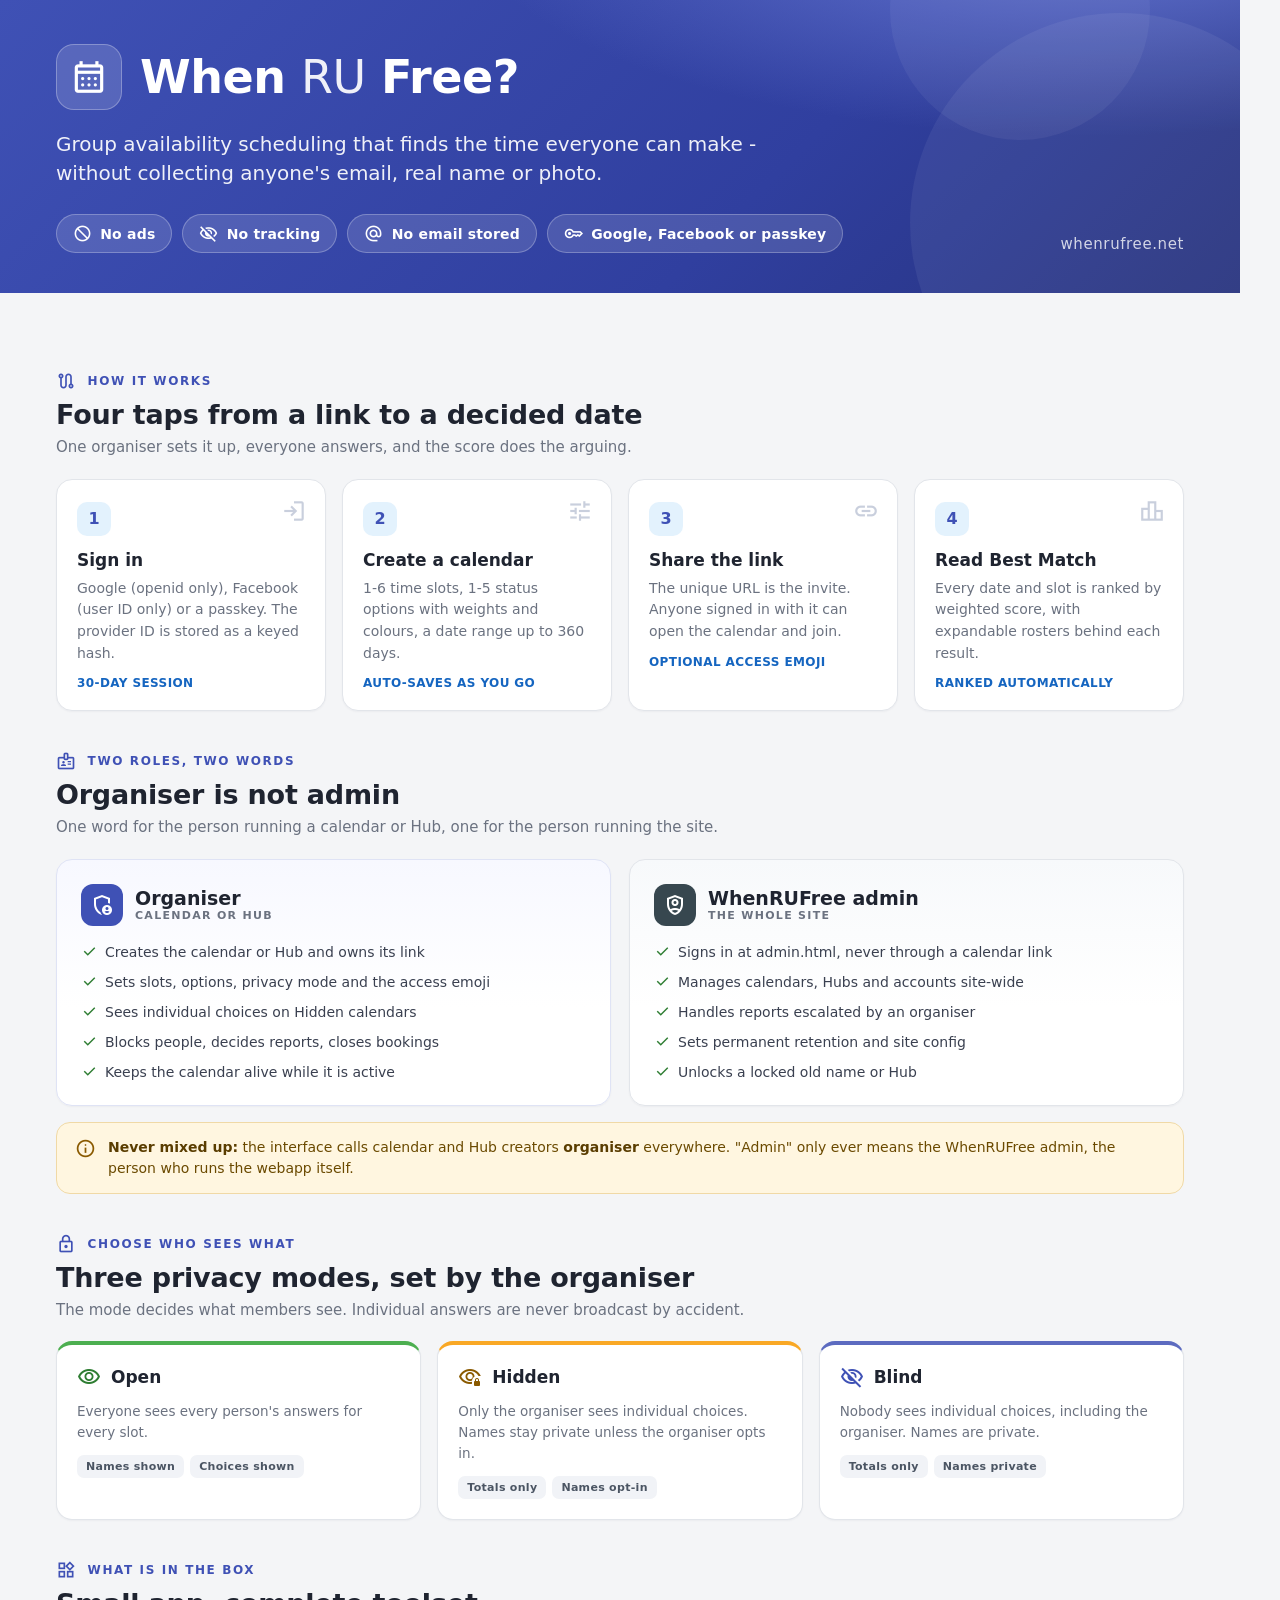
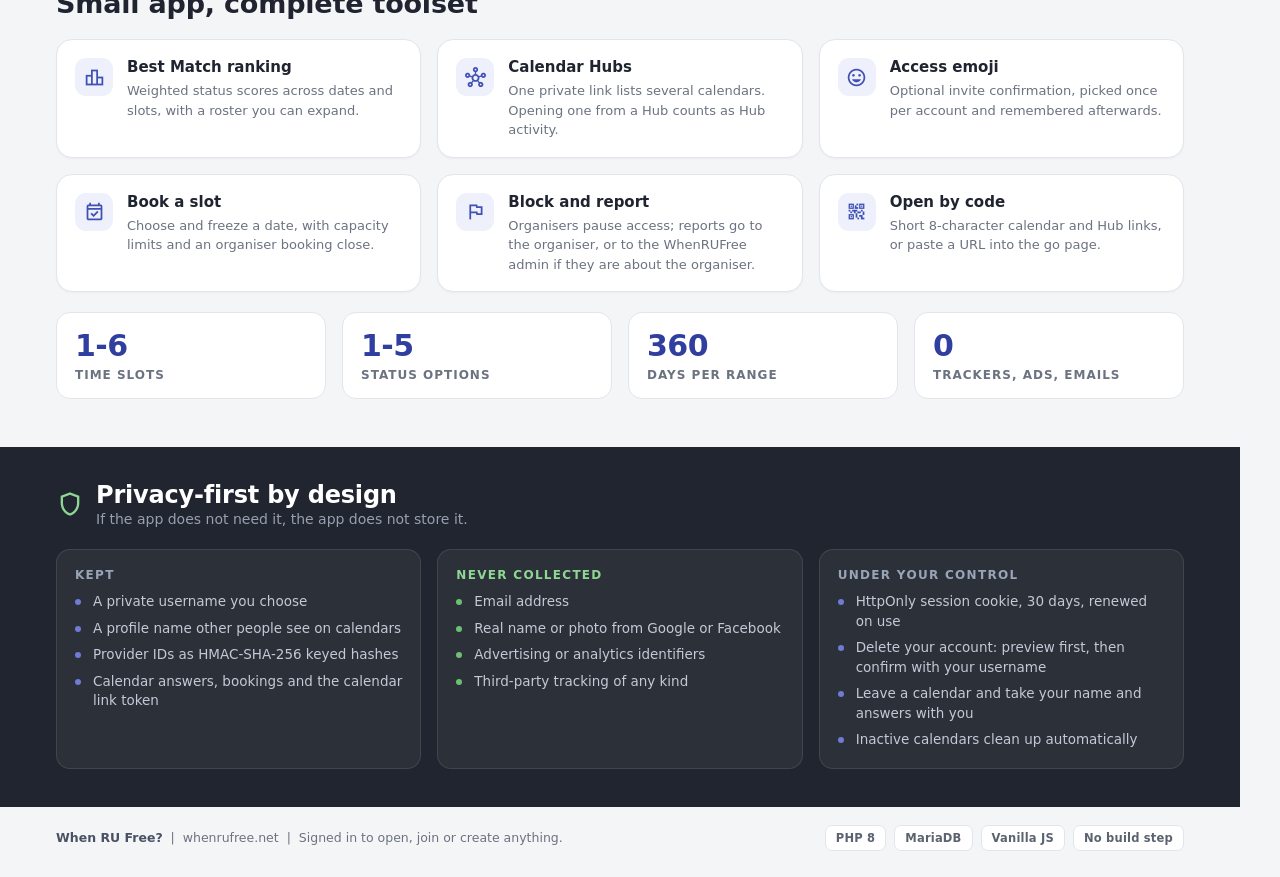
<file: infographic.html>
<!DOCTYPE html>
<html lang="en">
<head>
<meta charset="utf-8">
<meta name="robots" content="noindex">
<title>When RU Free? - Infographic</title>
<style>
  @font-face{
    font-family:'Material Symbols Outlined';
    font-style:normal;
    font-weight:400;
    src:url('fonts/material-symbols-outlined.woff2') format('woff2');
  }
  *{box-sizing:border-box;margin:0;padding:0;}
  :root{
    --primary:#3f51b5;
    --primary-dark:#303f9f;
    --ink:#1f2430;
    --text:#3a4050;
    --muted:#6b7280;
    --line:#e2e5ea;
    --bg:#f4f5f7;
    --card:#ffffff;
    --green:#2e7d32;
    --green-bg:#e8f5e9;
    --blue:#1565c0;
    --blue-bg:#e3f2fd;
    --amber:#8a5a00;
    --amber-bg:#fff6e0;
    --red:#b00020;
    --red-bg:#fdecef;
  }
  html,body{background:var(--bg);}
  body{
    width:1240px;
    font-family:"Segoe UI",system-ui,-apple-system,Helvetica,Arial,sans-serif;
    color:var(--text);
    -webkit-font-smoothing:antialiased;
  }
  .ico{
    font-family:'Material Symbols Outlined';
    font-weight:normal;
    font-style:normal;
    line-height:1;
    display:inline-block;
    vertical-align:middle;
  }
  .sheet{width:1240px;}

  /* ---------- header ---------- */
  .hero{
    position:relative;
    padding:44px 56px 40px;
    background:
      radial-gradient(900px 320px at 88% -30%, #6a7bd6 0%, rgba(106,123,214,0) 70%),
      linear-gradient(135deg,#3f51b5 0%, #303f9f 62%, #26327d 100%);
    color:#fff;
    overflow:hidden;
  }
  .hero:after{
    content:"";
    position:absolute;right:-90px;bottom:-140px;
    width:420px;height:420px;border-radius:50%;
    background:rgba(255,255,255,.06);
  }
  .hero:before{
    content:"";
    position:absolute;right:90px;top:-120px;
    width:260px;height:260px;border-radius:50%;
    background:rgba(255,255,255,.05);
  }
  .brand{display:flex;align-items:center;gap:18px;}
  .brand .mark{
    width:66px;height:66px;border-radius:18px;
    background:rgba(255,255,255,.14);
    border:1px solid rgba(255,255,255,.28);
    display:flex;align-items:center;justify-content:center;
    font-size:38px;
  }
  .brand h1{font-size:46px;line-height:1;letter-spacing:-.5px;font-weight:700;}
  .brand h1 span{font-weight:300;opacity:.92;}
  .tagline{
    margin-top:20px;
    font-size:20px;line-height:1.45;
    max-width:720px;color:rgba(255,255,255,.92);
    font-weight:400;
  }
  .pills{display:flex;gap:10px;margin-top:26px;flex-wrap:wrap;}
  .pill{
    display:inline-flex;align-items:center;gap:8px;
    padding:9px 16px;border-radius:999px;
    background:rgba(255,255,255,.13);
    border:1px solid rgba(255,255,255,.26);
    font-size:14px;font-weight:600;letter-spacing:.2px;
  }
  .pill .ico{font-size:19px;}
  .hero .url{
    position:absolute;right:56px;bottom:40px;
    font-size:15px;letter-spacing:.6px;color:rgba(255,255,255,.78);
  }

  /* ---------- layout ---------- */
  .body-pad{padding:38px 56px 6px;}
  .eyebrow{
    display:flex;align-items:center;gap:10px;
    font-size:12px;font-weight:800;letter-spacing:1.6px;
    text-transform:uppercase;color:var(--primary);
  }
  .eyebrow .ico{font-size:20px;}
  .h2{font-size:27px;color:var(--ink);font-weight:700;letter-spacing:-.2px;margin-top:8px;}
  .sub{font-size:15px;color:var(--muted);margin-top:6px;line-height:1.5;}

  section{margin-top:40px;}

  /* ---------- steps ---------- */
  .steps{display:grid;grid-template-columns:repeat(4,1fr);gap:16px;margin-top:20px;}
  .step{
    background:var(--card);border:1px solid var(--line);border-radius:16px;
    padding:22px 20px 20px;position:relative;
    box-shadow:0 1px 2px rgba(16,24,40,.04);
  }
  .step .num{
    width:34px;height:34px;border-radius:10px;
    background:var(--blue-bg);color:var(--primary);
    font-weight:800;font-size:16px;
    display:flex;align-items:center;justify-content:center;
    margin-bottom:14px;
  }
  .step .glyph{position:absolute;right:18px;top:18px;font-size:26px;color:#c9cfdd;}
  .step h3{font-size:17px;color:var(--ink);margin-bottom:8px;font-weight:700;}
  .step p{font-size:14px;line-height:1.55;color:var(--muted);}
  .step .meta{
    margin-top:12px;font-size:12px;font-weight:700;letter-spacing:.4px;
    color:var(--blue);text-transform:uppercase;
  }

  /* ---------- roles ---------- */
  .roles{display:grid;grid-template-columns:1fr 1fr;gap:18px;margin-top:20px;}
  .role{
    border-radius:16px;padding:24px 24px 22px;
    background:var(--card);border:1px solid var(--line);
    box-shadow:0 1px 2px rgba(16,24,40,.04);
  }
  .role.organiser{background:linear-gradient(180deg,#f7f8ff 0%,#ffffff 60%);border-color:#dfe3f5;}
  .role.admin{background:linear-gradient(180deg,#f7f9fb 0%,#ffffff 60%);}
  .role-head{display:flex;align-items:center;gap:12px;}
  .role-head .badge{
    width:42px;height:42px;border-radius:12px;
    display:flex;align-items:center;justify-content:center;font-size:24px;color:#fff;
  }
  .role.organiser .badge{background:var(--primary);}
  .role.admin .badge{background:#37474f;}
  .role-head h3{font-size:19px;color:var(--ink);font-weight:700;}
  .role-head .scope{
    font-size:11px;font-weight:800;letter-spacing:1.3px;text-transform:uppercase;color:var(--muted);
  }
  .role ul{list-style:none;margin-top:16px;display:grid;gap:9px;}
  .role li{
    font-size:14px;line-height:1.5;color:var(--text);
    padding-left:24px;position:relative;
  }
  .role li .ico{
    position:absolute;left:0;top:1px;font-size:17px;color:var(--green);
  }
  .divider-note{
    margin-top:16px;border-radius:14px;padding:14px 18px;
    background:var(--amber-bg);border:1px solid #f0d9a6;
    font-size:14px;line-height:1.5;color:#6b4a00;
    display:flex;gap:12px;align-items:flex-start;
  }
  .divider-note .ico{font-size:21px;color:var(--amber);margin-top:1px;}
  .divider-note b{color:#5a3d00;}

  /* ---------- privacy modes ---------- */
  .modes{display:grid;grid-template-columns:repeat(3,1fr);gap:16px;margin-top:20px;}
  .mode{
    border-radius:16px;padding:20px;border:1px solid var(--line);background:var(--card);
    box-shadow:0 1px 2px rgba(16,24,40,.04);
  }
  .mode .top{display:flex;align-items:center;gap:10px;margin-bottom:12px;}
  .mode .top .ico{font-size:24px;}
  .mode h3{font-size:17px;font-weight:700;color:var(--ink);}
  .mode p{font-size:13.5px;line-height:1.55;color:var(--muted);}
  .mode.open{border-top:4px solid #4caf50;}
  .mode.open .top .ico{color:#2e7d32;}
  .mode.hidden{border-top:4px solid #f9a825;}
  .mode.hidden .top .ico{color:#8a5a00;}
  .mode.blind{border-top:4px solid #5c6bc0;}
  .mode.blind .top .ico{color:#3f51b5;}
  .chips{display:flex;flex-wrap:wrap;gap:6px;margin-top:12px;}
  .chip{
    font-size:11px;font-weight:700;letter-spacing:.3px;
    padding:5px 9px;border-radius:7px;background:#f1f3f7;color:#4b5563;
  }

  /* ---------- features ---------- */
  .features{display:grid;grid-template-columns:repeat(3,1fr);gap:16px;margin-top:20px;}
  .feat{
    background:var(--card);border:1px solid var(--line);border-radius:16px;
    padding:18px 18px 17px;display:flex;gap:14px;
    box-shadow:0 1px 2px rgba(16,24,40,.04);
  }
  .feat .bubble{
    flex:0 0 38px;height:38px;border-radius:11px;
    background:#eef0fb;color:var(--primary);
    display:flex;align-items:center;justify-content:center;font-size:21px;
  }
  .feat h4{font-size:15px;color:var(--ink);font-weight:700;margin-bottom:5px;}
  .feat p{font-size:13px;line-height:1.5;color:var(--muted);}

  /* ---------- numbers strip ---------- */
  .stats{
    display:grid;grid-template-columns:repeat(4,1fr);gap:16px;
    margin-top:20px;
  }
  .stat{
    background:#fff;border:1px solid var(--line);border-radius:14px;
    padding:18px 18px 16px;text-align:left;
  }
  .stat .v{font-size:30px;font-weight:800;color:var(--primary-dark);letter-spacing:-.5px;line-height:1;}
  .stat .k{margin-top:7px;font-size:12px;font-weight:700;letter-spacing:1px;text-transform:uppercase;color:var(--muted);}

  /* ---------- privacy footer ---------- */
  .privacy{
    margin-top:42px;
    background:#20252f;color:#d7dbe4;
    padding:34px 56px 38px;
  }
  .privacy .head{display:flex;align-items:center;gap:12px;}
  .privacy .head .ico{font-size:28px;color:#8fd694;}
  .privacy h2{font-size:24px;color:#fff;font-weight:700;letter-spacing:-.2px;}
  .privacy .head p{margin-top:2px;font-size:14px;color:#98a0b0;}
  .pgrid{display:grid;grid-template-columns:repeat(3,1fr);gap:16px;margin-top:22px;}
  .pcard{
    background:rgba(255,255,255,.05);
    border:1px solid rgba(255,255,255,.10);
    border-radius:14px;padding:18px;
  }
  .pcard h4{font-size:12px;letter-spacing:1.3px;text-transform:uppercase;color:#9aa4b8;font-weight:800;margin-bottom:10px;}
  .pcard ul{list-style:none;display:grid;gap:7px;}
  .pcard li{font-size:13.5px;line-height:1.45;padding-left:18px;position:relative;color:#c3c9d6;}
  .pcard li:before{
    content:"";position:absolute;left:0;top:7px;width:6px;height:6px;border-radius:50%;
    background:#6f7bd4;
  }
  .pcard.good li:before{background:#6fbf73;}
  .pcard.good h4{color:#8fd694;}

  .foot{
    display:flex;justify-content:space-between;align-items:center;
    padding:18px 56px 26px;background:var(--bg);
    font-size:12.5px;color:var(--muted);
  }
  .foot b{color:#4a5164;}
  .foot .tech{display:flex;gap:8px;flex-wrap:wrap;}
  .foot .tech span{
    padding:5px 10px;border-radius:7px;background:#fff;border:1px solid var(--line);
    font-size:11.5px;font-weight:700;color:#5b6270;letter-spacing:.2px;
  }
</style>
</head>
<body>
<div class="sheet">

  <!-- HERO -->
  <header class="hero">
    <div class="brand">
      <div class="mark"><span class="ico">calendar_month</span></div>
      <h1>When <span>RU</span> Free?</h1>
    </div>
    <p class="tagline">
      Group availability scheduling that finds the time everyone can make -
      without collecting anyone's email, real name or photo.
    </p>
    <div class="pills">
      <span class="pill"><span class="ico">block</span> No ads</span>
      <span class="pill"><span class="ico">visibility_off</span> No tracking</span>
      <span class="pill"><span class="ico">alternate_email</span> No email stored</span>
      <span class="pill"><span class="ico">key</span> Google, Facebook or passkey</span>
    </div>
    <div class="url">whenrufree.net</div>
  </header>

  <div class="body-pad">

    <!-- HOW IT WORKS -->
    <section>
      <div class="eyebrow"><span class="ico">route</span> How it works</div>
      <h2 class="h2">Four taps from a link to a decided date</h2>
      <p class="sub">One organiser sets it up, everyone answers, and the score does the arguing.</p>

      <div class="steps">
        <div class="step">
          <div class="num">1</div>
          <span class="ico glyph">login</span>
          <h3>Sign in</h3>
          <p>Google (openid only), Facebook (user ID only) or a passkey. The provider ID is stored as a keyed hash.</p>
          <div class="meta">30-day session</div>
        </div>
        <div class="step">
          <div class="num">2</div>
          <span class="ico glyph">tune</span>
          <h3>Create a calendar</h3>
          <p>1-6 time slots, 1-5 status options with weights and colours, a date range up to 360 days.</p>
          <div class="meta">Auto-saves as you go</div>
        </div>
        <div class="step">
          <div class="num">3</div>
          <span class="ico glyph">link</span>
          <h3>Share the link</h3>
          <p>The unique URL is the invite. Anyone signed in with it can open the calendar and join.</p>
          <div class="meta">Optional access emoji</div>
        </div>
        <div class="step">
          <div class="num">4</div>
          <span class="ico glyph">leaderboard</span>
          <h3>Read Best Match</h3>
          <p>Every date and slot is ranked by weighted score, with expandable rosters behind each result.</p>
          <div class="meta">Ranked automatically</div>
        </div>
      </div>
    </section>

    <!-- TWO ROLES -->
    <section>
      <div class="eyebrow"><span class="ico">badge</span> Two roles, two words</div>
      <h2 class="h2">Organiser is not admin</h2>
      <p class="sub">One word for the person running a calendar or Hub, one for the person running the site.</p>

      <div class="roles">
        <div class="role organiser">
          <div class="role-head">
            <div class="badge"><span class="ico">admin_panel_settings</span></div>
            <div>
              <h3>Organiser</h3>
              <div class="scope">calendar or Hub</div>
            </div>
          </div>
          <ul>
            <li><span class="ico">check</span> Creates the calendar or Hub and owns its link</li>
            <li><span class="ico">check</span> Sets slots, options, privacy mode and the access emoji</li>
            <li><span class="ico">check</span> Sees individual choices on Hidden calendars</li>
            <li><span class="ico">check</span> Blocks people, decides reports, closes bookings</li>
            <li><span class="ico">check</span> Keeps the calendar alive while it is active</li>
          </ul>
        </div>

        <div class="role admin">
          <div class="role-head">
            <div class="badge"><span class="ico">shield_person</span></div>
            <div>
              <h3>WhenRUFree admin</h3>
              <div class="scope">the whole site</div>
            </div>
          </div>
          <ul>
            <li><span class="ico">check</span> Signs in at admin.html, never through a calendar link</li>
            <li><span class="ico">check</span> Manages calendars, Hubs and accounts site-wide</li>
            <li><span class="ico">check</span> Handles reports escalated by an organiser</li>
            <li><span class="ico">check</span> Sets permanent retention and site config</li>
            <li><span class="ico">check</span> Unlocks a locked old name or Hub</li>
          </ul>
        </div>
      </div>

      <div class="divider-note">
        <span class="ico">info</span>
        <div><b>Never mixed up:</b> the interface calls calendar and Hub creators <b>organiser</b> everywhere.
        "Admin" only ever means the WhenRUFree admin, the person who runs the webapp itself.</div>
      </div>
    </section>

    <!-- PRIVACY MODES -->
    <section>
      <div class="eyebrow"><span class="ico">lock</span> Choose who sees what</div>
      <h2 class="h2">Three privacy modes, set by the organiser</h2>
      <p class="sub">The mode decides what members see. Individual answers are never broadcast by accident.</p>

      <div class="modes">
        <div class="mode open">
          <div class="top"><span class="ico">visibility</span><h3>Open</h3></div>
          <p>Everyone sees every person's answers for every slot.</p>
          <div class="chips"><span class="chip">Names shown</span><span class="chip">Choices shown</span></div>
        </div>
        <div class="mode hidden">
          <div class="top"><span class="ico">visibility_lock</span><h3>Hidden</h3></div>
          <p>Only the organiser sees individual choices. Names stay private unless the organiser opts in.</p>
          <div class="chips"><span class="chip">Totals only</span><span class="chip">Names opt-in</span></div>
        </div>
        <div class="mode blind">
          <div class="top"><span class="ico">visibility_off</span><h3>Blind</h3></div>
          <p>Nobody sees individual choices, including the organiser. Names are private.</p>
          <div class="chips"><span class="chip">Totals only</span><span class="chip">Names private</span></div>
        </div>
      </div>
    </section>

    <!-- FEATURES -->
    <section>
      <div class="eyebrow"><span class="ico">widgets</span> What is in the box</div>
      <h2 class="h2">Small app, complete toolset</h2>

      <div class="features">
        <div class="feat">
          <div class="bubble"><span class="ico">leaderboard</span></div>
          <div>
            <h4>Best Match ranking</h4>
            <p>Weighted status scores across dates and slots, with a roster you can expand.</p>
          </div>
        </div>
        <div class="feat">
          <div class="bubble"><span class="ico">hub</span></div>
          <div>
            <h4>Calendar Hubs</h4>
            <p>One private link lists several calendars. Opening one from a Hub counts as Hub activity.</p>
          </div>
        </div>
        <div class="feat">
          <div class="bubble"><span class="ico">emoji_emotions</span></div>
          <div>
            <h4>Access emoji</h4>
            <p>Optional invite confirmation, picked once per account and remembered afterwards.</p>
          </div>
        </div>
        <div class="feat">
          <div class="bubble"><span class="ico">event_available</span></div>
          <div>
            <h4>Book a slot</h4>
            <p>Choose and freeze a date, with capacity limits and an organiser booking close.</p>
          </div>
        </div>
        <div class="feat">
          <div class="bubble"><span class="ico">flag</span></div>
          <div>
            <h4>Block and report</h4>
            <p>Organisers pause access; reports go to the organiser, or to the WhenRUFree admin if they are about the organiser.</p>
          </div>
        </div>
        <div class="feat">
          <div class="bubble"><span class="ico">qr_code_2</span></div>
          <div>
            <h4>Open by code</h4>
            <p>Short 8-character calendar and Hub links, or paste a URL into the go page.</p>
          </div>
        </div>
      </div>

      <div class="stats">
        <div class="stat"><div class="v">1-6</div><div class="k">Time slots</div></div>
        <div class="stat"><div class="v">1-5</div><div class="k">Status options</div></div>
        <div class="stat"><div class="v">360</div><div class="k">Days per range</div></div>
        <div class="stat"><div class="v">0</div><div class="k">Trackers, ads, emails</div></div>
      </div>
    </section>

  </div>

  <!-- PRIVACY -->
  <section class="privacy">
    <div class="head">
      <span class="ico">shield</span>
      <div>
        <h2>Privacy-first by design</h2>
        <p>If the app does not need it, the app does not store it.</p>
      </div>
    </div>

    <div class="pgrid">
      <div class="pcard">
        <h4>Kept</h4>
        <ul>
          <li>A private username you choose</li>
          <li>A profile name other people see on calendars</li>
          <li>Provider IDs as HMAC-SHA-256 keyed hashes</li>
          <li>Calendar answers, bookings and the calendar link token</li>
        </ul>
      </div>
      <div class="pcard good">
        <h4>Never collected</h4>
        <ul>
          <li>Email address</li>
          <li>Real name or photo from Google or Facebook</li>
          <li>Advertising or analytics identifiers</li>
          <li>Third-party tracking of any kind</li>
        </ul>
      </div>
      <div class="pcard">
        <h4>Under your control</h4>
        <ul>
          <li>HttpOnly session cookie, 30 days, renewed on use</li>
          <li>Delete your account: preview first, then confirm with your username</li>
          <li>Leave a calendar and take your name and answers with you</li>
          <li>Inactive calendars clean up automatically</li>
        </ul>
      </div>
    </div>
  </section>

  <footer class="foot">
    <div><b>When RU Free?</b> &nbsp;|&nbsp; whenrufree.net &nbsp;|&nbsp; Signed in to open, join or create anything.</div>
    <div class="tech">
      <span>PHP 8</span><span>MariaDB</span><span>Vanilla JS</span><span>No build step</span>
    </div>
  </footer>

</div>
</body>
</html>
</file>
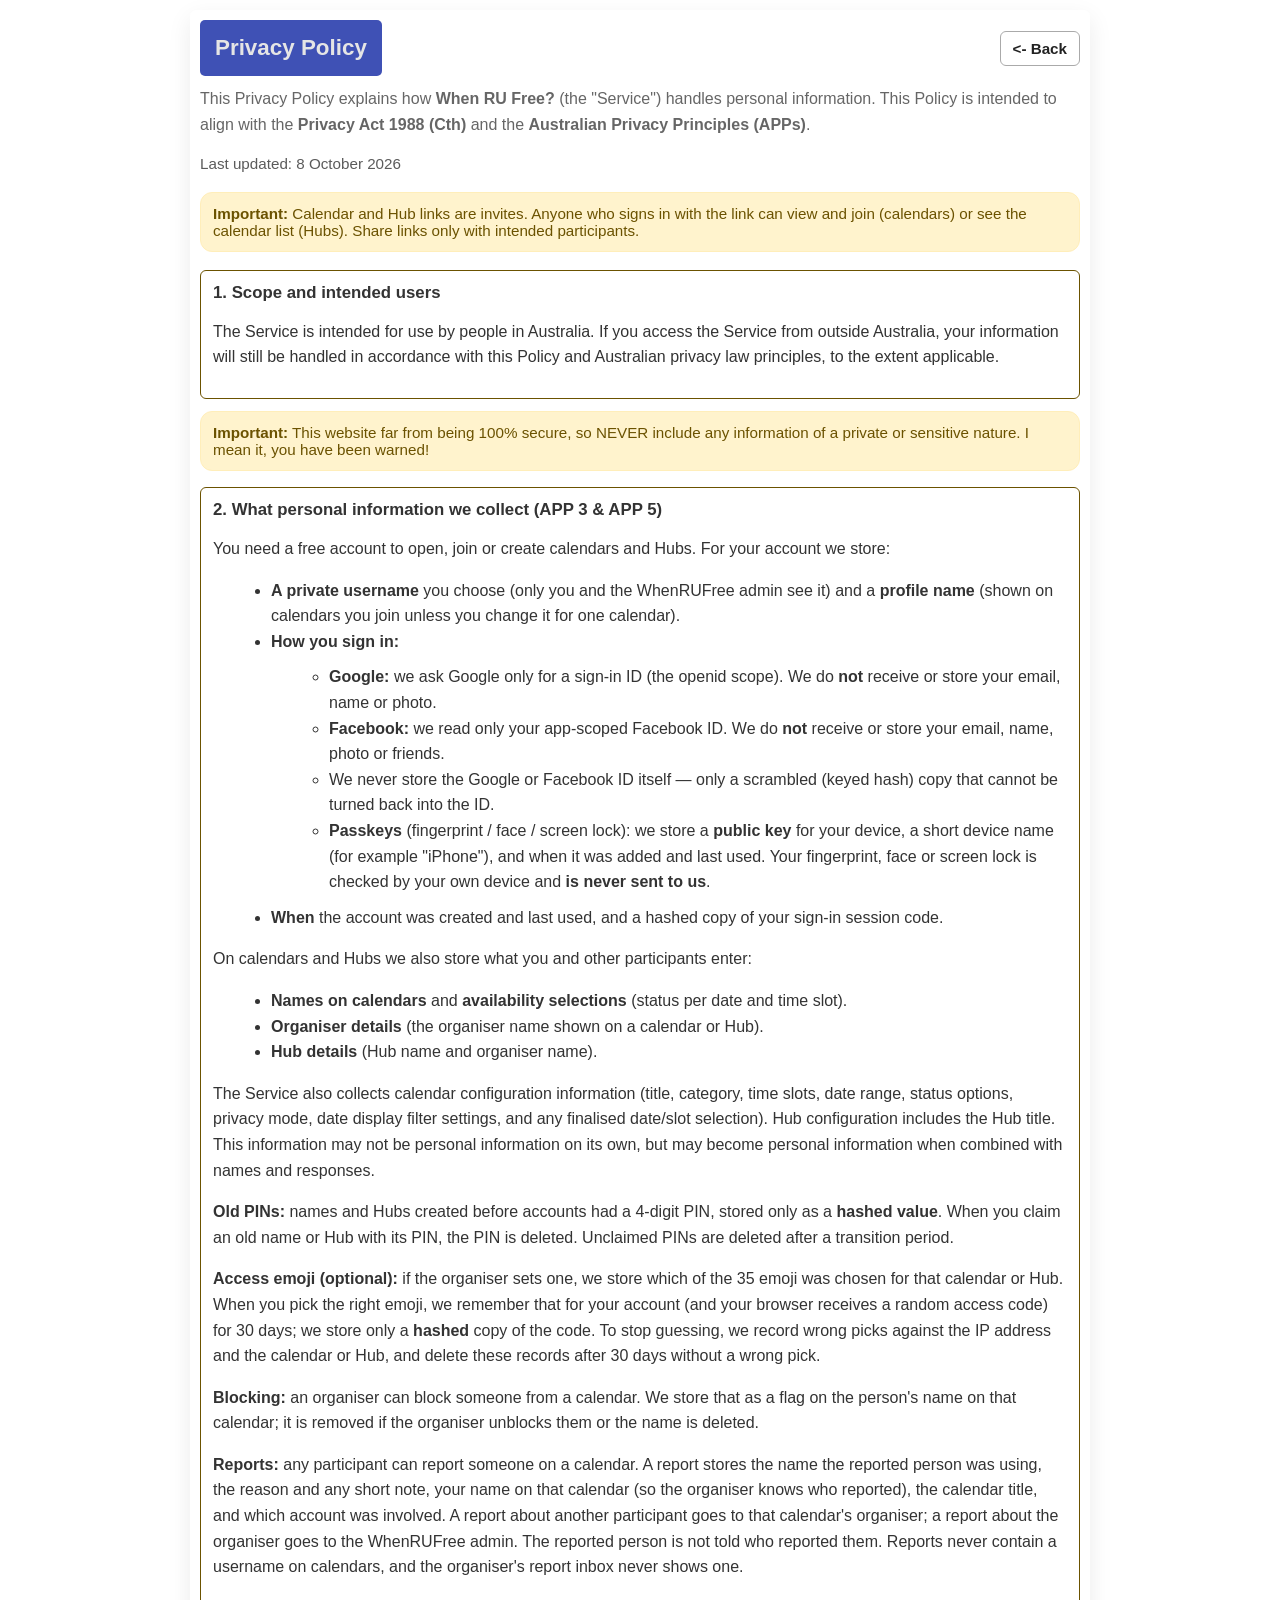
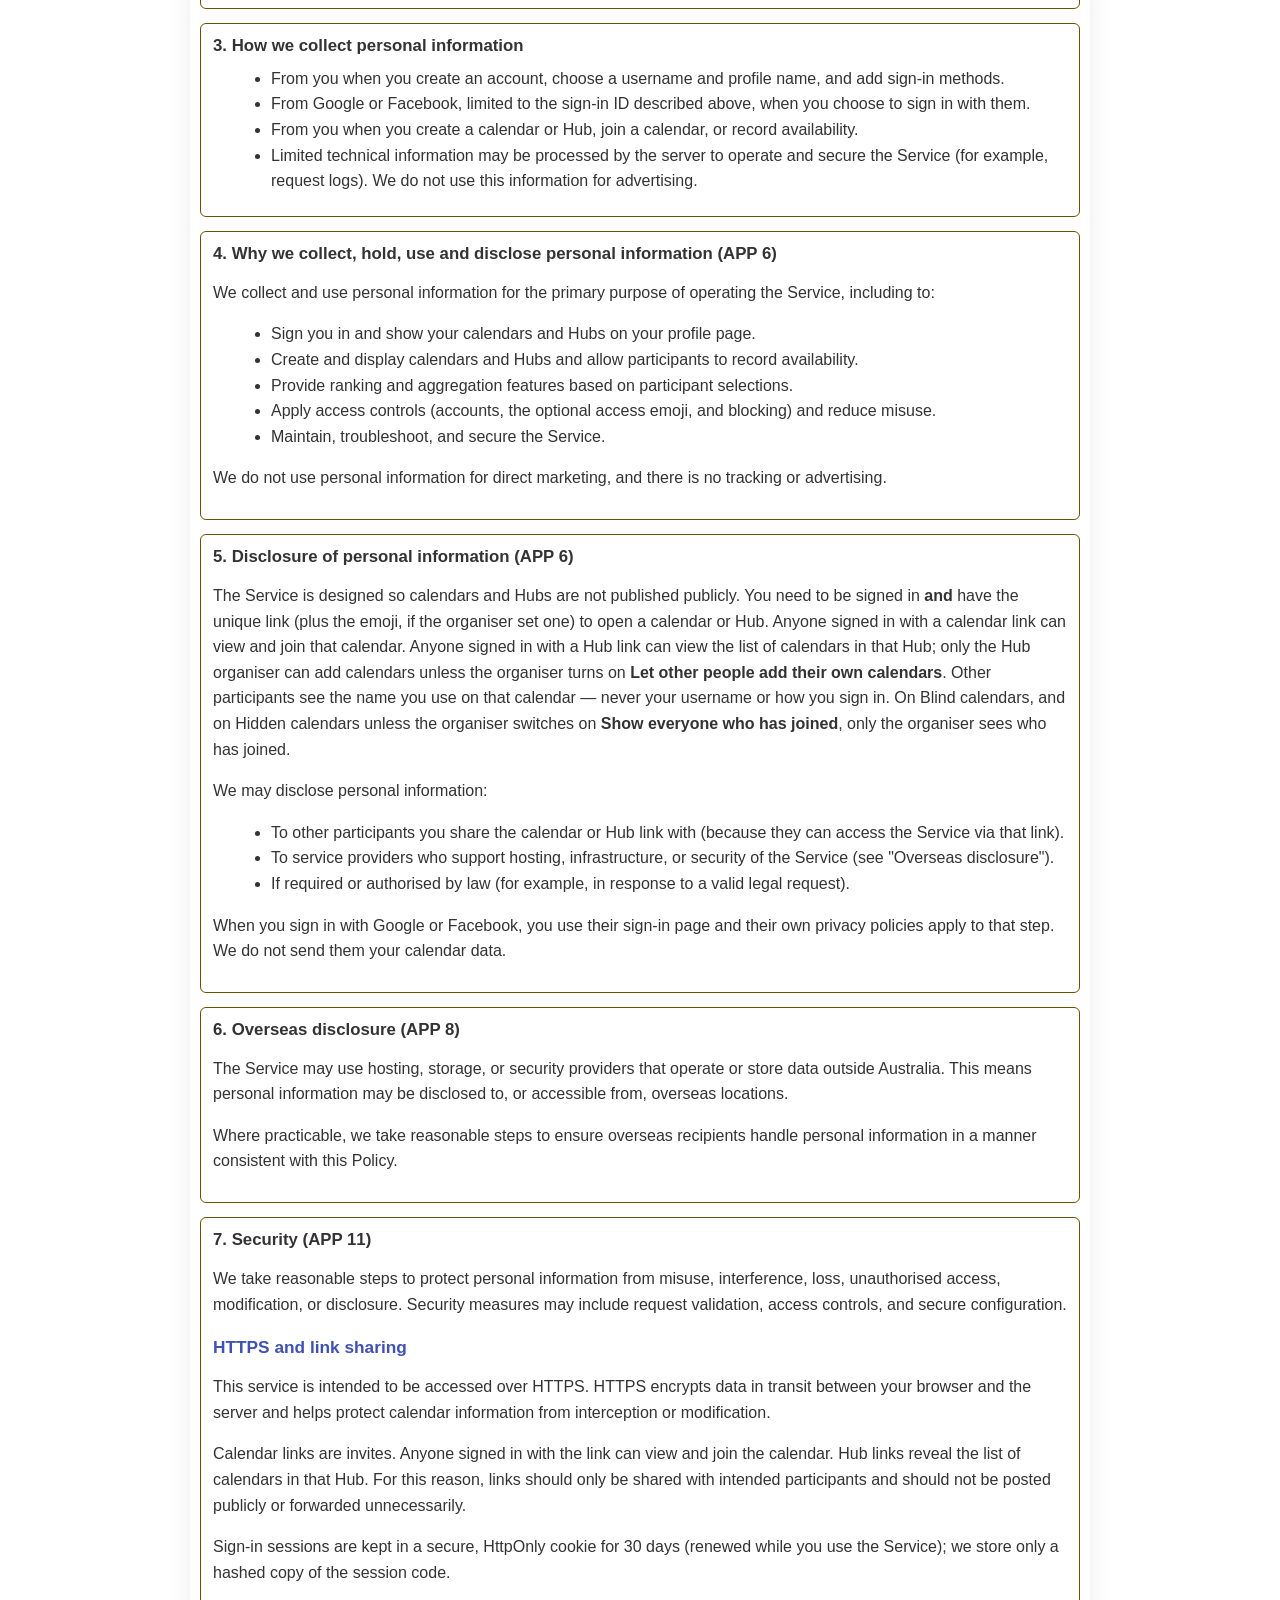
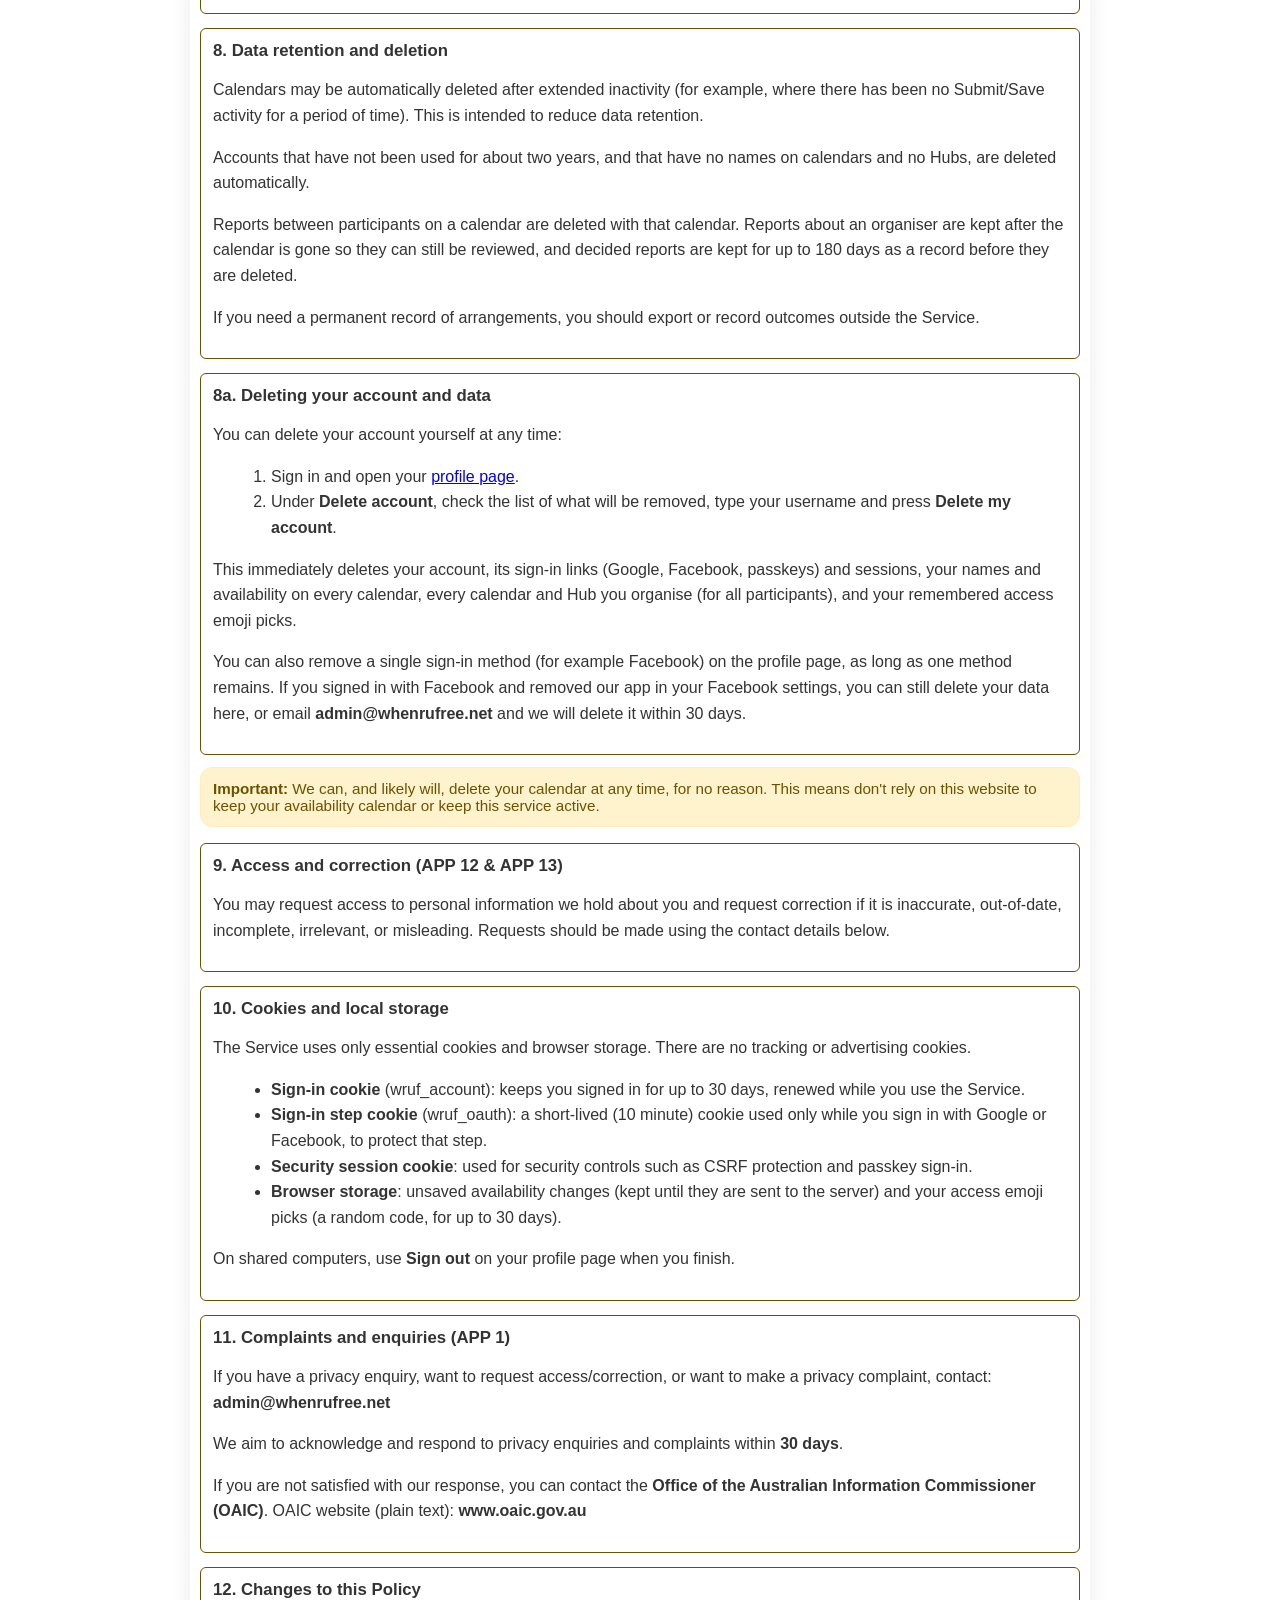
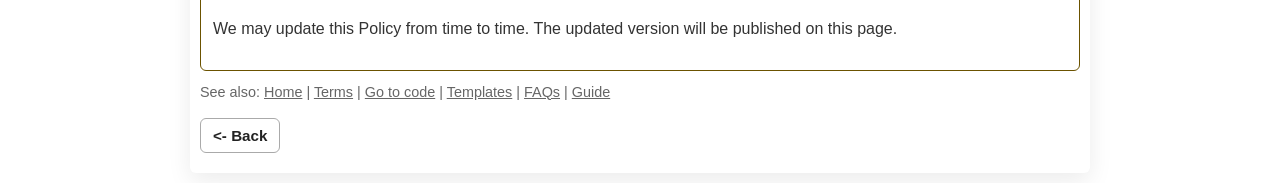
<file: privacy.html>
<!DOCTYPE html>
<html lang="en">
<head>
  <meta charset="UTF-8" />
  <meta name="viewport" content="width=device-width, initial-scale=1.0"/>
  <!-- Prevents leaking the calendar token in the Referer header -->
  <meta name="referrer" content="no-referrer">
  <meta name="description" content="Privacy policy for When RU Free - a group availability calendar. Aligned with Australian Privacy Principles.">
  <title>Privacy Policy - When RU Free</title>



  <!-- Common page styles -->
  <link rel="stylesheet" href="page.css">
</head>
<body>
  <!-- Skip to main content link for accessibility -->
  <a href="#main-content" class="skip-link">Skip to main content</a>

  <div class="card legal">
    <div class="top-actions">
      <h1 style="margin:0;">Privacy Policy</h1>
      <a class="btn btn-ghost btn-small" onclick="history.back()" style="text-decoration:none;">&lt;- Back</a>
    </div>

    <main id="main-content">
    <p class="sub" style="margin-top:8px;">
      This Privacy Policy explains how <b>When RU Free?</b> (the "Service") handles personal information.
      This Policy is intended to align with the <b>Privacy Act 1988 (Cth)</b> and the <b>Australian Privacy Principles (APPs)</b>.
    </p>

    <p class="meta">Last updated: 8 October 2026</p>

    <div class="warn">
      <strong>Important:</strong> Calendar and Hub links are invites. Anyone who signs in with the link can view and join (calendars) or see the calendar list (Hubs).
      Share links only with intended participants.
    </div>

    <div class="section" style="margin-top: 18px;">
      <h2>1. Scope and intended users</h2>
      <p>
        The Service is intended for use by people in Australia. If you access the Service from outside Australia,
        your information will still be handled in accordance with this Policy and Australian privacy law principles,
        to the extent applicable.
      </p>
    </div>

    <div class="warn">
      <strong>Important:</strong> This website far from being 100% secure, so NEVER include any information of a private or sensitive nature. I mean it, you have been warned!
    </div>

    <div class="section">
      <h2>2. What personal information we collect (APP 3 &amp; APP 5)</h2>
      <p>You need a free account to open, join or create calendars and Hubs. For your account we store:</p>
      <ul>
        <li><b>A private username</b> you choose (only you and the WhenRUFree admin see it) and a <b>profile name</b> (shown on calendars you join unless you change it for one calendar).</li>
        <li><b>How you sign in:</b>
          <ul>
            <li><b>Google:</b> we ask Google only for a sign-in ID (the <code>openid</code> scope). We do <b>not</b> receive or store your email, name or photo.</li>
            <li><b>Facebook:</b> we read only your app-scoped Facebook ID. We do <b>not</b> receive or store your email, name, photo or friends.</li>
            <li>We never store the Google or Facebook ID itself &mdash; only a scrambled (keyed hash) copy that cannot be turned back into the ID.</li>
            <li><b>Passkeys</b> (fingerprint / face / screen lock): we store a <b>public key</b> for your device, a short device name (for example "iPhone"), and when it was added and last used. Your fingerprint, face or screen lock is checked by your own device and <b>is never sent to us</b>.</li>
          </ul>
        </li>
        <li><b>When</b> the account was created and last used, and a hashed copy of your sign-in session code.</li>
      </ul>
      <p>On calendars and Hubs we also store what you and other participants enter:</p>
      <ul>
        <li><b>Names on calendars</b> and <b>availability selections</b> (status per date and time slot).</li>
        <li><b>Organiser details</b> (the organiser name shown on a calendar or Hub).</li>
        <li><b>Hub details</b> (Hub name and organiser name).</li>
      </ul>
      <p>
        The Service also collects calendar configuration information (title, category, time slots, date range, status options, privacy mode, date display filter settings, and any finalised date/slot selection).
        Hub configuration includes the Hub title. This information may not be personal information on its own, but may become personal information when combined with names and responses.
      </p>
      <p>
        <b>Old PINs:</b> names and Hubs created before accounts had a 4-digit PIN, stored only as a <b>hashed value</b>. When you claim an old name or Hub with its PIN, the PIN is deleted. Unclaimed PINs are deleted after a transition period.
      </p>
      <p>
        <b>Access emoji (optional):</b> if the organiser sets one, we store which of the 35 emoji was chosen for that calendar or Hub.
        When you pick the right emoji, we remember that for your account (and your browser receives a random access code) for 30 days; we store only a <b>hashed</b> copy of the code.
        To stop guessing, we record wrong picks against the IP address and the calendar or Hub, and delete these records after 30 days without a wrong pick.
      </p>
      <p>
        <b>Blocking:</b> an organiser can block someone from a calendar. We store that as a flag on the person's name on that calendar; it is removed if the organiser unblocks them or the name is deleted.
      </p>
      <p>
        <b>Reports:</b> any participant can report someone on a calendar. A report stores the name the reported person was using, the reason and any short note, your name on that calendar (so the organiser knows who reported), the calendar title, and which account was involved.
        A report about another participant goes to that calendar's organiser; a report about the organiser goes to the WhenRUFree admin. The reported person is not told who reported them. Reports never contain a username on calendars, and the organiser's report inbox never shows one.
      </p>
    </div>

    <div class="section">
      <h2>3. How we collect personal information</h2>
      <ul>
        <li>From you when you create an account, choose a username and profile name, and add sign-in methods.</li>
        <li>From Google or Facebook, limited to the sign-in ID described above, when you choose to sign in with them.</li>
        <li>From you when you create a calendar or Hub, join a calendar, or record availability.</li>
        <li>Limited technical information may be processed by the server to operate and secure the Service (for example, request logs).
          We do not use this information for advertising.</li>
      </ul>
    </div>

    <div class="section">
      <h2>4. Why we collect, hold, use and disclose personal information (APP 6)</h2>
      <p>We collect and use personal information for the primary purpose of operating the Service, including to:</p>
      <ul>
        <li>Sign you in and show your calendars and Hubs on your profile page.</li>
        <li>Create and display calendars and Hubs and allow participants to record availability.</li>
        <li>Provide ranking and aggregation features based on participant selections.</li>
        <li>Apply access controls (accounts, the optional access emoji, and blocking) and reduce misuse.</li>
        <li>Maintain, troubleshoot, and secure the Service.</li>
      </ul>
      <p>
        We do not use personal information for direct marketing, and there is no tracking or advertising.
      </p>
    </div>

    <div class="section">
      <h2>5. Disclosure of personal information (APP 6)</h2>
      <p>
        The Service is designed so calendars and Hubs are not published publicly. You need to be signed in <b>and</b> have the unique link (plus the emoji, if the organiser set one) to open a calendar or Hub.
        Anyone signed in with a calendar link can view and join that calendar. Anyone signed in with a Hub link can view the list of calendars in that Hub; only the Hub organiser can add calendars unless the organiser turns on <b>Let other people add their own calendars</b>.
        Other participants see the name you use on that calendar &mdash; never your username or how you sign in. On Blind calendars, and on Hidden calendars unless the organiser switches on <b>Show everyone who has joined</b>, only the organiser sees who has joined.
      </p>
      <p>
        We may disclose personal information:
      </p>
      <ul>
        <li>To other participants you share the calendar or Hub link with (because they can access the Service via that link).</li>
        <li>To service providers who support hosting, infrastructure, or security of the Service (see "Overseas disclosure").</li>
        <li>If required or authorised by law (for example, in response to a valid legal request).</li>
      </ul>
      <p>
        When you sign in with Google or Facebook, you use their sign-in page and their own privacy policies apply to that step. We do not send them your calendar data.
      </p>
    </div>

    <div class="section">
      <h2>6. Overseas disclosure (APP 8)</h2>
      <p>
        The Service may use hosting, storage, or security providers that operate or store data outside Australia.
        This means personal information may be disclosed to, or accessible from, overseas locations.
      </p>
      <p>
        Where practicable, we take reasonable steps to ensure overseas recipients handle personal information in a manner consistent with this Policy.
      </p>
    </div>

    <div class="section">
      <h2>7. Security (APP 11)</h2>
      <p>
        We take reasonable steps to protect personal information from misuse, interference, loss, unauthorised access, modification, or disclosure.
        Security measures may include request validation, access controls, and secure configuration.
      </p>
      <h3>HTTPS and link sharing</h3>
      <p>
        This service is intended to be accessed over HTTPS. HTTPS encrypts data in transit between your browser and the server and helps protect calendar
        information from interception or modification.
      </p>
      <p>
        Calendar links are invites. Anyone signed in with the link can view and join the calendar. Hub links reveal the list of calendars in that Hub. For this reason, links should only be shared
        with intended participants and should not be posted publicly or forwarded unnecessarily.
      </p>
      <p>
        Sign-in sessions are kept in a secure, HttpOnly cookie for 30 days (renewed while you use the Service); we store only a hashed copy of the session code.
      </p>
    </div>

    <div class="section">
      <h2>8. Data retention and deletion</h2>
      <p>
        Calendars may be automatically deleted after extended inactivity (for example, where there has been no Submit/Save activity for a period of time).
        This is intended to reduce data retention.
      </p>
      <p>
        Accounts that have not been used for about two years, and that have no names on calendars and no Hubs, are deleted automatically.
      </p>
      <p>
        Reports between participants on a calendar are deleted with that calendar. Reports about an organiser are kept after the calendar is gone so they can still be reviewed, and decided reports are kept for up to 180 days as a record before they are deleted.
      </p>
      <p>
        If you need a permanent record of arrangements, you should export or record outcomes outside the Service.
      </p>
    </div>

    <div class="section" id="delete-account">
      <h2>8a. Deleting your account and data</h2>
      <p>You can delete your account yourself at any time:</p>
      <ol>
        <li>Sign in and open your <a href="account.html">profile page</a>.</li>
        <li>Under <b>Delete account</b>, check the list of what will be removed, type your username and press <b>Delete my account</b>.</li>
      </ol>
      <p>
        This immediately deletes your account, its sign-in links (Google, Facebook, passkeys) and sessions, your names and availability on every calendar,
        every calendar and Hub you organise (for all participants), and your remembered access emoji picks.
      </p>
      <p>
        You can also remove a single sign-in method (for example Facebook) on the profile page, as long as one method remains.
        If you signed in with Facebook and removed our app in your Facebook settings, you can still delete your data here, or email <b>admin@whenrufree.net</b> and we will delete it within 30 days.
      </p>
    </div>
    
    <div class="warn">
      <strong>Important:</strong> We can, and likely will, delete your calendar at any time, for no reason. This means don't rely on this website to keep your availability calendar or keep this service active.
    </div>

    <div class="section">
      <h2>9. Access and correction (APP 12 &amp; APP 13)</h2>
      <p>
        You may request access to personal information we hold about you and request correction if it is inaccurate, out-of-date, incomplete, irrelevant, or misleading.
        Requests should be made using the contact details below.
      </p>
    </div>

    <div class="section">
      <h2>10. Cookies and local storage</h2>
      <p>
        The Service uses only essential cookies and browser storage. There are no tracking or advertising cookies.
      </p>
      <ul>
        <li><b>Sign-in cookie</b> (<code>wruf_account</code>): keeps you signed in for up to 30 days, renewed while you use the Service.</li>
        <li><b>Sign-in step cookie</b> (<code>wruf_oauth</code>): a short-lived (10 minute) cookie used only while you sign in with Google or Facebook, to protect that step.</li>
        <li><b>Security session cookie</b>: used for security controls such as CSRF protection and passkey sign-in.</li>
        <li><b>Browser storage</b>: unsaved availability changes (kept until they are sent to the server) and your access emoji picks (a random code, for up to 30 days).</li>
      </ul>
      <p>
        On shared computers, use <b>Sign out</b> on your profile page when you finish.
      </p>
    </div>

    <div class="section">
      <h2>11. Complaints and enquiries (APP 1)</h2>
      <p>
        If you have a privacy enquiry, want to request access/correction, or want to make a privacy complaint, contact:
        <b>admin@whenrufree.net</b>
      </p>
      <p>
        We aim to acknowledge and respond to privacy enquiries and complaints within <b>30 days</b>.
      </p>
      <p>
        If you are not satisfied with our response, you can contact the <b>Office of the Australian Information Commissioner (OAIC)</b>.
        OAIC website (plain text): <b>www.oaic.gov.au</b>
      </p>
    </div>

    <div class="section">
      <h2>12. Changes to this Policy</h2>
      <p>
        We may update this Policy from time to time. The updated version will be published on this page.
      </p>
    </div>
    </main>
    
    <p class="muted" style="margin-top: 10px;">
      See also: <a href="index.html" style="color:inherit; text-decoration:underline;">Home</a>
    <span aria-hidden="true"> | </span>
    <a href="terms.html" style="color:inherit; text-decoration:underline;">Terms</a>
    <span aria-hidden="true"> | </span>
    <a href="go/" style="color:inherit; text-decoration:underline;">Go to code</a>
    <span aria-hidden="true"> | </span>
    <a href="ideas.html" style="color:inherit; text-decoration:underline;">Templates</a>
    <span aria-hidden="true"> | </span>
    <a href="faq.html" style="color:inherit; text-decoration:underline;">FAQs</a>
    <span aria-hidden="true"> | </span>
    <a href="guide.html" style="color:inherit; text-decoration:underline;">Guide</a>
    </p>

    <div class="top-actions">
      <a class="btn btn-ghost btn-small" onclick="history.back()" style="text-decoration:none;">&lt;- Back</a>
    </div>
  </div>
</body>
</html>
</file>
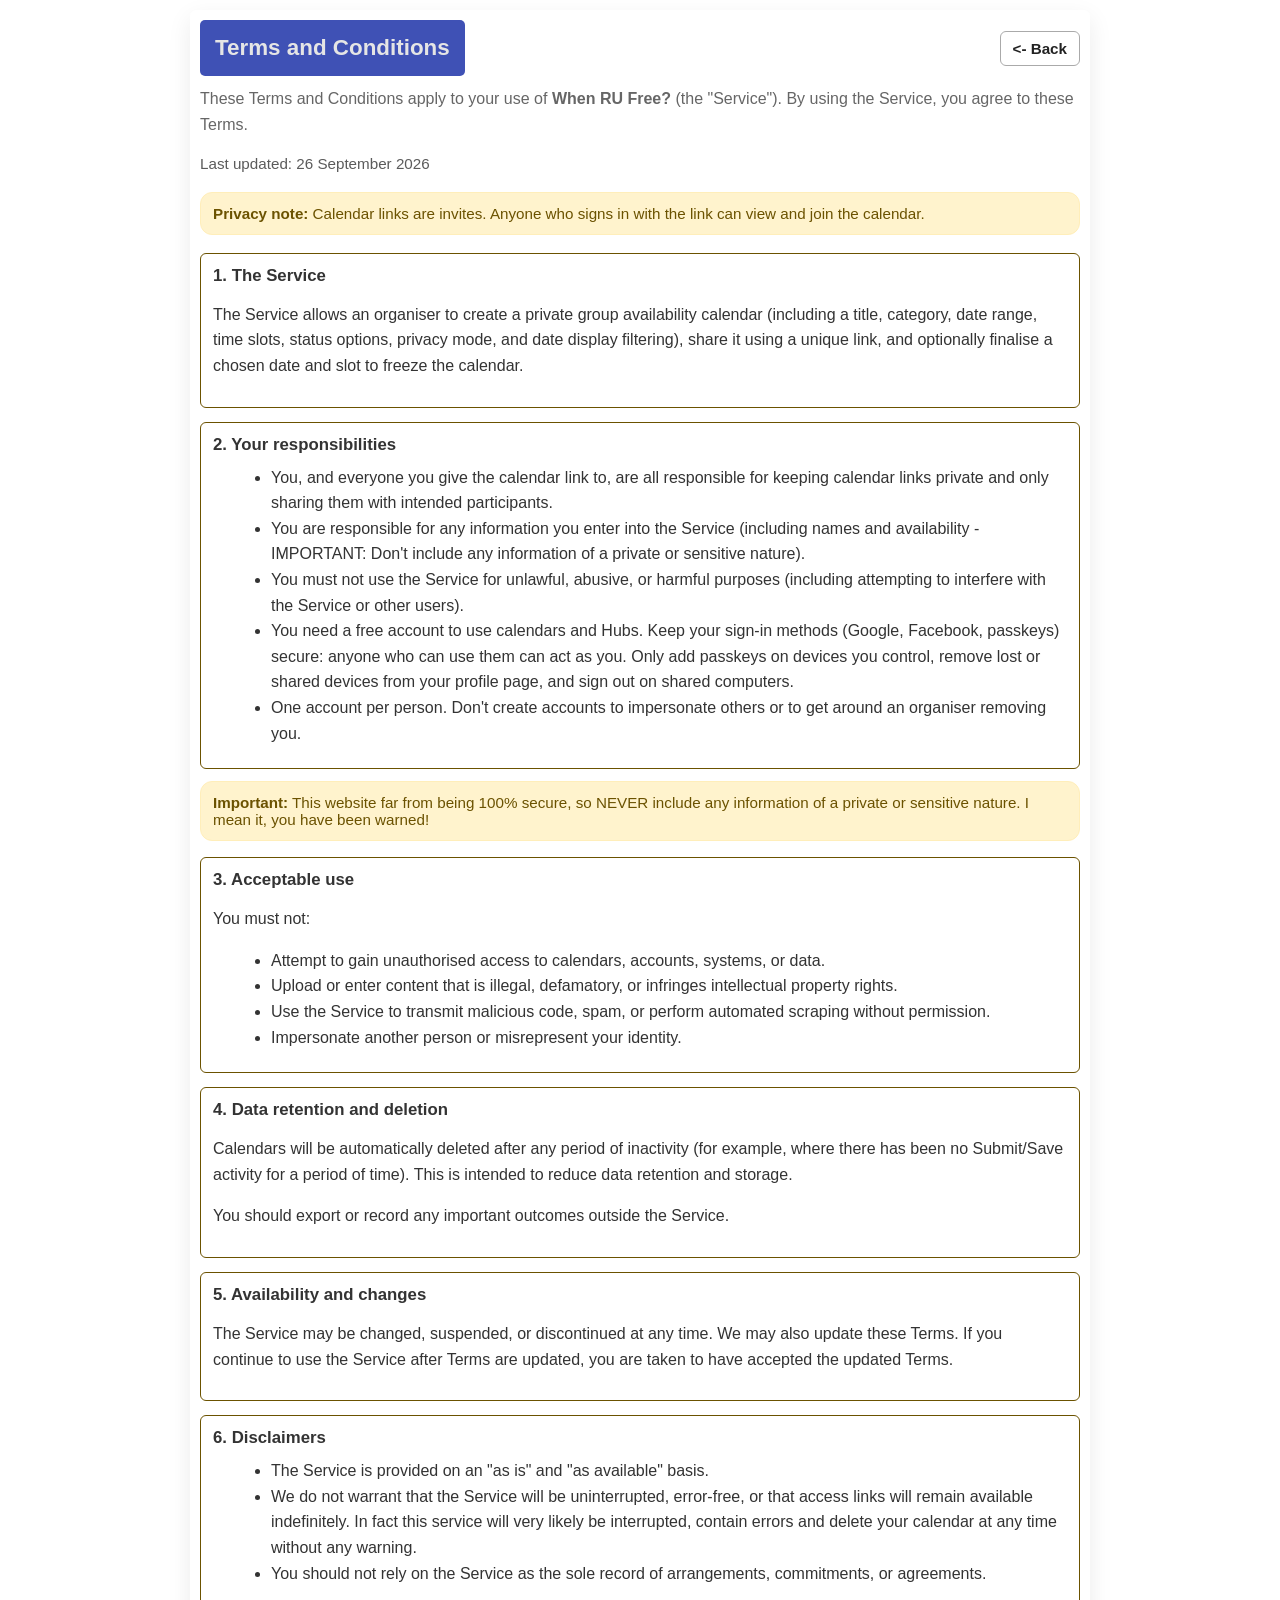
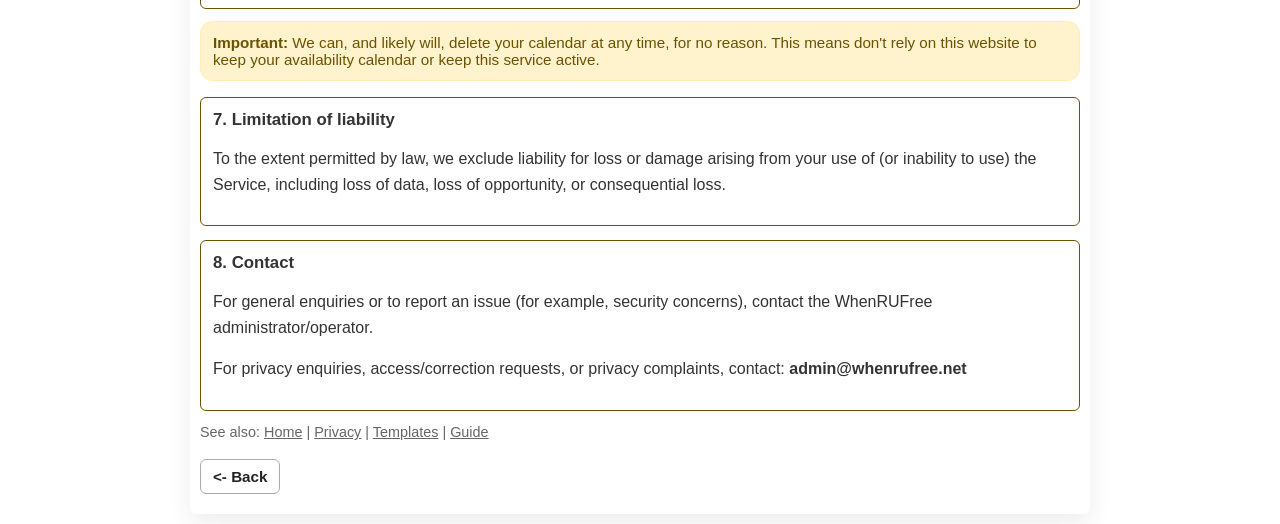
<file: terms.html>
<!DOCTYPE html>
<html lang="en">
<head>
  <meta charset="UTF-8" />
  <meta name="viewport" content="width=device-width, initial-scale=1.0"/>
  <!-- Prevents leaking the calendar token in the Referer header -->
  <meta name="referrer" content="no-referrer">
  <meta name="description" content="Terms and conditions for using When RU Free - a group availability calendar.">
  <title>Terms and Conditions - When RU Free</title>



  <!-- Common page styles -->
  <link rel="stylesheet" href="page.css">
</head>
<body>
  <!-- Skip to main content link for accessibility -->
  <a href="#main-content" class="skip-link">Skip to main content</a>

  <div class="card legal">
    <div class="top-actions">
      <h1 style="margin:0;">Terms and Conditions</h1>
      <a class="btn btn-ghost btn-small" onclick="history.back()" style="text-decoration:none;">&lt;- Back</a>
    </div>

    <main id="main-content">
    <p class="sub" style="margin-top:8px;">
      These Terms and Conditions apply to your use of <b>When RU Free?</b> (the "Service"). By using the Service, you agree to these Terms.
    </p>

    <p class="meta">Last updated: 26 September 2026</p>

    <div class="warn">
      <strong>Privacy note:</strong> Calendar links are invites. Anyone who signs in with the link can view and join the calendar.
    </div>

    <div class="section" style="margin-top: 18px;">
      <h2>1. The Service</h2>
      <p>
        The Service allows an organiser to create a private group availability calendar (including a title, category, date range, time slots, status options, privacy mode, and date display filtering),
        share it using a unique link, and optionally finalise a chosen date and slot to freeze the calendar.
      </p>
    </div>

    <div class="section">
      <h2>2. Your responsibilities</h2>
      <ul>
        <li>You, and everyone you give the calendar link to, are all responsible for keeping calendar links private and only sharing them with intended participants.</li>
        <li>You are responsible for any information you enter into the Service (including names and availability - IMPORTANT: Don't include any information of a private or sensitive nature).</li>
        <li>You must not use the Service for unlawful, abusive, or harmful purposes (including attempting to interfere with the Service or other users).</li>
        <li>You need a free account to use calendars and Hubs. Keep your sign-in methods (Google, Facebook, passkeys) secure: anyone who can use them can act as you. Only add passkeys on devices you control, remove lost or shared devices from your profile page, and sign out on shared computers.</li>
        <li>One account per person. Don't create accounts to impersonate others or to get around an organiser removing you.</li>
      </ul>
    </div>
    
    <div class="warn">
      <strong>Important:</strong> This website far from being 100% secure, so NEVER include any information of a private or sensitive nature. I mean it, you have been warned!
    </div>

    <div class="section">
      <h2>3. Acceptable use</h2>
      <p>You must not:</p>
      <ul>
        <li>Attempt to gain unauthorised access to calendars, accounts, systems, or data.</li>
        <li>Upload or enter content that is illegal, defamatory, or infringes intellectual property rights.</li>
        <li>Use the Service to transmit malicious code, spam, or perform automated scraping without permission.</li>
        <li>Impersonate another person or misrepresent your identity.</li>
      </ul>
    </div>

    <div class="section">
      <h2>4. Data retention and deletion</h2>
      <p>
        Calendars will be automatically deleted after any period of inactivity (for example, where there has been no Submit/Save activity for a period of time).
        This is intended to reduce data retention and storage.
      </p>
      <p>
        You should export or record any important outcomes outside the Service.
      </p>
    </div>

    <div class="section">
      <h2>5. Availability and changes</h2>
      <p>
        The Service may be changed, suspended, or discontinued at any time. We may also update these Terms.
        If you continue to use the Service after Terms are updated, you are taken to have accepted the updated Terms.
      </p>
    </div>

    <div class="section">
      <h2>6. Disclaimers</h2>
      <ul>
        <li>The Service is provided on an "as is" and "as available" basis.</li>
        <li>We do not warrant that the Service will be uninterrupted, error-free, or that access links will remain available indefinitely. In fact this service will very likely be interrupted, contain errors and delete your calendar at any time without any warning.</li>
        <li>You should not rely on the Service as the sole record of arrangements, commitments, or agreements.</li>
      </ul>
    </div>
    
    <div class="warn">
      <strong>Important:</strong> We can, and likely will, delete your calendar at any time, for no reason. This means don't rely on this website to keep your availability calendar or keep this service active.
    </div>

    <div class="section">
      <h2>7. Limitation of liability</h2>
      <p>
        To the extent permitted by law, we exclude liability for loss or damage arising from your use of (or inability to use) the Service,
        including loss of data, loss of opportunity, or consequential loss.
      </p>
    </div>

    <div class="section">
      <h2>8. Contact</h2>
      <p>
        For general enquiries or to report an issue (for example, security concerns), contact the WhenRUFree administrator/operator.
      </p>
      <p>
        For privacy enquiries, access/correction requests, or privacy complaints, contact: <b>admin@whenrufree.net</b>
      </p>
    </div>
    </main>
    
    <p class="muted" style="margin-top: 10px;">
      See also: <a href="index.html" style="color:inherit; text-decoration:underline;">Home</a>
    <span aria-hidden="true"> | </span>
    <a href="privacy.html" style="color:inherit; text-decoration:underline;">Privacy</a>
    <span aria-hidden="true"> | </span>
    <a href="ideas.html" style="color:inherit; text-decoration:underline;">Templates</a>
    <span aria-hidden="true"> | </span>
    <a href="guide.html" style="color:inherit; text-decoration:underline;">Guide</a>
    </p>

    <div class="top-actions">
      <a class="btn btn-ghost btn-small" onclick="history.back()" style="text-decoration:none;">&lt;- Back</a>
    </div>
  </div>
</body>
</html>
</file>
<file: index.css>
:root{
 --accent:#880000;
 --bg-body:#fff;
 --bg-card:#fff;
 --text-main:#333;
 --text-muted:#333;
 --radius:12px;
 --border:#aaa;
 --border-s:#6b5200;
 --border-t:#6b5200;
 --danger:#b00020;
}

/* ============================================
   DARK MODE
   ============================================ */
/* Dark mode removed to preserve original light theme. */

*{box-sizing:border-box;font-family:'Segoe UI',Roboto,Helvetica,Arial,sans-serif;}

.hideme {display:none !important;}

/* Prevent horizontal scroll on mobile */
html, body {
 overflow-x: hidden;
 max-width: 100vw;
}

body{
 margin:0;min-height:100vh;
 background:var(--bg-body);
 display:flex;align-items:center;justify-content:center;
 padding:10px;color:var(--text-main);
}
.card{
 background:var(--bg-card);
 width:min(900px,100%);
 border-radius:6px;
 box-shadow:0 8px 24px rgba(0,0,0,0.08);
 padding:10px;
}


h1{margin:0 0 8px;font-size:1.4rem;background-color:#3f51b5; padding: 15px; border-radius:5px; color:#e5e5e5;}
.sub{margin:0 0 14px;color:var(--text-muted);line-height:1.4;}
.warn{
 background:#fff3cd;border:1px solid #ffeeba;
 padding:12px;border-radius:12px;
 color:#6b5200;margin:12px 0 16px;
 font-size:0.95rem;
}
.warn-red{
 background:#1E4620;border:1px solid #ffeeba;
 padding:12px;border-radius:12px;
 color:#fff;margin:12px 0 16px;
 font-size:0.95rem;
}
.info-box{
 background:#d1ecf1;border:1px solid #bee5eb;
 padding:12px;border-radius:12px;
 color:#0c5460;margin:12px 0 16px;
 font-size:0.95rem;
}
.info-box a{color:#0c5460;font-weight:600;}
.row{display:flex;gap:10px;flex-wrap:wrap;align-items:center;}
.btn{
 border:none;border-radius:6px;
 padding:12px 16px;cursor:pointer;
 font-weight:600;font-size:0.95rem;
 transition:transform 0.08s ease, filter 0.15s ease;
 white-space:nowrap;
}

    /* Category nav */
    .category-nav .material-symbols-outlined {
        vertical-align:middle; margin-top:-5px;
    }
    .category-nav {
      display: flex;
      flex-wrap: wrap;
      gap: 8px;
      margin: 16px 0;
    }
    .card .category-link {
      background: #e8e8e8;
      color: #333;
      padding: 8px 14px;
      border-radius: 20px;
      text-decoration: none;
      font-size: 0.9rem;
      font-weight: 500;
      transition: background 0.2s;
    }
    .category-link:hover {
      background: #3f51b5;
      color: #fff;
    }


.btn:active{transform:translateY(1px);}
.btn-primary{background:var(--accent);color:#fff;}
.btn-ghost{background:#fff;color:#222;border:1px solid var(--border);}
.btn-chip{background:#fff;border:1px solid var(--border); border-radius:6px; padding:6px 12px; font-weight:600;}
.btn-small{padding:8px 12px; border-radius:6px; font-weight:600;}
.btn:disabled{opacity:.55; cursor:not-allowed;}
.section{margin-top:14px; padding:12px; border:1px solid var(--border-s); border-radius:6px; background:#fff;margin-bottom:10px;}
.section h2{margin:0 0 10px; font-size:1.05rem;}
.section-t{margin-top:14px; padding:12px; border:1px solid var(--border-t); border-radius:6px; background:#fff;margin-bottom:10px;}
.section-t h2{margin:0 0 10px; font-size:1.05rem;}
.muted{color:var(--text-muted); font-size:0.9rem;}
.error{color:var(--danger); font-weight:600; font-size:0.9rem; margin-top:6px; display:none;}
.field{margin:10px 0 12px; display:flex; flex-direction:column; gap:6px; max-width:840px;}
.field label{font-weight:600;color:#222;font-size:0.95rem;}
.field input[type="text"],
.field input[type="password"],
.field input[type="date"],
.field select{
 height: 44px;
 padding: 0 6px;
 font-size: 0.9rem;
 font-weight: 600;
 border-radius: 6px;
 line-height: 34px;
 border: solid 1px #aaa;
 min-width: 100px;
 background-color:#fff;
}
#titleInput{ font-weight: 400; }
.field input[type="checkbox"]{
 width:20px;
 height:20px;
 padding:0;
 border:none;
 box-shadow:none;
 accent-color: var(--accent);
}
.dropdown{ position:relative; max-width:520px; }
.drop-btn{
 width:100%;
 display:flex;align-items:center;justify-content:space-between;
 gap:10px; padding:12px 12px; border-radius:6px; border:1px solid var(--border);
 background:#fff; cursor:pointer; font-weight:600;
}
.drop-left{ display:flex; align-items:center; gap:10px; color:#222; }
.caret{ opacity:0.7; font-size:22px; }
.menu{
 position:absolute;left:0;right:0;top:calc(100% + 8px);
 background:#fff;border:1px solid var(--border); border-radius:6px;
 box-shadow:0 10px 25px rgba(0,0,0,0.10);
 overflow:hidden; display:none; z-index:1000;
}
.menu.open{display:block;}
.menu button{
 width:100%; border:none; background:#fff; padding:12px 12px; cursor:pointer;
 display:flex; align-items:center; gap:10px; font-weight:600; text-align:left;
}
.menu button:hover{background:#f6f7f9;}

/* Category toggle grid */
.cat-grid{
  display:flex;
  flex-wrap:wrap;
  gap:8px;
}
.cat-tog{
  display:inline-flex;
  align-items:center;
  gap:5px;
  padding:7px 12px;
  border:1px solid var(--border);
  border-radius:6px;
  background:#fff;
  cursor:pointer;
  font-size:0.85rem;
  font-weight:600;
  color:#444;
  transition:background 0.2s, border-color 0.2s, color 0.2s;
}
.cat-tog .material-symbols-outlined{
  font-size:20px;
}
.cat-tog:hover:not(.active):not(:disabled){
  background:#f5f5f5;
  border-color:#bbb;
}
.cat-tog.active{
  background:var(--accent);
  color:#fff;
  border-color:var(--accent);
}
.cat-tog:disabled:not(.active){
  opacity:0.4;
  cursor:not-allowed;
}
.cat-count{
  font-size:0.8rem;
  font-weight:400;
  color:var(--text-muted);
}

.slot-row{display:flex; gap:8px; align-items:center; margin-bottom:8px; max-width:220px;}
.slot-row input{ 
  flex: 1; 
  /* UPDATE: Match standard input styling */
  height: 44px;
  padding: 0 6px;
  font-size: 0.9rem;
  font-weight: 600;
  border-radius: 6px;
  line-height: 34px;
  border: solid 1px #aaa;
  min-width: 100px;
  background-color:#fff;
}
.slot-row .move-up{ background:#fff; border:1px solid var(--border); border-radius:6px; padding:8px 10px; line-height:1; }
.slot-row .move-up .material-symbols-outlined{ font-size:20px; }
.slot-row .remove{ background:#fff; border:1px solid var(--border); border-radius:6px; }

/* Option and booking labels are painted in their own colour, so the placeholder takes the same
   contrasting colour as the typed-in text (set as --label-text by applyColorPreview). */
.status-row .label-input::placeholder,
.booking-label-row .label-input::placeholder{ color: var(--label-text, var(--text-muted)); opacity: 1; }

/* Status options (mirrors slot rows) */
/* The Default option box sits last, and its touch target spreads 4px past the button, so the row
   keeps 4px of right padding. Without it that spread overflows the row and it reads as scrollable. */
.status-row{display:flex; gap:8px; align-items:center; margin-bottom:8px; max-width:440px; padding-right:4px;}
.status-row .label-input,
.status-null-row .label-input{
  flex: 1;
  height: 44px;
  padding: 0 6px;
  font-size: 0.9rem;
  font-weight: 600;
  border-radius: 6px;
  line-height: 34px;
  border: solid 1px #aaa;
  min-width: 100px;
  background-color:#fff;
}

/* Color picker (small square) - the Option rows and the "No option" row share it */
.status-row .color-pick,
.status-null-row .color-pick{
  width: 36px;
  height: 36px;
  padding: 0;
  border: 1px solid var(--border);
  border-radius: 4px;
  cursor: pointer;
  flex-shrink: 0;
}
.status-row .color-pick::-webkit-color-swatch-wrapper,
.status-null-row .color-pick::-webkit-color-swatch-wrapper{ padding: 2px; }
.status-row .color-pick::-webkit-color-swatch,
.status-null-row .color-pick::-webkit-color-swatch{ border-radius: 2px; border: none; }
.status-row .color-pick::-moz-color-swatch,
.status-null-row .color-pick::-moz-color-swatch{ border-radius: 2px; border: none; }

/* Un-answered Slots colour (migrations/012): a Slot nobody has answered shows this grey. The row
   keeps the Option row grid (.status-row) so every cell lines up with the rows above, using blank
   cells for the controls it does not have: Move up / Delete (42px), the weight box (38px) and the
   Default option box (36px). It hides once a default is ticked. */
.status-null-row{
  display: flex;
  align-items: center;
  gap: 8px;
  min-height: 44px;
  max-width: 440px;
  margin-bottom: 8px;
  padding-right: 4px;
}
.status-null-row .status-grid-gap{ flex: 0 0 42px; }
.status-null-row .status-grid-weight{ flex: 0 0 38px; }
.status-null-row .status-grid-default{ flex: 0 0 36px; }
.status-null-label{
  display: flex;
  align-items: center;
}

/* State line under the Options: what every Slot starts as, so the case where no Default option is
   ticked is never silent. Same wording and size as the settings modal's note, with the same check
   box the Option rows use. It sits outside the "No option" row so it never breaks that row's
   single line, and it stays put when the row hides. */
.status-null-hint{
  display: flex;
  align-items: center;
  gap: 6px;
  max-width: 440px;
  margin: -4px 0 12px;
  font-size: 0.85rem;
  line-height: 1.4;
  color: #666;
}
.status-null-hint .material-symbols-outlined{
  flex: 0 0 auto;
  font-size: 18px;
  line-height: 1;
}

/* The picker is a small square that opens the five greys, so the full OS colour picker (which
   cannot be limited) is never shown. It keeps the native input's look: border, a 2px gap, then the
   colour. */
.null-color-pick{ background: #fff; }
.status-null-row .null-color-pick{ padding: 2px; }
.null-color-chip{ display: block; width: 100%; height: 100%; border-radius: 2px; }
.null-color-wrap{ position: relative; display: flex; flex-shrink: 0; }
.null-color-pop{
  position: absolute;
  top: calc(100% + 4px);
  left: 0;
  z-index: 30;
  display: flex;
  gap: 6px;
  padding: 6px;
  background: #fff;
  border: 1px solid var(--border);
  border-radius: 6px;
  box-shadow: 0 4px 12px rgba(0,0,0,.15);
}
.null-color-pop[hidden]{ display: none; }
.null-color-choice{
  width: 30px; height: 30px; padding: 0; border: 1px solid var(--border); border-radius: 4px;
  cursor: pointer; display: flex; align-items: center; justify-content: center;
  font-family: inherit; flex-shrink: 0;
}
.null-color-choice .material-symbols-outlined{ font-size: 18px; line-height: 1; }
.null-color-choice.active{ border-color: var(--accent); box-shadow: 0 0 0 2px rgba(136,0,0,.18); }
.null-color-choice:focus-visible{ outline: 3px solid var(--accent); outline-offset: 2px; }

.status-row .move-up, .status-row .remove{ background:#fff; border:1px solid var(--border); border-radius:6px; padding:8px 10px; line-height:1; }
.status-row .move-up .material-symbols-outlined, .status-row .remove .material-symbols-outlined{ font-size:20px; }

/* Weight input (small number box) */
.status-row .weight-num{
  width: 38px;
  height: 32px;
  padding: 0 2px;
  font-size: 0.85rem;
  font-weight: 700;
  border-radius: 4px;
  border: 1px solid var(--border);
  text-align: center;
  background: #fff;
  flex-shrink: 0;
}
.status-row .weight-num:focus{ outline: none; border-color: var(--accent); }

/* Default option (migrations/013): the option every Slot begins with, so Slots are never
   un-answered. One box per Option row: an empty box while it is off, a ticked box once it is the
   default. Ticking one hides the "No option" row; tapping the ticked box restores it.
   Exactly the width of the box, so only the row gap separates it from the label and Delete. */
.status-default-col{ flex: 0 0 36px; width: 36px; display: flex; justify-content: center; }
.default-toggle{
  position: relative;
  width: 36px;
  height: 36px;
  padding: 0;
  display: inline-flex;
  align-items: center;
  justify-content: center;
  background: #fff;
  border: 1px solid var(--border);
  border-radius: 4px;
  cursor: pointer;
  color: var(--text-muted);
}
/* Keeps the 44x44 touch target even though the button is 36px */
.default-toggle::after{ content: ''; position: absolute; inset: -4px; }
.default-toggle .material-symbols-outlined{ font-size: 20px; line-height: 1; }
.default-toggle:hover{ border-color: var(--text-muted); }
.default-toggle.active{
  border-color: var(--accent);
  background: color-mix(in srgb, var(--accent) 12%, #fff);
  color: var(--accent);
}
.default-toggle:focus-visible{ outline: 3px solid var(--accent); outline-offset: 2px; }

/* Ranking mode toggle row */
.ranking-mode-row{
  display: flex;
  align-items: center;
  gap: 8px;
  margin: 10px 0;
  flex-wrap: wrap;
}
.ranking-mode-label{ font-weight: 600; font-size: 0.85rem; color: #555; }
.ranking-toggle{
  display: flex;
  border: 1px solid var(--border);
  border-radius: 4px;
  overflow: hidden;
}
.ranking-toggle .tog-btn{
  border: none;
  background: #fff;
  padding: 5px 12px;
  font-weight: 600;
  font-size: 0.8rem;
  cursor: pointer;
}
.ranking-toggle .tog-btn:not(:last-child){ border-right: 1px solid var(--border); }
.ranking-toggle .tog-btn.active{ background: var(--accent); color: #fff; }
.ranking-toggle .tog-btn:hover:not(.active){ background: #f5f5f5; }
.ranking-hint{ font-size: 0.8rem; color: #777; font-style: italic; }
.inline-error{ color:var(--danger); font-weight:600; font-size:0.85rem; margin-left:4px; display:none; }
.flex-between{ display:flex; align-items:center; justify-content:space-between; gap:10px; flex-wrap:wrap; }
.chips{ display:flex; flex-wrap:wrap; gap:8px; }

/* Dates section: keep the range hint, the preset chips and the date fields close together. Both
   wrappers are .row (flex), so these margins add up instead of collapsing, and the preset field
   overrides .field's own margin to stop the hint sitting so far above the chips. */
.dates-intro{ margin: 0 0 4px; }
.dates-presets{ margin: 4px 0 0; }
.row.date-row-mobile{ margin-top: 12px; }
.range-summary {
 background: #f8f9fa;
 padding: 10px 12px;
 border-radius: 6px;
 margin: 8px 0;
 font-size: 0.9rem;
 color: #555;
 border: 2px solid #ccc;
}
.range-summary strong { color: #222; }

/* Range error styling when date range exceeds max */
.end-date-error {
  border-color: #880000 !important;
  border-width: 3px !important;
}
.range-summary.error {
  border-color: #880000;
  color: #880000;
}
.range-summary.error strong {
  color: #880000;
}

.hint {margin:0px; padding:0px;}
.examples {font-size:8px; color:#ccc;}

/* -----------------------------------------------------------
   PIN FIELD STYLING (Desktop & Mobile)
   Ensure icon is inside the box aligned to right
----------------------------------------------------------- */
.pin-field{ 
 position: relative; 
 width: 100%;
}
.pin-field input{ 
 padding-right: 44px; 
 width: 100%;
}
.pin-toggle{
 position: absolute; 
 right: 8px; /* Aligned inside the padding */
 top: 50%; 
 transform: translateY(-50%);
 border: none; 
 background: transparent; 
 padding: 4px; 
 border-radius: 6px; 
 cursor: pointer; 
 display: flex; 
 align-items: center; 
 justify-content: center; 
 color: #444; 
 z-index: 2; /* Ensure it sits above input */
}
.pin-toggle:hover{ background:#f2f2f2; }

.material-symbols-outlined { font-variation-settings: 'FILL' 0, 'Wght' 500, 'GRAD' 0, 'opsz' 24; }
.weekend-field { align-self:center; margin-top:0; }
.weekend-label { display:flex; align-items:center; gap:8px; font-weight:600; }

/* Show everyone who has joined (create page) */
#hideNamesRow { min-height:44px; margin-top:6px; cursor:pointer; }
#hideNamesRow input { width:20px; height:20px; }

/* -----------------------------------------------------------
   FIX: Desktop vertical alignment for checkbox
----------------------------------------------------------- */
.weekend-field {
    align-self: center !important;
    margin-top: 0 !important;
    height: 5px;
    display: flex;
    align-items: center;
}

/* -----------------------------------------------------------
   MOBILE FIX
----------------------------------------------------------- */
@media (max-width: 700px) {

    /* Prevent any element from exceeding viewport */
    .card {
        padding: 8px;
    }

    /* Fix min-width values that exceed mobile viewport */
    .field[style*="min-width:340px"],
    .field[style*="min-width: 340px"] {
        min-width: 0 !important;
        width: 100% !important;
    }

    .field[style*="min-width:240px"],
    .field[style*="min-width: 240px"] {
        min-width: 0 !important;
        width: 100% !important;
    }

    /* Ensure chips wrap properly on mobile */
    .chips {
        max-width: 100%;
    }

    .chips .btn-chip {
        font-size: 0.85rem;
        padding: 5px 10px;
    }

    .row.date-row-mobile {
        flex-direction: column;
        align-items: stretch;
    }

    .row.date-row-mobile .field {
        min-width: 0 !important;
        width: 100% !important;
    }

    .row.date-row-mobile {
        display: flex;
        flex-wrap: wrap;
        gap: 10px;
    }

    /* UPDATE: Force Left Alignment for Weekend Checkbox */
    .row.date-row-mobile .weekend-field {
        width: 100% !important;
        margin-top: 10px;
        /* Force alignment to left */
        align-self: flex-start !important; 
        justify-content: flex-start !important;
    }

    /* Ensure the label content is also left aligned */
    .weekend-label {
        width: 100%;
        justify-content: flex-start;
    }
    
    .range-summary {margin-top:20px;}

    /* Quick add bar mobile fix */
    #quickAddBar {
        max-width: 100%;
    }
}

/* Privacy Mode Toggle */
.privacy-toggle{
  display: flex;
  border: 1px solid var(--border);
  border-radius: 6px;
  overflow: hidden;
  max-width: 360px;
}
.privacy-toggle .priv-btn{
  flex: 1;
  display: flex;
  align-items: center;
  justify-content: center;
  gap: 6px;
  border: none;
  background: #fff;
  padding: 10px 14px;
  font-weight: 600;
  font-size: 0.85rem;
  cursor: pointer;
  transition: background 0.15s, color 0.15s;
}
.privacy-toggle .priv-btn .material-symbols-outlined{
  font-size: 20px;
}
.privacy-toggle .priv-btn:not(:last-child){
  border-right: 1px solid var(--border);
}
.privacy-toggle .priv-btn.active{
  background: var(--accent);
  color: #fff;
}
.privacy-toggle .priv-btn:hover:not(.active){
  background: #f5f5f5;
}

/* Mobile: stack privacy buttons if needed */
@media (max-width: 400px) {
  .privacy-toggle .priv-btn span:not(.material-symbols-outlined) {
    display: none;
  }
  .privacy-toggle .priv-btn {
    padding: 10px 16px;
  }
}

/* Date Filter Mode Toggle (mirrors privacy toggle pattern) */
.date-filter-toggle{
  display: flex;
  border: 1px solid var(--border);
  border-radius: 6px;
  overflow: hidden;
  max-width: 480px;
}
.date-filter-toggle .dfilt-btn{
  flex: 1;
  display: flex;
  align-items: center;
  justify-content: center;
  gap: 6px;
  border: none;
  background: #fff;
  padding: 10px 14px;
  font-weight: 600;
  font-size: 0.85rem;
  cursor: pointer;
  transition: background 0.15s, color 0.15s;
}
.date-filter-toggle .dfilt-btn .material-symbols-outlined{
  font-size: 20px;
}
.date-filter-toggle .dfilt-btn:not(:last-child){
  border-right: 1px solid var(--border);
}
.date-filter-toggle .dfilt-btn.active{
  background: var(--accent);
  color: #fff;
}
.date-filter-toggle .dfilt-btn:hover:not(.active){
  background: #f5f5f5;
}

/* Mobile: stack date filter buttons if needed */
@media (max-width: 400px) {
  .date-filter-toggle .dfilt-btn span:not(.material-symbols-outlined) {
    display: none;
  }
  .date-filter-toggle .dfilt-btn {
    padding: 10px 16px;
  }
}

/* Booking: People per slot / Bookings per person (privacy-toggle look + stepper for "More") */
#capacityField{ margin-top: 14px; }
.limit-toggle .priv-btn{ min-height: 44px; padding: 10px 8px; }
.scope-toggle{ max-width: 240px; margin-top: 10px; }
.limit-stepper{
  display: flex;
  align-items: center;
  gap: 10px;
  margin-top: 10px;
}
.limit-stepper .stepper-btn{
  width: 44px;
  height: 44px;
  padding: 0;
  font-size: 1.3rem;
  line-height: 1;
  border-radius: 6px;
}
.limit-stepper .stepper-btn:disabled{ opacity: .4; cursor: default; }
.limit-stepper .stepper-value{
  min-width: 36px;
  text-align: center;
  font-weight: 700;
  font-size: 1.1rem;
}
.booking-label-row{display:flex; gap:8px; align-items:center; margin:8px 0; max-width:300px;}
.booking-label-row .label-input{
  flex: 1;
  height: 44px;
  padding: 0 6px;
  font-size: 0.9rem;
  font-weight: 600;
  border-radius: 6px;
  border: solid 1px #aaa;
  min-width: 100px;
  background-color:#fff;
}
.booking-label-row .color-pick{
  width: 36px;
  height: 36px;
  padding: 0;
  border: 1px solid var(--border);
  border-radius: 4px;
  cursor: pointer;
  flex-shrink: 0;
}
.booking-label-row .color-pick::-webkit-color-swatch-wrapper{ padding: 2px; }
.booking-label-row .color-pick::-webkit-color-swatch{ border-radius: 2px; border: none; }
.booking-label-row .color-pick::-moz-color-swatch{ border-radius: 2px; border: none; }
#bookingPanel{ margin-top: 14px; }

/* Save panel modal (post-create) */
.btn-secondary{background:#fff;color:#222;border:1px solid var(--border);}
.btn-row{display:flex;flex-wrap:wrap;gap:10px;margin-top:12px;}
.warn-strong{
  background:#fdecea;border:2px solid #b00020;
  padding:14px;border-radius:8px;color:#5c1010;
  margin:12px 0;font-size:0.95rem;line-height:1.5;
}
.warn-strong ul{margin:8px 0 0;padding-left:20px;}
.save-panel-overlay{
  position:fixed;inset:0;background:rgba(0,0,0,0.55);
  display:flex;align-items:center;justify-content:center;
  padding:16px;z-index:1000;
}
.save-panel{
  background:#fff;border-radius:12px;
  width:min(520px,100%);max-height:90vh;overflow-y:auto;
  padding:20px;box-shadow:0 12px 40px rgba(0,0,0,0.2);
}
.save-panel h2{margin:0 0 12px;font-size:1.2rem;color:#3f51b5;}
.save-panel .save-url-display{
  font-family:monospace;font-size:1rem;font-weight:700;
  background:#f5f5f5;padding:12px;border-radius:6px;
  word-break:break-all;margin:12px 0;user-select:all;
  border:2px solid #3f51b5;
}
.save-panel .code-line{font-family:monospace;font-size:0.95rem;margin:8px 0;}
.save-ack{
  display:flex;align-items:flex-start;gap:10px;margin:16px 0;
  padding:12px;background:#f5f5f5;border-radius:6px;
}
.save-ack input{margin-top:4px;min-width:18px;min-height:18px;}
.clipboard-fail{
  background:#fff3cd;padding:8px 12px;border-radius:6px;
  font-size:0.88rem;margin-top:8px;
}
#toast{
  position:fixed;bottom:24px;left:50%;transform:translateX(-50%);
  background:#333;color:#fff;padding:12px 20px;border-radius:8px;
  font-size:0.9rem;opacity:0;pointer-events:none;transition:opacity 0.25s;
  z-index:2000;max-width:90vw;text-align:center;
}
#toast.show{opacity:1;}
@media (max-width:480px){
  .save-panel .btn-row .btn{flex:1 1 100%;}
}
/* Access emoji on the save panel */
.save-emoji{margin:12px 0;padding:12px;background:#e8eaf6;border-radius:10px;text-align:center;}
.save-emoji p{margin:4px 0;}
</file>
<file: emoji.css>
/* emoji.css - Access emoji grid, fullscreen picker, visitor gate and on/off switch (emoji.js) */

html.ae-lock, html.ae-lock body{overflow:hidden;}

/* 5 columns x 7 rows; cells stay square and at least 44px on a 320px screen */
.ae-grid{
  display:grid;grid-template-columns:repeat(5,minmax(0,1fr));
  gap:8px;width:100%;max-width:360px;margin:0 auto;
}
.ae-cell{
  aspect-ratio:1/1;min-height:44px;width:100%;
  display:flex;align-items:center;justify-content:center;
  font-size:clamp(1.6rem,8vw,2.1rem);line-height:1;
  background:#fff;border:1px solid #d7dbe0;border-radius:12px;
  cursor:pointer;padding:0;
  font-family:'Apple Color Emoji','Segoe UI Emoji','Noto Color Emoji',sans-serif;
  transition:transform .1s, box-shadow .1s, border-color .1s;
  -webkit-tap-highlight-color:transparent;
}
.ae-cell:hover{border-color:#9fa8da;}
.ae-cell:active{transform:scale(0.94);}
.ae-cell:focus-visible{outline:3px solid #9fa8da;outline-offset:2px;}
.ae-cell.is-selected{
  border-color:#3f51b5;background:#e8eaf6;
  box-shadow:0 0 0 3px #3f51b5;
}

/* Buttons (same shapes as the page buttons: primary / ghost) */
.ae-btn{
  display:inline-flex;align-items:center;justify-content:center;gap:6px;
  min-height:44px;padding:10px 18px;border-radius:8px;border:none;
  font-size:1rem;font-weight:600;cursor:pointer;text-decoration:none;
  font-family:'Segoe UI',Roboto,Helvetica,Arial,sans-serif;
}
.ae-btn:disabled{opacity:0.5;cursor:not-allowed;}
.ae-btn-primary{background:#3f51b5;color:#fff;}
.ae-btn-primary:hover:not(:disabled){background:#303f9f;}
.ae-btn-ghost{background:transparent;color:#3f51b5;border:1px solid #c5cae9;}
.ae-btn-ghost:hover{background:#e8eaf6;}
.ae-btn-block{width:100%;}

/* Fullscreen picker (organisers) */
.ae-picker{
  position:fixed;inset:0;z-index:3000;
  display:flex;flex-direction:column;
  background:#f5f5f5;color:#333;
  font-family:'Segoe UI',Roboto,Helvetica,Arial,sans-serif;
}
.ae-picker-head{
  position:sticky;top:0;
  display:flex;align-items:center;justify-content:space-between;gap:12px;
  padding:12px 16px;background:#fff;border-bottom:1px solid #e0e0e0;
}
.ae-picker-title{margin:0;font-size:1.15rem;color:#3f51b5;}
.ae-picker-body{flex:1;overflow-y:auto;padding:16px;}
.ae-picker-body .ae-grid{max-width:420px;}
.ae-picker-foot{
  padding:12px 16px calc(12px + env(safe-area-inset-bottom));
  background:#fff;border-top:1px solid #e0e0e0;
  display:flex;flex-direction:column;gap:6px;align-items:center;
}
.ae-picker-foot > *{width:100%;max-width:420px;}
.ae-picker-current{margin:0;font-weight:600;text-align:center;font-size:1.05rem;}
.ae-picker-hint{margin:0 0 4px;color:#666;font-size:0.9rem;text-align:center;}

/* Visitor gate (standard modal look) */
.ae-gate-overlay{
  position:fixed;inset:0;z-index:2900;
  background:#f5f5f5;
  display:flex;align-items:center;justify-content:center;
  padding:12px;overflow-y:auto;
  font-family:'Segoe UI',Roboto,Helvetica,Arial,sans-serif;
}
.ae-gate{
  background:#fff;border-radius:12px;padding:20px 16px;
  width:100%;max-width:420px;max-height:100%;overflow-y:auto;
  box-shadow:0 10px 25px rgba(0,0,0,0.2);
}
.ae-gate h2{margin:0 0 6px;color:#3f51b5;font-size:1.35rem;text-align:center;}
.ae-gate-hint{margin:0 0 14px;color:#666;text-align:center;line-height:1.4;}
.ae-gate-error{margin:12px 0 0;color:#b00020;font-size:0.95rem;text-align:center;}
.ae-gate-error:empty{display:none;}
.ae-gate-actions{margin-top:16px;display:flex;justify-content:space-between;gap:10px;}
.ae-gate-actions .ae-btn{flex:1;}

/* On/off switch + chosen emoji summary (create forms and settings) */
.ae-switch-row{display:flex;align-items:center;justify-content:space-between;gap:12px;min-height:44px;}
.ae-switch-label{font-weight:600;}
.ae-switch{
  position:relative;flex:0 0 auto;width:52px;height:30px;border-radius:15px;
  background:#bdbdbd;border:none;cursor:pointer;padding:0;
  transition:background .15s;
}
.ae-switch::before{
  content:'';position:absolute;inset:-7px -2px;
}
.ae-switch::after{
  content:'';position:absolute;top:3px;left:3px;width:24px;height:24px;border-radius:50%;
  background:#fff;box-shadow:0 1px 3px rgba(0,0,0,0.3);transition:transform .15s;
}
.ae-switch[aria-checked="true"]{background:#3f51b5;}
.ae-switch[aria-checked="true"]::after{transform:translateX(22px);}
.ae-switch:focus-visible{outline:3px solid #9fa8da;outline-offset:2px;}
.ae-switch:disabled{opacity:0.5;cursor:not-allowed;}
.ae-chosen{display:flex;align-items:center;gap:10px;margin-top:8px;flex-wrap:wrap;}
.ae-chosen-glyph{
  font-size:2rem;line-height:1;
  font-family:'Apple Color Emoji','Segoe UI Emoji','Noto Color Emoji',sans-serif;
}
.ae-chosen-name{font-weight:600;}
.ae-note{margin:6px 0 0;color:#666;font-size:0.9rem;line-height:1.4;}
.ae-big{
  font-size:3.2rem;line-height:1.1;text-align:center;
  font-family:'Apple Color Emoji','Segoe UI Emoji','Noto Color Emoji',sans-serif;
}
.hideme-ae{display:none !important;}
</file>
<file: account.css>
/* ============================================
   ACCOUNT.CSS - Sign-in panel, profile badge and toast (account-core.js),
   shared by every page, plus the profile page (account.html).
   Class names start with acct- so they never clash with page styles.
   ============================================ */

:root {
  --acct-bg: #f4f5f7;
  --acct-card: #ffffff;
  --acct-border: #d5d8dd;
  --acct-text: #2b2f36;
  --acct-muted: #5f6570;
  --acct-primary: #3f51b5;
  --acct-primary-dark: #303f9f;
  --acct-danger: #b00020;
  --acct-radius: 10px;
}

body.acct-locked {
  overflow: hidden;
}

/* ---------- Sign-in overlay ---------- */
.acct-overlay {
  position: fixed;
  inset: 0;
  z-index: 10000;
  background: rgba(228, 230, 234, 0.97);
  display: flex;
  align-items: center;
  justify-content: center;
  padding: 16px;
  overflow-y: auto;
}

/* Closable panel on the home page: the page stays visible behind it */
.acct-overlay-soft { background: rgba(43, 47, 54, 0.45); }
.acct-overlay-soft .acct-title { padding-right: 40px; }

.acct-close {
  position: absolute;
  top: 6px;
  right: 6px;
  width: 44px;
  height: 44px;
  display: inline-flex;
  align-items: center;
  justify-content: center;
  padding: 0;
  background: transparent;
  border: 0;
  border-radius: 50%;
  color: var(--acct-muted);
  cursor: pointer;
}
.acct-close:hover,
.acct-close:focus-visible { background: rgba(0, 0, 0, 0.06); color: var(--acct-text); }

.acct-box {
  position: relative;
  width: min(420px, 100%);
  background: var(--acct-card);
  border: 1px solid var(--acct-border);
  border-radius: var(--acct-radius);
  box-shadow: 0 10px 30px rgba(0, 0, 0, 0.12);
  padding: 22px 20px 16px;
  color: var(--acct-text);
}

.acct-title {
  margin: 0 0 8px;
  font-size: 1.25rem;
  color: var(--acct-text);
  border: none;
  padding: 0;
  background: none;
}

.acct-text {
  margin: 0 0 16px;
  color: var(--acct-muted);
  line-height: 1.45;
  font-size: 0.95rem;
}

.acct-links {
  margin: 14px 0 0;
  text-align: center;
  font-size: 0.9rem;
  color: var(--acct-muted);
}

.acct-links a {
  color: inherit;
  text-decoration: underline;
}

/* ---------- Buttons (shape and size shared; colour by function) ---------- */
.acct-methods {
  display: flex;
  flex-direction: column;
  gap: 10px;
}

.acct-btn {
  display: inline-flex;
  align-items: center;
  justify-content: center;
  gap: 8px;
  min-height: 44px;
  padding: 10px 16px;
  border-radius: 8px;
  border: 1px solid transparent;
  font-family: inherit;
  font-size: 0.95rem;
  font-weight: 600;
  line-height: 1.25;
  cursor: pointer;
  text-decoration: none;
  box-sizing: border-box;
  transition: filter 0.15s ease, transform 0.08s ease;
}

/* Sign-in panel: every method laid out like Google's button (Google requires equal prominence):
   icon 12px from the left edge, 10px gap, label centred in the remaining space. */
.acct-methods .acct-btn {
  display: flex;
  width: 100%;
  min-height: 44px;
  padding: 6px 12px;
  gap: 10px;
  border-radius: 4px;
  font-family: 'Roboto', arial, sans-serif;
  font-size: 14px;
  font-weight: 500;
  letter-spacing: 0.25px;
}

.acct-methods .acct-btn-label { flex-grow: 1; }

.acct-methods .acct-btn-label,
.acct-btn-facebook .acct-btn-label { font-family: inherit; }

.acct-btn-label { min-width: 0; }

.acct-logo {
  width: 20px;
  height: 20px;
  min-width: 20px;
  flex-shrink: 0;
  display: block;
}

.acct-list .acct-logo { margin: 2px; }
.acct-list .acct-logo-facebook { color: #1877f2; }

.acct-btn:hover { filter: brightness(0.95); }
.acct-btn:active { transform: translateY(1px); }
.acct-btn:disabled { opacity: 0.55; cursor: not-allowed; }
.acct-btn:focus-visible { outline: 3px solid #9fa8da; outline-offset: 2px; }

.acct-btn .material-symbols-outlined { font-size: 20px; color: inherit; }

.acct-btn-primary { background: var(--acct-primary); color: #fff; }
.acct-btn-secondary { background: #e8eaf6; color: var(--acct-primary-dark); border-color: #c5cae9; }
.acct-btn-ghost { background: #fff; color: var(--acct-text); border-color: var(--acct-border); }
.acct-btn-danger { background: var(--acct-danger); color: #fff; }
.acct-btn-facebook {
  gap: 10px;
  padding: 0 12px;
  border-radius: 4px;
  background: #1877f2;
  color: #fff;
  border-color: #1877f2;
  font-family: 'Roboto', arial, sans-serif;
  font-size: 14px;
  font-weight: 500;
  letter-spacing: 0.25px;
}
.acct-btn-facebook:hover { filter: none; background: #166fe5; border-color: #166fe5; }
.acct-btn-small { min-height: 44px; padding: 8px 12px; font-size: 0.9rem; }

/* Row buttons that show their label on desktop and only their icon on a phone */
.acct-btn-iconable .acct-btn-text { white-space: nowrap; }

/* ---------- Sign in with Google button ----------
   Google's HTML button from https://developers.google.com/identity/branding-guidelines, as generated
   by its configurator. Required for Google app verification: keep the colours, font, padding and
   logo size. Only the height is raised from 40px to the site's 44px touch target. */
.gsi-material-button {
  -moz-user-select: none;
  -webkit-user-select: none;
  -ms-user-select: none;
  -webkit-appearance: none;
  background-color: #fff;
  background-image: none;
  border: 1px solid #747775;
  border-radius: 4px;
  box-sizing: border-box;
  color: #1f1f1f;
  cursor: pointer;
  font-family: 'Roboto', arial, sans-serif;
  font-size: 14px;
  height: 44px;
  letter-spacing: 0.25px;
  outline: none;
  overflow: hidden;
  padding: 0 12px;
  position: relative;
  text-align: center;
  transition: background-color 0.218s, border-color 0.218s, box-shadow 0.218s;
  vertical-align: middle;
  white-space: nowrap;
  width: auto;
  max-width: 400px;
  min-width: min-content;
}

.gsi-material-button .gsi-material-button-icon {
  height: 20px;
  margin-right: 10px;
  min-width: 20px;
  width: 20px;
}

.gsi-material-button .gsi-material-button-content-wrapper {
  align-items: center;
  display: flex;
  flex-direction: row;
  flex-wrap: nowrap;
  height: 100%;
  justify-content: space-between;
  position: relative;
  width: 100%;
}

.gsi-material-button .gsi-material-button-contents {
  flex-grow: 1;
  font-family: 'Roboto', arial, sans-serif;
  font-weight: 500;
  overflow: hidden;
  text-overflow: ellipsis;
  vertical-align: top;
}

.gsi-material-button .gsi-material-button-state {
  transition: opacity 0.218s;
  bottom: 0;
  left: 0;
  opacity: 0;
  position: absolute;
  right: 0;
  top: 0;
}

.gsi-material-button:disabled {
  cursor: default;
  background-color: #ffffff61;
  border-color: #1f1f1f1f;
}

.gsi-material-button:disabled .gsi-material-button-contents,
.gsi-material-button:disabled .gsi-material-button-icon {
  opacity: 38%;
}

.gsi-material-button:not(:disabled):active .gsi-material-button-state,
.gsi-material-button:not(:disabled):focus .gsi-material-button-state {
  background-color: #303030;
  opacity: 12%;
}

.gsi-material-button:not(:disabled):hover {
  box-shadow: 0 1px 2px 0 rgba(60, 64, 67, 0.3), 0 1px 3px 1px rgba(60, 64, 67, 0.15);
}

.gsi-material-button:not(:disabled):hover .gsi-material-button-state {
  background-color: #303030;
  opacity: 8%;
}

.gsi-material-button:focus-visible { outline: 3px solid #9fa8da; outline-offset: 2px; }

.acct-methods .gsi-material-button { width: 100%; max-width: none; }

/* ---------- Access paused panel ---------- */

.acct-status {
  min-height: 1.2em;
  margin: 4px 0 0;
  font-size: 0.9rem;
  color: var(--acct-muted);
  text-align: center;
}

/* ---------- Profile badge (page headers) ---------- */
.acct-badge {
  display: inline-flex;
  align-items: center;
  gap: 6px;
  min-height: 44px;
  padding: 6px 12px;
  border-radius: 22px;
  background: #fff;
  border: 1px solid var(--acct-border);
  color: var(--acct-text);
  text-decoration: none;
  font-weight: 600;
  font-size: 0.9rem;
  max-width: 220px;
}

.acct-badge-signin {
  font-family: inherit;
  cursor: pointer;
  color: var(--acct-primary-dark);
  border-color: #c5cae9;
  background: #e8eaf6;
}
.acct-badge-signin:hover { background: #dfe3f5; }

.acct-badge-name {
  overflow: hidden;
  text-overflow: ellipsis;
  white-space: nowrap;
}

/* Calendar page: you organise this calendar (matches the organiser's avatar in People) */
.acct-badge.is-organiser {
  background: #212121;
  border-color: #212121;
  color: #fff;
}
.acct-badge.is-organiser:hover { background: #000; }

/* Page title with the profile badge on the right */
.acct-page-head {
  display: flex;
  align-items: center;
  justify-content: space-between;
  flex-wrap: wrap;
  gap: 8px;
}
.acct-page-head h1 { margin-right: auto; }

/* Set by account-core.js when the full badge would wrap under the title */
.acct-page-head.acct-head-compact { flex-wrap: nowrap; }
.acct-head-compact h1 { min-width: 0; }
.acct-head-compact > :not(h1) { flex-shrink: 0; }
.acct-head-compact .acct-badge {
  width: 44px;
  padding: 0;
  justify-content: center;
}
.acct-head-compact .acct-badge-name { display: none; }

/* ---------- Toast ---------- */
.acct-toast {
  position: fixed;
  left: 50%;
  bottom: 20px;
  transform: translateX(-50%);
  z-index: 10001;
  background: #333;
  color: #fff;
  padding: 12px 16px;
  border-radius: 8px;
  max-width: min(460px, calc(100% - 24px));
  font-size: 0.95rem;
  box-shadow: 0 6px 18px rgba(0, 0, 0, 0.2);
}

/* ---------- Test user bar (shown while a test user is open) ---------- */
.acct-impersonate {
  position: sticky;
  top: 0;
  z-index: 10000;
  display: flex;
  align-items: center;
  gap: 10px;
  flex-wrap: wrap;
  padding: 8px 14px;
  background: #fff8e1;
  border-bottom: 1px solid #f0d68a;
  box-shadow: 0 1px 4px rgba(0, 0, 0, 0.08);
  font-size: 0.9rem;
  color: #6b5200;
}

.acct-impersonate > .material-symbols-outlined {
  font-size: 20px;
  color: #b58100;
  flex-shrink: 0;
}

.acct-impersonate-text {
  flex: 1;
  min-width: 140px;
  font-weight: 600;
  color: #4d3b00;
}

.acct-impersonate-btn {
  padding: 6px 12px;
  min-height: 36px;
  border: 1px solid #e6a700;
  border-radius: var(--acct-radius, 8px);
  background: #fff;
  color: #8a6500;
  font: inherit;
  font-weight: 600;
  font-size: 0.85rem;
  cursor: pointer;
}

.acct-impersonate-btn:hover:not(:disabled) {
  background: #fff3cd;
}

.acct-impersonate-btn:disabled {
  opacity: 0.6;
  cursor: not-allowed;
}

/* ---------- Profile page (account.html) ---------- */
.acct-page {
  background: var(--acct-bg);
}

.acct-page .card {
  width: min(760px, 100%);
}

/* page.css tints every h1; the profile title reads as plain white on the bar */
.acct-page h1 { color: #fff; }

.acct-section {
  background: var(--acct-card);
  border: 1px solid var(--acct-border);
  border-radius: var(--acct-radius);
  padding: 14px;
  margin: 12px 0;
}

.acct-section h2 {
  margin: 0 0 10px;
  font-size: 1.05rem;
  border: none;
  padding: 0;
}

.acct-field {
  display: flex;
  flex-direction: column;
  gap: 4px;
  margin-bottom: 12px;
}

.acct-field label {
  font-weight: 600;
  font-size: 0.95rem;
}

.acct-field input {
  min-height: 44px;
  padding: 8px 12px;
  border: 1px solid var(--acct-border);
  border-radius: 8px;
  font-size: 1rem;
  background: #fff;
}

.acct-field input:focus {
  outline: 3px solid #c5cae9;
  border-color: var(--acct-primary);
}

.acct-hint {
  font-size: 0.85rem;
  color: var(--acct-muted);
}

/* The private username: assigned at sign-up, shown read-only, never edited */
.acct-readonly {
  display: flex;
  flex-direction: column;
  gap: 4px;
  margin: 0 0 12px;
  padding: 10px 12px;
  border: 1px solid var(--acct-border);
  border-radius: 8px;
  background: #f4f5f7;
  font-size: 0.95rem;
}

.acct-readonly .acct-readonly-label {
  font-weight: 600;
  font-size: 0.85rem;
  color: var(--acct-muted);
  text-transform: uppercase;
  letter-spacing: 0.04em;
}

.acct-readonly b {
  font-family: ui-monospace, SFMono-Regular, Menlo, Consolas, monospace;
  font-size: 1rem;
  word-break: break-all;
}

.acct-error {
  color: var(--acct-danger);
  font-size: 0.9rem;
  min-height: 1.2em;
  margin: 4px 0 0;
}

.acct-row {
  display: flex;
  flex-wrap: wrap;
  gap: 10px;
  align-items: center;
}

.acct-list {
  list-style: none;
  margin: 0;
  padding: 0;
}

.acct-list li {
  display: flex;
  align-items: center;
  gap: 10px;
  padding: 10px 0;
  border-bottom: 1px solid #eceef1;
}

.acct-list li:last-child { border-bottom: none; }

/* Only the row's own leading icon is muted; icons inside row buttons inherit the button colour */
.acct-list > li > .material-symbols-outlined { color: var(--acct-muted); }

.acct-item-text {
  flex: 1;
  min-width: 0;
  display: flex;
  flex-wrap: wrap;
  align-items: center;
  gap: 8px 12px;
}

/* Name and details; the flex basis is what makes the actions wrap only on narrow rows */
.acct-item-body {
  flex: 1 1 200px;
  min-width: 0;
  display: flex;
  flex-direction: column;
}

.acct-item-text a,
.acct-item-text strong {
  color: var(--acct-text);
  font-weight: 600;
  overflow-wrap: anywhere;
}

.acct-item-sub {
  font-size: 0.85rem;
  color: var(--acct-muted);
}

/* Actions inside a calendar's text column (leave / delete): beside the name, or under it
   only when the row is too narrow to fit both. */
.acct-item-actions {
  display: flex;
  flex-wrap: wrap;
  gap: 8px;
  flex: 0 0 auto;
  margin-left: auto;
}

.acct-tag {
  display: inline-block;
  font-size: 0.75rem;
  font-weight: 700;
  padding: 2px 8px;
  border-radius: 10px;
  background: #e8eaf6;
  color: var(--acct-primary-dark);
  margin-left: 6px;
  vertical-align: middle;
}

.acct-tag-alert { background: #fdecea; color: var(--acct-danger); }
.acct-tag-muted { background: #eceef1; color: var(--acct-muted); }

.acct-empty {
  color: var(--acct-muted);
  font-size: 0.95rem;
}

.acct-empty a {
  color: var(--acct-primary);
  font-weight: 600;
  text-decoration: underline;
}

.acct-danger-zone {
  border-color: #f1b8c0;
}

/* ---------- Hub picker ---------- */
/* The overlay sets display:flex, so it needs a stronger rule than page.css .hide */
.acct-overlay.hide { display: none; }

.hub-pick-list {
  display: flex;
  flex-direction: column;
  gap: 8px;
  margin-top: 12px;
  max-height: 46vh;
  overflow-y: auto;
}
/* Each row is a bordered button, so drop the list's own separator and padding */
.hub-pick-list li { padding: 0; border-bottom: 0; }

/* The calendar being moved: icon then name, so it reads as a calendar and not a Hub */
.hub-pick-cal {
  display: flex;
  align-items: center;
  gap: 8px;
  margin: 0 0 6px;
}
.hub-pick-cal .material-symbols-outlined { font-size: 20px; color: var(--acct-muted); }

.hub-pick-btn {
  width: 100%;
  justify-content: flex-start;
  gap: 10px;
  padding: 10px 12px;
  text-align: left;
  font-size: 0.9rem;
  border-color: var(--acct-border);
}

/* The add / delete affordance at the end of each row */
.hub-pick-btn .hub-pick-action {
  margin-left: auto;
  font-size: 22px;
  color: var(--acct-muted);
}
.hub-pick-btn:hover .hub-pick-action { color: var(--acct-primary); }

/* The Hub it is in now: this row removes the calendar instead of adding it */
.hub-pick-btn-current .hub-pick-action { color: var(--acct-danger); }
.hub-pick-btn-current:hover {
  border-color: #f1b8c0;
  background: #fdf3f5;
}

.hub-pick-text {
  display: flex;
  flex-direction: column;
  gap: 2px;
  min-width: 0;
}

.hub-pick-name { font-weight: 600; overflow-wrap: anywhere; }
.hub-pick-sub { font-size: 0.8rem; font-weight: 500; color: var(--acct-muted); }

@media (max-width: 600px) {
  .acct-box { padding: 18px 14px 12px; }
  .acct-row .acct-btn,
  .acct-row .gsi-material-button { flex: 1 1 auto; max-width: none; }
  .acct-badge { max-width: 160px; }
  /* Once the action wraps under the name, keep it flush left with the text */
  .acct-item-actions { margin-left: 0; }
  /* Row actions keep their 44x44 target but lose the label, so both fit beside the name */
  .acct-btn-iconable { padding: 8px; min-width: 44px; }
  .acct-btn-iconable .acct-btn-text { display: none; }
  .acct-btn-iconable .material-symbols-outlined { font-size: 22px; }
}
</file>
<file: page.css>
/* ============================================
   PAGE.CSS - Common styles for static pages
   (terms, privacy, faq, guide, ideas, etc.)
   ============================================ */

/* ============================================
   CSS CUSTOM PROPERTIES
   ============================================ */
:root {
  --primary: #3f51b5;
  --primary-dark: #303f9f;
  --accent: #880000;
  --bg-body: #fff;
  --bg-card: #fff;
  --text-main: #333;
  --text-muted: #666;
  --border: #aaa;
  --border-section: #6b5200;
  --danger: #b00020;
  --radius: 12px;
  --radius-sm: 8px;
  /* Colour palette for status/feature boxes */
  --green-bg: #e8f5e9;
  --green-border: #4caf50;
  --green-text: #2e7d32;
  --orange-bg: #fff3e0;
  --orange-border: #ff9800;
  --orange-text: #e65100;
  --blue-bg: #e3f2fd;
  --blue-border: #90caf9;
  --blue-text: #1565c0;
  --grey-bg: #f5f7fa;
  --grey-border: #ddd;
}

/* ============================================
   BASE STYLES
   ============================================ */
*, *::before, *::after {
  box-sizing: border-box;
  font-family: 'Segoe UI', Roboto, Helvetica, Arial, sans-serif;
}

.hideme {display:none;}

html, body {
  overflow-x: hidden;
  max-width: 100vw;
}

body {
  margin: 0;
  min-height: 100vh;
  background: var(--bg-body);
  display: flex;
  align-items: center;
  justify-content: center;
  padding: 10px;
  color: var(--text-main);
}

/* ============================================
   CARD CONTAINER
   ============================================ */
.card {
  background: var(--bg-card);
  width: min(900px, 100%);
  border-radius: 6px;
  box-shadow: 0 8px 24px rgba(0, 0, 0, 0.08);
  padding: 10px;
}

/* ============================================
   TYPOGRAPHY
   ============================================ */
h1 {
  margin: 0 0 8px;
  font-size: 1.4rem;
  background-color: var(--primary);
  padding: 15px;
  border-radius: 5px;
  color: #e5e5e5;
}

h1 .material-symbols-outlined {
  vertical-align: middle;
  margin-top: -5px;
}

h2 {
  margin: 28px 0 14px;
  border-bottom: 2px solid var(--primary);
  padding-bottom: 6px;
  font-size: 1.1rem;
}

h2 .material-symbols-outlined {
  vertical-align: middle;
  margin-top: -5px;
}

h3 {
  margin: 20px 0 10px;
  font-size: 1.08rem;
  color: var(--primary);
}

h3 .material-symbols-outlined {
  vertical-align: middle;
  margin-top: -5px;
}

/* ============================================
   PAGE CONTENT CLASSES
   ============================================ */
.sub {
  margin: 0 0 14px;
  color: var(--text-muted);
  line-height: 1.4;
}

.meta {
  opacity: 0.8;
  font-size: 0.95rem;
}

.muted {
  color: var(--text-muted);
  font-size: 0.9rem;
}

/* ============================================
   TOP ACTIONS BAR
   ============================================ */
.top-actions {
  display: flex;
  justify-content: space-between;
  align-items: center;
  gap: 12px;
  flex-wrap: wrap;
  margin-bottom: 10px;
}

/* ============================================
   SECTIONS
   ============================================ */
.section {
  margin-top: 14px;
  padding: 12px;
  border: 1px solid var(--border-section);
  border-radius: 6px;
  background: #fff;
  margin-bottom: 10px;
}

.section h2 {
  margin: 0 0 10px;
  font-size: 1.05rem;
  border-bottom: none;
  padding-bottom: 0;
}

/* ============================================
   WARNING BOXES
   ============================================ */
.warn {
  background: #fff3cd;
  border: 1px solid #ffeeba;
  padding: 12px;
  border-radius: var(--radius);
  color: #6b5200;
  margin: 12px 0 16px;
  font-size: 0.95rem;
}

/* ============================================
   TIP BOXES (orange accent)
   ============================================ */
.tip-box {
  background: var(--orange-bg);
  border-left: 4px solid var(--orange-border);
  padding: 12px 16px;
  margin: 14px 0;
  border-radius: 0 var(--radius-sm) var(--radius-sm) 0;
}

.tip-box b {
  color: var(--orange-text);
}

/* ============================================
   EXAMPLE BOXES (green accent)
   ============================================ */
.example-box {
  background: var(--green-bg);
  border-left: 4px solid var(--green-border);
  padding: 12px 16px;
  margin: 12px 0;
  border-radius: 0 var(--radius-sm) var(--radius-sm) 0;
}

.example-box b {
  color: var(--green-text);
}

/* ============================================
   METHOD BOXES (blue accent - for voting methods etc.)
   ============================================ */
.method-box {
  background: var(--blue-bg);
  border: 2px solid var(--blue-border);
  border-radius: 10px;
  padding: 16px 20px;
  margin: 16px 0;
}

.method-box h4 {
  margin: 0 0 10px;
  color: var(--blue-text);
  display: flex;
  align-items: center;
  gap: 8px;
}

.method-box .method-number {
  background: var(--blue-text);
  color: #fff;
  font-weight: 700;
  font-size: 0.9rem;
  padding: 4px 10px;
  border-radius: 12px;
}

/* ============================================
   STEP BOXES (numbered steps)
   ============================================ */
.step {
  background: var(--grey-bg);
  border: 1px solid var(--grey-border);
  border-radius: 10px;
  padding: 16px 20px;
  margin: 16px 0;
  position: relative;
}

.step-number {
  position: absolute;
  top: -12px;
  left: 16px;
  background: var(--primary);
  color: #fff;
  font-weight: 700;
  font-size: 0.85rem;
  padding: 4px 12px;
  border-radius: 12px;
}

.step h3 {
  margin-top: 8px;
}

/* ============================================
   TEMPLATE CARDS
   ============================================ */
.template-card {
  background: var(--grey-bg);
  border: 1px solid var(--grey-border);
  border-radius: 12px;
  padding: 20px;
  margin: 16px 0;
}

.template-card h3 {
  margin: 0 0 12px;
  display: flex;
  align-items: center;
  gap: 10px;
  font-size: 1.15rem;
}

.template-card h3 .material-symbols-outlined {
  font-size: 28px;
}

.template-card .description {
  color: #555;
  margin-bottom: 14px;
}

/* Use Template button */
.template-card .use-template-btn {
  display: inline-flex;
  align-items: center;
  gap: 6px;
  background: var(--primary);
  color: #fff;
  /* Transparent border keeps this the same height as the outlined example button */
  border: 1px solid transparent;
  border-radius: 6px;
  padding: 8px 14px;
  font-size: 0.9rem;
  font-weight: 600;
  cursor: pointer;
  margin-top: 12px;
  text-decoration: none;
  transition: background 0.2s, transform 0.1s;
}

.template-card .use-template-btn:hover {
  background: var(--primary-dark);
  transform: translateY(-1px);
}

.template-card .use-template-btn .material-symbols-outlined {
  font-size: 18px;
}

/* Buttons added to a card sit in one row: template first, then any example */
.template-card .template-actions {
  display: flex;
  flex-wrap: wrap;
  gap: 10px;
  align-items: center;
  margin-top: 12px;
}

/* The row carries the spacing, so the buttons inside it do not repeat it */
.template-card .template-actions .use-template-btn {
  margin-top: 0;
}

/* Example button reads as secondary next to "Use This Template" */
.template-card .use-template-btn.is-example {
  background: #fff;
  color: var(--primary);
  border: 1px solid var(--primary);
}

.template-card .use-template-btn.is-example:hover {
  background: var(--grey-bg);
  color: var(--primary-dark);
  border-color: var(--primary-dark);
}

/* ============================================
   CONFIG BOXES (inside template cards)
   ============================================ */
.config-box {
  background: #fff;
  border: 1px solid #e0e0e0;
  border-radius: var(--radius-sm);
  padding: 14px 16px;
}

.config-row {
  display: flex;
  gap: 8px;
  margin-bottom: 8px;
  flex-wrap: wrap;
  align-items: flex-start;
}

.config-row:last-child {
  margin-bottom: 0;
}

.config-label {
  font-weight: 600;
  color: #333;
  min-width: 100px;
  flex-shrink: 0;
}

.config-value {
  color: #555;
  flex: 1;
}

/* ============================================
   FEATURE GRID (cards layout)
   ============================================ */
.feature-grid {
  display: grid;
  grid-template-columns: repeat(auto-fit, minmax(280px, 1fr));
  gap: 16px;
  margin: 16px 0;
}

.feature-card {
  background: #f9f9f9;
  border: 1px solid var(--grey-border);
  border-radius: var(--radius-sm);
  padding: 16px;
}

.feature-card h4 {
  margin: 0 0 8px;
  display: flex;
  align-items: center;
  gap: 8px;
  color: var(--primary);
}

.feature-card p {
  margin: 0;
  font-size: 0.95rem;
}

/* ============================================
   FAQ ACCORDION
   ============================================ */
.faq-item {
  margin-bottom: 12px;
  border: 1px solid var(--grey-border);
  border-radius: var(--radius-sm);
  overflow: hidden;
}

.faq-question {
  background: #f5f5f5;
  padding: 12px 16px;
  cursor: pointer;
  font-weight: 600;
  display: flex;
  justify-content: space-between;
  align-items: center;
  transition: background 0.2s;
}

.faq-question:hover {
  background: #e8e8e8;
}

.faq-answer {
  padding: 12px 16px;
  display: none;
  border-top: 1px solid var(--grey-border);
  background: #fff;
}

.faq-item.open .faq-answer {
  display: block;
}

.faq-item.open .faq-icon {
  transform: rotate(180deg);
}

.faq-icon {
  transition: transform 0.2s;
  font-size: 20px;
}

/* ============================================
   OPTIONS TABLE
   ============================================ */
.options-table {
  width: 100%;
  border-collapse: collapse;
  margin: 12px 0;
  font-size: 0.95rem;
}

.options-table th,
.options-table td {
  border: 1px solid var(--grey-border);
  padding: 10px 12px;
  text-align: left;
}

.options-table th {
  background: #f5f5f5;
  font-weight: 600;
}

.options-table tr:nth-child(even) {
  background: #fafafa;
}

/* ============================================
   CATEGORY NAVIGATION
   ============================================ */
.category-nav {
  display: flex;
  flex-wrap: wrap;
  gap: 8px;
  margin: 16px 0;
}

.category-nav .material-symbols-outlined {
  vertical-align: middle;
  margin-top: -5px;
}

.category-link {
  background: #e8e8e8;
  color: #333;
  padding: 8px 14px;
  border-radius: 20px;
  text-decoration: none;
  font-size: 0.9rem;
  font-weight: 500;
  transition: background 0.2s;
}

.category-link:hover {
  background: var(--primary);
  color: #fff;
}

/* ============================================
   CHIP PREVIEWS
   ============================================ */
.chip-preview {
  display: inline-flex;
  align-items: center;
  gap: 6px;
  background: var(--green-bg);
  border: 1px solid #a5d6a7;
  padding: 4px 10px;
  border-radius: 16px;
  font-size: 0.88rem;
  margin: 2px;
  white-space: nowrap;
}

.chip-status {
  background: var(--orange-bg);
  border: 1px solid #ffcc80;
}

/* ============================================
   ICON INLINE (small icons in text)
   ============================================ */
.icon-inline {
  vertical-align: middle;
  font-size: 18px;
  margin: 0 2px;
  background: #e0e0e0;
  padding: 2px 4px;
  border-radius: 4px;
}

/* ============================================
   KEYBOARD SHORTCUTS
   ============================================ */
kbd {
  background: #eee;
  border: 1px solid #ccc;
  border-radius: 4px;
  padding: 2px 6px;
  font-family: monospace;
  font-size: 0.9rem;
}

/* ============================================
   BUTTONS
   ============================================ */
.btn {
  border: none;
  border-radius: 6px;
  padding: 12px 16px;
  cursor: pointer;
  font-weight: 600;
  font-size: 0.95rem;
  transition: transform 0.08s ease, filter 0.15s ease;
  white-space: nowrap;
}

.btn:active {
  transform: translateY(1px);
}

.btn-primary {
  background: var(--accent);
  color: #fff;
}

.btn-ghost {
  background: #fff;
  color: #222;
  border: 1px solid var(--border);
}

.btn-small {
  padding: 8px 12px;
  border-radius: 6px;
  font-weight: 600;
}

.btn:disabled {
  opacity: 0.55;
  cursor: not-allowed;
}

/* ============================================
   LISTS (page content)
   ============================================ */
.page-content p,
.page-content li,
.legal p,
.legal li,
.help-page p,
.help-page li,
.guide-page p,
.guide-page li,
.ideas-page p,
.ideas-page li {
  line-height: 1.6;
}

.page-content ul,
.page-content ol,
.legal ul,
.legal ol,
.help-page ul,
.help-page ol,
.guide-page ul,
.guide-page ol,
.ideas-page ul,
.ideas-page ol {
  margin: 10px 0 10px 18px;
}

/* ============================================
   MATERIAL SYMBOLS
   ============================================ */
@font-face {
  font-family: 'Material Symbols Outlined';
  font-style: normal;
  font-weight: 400;
  src: url('fonts/material-symbols-outlined.woff2') format('woff2');
}

.material-symbols-outlined {
  font-family: 'Material Symbols Outlined';
  font-weight: normal;
  font-style: normal;
  font-size: 24px;
  line-height: 1;
  letter-spacing: normal;
  text-transform: none;
  display: inline-block;
  white-space: nowrap;
  word-wrap: normal;
  direction: ltr;
  -webkit-font-feature-settings: 'liga';
  font-feature-settings: 'liga';
  -webkit-font-smoothing: antialiased;
  font-variation-settings: 'FILL' 0, 'wght' 500, 'GRAD' 0, 'opsz' 24;
}

/* ============================================
   UTILITY CLASSES
   ============================================ */
.hide {
  display: none;
}

/* Skip to main content link (accessibility) */
.skip-link {
  position: fixed;
  top: 0;
  left: 0;
  background: var(--primary);
  color: #fff;
  padding: 8px 16px;
  z-index: 9999;
  text-decoration: none;
  font-weight: 600;
  border-radius: 0 0 var(--radius-sm) 0;
  transform: translateY(-100%);
  transition: transform 0.2s;
}

.skip-link:focus {
  transform: translateY(0);
  outline: 2px solid var(--accent);
  outline-offset: 2px;
}

.row {
  display: flex;
  gap: 10px;
  flex-wrap: wrap;
  align-items: center;
}

/* ============================================
   RESPONSIVE - MOBILE
   ============================================ */
@media (max-width: 700px) {
  .card {
    padding: 8px;
  }

  h1 {
    font-size: 1.2rem;
    padding: 12px;
  }

  h2 {
    font-size: 1rem;
  }

  h3 {
    font-size: 1rem;
  }

  .feature-grid {
    grid-template-columns: 1fr;
  }

  /* Config rows use inline flow on mobile so label and value chips
     run together naturally: "Statuses: Thunder Phoenix Titans Wildcats"
     with chips wrapping beside/under the label as space allows */
  .config-row {
    display: block;
  }

  .config-label {
    display: inline;
    min-width: auto;
  }

  .config-value {
    display: inline;
  }

  .category-nav {
    gap: 6px;
  }

  .category-link {
    padding: 6px 10px;
    font-size: 0.85rem;
  }

  .options-table {
    font-size: 0.85rem;
  }

  .options-table th,
  .options-table td {
    padding: 8px 10px;
  }
}
</file>
<file: admin.css>
/* ============================================
   ADMIN.CSS - Admin Panel Styles
   ============================================ */

/* ============================================
   CSS CUSTOM PROPERTIES
   ============================================ */
:root {
  --primary: #3f51b5;
  --primary-dark: #303f9f;
  --accent: #880000;
  --bg-body: #f5f5f5;
  --bg-card: #fff;
  --text-main: #333;
  --text-muted: #666;
  --border: #ddd;
  --border-dark: #aaa;
  --danger: #b00020;
  --danger-light: #ffebee;
  --success: #2e7d32;
  --success-light: #e8f5e9;
  --warning-bg: #fff3cd;
  --warning-border: #ffc107;
  --radius: 8px;
  --radius-sm: 4px;
  --shadow: 0 2px 8px rgba(0, 0, 0, 0.1);
  --shadow-lg: 0 4px 16px rgba(0, 0, 0, 0.15);
}

/* ============================================
   BASE STYLES
   ============================================ */
*, *::before, *::after {
  box-sizing: border-box;
  font-family: 'Segoe UI', Roboto, Helvetica, Arial, sans-serif;
}

html, body {
  margin: 0;
  padding: 0;
  min-height: 100vh;
  background: var(--bg-body);
  color: var(--text-main);
}

.hide {
  display: none !important;
}

/* ============================================
   LOGIN SCREEN
   ============================================ */
.login-screen {
  display: flex;
  align-items: center;
  justify-content: center;
  min-height: 100vh;
  padding: 20px;
}

.login-card {
  background: var(--bg-card);
  border-radius: var(--radius);
  box-shadow: var(--shadow-lg);
  padding: 32px;
  width: 100%;
  max-width: 400px;
}

.login-card h1 {
  margin: 0 0 24px;
  font-size: 1.5rem;
  display: flex;
  align-items: center;
  gap: 10px;
  color: var(--primary);
}

.login-divider {
  display: flex;
  align-items: center;
  gap: 10px;
  margin: 18px 0;
  color: var(--text-muted);
  font-size: 0.85rem;
}

.login-divider::before,
.login-divider::after {
  content: '';
  flex: 1;
  border-top: 1px solid var(--border-dark);
}

.login-hint {
  margin: 10px 0 0;
  font-size: 0.85rem;
  color: var(--text-muted);
  text-align: center;
}

.form-group {
  margin-bottom: 20px;
}

.form-group label {
  display: block;
  margin-bottom: 6px;
  font-weight: 600;
  color: var(--text-main);
}

.form-group input {
  width: 100%;
  padding: 12px 14px;
  border: 1px solid var(--border-dark);
  border-radius: var(--radius-sm);
  font-size: 1rem;
  transition: border-color 0.2s;
}

.form-group input:focus {
  outline: none;
  border-color: var(--primary);
}

.error-msg {
  background: var(--danger-light);
  color: var(--danger);
  padding: 10px 14px;
  border-radius: var(--radius-sm);
  margin-bottom: 16px;
  font-size: 0.9rem;
}

/* ============================================
   BUTTONS
   ============================================ */
.btn {
  display: inline-flex;
  align-items: center;
  justify-content: center;
  gap: 6px;
  border: none;
  border-radius: var(--radius-sm);
  padding: 10px 16px;
  cursor: pointer;
  font-weight: 600;
  font-size: 0.95rem;
  transition: background 0.2s, transform 0.1s;
  white-space: nowrap;
}

.btn:active {
  transform: translateY(1px);
}

.btn:disabled {
  opacity: 0.5;
  cursor: not-allowed;
}

.btn .material-symbols-outlined {
  font-size: 20px;
}

.btn-primary {
  background: var(--primary);
  color: #fff;
}

.btn-primary:hover:not(:disabled) {
  background: var(--primary-dark);
}

.btn-ghost {
  background: transparent;
  color: var(--text-main);
  border: 1px solid var(--border-dark);
}

.btn-ghost:hover:not(:disabled) {
  background: #f0f0f0;
}

.btn-danger {
  background: var(--danger);
  color: #fff;
}

.btn-danger:hover:not(:disabled) {
  background: #8b0000;
}

.btn-small {
  padding: 6px 12px;
  font-size: 0.85rem;
}

.btn-small .material-symbols-outlined {
  font-size: 18px;
}

.btn-full {
  width: 100%;
}

.btn-icon {
  padding: 6px;
  min-width: 32px;
}

/* ============================================
   ADMIN PANEL
   ============================================ */
.admin-panel {
  padding: 20px;
  max-width: 1400px;
  margin: 0 auto;
}

.card {
  background: var(--bg-card);
  border-radius: var(--radius);
  box-shadow: var(--shadow);
  padding: 20px;
}

/* ============================================
   ADMIN HEADER
   ============================================ */
.admin-header {
  display: flex;
  justify-content: space-between;
  align-items: center;
  margin-bottom: 20px;
  padding-bottom: 16px;
  border-bottom: 1px solid var(--border);
}

.admin-header h1 {
  margin: 0;
  font-size: 1.4rem;
  display: flex;
  align-items: center;
  gap: 10px;
  color: var(--primary);
}

/* ============================================
   FILTER BAR
   ============================================ */
.filter-bar {
  display: flex;
  gap: 16px;
  align-items: center;
  flex-wrap: wrap;
  margin-bottom: 20px;
  padding: 12px 16px;
  background: #f9f9f9;
  border-radius: var(--radius-sm);
}

.search-box {
  display: flex;
  align-items: center;
  gap: 8px;
  flex: 1;
  min-width: 200px;
  max-width: 400px;
}

.search-box .material-symbols-outlined {
  color: var(--text-muted);
}

.search-box input {
  flex: 1;
  padding: 8px 12px;
  border: 1px solid var(--border);
  border-radius: var(--radius-sm);
  font-size: 0.95rem;
}

.search-box input:focus {
  outline: none;
  border-color: var(--primary);
}

.filter-group {
  display: flex;
  align-items: center;
  gap: 8px;
}

.filter-group label {
  display: flex;
  align-items: center;
  gap: 6px;
  cursor: pointer;
  font-size: 0.9rem;
  user-select: none;
}

.filter-group input[type="checkbox"] {
  width: 16px;
  height: 16px;
  cursor: pointer;
}

/* ============================================
   BULK ACTIONS BAR
   ============================================ */
.bulk-actions-bar {
  display: flex;
  align-items: center;
  gap: 16px;
  padding: 12px 16px;
  background: var(--warning-bg);
  border: 1px solid var(--warning-border);
  border-radius: var(--radius-sm);
  margin-bottom: 16px;
}

.bulk-actions-bar #selectedCount {
  font-weight: 600;
  color: #856404;
}

/* ============================================
   ADMIN TABLE
   ============================================ */
.table-container {
  overflow-x: auto;
}

.admin-table {
  width: 100%;
  border-collapse: collapse;
  font-size: 0.9rem;
}

.admin-table th,
.admin-table td {
  padding: 12px 10px;
  text-align: left;
  border-bottom: 1px solid var(--border);
}

.admin-table th {
  background: #f5f5f5;
  font-weight: 600;
  white-space: nowrap;
  position: sticky;
  top: 0;
}

.admin-table th.sortable {
  cursor: pointer;
  user-select: none;
}

.admin-table th.sortable:hover {
  background: #e8e8e8;
}

.admin-table th.sorted-asc::after {
  content: ' \2191';
}

.admin-table th.sorted-desc::after {
  content: ' \2193';
}

.admin-table tbody tr:hover {
  background: #fafafa;
}

/* Selected row highlight */
.admin-table tbody tr.selected {
  background: #e3f2fd;
}

.admin-table tbody tr.selected:hover {
  background: #bbdefb;
}

/* Column widths */
.col-checkbox { width: 40px; text-align: center; }
.col-id { width: 60px; }
.col-title { min-width: 150px; }
.col-hub { min-width: 120px; max-width: 180px; }
.col-token { width: 140px; }
.col-organiser { min-width: 120px; max-width: 160px; }
.col-cal-count { width: 90px; text-align: center; }
.col-created { width: 100px; }
.col-activity { width: 100px; }
.col-users { width: 70px; text-align: center; }
.col-permanent { width: 90px; text-align: center; }
.col-actions { width: 120px; text-align: center; }

/* Checkbox styling */
.admin-table input[type="checkbox"] {
  width: 18px;
  height: 18px;
  cursor: pointer;
}

/* Token display */
.token-display {
  font-family: monospace;
  font-size: 0.85rem;
  background: #f0f0f0;
  padding: 4px 8px;
  border-radius: var(--radius-sm);
  display: inline-block;
  max-width: 120px;
  overflow: hidden;
  text-overflow: ellipsis;
  white-space: nowrap;
}

/* Permanent toggle */
.toggle-switch {
  position: relative;
  display: inline-block;
  width: 44px;
  height: 24px;
}

.toggle-switch input {
  opacity: 0;
  width: 0;
  height: 0;
}

.toggle-slider {
  position: absolute;
  cursor: pointer;
  top: 0;
  left: 0;
  right: 0;
  bottom: 0;
  background-color: #ccc;
  transition: 0.3s;
  border-radius: 24px;
}

.toggle-slider::before {
  position: absolute;
  content: "";
  height: 18px;
  width: 18px;
  left: 3px;
  bottom: 3px;
  background-color: white;
  transition: 0.3s;
  border-radius: 50%;
}

.toggle-switch input:checked + .toggle-slider {
  background-color: var(--success);
}

.toggle-switch input:checked + .toggle-slider::before {
  transform: translateX(20px);
}

.toggle-switch input:disabled + .toggle-slider {
  opacity: 0.5;
  cursor: not-allowed;
}

/* Action buttons */
.action-buttons {
  display: flex;
  gap: 6px;
  justify-content: center;
}

/* Title cell */
.title-cell {
  max-width: 200px;
  overflow: hidden;
  text-overflow: ellipsis;
  white-space: nowrap;
}

.title-cell.no-title {
  color: var(--text-muted);
  font-style: italic;
}

/* Date display */
.date-display {
  font-size: 0.85rem;
  color: var(--text-muted);
}

.date-display.never {
  font-style: italic;
}

/* User count badge */
.user-count {
  display: inline-flex;
  align-items: center;
  justify-content: center;
  min-width: 28px;
  height: 24px;
  background: var(--primary);
  color: #fff;
  border-radius: 12px;
  font-size: 0.8rem;
  font-weight: 600;
}

/* ============================================
   STATE MESSAGES
   ============================================ */
.state-msg {
  display: flex;
  align-items: center;
  justify-content: center;
  gap: 10px;
  padding: 40px 20px;
  color: var(--text-muted);
  font-size: 1rem;
}

.state-msg.error {
  color: var(--danger);
}

.state-msg .material-symbols-outlined {
  font-size: 28px;
}

/* ============================================
   ACCOUNTS TAB
   ============================================ */
.account-stats { margin-bottom: 16px; }
.account-providers {
  display: flex;
  flex-wrap: wrap;
  gap: 8px 20px;
  margin-bottom: 12px;
  font-size: 0.9rem;
}
.account-stat-row {
  display: grid;
  grid-template-columns: repeat(auto-fill, minmax(130px, 1fr));
  gap: 10px;
}
.account-stat {
  display: flex;
  flex-direction: column;
  gap: 2px;
  padding: 12px;
  background: #fff;
  border: 1px solid #e0e0e0;
  border-radius: 8px;
}
.account-stat-value { font-size: 1.3rem; font-weight: 700; color: var(--primary); }
.account-stat-label { font-size: 0.8rem; color: var(--text-muted); }
.account-note { font-size: 0.85rem; color: var(--text-muted); margin: 8px 0; }

/* ============================================
   TEST USERS (admin-created, for testing only)
   ============================================ */

/* Bar shown on every tab while a test user is signed in on this browser */
.impersonate-bar {
  display: flex;
  align-items: center;
  gap: 10px;
  flex-wrap: wrap;
  margin: 0 0 16px;
  padding: 10px 14px;
  background: #fff8e1;
  border: 1px solid #f0d68a;
  border-left: 4px solid #e6a700;
  border-radius: var(--radius-sm);
  font-size: 0.9rem;
}

.impersonate-bar > .material-symbols-outlined {
  font-size: 20px;
  color: #b58100;
  flex-shrink: 0;
}

.impersonate-bar-text {
  flex: 1;
  min-width: 160px;
  color: #6b5200;
}

.impersonate-bar-text strong {
  color: #4d3b00;
}

/* Marks a test user wherever it appears */
.test-user-badge {
  display: inline-block;
  padding: 1px 6px;
  border-radius: 999px;
  background: #ede7f6;
  color: #4527a0;
  border: 1px solid #d1c4e9;
  font-size: 0.68rem;
  font-weight: 700;
  text-transform: uppercase;
  letter-spacing: 0.04em;
  vertical-align: middle;
}

/* The test user currently open in this browser */
.admin-table tbody tr.test-user-open {
  background: #fffdf3;
}

.test-user-form {
  margin: 12px 0 4px;
  padding: 14px;
  background: #fff;
  border: 1px solid var(--border);
  border-radius: var(--radius-sm);
}

.test-user-form .setup-field-row {
  display: flex;
  align-items: center;
  gap: 10px;
  flex-wrap: wrap;
  margin-bottom: 10px;
}

.test-user-form .setup-field-row label {
  min-width: 150px;
  font-size: 0.88rem;
  font-weight: 600;
}

.test-user-form .setup-field-row .setup-input {
  flex: 1;
  min-width: 180px;
  max-width: 320px;
}

.test-user-form .setup-save-bar {
  display: flex;
  align-items: center;
  gap: 10px;
  flex-wrap: wrap;
}

@media (max-width: 700px) {
  .test-user-form .setup-field-row label {
    min-width: 100%;
  }

  .impersonate-bar {
    align-items: flex-start;
  }
}

/* Spinner animation */
@keyframes spin {
  from { transform: rotate(0deg); }
  to { transform: rotate(360deg); }
}

.spin {
  animation: spin 1s linear infinite;
}

/* ============================================
   PAGINATION
   ============================================ */
.pagination {
  display: flex;
  align-items: center;
  justify-content: center;
  gap: 16px;
  margin-top: 20px;
  padding-top: 16px;
  border-top: 1px solid var(--border);
}

#pageInfo {
  font-size: 0.9rem;
  color: var(--text-muted);
}

/* ============================================
   MODAL
   ============================================ */
.modal {
  position: fixed;
  top: 0;
  left: 0;
  right: 0;
  bottom: 0;
  z-index: 1000;
  display: flex;
  align-items: center;
  justify-content: center;
}

.modal-backdrop {
  position: absolute;
  top: 0;
  left: 0;
  right: 0;
  bottom: 0;
  background: rgba(0, 0, 0, 0.5);
}

.modal-content {
  position: relative;
  background: var(--bg-card);
  border-radius: var(--radius);
  box-shadow: var(--shadow-lg);
  padding: 24px;
  max-width: 500px;
  width: 90%;
  z-index: 1;
}

.modal-content h2 {
  margin: 0 0 16px;
  display: flex;
  align-items: center;
  gap: 10px;
  color: var(--danger);
}

.modal-content h2 .material-symbols-outlined {
  font-size: 28px;
}

.modal-content p {
  margin: 0 0 12px;
}

.modal-detail {
  font-family: monospace;
  background: #f5f5f5;
  padding: 10px 14px;
  border-radius: var(--radius-sm);
  font-size: 0.9rem;
  word-break: break-all;
}

/* Bulk delete list styling */
#bulkDeleteList {
  font-family: inherit;
  font-size: 0.85rem;
}

#bulkDeleteList .bulk-item {
  padding: 6px 0;
  border-bottom: 1px solid #eee;
}

#bulkDeleteList .bulk-item:last-child {
  border-bottom: none;
}

#bulkDeleteList .bulk-item-id {
  color: var(--text-muted);
  margin-right: 8px;
}

.modal-content .warn {
  background: #fff3cd;
  border: 1px solid #ffeeba;
  padding: 12px;
  border-radius: var(--radius-sm);
  color: #6b5200;
  font-size: 0.9rem;
}

.modal-actions {
  display: flex;
  gap: 12px;
  justify-content: flex-end;
  margin-top: 20px;
}

/* ============================================
   RESPONSIVE
   ============================================ */

/* ============================================
   EXPANDABLE USER ROW (super admin)
   ============================================ */

/* Toggle button in the Users column */
.user-count-btn{
  display:inline-flex;
  align-items:center;
  justify-content:center;
  gap:3px;
  min-width:28px;
  height:24px;
  background:var(--primary);
  color:#fff;
  border-radius:12px;
  font-size:.8rem;
  font-weight:600;
  border:none;
  cursor:pointer;
  padding:0 8px;
  transition:background .15s;
}
.user-count-btn:hover{background:var(--primary-dark);}
.user-count-btn .expand-icon{
  font-size:16px;
  transition:transform .2s;
}
.user-count-btn.expanded .expand-icon{
  transform:rotate(180deg);
}

/* Expanded user detail row */
.user-expand-row td{
  padding:0 10px 12px 10px;
  border-bottom:1px solid var(--border);
  background:#fafafa;
}
.user-expand-inner{
  display:flex;
  flex-wrap:wrap;
  gap:6px;
  padding:8px 0 0 0;
}

/* User pill button */
.user-pill{
  display:inline-flex;
  align-items:center;
  gap:4px;
  padding:5px 10px;
  border-radius:14px;
  border:1px solid #ddd;
  background:#fff;
  font-size:.82rem;
  font-weight:500;
  cursor:pointer;
  transition:background .1s, border-color .1s;
  white-space:nowrap;
}
.user-pill:hover{background:#ffebee;border-color:var(--danger);}
.user-pill.is-admin{
  border-color:var(--primary);
  background:#e8eaf6;
  font-weight:600;
}
.user-pill.is-admin:hover{background:#c5cae9;}
.user-pill.is-unclaimed{border-style:dashed;}
.user-pill .pill-icon{
  font-size:16px;
  color:var(--danger);
  opacity:.6;
}
.user-pill:hover .pill-icon{opacity:1;}
.user-pill.is-locked{
  border-color:var(--warning-border);
  background:var(--warning-bg);
}
.user-pill.is-locked:hover{background:#ffe8a1;border-color:var(--warning-border);}
.user-pill.is-locked .pill-icon{color:#8a6d00;opacity:1;}
.btn-unlock{color:#8a6d00;}
.btn-unlock:hover{background:var(--warning-bg);}

.hub-link{
  display:inline-block;
  max-width:100%;
  padding:4px 10px;
  background:#e8eaf6;
  border:1px solid #c5cae9;
  border-radius:999px;
  color:#283593;
  font-size:0.85rem;
  font-weight:600;
  text-decoration:none;
  word-break:break-word;
  line-height:1.3;
}
.hub-link:hover{background:#c5cae9;color:#283593;}

.hub-cal-link{
  display:inline-block;
  margin:4px 8px 4px 0;
  padding:4px 10px;
  background:#e8eaf6;
  border:1px solid #c5cae9;
  border-radius:999px;
  color:#283593;
  font-size:0.85rem;
  text-decoration:none;
}
.hub-cal-link:hover{background:#c5cae9;}

.text-muted{color:var(--text-muted);}


@media (max-width: 768px) {
  .admin-panel {
    padding: 10px;
  }

  .card {
    padding: 12px;
  }

  .admin-header {
    flex-direction: column;
    align-items: flex-start;
    gap: 12px;
  }

  .admin-header h1 {
    font-size: 1.2rem;
  }

  .filter-bar {
    flex-direction: column;
    align-items: stretch;
  }

  .search-box {
    max-width: none;
  }

  .filter-group {
    justify-content: space-between;
  }

  .bulk-actions-bar {
    flex-wrap: wrap;
    gap: 10px;
  }

  .admin-table {
    font-size: 0.8rem;
  }

  .admin-table th,
  .admin-table td {
    padding: 8px 6px;
  }

  .col-created,
  .col-activity {
    display: none;
  }

  /* Reports: drop the reporter and date columns first; reason and calendar matter most */
  #reportTable .rp-reporter,
  #reportTable .rp-when {
    display: none;
  }

  .modal-content {
    padding: 16px;
  }
}
/* ============================================
   ADMIN TABS
   ============================================ */
.admin-tabs {
  display: flex;
  gap: 4px;
  border-bottom: 2px solid var(--border);
  margin-bottom: 20px;
}

.admin-tab {
  display: inline-flex;
  align-items: center;
  gap: 6px;
  padding: 10px 18px;
  border: none;
  border-bottom: 3px solid transparent;
  background: transparent;
  color: var(--text-muted);
  font-size: 0.95rem;
  font-weight: 600;
  cursor: pointer;
  margin-bottom: -2px;
  border-radius: var(--radius-sm) var(--radius-sm) 0 0;
  transition: color 0.2s, border-color 0.2s, background 0.2s;
}

.admin-tab .material-symbols-outlined {
  font-size: 20px;
}

.admin-tab:hover {
  color: var(--primary);
  background: #f5f5f5;
}

.admin-tab.active {
  color: var(--primary);
  border-bottom-color: var(--primary);
  background: transparent;
}

.tab-panel {
  /* panels are shown/hidden via .hide class */
}

/* ============================================
   SETUP PAGE EDITOR
   ============================================ */
.setup-header {
  display: flex;
  justify-content: space-between;
  align-items: flex-start;
  gap: 16px;
  flex-wrap: wrap;
  margin-bottom: 20px;
  padding-bottom: 16px;
  border-bottom: 1px solid var(--border);
}

.setup-intro {
  margin: 0;
  color: var(--text-muted);
  font-size: 0.9rem;
  flex: 1;
  min-width: 200px;
}

.setup-intro code {
  background: #f0f0f0;
  padding: 1px 5px;
  border-radius: 3px;
  font-size: 0.85rem;
}

.setup-save-bar {
  display: flex;
  align-items: center;
  gap: 12px;
  flex-shrink: 0;
}

.setup-save-bar-bottom {
  margin-top: 24px;
  padding-top: 16px;
  border-top: 1px solid var(--border);
  justify-content: flex-start;
}

.setup-status {
  font-size: 0.88rem;
  font-style: italic;
  color: var(--text-muted);
}

.setup-status-ok {
  color: var(--success);
  font-style: normal;
  font-weight: 600;
}

.setup-status-error {
  color: var(--danger);
  font-style: normal;
  font-weight: 600;
}

/* Individual setup sections */
.setup-section {
  margin-bottom: 28px;
  padding: 18px;
  background: #fafafa;
  border: 1px solid var(--border);
  border-radius: var(--radius);
}

.setup-section-head {
  display: flex;
  justify-content: space-between;
  align-items: center;
  margin-bottom: 6px;
  gap: 10px;
}

.setup-section-head h2 {
  margin: 0;
  font-size: 1.05rem;
  display: flex;
  align-items: center;
  gap: 8px;
  color: var(--primary);
}

.setup-section-head h2 .material-symbols-outlined {
  font-size: 20px;
}

.setup-hint {
  margin: 0 0 12px;
  font-size: 0.85rem;
  color: var(--text-muted);
}

.setup-hint a {
  color: var(--primary);
}

.setup-hint-sm {
  margin: 0 0 6px;
  font-size: 0.82rem;
  color: var(--text-muted);
}

.setup-subhead {
  margin: 16px 0 6px;
  font-size: 0.9rem;
  font-weight: 600;
  color: var(--text-main);
}

.setup-subhint {
  font-size: 0.8rem;
  font-weight: 400;
  color: var(--text-muted);
  margin-left: 4px;
}

/* Column headers for structured lists */
.setup-col-heads {
  display: grid;
  gap: 8px;
  font-size: 0.78rem;
  font-weight: 600;
  color: var(--text-muted);
  text-transform: uppercase;
  letter-spacing: 0.04em;
  margin-bottom: 4px;
  padding: 0 4px;
}

.setup-cat-heads {
  grid-template-columns: 1fr 1fr 1fr auto;
}

.setup-date-heads {
  grid-template-columns: 1fr 100px auto;
  max-width: 400px;
}

.setup-example-heads {
  grid-template-columns: 1.2fr 1.7fr 1fr 0.7fr 70px auto;
}

/* List containers */
.setup-list {
  display: flex;
  flex-direction: column;
  gap: 6px;
  margin-bottom: 6px;
}

.setup-chip-list .setup-chip-row {
  max-width: 300px;
}

/* ============================================
   SETUP ROW ACTIONS (up / down / delete)
   ============================================ */
.setup-actions {
  display: flex;
  gap: 4px;
  align-items: center;
  justify-content: flex-end;
}

.setup-move-btn {
  display: inline-flex;
  align-items: center;
  justify-content: center;
  width: 28px;
  height: 28px;
  padding: 0;
  border: 1px solid var(--border);
  border-radius: var(--radius-sm);
  background: #fff;
  color: var(--text-muted);
  cursor: pointer;
  transition: background 0.15s, color 0.15s, opacity 0.15s, border-color 0.15s;
}

.setup-move-btn:hover:not(:disabled) {
  background: #f0f0f0;
  color: var(--primary);
  border-color: var(--primary);
}

.setup-move-btn:disabled {
  opacity: 0.35;
  cursor: not-allowed;
}

.setup-move-btn .material-symbols-outlined {
  font-size: 18px;
}

/* Generic editor row */
.setup-row {
  display: grid;
  gap: 8px;
  align-items: center;
}

.setup-cat-row {
  grid-template-columns: 1fr 1fr 1fr auto;
}

.setup-chip-row {
  grid-template-columns: 1fr auto;
}

.setup-opt-default-row {
  grid-template-columns: 1fr 80px auto;
  max-width: 320px;
}

.setup-preset-row {
  grid-template-columns: 1fr 1.6fr auto;
}

.setup-date-row {
  grid-template-columns: 1fr 100px auto;
  max-width: 400px;
}

.setup-example-row {
  grid-template-columns: 1.2fr 1.7fr 1fr 0.7fr 70px auto;
}

/* Dropdowns match the text inputs beside them */
.setup-select {
  width: 100%;
  padding: 7px 10px;
  border: 1px solid var(--border-dark);
  border-radius: var(--radius-sm);
  font-size: 0.88rem;
  font-family: inherit;
  color: inherit;
  background: #fff;
}

.setup-select:focus {
  outline: none;
  border-color: var(--primary);
}

/* Shared input style */
.setup-input {
  width: 100%;
  padding: 7px 10px;
  border: 1px solid var(--border-dark);
  border-radius: var(--radius-sm);
  font-size: 0.88rem;
  background: #fff;
  transition: border-color 0.2s;
}

.setup-input:focus {
  outline: none;
  border-color: var(--primary);
}

.setup-num-input {
  width: 72px;
  padding: 7px 8px;
  border: 1px solid var(--border-dark);
  border-radius: var(--radius-sm);
  font-size: 0.88rem;
  background: #fff;
  text-align: center;
  transition: border-color 0.2s;
}

.setup-num-input:focus {
  outline: none;
  border-color: var(--primary);
}

/* Inline field row (label + input + hint) */
.setup-field-row {
  display: flex;
  align-items: center;
  gap: 10px;
  margin-bottom: 14px;
  flex-wrap: wrap;
}

.setup-field-row label {
  font-size: 0.88rem;
  font-weight: 600;
  color: var(--text-main);
  white-space: nowrap;
}

.setup-field-hint {
  font-size: 0.8rem;
  color: var(--text-muted);
}

/* Icon preview in category editor */
.setup-icon-wrap {
  display: flex;
  align-items: center;
  gap: 6px;
}

.setup-icon-prev {
  font-size: 20px;
  color: var(--primary);
  flex-shrink: 0;
  width: 24px;
  text-align: center;
}

.setup-icon-wrap .setup-input {
  flex: 1;
  min-width: 0;
}

/* Responsive adjustments */
@media (max-width: 700px) {
  .setup-cat-row {
    grid-template-columns: 1fr 1fr;
    grid-template-rows: auto auto;
  }

  .setup-cat-row > *:last-child {
    grid-column: 2;
    grid-row: 1;
    justify-self: end;
  }

  .setup-col-heads.setup-cat-heads {
    display: none;
  }

  .setup-preset-row {
    grid-template-columns: 1fr auto;
    grid-template-rows: auto auto;
  }

  .setup-preset-row .setup-preset-items {
    grid-column: 1 / -1;
  }

  /* Stack the example row into two columns: card + link, then the rest */
  .setup-example-row {
    grid-template-columns: 1fr 1fr;
  }

  .setup-col-heads.setup-example-heads {
    display: none;
  }

  .admin-tabs {
    gap: 0;
  }

  .admin-tab {
    padding: 8px 12px;
    font-size: 0.88rem;
  }
}

/* Per-section save bar - sits at bottom of each .setup-section */
.setup-section-save {
  display: flex;
  align-items: center;
  gap: 10px;
  margin-top: 14px;
  padding-top: 12px;
  border-top: 1px solid var(--border);
}

/* ============================================
   PIN / PASSWORD FIELD WITH VISIBILITY TOGGLE
   ============================================ */
.pin-field {
  position: relative;
  display: block;
  width: 100%;
}

.pin-field input {
  width: 100%;
  padding-right: 44px !important;
}

.pin-toggle {
  position: absolute;
  right: 4px;
  top: 50%;
  transform: translateY(-50%);
  border: none;
  background: transparent;
  padding: 6px;
  border-radius: 6px;
  cursor: pointer;
  display: flex;
  align-items: center;
  justify-content: center;
  color: #666;
  height: 36px;
  width: 36px;
}

.pin-toggle:hover {
  background: #f2f2f2;
  color: #333;
}

.pin-toggle:focus {
  outline: 2px solid var(--primary);
  outline-offset: 1px;
}
/* Access emoji badge next to calendar / Hub titles */
.emoji-badge{display:inline-block;margin-left:6px;font-size:1.1rem;line-height:1;vertical-align:middle;font-family:'Apple Color Emoji','Segoe UI Emoji','Noto Color Emoji',sans-serif;}
.booking-badge{display:inline-block;margin-left:6px;font-size:0.72rem;font-weight:600;color:#8a5300;background:#fff4e5;border-radius:999px;padding:2px 8px;vertical-align:middle;}
.emoji-badge-hub{font-size:0.72rem;font-weight:600;color:#3f51b5;background:#e8eaf6;border-radius:999px;padding:2px 8px;font-family:inherit;}

/* Reports tab: count badge on the tab, details under the reason, closed rows dimmed */
.tab-badge{display:inline-block;margin-left:6px;font-size:0.72rem;font-weight:700;color:#fff;background:var(--danger);border-radius:999px;padding:1px 7px;vertical-align:middle;}
.tab-badge.hide{display:none;}
.report-closed{opacity:0.6;}
.report-done{font-size:0.8rem;font-weight:600;color:var(--text-muted);}

/* Reports table: its own column widths (name and username stay tight, reason and calendar get the room) */
#reportTable .rp-id { width: 56px; }
#reportTable .rp-name { width: 150px; max-width: 150px; }
#reportTable .rp-username { width: 110px; max-width: 110px; }
#reportTable .rp-reason { min-width: 170px; }
#reportTable .rp-calendar { min-width: 170px; }
#reportTable .rp-reporter { width: 110px; max-width: 110px; }
#reportTable .rp-when { width: 90px; }
#reportTable .rp-actions { width: 150px; text-align: center; }

#reportTable .rp-name,
#reportTable .rp-username,
#reportTable .rp-reporter,
#reportTable .rp-calendar {
  overflow-wrap: anywhere;
}

.report-details {
  margin-top: 4px;
  font-size: 0.82rem;
  color: var(--text-muted);
  white-space: normal;
  overflow-wrap: anywhere;
}
</file>
<file: calendar.css>
:root{
  --primary:#3f51b5;
  --primary-dark:#303f9f;
  --accent:#ff4081;
  --bg-body:#eee;
  --bg-card:#eee;
  --text-main:#333333;
  --text-muted:#666666;
  /* Status palette (overridden dynamically per-calendar) */
  --status-1:#6fae00; /* primary/positive */
  --status-2:#e1b000; /* tentative */
  --status-3:#0000FF; /* negative */
  --status-4:#808080; /* extra */
  --status-5:#FF0000; /* extra */
  /* Status text colours (calculated dynamically for WCAG contrast) */
  --status-1-text:#fff;
  --status-2-text:#000;
  --status-3-text:#fff;
  --status-4-text:#fff;
  --status-5-text:#fff;

  /* Back-compat aliases */
  --status-yes:var(--status-1);
  --status-maybe:var(--status-2);
  --status-no:var(--status-3);
  /* Un-answered Slots. The organiser can pick another grey in Calendar settings (migrations/012);
     this is the same colour as NULL_COLOR_DEFAULT, so an untouched calendar is already consistent */
  --status-null:#bfbfbf;
  --status-null-text:#000;
  --spacing-sm:8px;
  --spacing-md:16px;
  --spacing-lg:24px;
  --radius:8px;
  --slot-h:44px;
  --slot-gap:4px;
}

*{box-sizing:border-box;font-family:'Segoe UI', Roboto, Helvetica, Arial, sans-serif;}

body{
  background-color:var(--bg-body);
  color:var(--text-main);
  margin:0;
  padding:0;
  display:flex;
  flex-direction:column;
  height:100vh;
}

/* ============================================
   HEADER
   ============================================ */
header{
  background-color:var(--primary);
  color:white;
  padding:var(--spacing-md) var(--spacing-lg);
  display:flex;
  justify-content:space-between;
  align-items:center;
  box-shadow:0 2px 4px rgba(0,0,0,0.1);
  flex-wrap:wrap;
  gap:var(--spacing-sm);
}

.hub-bar{
  background:#e8eaf6;
  color:#283593;
  padding:10px var(--spacing-lg);
  display:flex;
  flex-wrap:wrap;
  align-items:center;
  gap:10px;
  font-size:0.9rem;
  border-bottom:1px solid #c5cae9;
}
.hub-bar .material-symbols-outlined{font-size:20px;}
.hub-bar-link{
  color:#283593;
  font-weight:600;
  text-decoration:underline;
}
.hub-bar .btn-sm{
  padding:6px 12px;
  font-size:0.85rem;
  min-height:36px;
}

/* Logo area - contains title and current user */
.logo{
  display:flex;
  align-items:center;
  gap:8px;
  flex-wrap:wrap;
  min-width:0;
}

h1{
  margin:0;
  font-size:1.15rem;
  font-weight:700;
  display:flex;
  align-items:center;
  gap:8px;
  flex-wrap:wrap;
}

.controls{
  display:flex;
  align-items:center;
  gap:var(--spacing-sm);
  flex-wrap:wrap;
}

.user-tag{
  font-size:.9rem;
  color:rgba(255,255,255,.9);
  background:rgba(0,0,0,.2);
  padding:8px 12px;
  border-radius:6px;
  margin-left:1px;
  display:inline-block;
  vertical-align:middle;
  font-weight:400;
}

/* ============================================
   SELECT DROPDOWNS (kept for compatibility)
   ============================================ */
select{
  padding:1px 6px;
  border-radius:var(--radius);
  border:none;
  font-size:.9rem;
  background:rgba(255,255,255,.9);
  cursor:pointer;
  outline:none;
  min-width:180px;
}

#userSelect,#monthSelect{
  height:34px;
  padding:0 6px;
  font-size:.9rem;
  font-weight:600;
  border-radius:10px;
  line-height:34px;
}

#userSelect{min-width:140px;}

/* ============================================
   BUTTONS
   ============================================ */
.btn{
  padding:8px 14px;
  border-radius:var(--radius);
  border:none;
  font-size:.9rem;
  cursor:pointer;
  font-weight:600;
  transition:all .2s;
  white-space:nowrap;
}

.icon-btn{
  width:40px;
  height:40px;
  padding:0!important;
  border-radius:999px;
  display:inline-flex;
  align-items:center;
  justify-content:center;
  line-height:1;
  transition:background-color 0.2s ease, color 0.2s ease;
}

/* Authenticated state for user select button - dark green with white icon */
.icon-btn.authenticated{
  background-color:#2e7d32 !important;
  color:#fff !important;
}
.icon-btn.authenticated:hover{
  background-color:#1b5e20 !important;
}

.material-symbols-outlined{
  font-variation-settings:'FILL' 0,'wght' 500,'GRAD' 0,'opsz' 24;
  font-size:22px;
  user-select:none;
}

.btn-submit{color:white;box-shadow:0 2px 5px rgba(0,0,0,.2);}
.btn-submit.is-submit{background-color:#4caf50;}
.btn-submit.is-submit:hover{background-color:#43a047;transform:translateY(-1px);}
.btn-submit.is-saved{background-color:#f44336;opacity:1;cursor:default;}

/* Hide submit button initially until JS determines state - prevents flash */
.btn-submit.init-hidden{visibility:hidden;}

@keyframes pulse{
  0%{box-shadow:0 0 0 0 rgba(76,175,80,.65);}
  70%{box-shadow:0 0 0 10px rgba(76,175,80,0);}
  100%{box-shadow:0 0 0 0 rgba(76,175,80,0);}
}
.btn-submit.unsaved{animation:pulse 2s infinite;}

/* Loading spinner animation (used while saving) */
@keyframes spin{
  from{transform:rotate(0deg);}
  to{transform:rotate(360deg);}
}
.btn-submit.loading .material-symbols-outlined{animation:spin 1s linear infinite;}



/* ============================================
   MAIN LAYOUT
   ============================================ */
main{
  display:flex;
  flex:1;
  overflow:hidden;
}

.calendar-section{
  flex:2;
  padding:var(--spacing-md);
  overflow-y:auto;
  border-right:1px solid #ddd;
  overflow-x:hidden;
  /* Position relative for sticky legend positioning */
  position:relative;
}

.calendar-header{
  display:flex;
  justify-content:space-between;
  align-items:center;
  margin-bottom:var(--spacing-md);
  gap:10px;
  flex-wrap:wrap;
}

/* Month label wrapper - not sticky */
.month-label-wrap{
  display:flex;
  align-items:center;
  justify-content:space-between;
  gap:8px;
  flex-wrap:wrap;
  margin-bottom:var(--spacing-sm);
}

.month-label{
  font-size:1.2rem;
  font-weight:normal;
}

.toggle-past-btn{
  font-size:0.78rem;
  font-weight:600;
  padding:3px 12px;
  border-radius:20px;
  border:1px solid #aaa;
  background:#fff;
  color:#333;
  cursor:pointer;
  white-space:nowrap;
  flex-shrink:0;
  transition:background 0.15s, color 0.15s, border-color 0.15s;
}
.toggle-past-btn.active{
  background:var(--primary);
  color:#fff;
  border-color:var(--primary);
}
.toggle-past-btn:hover:not(.active){
  background:#f5f5f5;
}

/* Legend wrapper - sticky positioning */
.legend-wrap{
  position:sticky;
  top:0;
  background:var(--bg-body);
  z-index:10;
  padding:8px 0;
  margin-bottom:var(--spacing-sm);
}

/* Someone else's calendar, read only */
.view-bar{
  display:flex;
  align-items:center;
  gap:8px;
  margin-bottom:8px;
  padding:4px 4px 4px 12px;
  background:#e8eaf6;
  color:#283593;
  border:1px solid #c5cae9;
  border-radius:var(--radius);
  font-size:.9rem;
}
.view-bar[hidden]{display:none;}
.view-bar > .material-symbols-outlined{font-size:20px;}
.view-bar-text{flex:1;min-width:0;overflow:hidden;text-overflow:ellipsis;white-space:nowrap;}
.view-bar-hint{color:#5c6bc0;font-size:.82rem;white-space:nowrap;}
@media (max-width:560px){.view-bar-hint{display:none;}}
.view-bar-close{
  display:flex;
  align-items:center;
  justify-content:center;
  flex:0 0 44px;
  width:44px;
  height:44px;
  border:none;
  border-radius:50%;
  background:transparent;
  color:inherit;
  cursor:pointer;
}
.view-bar-close:hover{background:rgba(40,53,147,.1);}
.view-bar-close:focus-visible{outline:2px solid var(--primary);outline-offset:2px;}
.calendar-section.is-viewing .time-slot{cursor:default;}
.calendar-section.is-viewing .calendar-grid{outline:2px dashed #c5cae9;outline-offset:4px;border-radius:var(--radius);}

/* ============================================
   CALENDAR GRID
   ============================================ */
/* Default: 7 days */
.calendar-grid{
  display:grid;
  grid-template-columns:repeat(7,1fr);
  gap:var(--spacing-sm);
  grid-auto-rows:min-content;
}

/* When weekends are excluded: 5 days */
.calendar-grid.weekdays-only{
  grid-template-columns:repeat(5,1fr);
}

.day-column{
  background:var(--bg-card);
  border-radius:var(--radius);
  padding:var(--spacing-sm);
  display:flex;
  flex-direction:column;
  gap:var(--slot-gap);
  box-shadow:0 1px 3px rgba(0,0,0,.05);
  border:2px solid #ccc;
  min-width:0;
}

.day-header{
  text-align:center;
  font-weight:bold;
  padding-bottom:0;
  border-bottom:2px solid var(--bg-body);
  margin-bottom:0;
  font-size:.9rem;
  height:40px;
  display:flex;
  flex-direction:column;
  justify-content:center;
}

.day-header .date-num{font-size:1.1rem;font-weight:600;}
.day-header .date-dow{font-size:.8rem;opacity:.8;font-weight:500;}
.day-header.today .date-num,.day-header.today .date-dow{color:#880000;font-weight:800;}

/* ============================================
   TIME SLOTS
   ============================================ */
.time-slot{
  height:var(--slot-h);
  flex:0 0 var(--slot-h);
  display:flex;
  align-items:center;
  justify-content:center;
  border-radius:4px;
  font-size:.85rem;
  cursor:pointer;
  user-select:none;
  background-color:var(--status-null);
  color:var(--status-null-text, #000);
  transition:all .15s ease, border-left-color .2s ease;
  font-weight:600;
  position:relative;
  /* Transparent left border by default -- reserves space so layout
     doesn't shift when an edge appears (the organiser's, or yours
     while reading someone else's Slots) */
  border-left:8px solid transparent;
}

.time-slot:hover{filter:brightness(.95);}
.time-slot.status-1{background-color:var(--status-1);color:var(--status-1-text, #fff);}
.time-slot.status-2{background-color:var(--status-2);color:var(--status-2-text, #fff);}
.time-slot.status-3{background-color:var(--status-3);color:var(--status-3-text, #fff);}
.time-slot.status-4{background-color:var(--status-4);color:var(--status-4-text, #fff);}
.time-slot.status-5{background-color:var(--status-5);color:var(--status-5-text, #fff);}

/* ============================================
   ORGANISER BORDER - Shows organiser's status on each slot
   Coloured 5px left border -- replaces the old dot indicator
   ============================================ */
.time-slot.org-border-1{border-left-color:var(--status-1);}
.time-slot.org-border-2{border-left-color:var(--status-2);}
.time-slot.org-border-3{border-left-color:var(--status-3);}
.time-slot.org-border-4{border-left-color:var(--status-4);}
.time-slot.org-border-5{border-left-color:var(--status-5);}

/* ============================================
   YOUR OWN EDGE - While reading someone else's
   Slots your answers take the left border, the
   same way the organiser's does on your own
   calendar, so the fill (them) and the border
   (you) compare at a glance. No answer yet uses
   the same null grey as an un-answered fill, so
   "I haven't picked" reads as a choice, not as
   a missing indicator
   ============================================ */
.time-slot.own-border-0{border-left-color:var(--status-null);}
.time-slot.own-border-1{border-left-color:var(--status-1);}
.time-slot.own-border-2{border-left-color:var(--status-2);}
.time-slot.own-border-3{border-left-color:var(--status-3);}
.time-slot.own-border-4{border-left-color:var(--status-4);}
.time-slot.own-border-5{border-left-color:var(--status-5);}

/* ============================================
   DATE FILTER (organiser)
   The rule is fixed at creation (Only chosen / All
   except). What the grid shows is a single idea:
   bright = participants see the date, dimmed =
   they don't. The mode only decides which state a
   date starts in, so one look never means two
   opposite things.
   ============================================ */

/* Every header is a control while a filter is in force: a chip with a visibility icon, so it
   reads as something to press and not as a heading. Solid border = participants see this date,
   dashed = they don't, so the outline itself carries the state as well as the icon. */
.day-header.is-toggle{
  position:relative;
  cursor:pointer;
  min-height:44px;
  margin-bottom:4px;
  padding:0 4px;
  border:1px solid #9e9e9e;
  border-radius:6px;
  transition:background 0.15s ease, border-color 0.15s ease;
}
/* Hover previews the tap: the chip takes the outline it will have once the date is switched, so
   a showing date goes dashed under the cursor and a hidden one goes solid. The style is pinned
   in both hover states so the preview always reads as the opposite of the resting state. */
.day-header.is-toggle:hover{
  background:rgba(63,81,181,0.10);
  border-style:dashed;
  border-color:var(--primary);
}
.day-header.is-toggle.is-off:hover{
  border-style:solid;
  border-color:#757575;
  background:rgba(63,81,181,0.06);
}

/* The icon is both the status and the hint: visible before the organiser taps anything */
.date-toggle-icon{
  position:absolute;
  top:2px;
  right:3px;
  font-size:14px;
  line-height:1;
  opacity:.45;
  pointer-events:none;
}
.day-header.is-toggle:hover .date-toggle-icon,
.day-header.is-off .date-toggle-icon{opacity:1;}

/* Hidden from participants: the chip goes dashed, so the outline matches the crossed-out eye */
.day-header.is-off{
  background:#f1f1f1;
  border-style:dashed;
  border-color:#d2d2d2;
}
.day-header.is-off .date-num,
.day-header.is-off .date-dow{
  color:#8a8a8a;
  font-weight:500;
  opacity:1;
}
/* Today is still today, just a muted one */
.day-header.is-off.today .date-num,
.day-header.is-off.today .date-dow{
  color:#a05050;
}

/* The whole column reads as off: hatch in the gaps, answers dimmed but still legible */
.day-column.is-off{
  background-color:#f4f4f4;
  background-image:repeating-linear-gradient(45deg, rgba(0,0,0,0.05) 0 6px, transparent 6px 12px);
  border-color:#dcdcdc;
}
.day-column.is-off .time-slot{
  opacity:.5;
}

/* Message shown to participants when the filter leaves them with no dates */
.date-filter-empty-msg{
  grid-column:1 / -1;
  text-align:center;
  padding:24px 16px;
  color:#777;
  font-size:0.95rem;
  font-style:italic;
  background:#f8f8f8;
  border-radius:var(--radius);
  border:1px dashed #ccc;
}

/* Month label row: the filter status sits directly above the headers it describes */
.month-label-tools{
  display:flex;
  align-items:center;
  gap:8px;
  flex-wrap:wrap;
  justify-content:flex-end;
}

/* Date filter status + live instruction (organiser only) */
.date-filter-pill{
  display:inline-flex;
  align-items:center;
  gap:6px;
  max-width:100%;
  padding:3px 10px;
  border-radius:20px;
  border:1px solid #9fa8da;
  background:#e8eaf6;
  color:#283593;
  font-size:0.78rem;
  font-weight:600;
  line-height:1.3;
}
.date-filter-pill .material-symbols-outlined{font-size:16px;}
/* Nobody can answer: the strongest state the filter can be in */
.date-filter-pill.is-warn{
  background:#fff3cd;
  border-color:#ffe08a;
  color:#856404;
}

/* Safety net line under the month label when the filter hides every date */
.date-filter-zero{
  display:flex;
  align-items:center;
  gap:6px;
  margin-bottom:var(--spacing-sm);
  padding:8px 12px;
  border-radius:var(--radius);
  border:1px solid #ffe08a;
  background:#fff3cd;
  color:#856404;
  font-size:0.85rem;
  font-weight:500;
  line-height:1.35;
}
.date-filter-zero .material-symbols-outlined{font-size:18px;}

/* One-time tip pointing at a date header; opens inwards and is dismissed for good after the
   first tap. Left-hand columns open to the right, right-hand ones open to the left (is-flip). */
.date-filter-coach{
  position:absolute;
  top:calc(100% + 8px);
  left:0;
  z-index:30;
  width:max-content;
  max-width:230px;
  padding:10px 12px;
  border:1px solid var(--primary);
  border-radius:var(--radius);
  background:#fff;
  box-shadow:0 6px 18px rgba(0,0,0,0.18);
  color:#222;
  font-size:0.8rem;
  font-weight:500;
  line-height:1.35;
  text-align:left;
  cursor:default;
}
.date-filter-coach::before{
  content:'';
  position:absolute;
  top:-6px;
  left:22px;
  width:10px;
  height:10px;
  background:#fff;
  border-left:1px solid var(--primary);
  border-top:1px solid var(--primary);
  transform:rotate(45deg);
}
/* Anchored near the right edge: open leftwards so the tip never runs off the grid */
.date-filter-coach.is-flip{
  left:auto;
  right:0;
}
.date-filter-coach.is-flip::before{
  left:auto;
  right:22px;
}
.date-filter-coach-btn{
  display:block;
  margin-top:8px;
  padding:4px 12px;
  border:none;
  border-radius:6px;
  background:var(--primary);
  color:#fff;
  font-size:0.78rem;
  font-weight:600;
  cursor:pointer;
}
.date-filter-coach-btn:hover{background:var(--primary-dark);}

/* ============================================
   ANALYSIS SECTION
   ============================================ */
.analysis-section{
  flex:1;
  padding:var(--spacing-sm);
  background-color:#ccc;
  overflow-y:auto;
  min-width:320px;
}

.analysis-card{
  background:var(--bg-card);
  border-radius:var(--radius);
  padding:var(--spacing-sm);
  margin-bottom:var(--spacing-sm);
  box-shadow:0 2px 5px rgba(0,0,0,.05);
}

.analysis-title{
  margin-top:0;
  margin-bottom:10px;
  font-size:1.1rem;
  color:var(--primary);
  border-bottom:1px solid #eee;
  padding-bottom:8px;
  display:flex;
  align-items:center;
  justify-content:space-between;
  gap:8px;
  /* Prevent wrapping - keep toggles on same row */
  flex-wrap:nowrap;
}

/* Title text shown for non-organisers */
.analysis-title-text{
  font-weight:600;
  display:none; /* Hidden by default, shown via JS for non-organisers */
  align-items:center;
  gap:6px;
  flex:1;
  min-width:0;
  white-space:nowrap;
  overflow:hidden;
  text-overflow:ellipsis;
}

.analysis-title-text .material-symbols-outlined{
  font-size:20px;
  vertical-align:middle;
}

/* ============================================
   SORT TOGGLE (50:50 - Score vs Date)
   Matches dateFilterToggle/privacyToggle pattern
   ============================================ */
.sort-toggle{
  display:flex;
  border:1px solid #aaa;
  border-radius:6px;
  overflow:hidden;
  flex:1;
  min-width:0; /* Allow shrinking */
  max-width:50%;
}

.sort-toggle .sort-btn{
  flex:1;
  display:flex;
  align-items:center;
  justify-content:center;
  gap:4px;
  border:none;
  background:#fff;
  padding:6px 8px;
  font-weight:600;
  font-size:0.8rem;
  cursor:pointer;
  transition:background 0.15s, color 0.15s;
  min-width:0; /* Allow shrinking */
}

.sort-toggle .sort-btn .material-symbols-outlined{
  font-size:18px;
  flex-shrink:0;
}

.sort-toggle .sort-btn:not(:last-child){
  border-right:1px solid #aaa;
}

.sort-toggle .sort-btn.active{
  background:var(--primary);
  color:#fff;
}

.sort-toggle .sort-btn:hover:not(.active){
  background:#f5f5f5;
}

/* ============================================
   LIMIT TOGGLE (33:33:33 - 2/10/All)
   Matches dateFilterToggle/privacyToggle pattern
   ============================================ */
.limit-toggle{
  display:flex;
  border:1px solid #aaa;
  border-radius:6px;
  overflow:hidden;
  flex-shrink:0;
}

.limit-toggle .limit-btn{
  display:flex;
  align-items:center;
  justify-content:center;
  border:none;
  background:#fff;
  padding:6px 10px;
  font-weight:600;
  font-size:0.8rem;
  cursor:pointer;
  transition:background 0.15s, color 0.15s;
  min-width:46px;
}

.limit-toggle .limit-btn:not(:last-child){
  border-right:1px solid #aaa;
}

.limit-toggle .limit-btn.active{
  background:var(--primary);
  color:#fff;
}

.limit-toggle .limit-btn:hover:not(.active){
  background:#f5f5f5;
}

/* Legacy bestdates and show-pill (kept for backwards compatibility) */
.bestdates{font-weight:600;}
.bestdates.clickable{cursor:pointer;user-select:none;}
.bestdates.clickable:hover{opacity:.75;}

/* Pulsing hint dot: one-time nudge for organiser to discover the sort toggle */
.bestdates .hint-dot{
  display:inline-block;
  width:8px;
  height:8px;
  background:#ff5252;
  border-radius:50%;
  margin-left:4px;
  vertical-align:middle;
  animation:hintPulse 1.5s ease-in-out infinite;
}
@keyframes hintPulse{
  0%,100%{opacity:1;transform:scale(1);}
  50%{opacity:.4;transform:scale(1.4);}
}
/* ============================================
   ORGANISER MESSAGE
   ============================================ */
.organiser-message-wrap{
  margin-bottom:10px;
  padding:8px 10px;
  background:#f7f9fb;
  border-radius:6px;
  border-left:3px solid var(--primary);
}
.organiser-message-text{
  margin:0;
  font-size:0.88rem;
  color:#444;
  line-height:1.4;
  cursor:default;
  word-break:break-word;
}
/* Organiser sees pointer cursor to indicate editable */
.organiser-message-text.editable{
  cursor:pointer;
}
.organiser-message-text.editable:hover{
  color:var(--primary);
}
/* Placeholder shown when organiser has no message yet */
.organiser-message-text.placeholder{
  color:#999;
  font-style:italic;
}
.organiser-message-input{
  width:100%;
  padding:6px 8px;
  font-size:0.88rem;
  font-family:inherit;
  border:1px solid #ccc;
  border-radius:4px;
  resize:none;
  line-height:1.4;
  box-sizing:border-box;
  min-height: 80px;
}
.organiser-message-input:focus{
  outline:none;
  border-color:var(--primary);
  box-shadow:0 0 0 2px rgba(56,142,60,.15);
}
.organiser-message-meta{
  display:flex;
  justify-content:space-between;
  align-items:center;
  margin-top:4px;
}
.organiser-message-count{
  font-size:0.75rem;
  color:#999;
}
.organiser-message-actions{
  display:flex;
  gap:6px;
}
.btn-sm{
  padding:3px 10px;
  font-size:0.78rem;
  min-height:28px;
}
.rank-wrap{display:flex;flex-direction:column;gap:10px;}

/* ============================================
   RANK CARDS
   ============================================ */
   
.show-pill{
  background:var(--primary);
  color:#fff;
  font-weight:600;
  font-size:.8rem;
  padding:6px 10px;
  border-radius:6px;
  flex-shrink:0;
}   
   
   
   
   
.rank-card{
  border:1px solid #d7dbe0;
  border-radius:8px;
  background:#fff;
  overflow:hidden;
}

.rank-btn{
  width:100%;
  background:#fff;
  border:none;
  display:flex;
  align-items:center;
  justify-content:space-between;
  gap:10px;
  padding:10px 12px;
  text-align:left;
  cursor:pointer;
}
.rank-btn:hover{filter:brightness(.98);}

.rank-main{display:flex;flex-direction:column;gap:3px;}
.rank-line1{font-size:.95rem;color:#222;font-weight:600;}
.rank-line2{font-size:.82rem;color:#666;font-weight:500;}

.rank-pill{
  background:var(--primary);
  color:#fff;
  font-weight:600;
  font-size:.8rem;
  padding:6px 10px;
  border-radius:6px;
  flex-shrink:0;
}

.rank-details{
  display:none;
  border-top:1px solid #eef1f5;
  padding:10px 12px;
  background:#fff;
}
.rank-card.open .rank-details{display:block;}

.rank-actions{display:flex;gap:8px;flex-wrap:wrap;margin:6px 0 10px 0;}

.btn-pill{
  display:inline-flex;
  align-items:center;
  gap:6px;
  border-radius:999px;
  padding:6px 12px;
  font-size:.85rem;
  border:1px solid #d7dbe0;
  background:#fff;
  color:#333;
  cursor:pointer;
  text-decoration:none;
}
.btn-pill .material-symbols-outlined{font-size:18px;}

.btn-cal{border-color:#1a73e8;color:#1a73e8;}
.btn-cal:hover{background:#e8f0fe;}

.btn-ics{border-color:#6c757d;color:#495057;}
.btn-ics:hover{background:#f1f3f5;}

.btn-share{border-color:#34a853;color:#34a853;}
.btn-share:hover{background:#e6f4ea;}

/* Inline roster display (name + status tag pairs that wrap) */
.roster-inline{
  display:flex;
  flex-wrap:wrap;
  gap:6px 12px;
  padding:6px 0;
  font-size:.9rem;
}

.roster-item{
  display:inline-flex;
  align-items:center;
  gap:5px;
  white-space:nowrap;
}

.roster-name{
  font-weight:500;
  color:#333;
}

/* Legacy detail-row (kept for backwards compatibility) */
.detail-row{
  display:flex;
  align-items:center;
  justify-content:space-between;
  gap:10px;
  padding:6px 0;
  border-bottom:1px solid #f0f0f0;
  font-size:.9rem;
}
.detail-row:last-child{border-bottom:none;}

.status-tag{
  font-weight:600;
  padding:3px 8px;
  border-radius:6px;
  font-size:.78rem;
  flex-shrink:0;
}

.status-1{background:var(--status-1);color:var(--status-1-text, #fff);}
.status-2{background:var(--status-2);color:var(--status-2-text, #fff);}
.status-3{background:var(--status-3);color:var(--status-3-text, #fff);}
.status-4{background:var(--status-4);color:var(--status-4-text, #fff);}
.status-5{background:var(--status-5);color:var(--status-5-text, #fff);}

/* Add name link in user select modal */
.add-name-link{
  color:#1a73e8;
  font-weight:600;
  text-decoration:none;
}
.add-name-link:hover{
  text-decoration:underline;
}

/* ============================================
   LEGEND
   ============================================ */
.legend{
  display:flex;
  gap:12px;
  font-size:.8rem;
  margin-bottom:0;
  flex-wrap:wrap;
}

.legend-item{display:flex;align-items:center;gap:4px;padding:2px 6px;border-radius:4px;border:2px solid transparent;transition:border-color 0.2s;}
.legend-item.recently-used{border-color:#333;background:rgba(0,0,0,0.05);}
.dot{width:12px;height:12px;border-radius:50%;}

/* ============================================
   SERVER STATUS
   ============================================ */
.server-status{
  font-size:.75rem;
  color:rgba(255,255,255,.75);
  margin-left:10px;
}
.server-status.connected{color:#69f0ae;}
.server-status.offline{color:#ffd180;}
.hide{display:none;}

/* ============================================
   MODAL OVERLAY
   ============================================ */
.modal-overlay{
  position:fixed;
  top:0;left:0;right:0;bottom:0;
  background:rgba(0,0,0,.5);
  display:flex;
  justify-content:center;
  align-items:center;
  z-index:2000;
  opacity:0;
  pointer-events:none;
  transition:opacity .25s;
}
.modal-overlay.active{opacity:1;pointer-events:all;}

.modal{
  background:white;
  padding:20px;
  border-radius:var(--radius);
  width:92%;
  max-width:420px;
  box-shadow:0 10px 25px rgba(0,0,0,.2);
  transform:translateY(16px);
  transition:transform .25s;
}
.modal-overlay.active .modal{transform:translateY(0);}

.modal h2{margin:0 0 10px;color:var(--primary);}
.modal p{margin:0 0 10px;color:#333;line-height:1.4;}

.modal input{
  width:100%;
  padding:10px 12px;
  border:1px solid #d7dbe0;
  border-radius:10px;
  font-size:1rem;
  margin-top:6px;
}

.modal .error{
  color:#b00020;
  font-size:.9rem;
  margin-top:8px;
  display:none;
}

.modal .fieldish{margin-top:8px;}

.modal-actions{
  margin-top:16px;
  display:flex;
  justify-content:flex-end;
  gap:10px;
}

.btn-cancel{background:#e0e0e0;color:#333;}
.btn-confirm{background:var(--primary);color:white;}
.btn-danger{background:#b3261e;color:white;}

/* Manage one person: block / unblock, delete, report, then the review popup */
.modal select,
.modal textarea{
  width:100%;
  padding:10px 12px;
  border:1px solid #d7dbe0;
  border-radius:10px;
  font-size:1rem;
  font-family:inherit;
  margin-top:6px;
  background:#fff;
}

.manage-row{
  display:flex;
  align-items:center;
  gap:10px;
  margin:14px 0 0;
}

.manage-label{
  flex:0 0 64px;
  font-weight:600;
  font-size:0.95rem;
  color:#333;
}

.manage-row select{
  flex:1 1 auto;
  min-width:0;
  width:auto;
  margin-top:0;
}

.manage-check{
  display:flex;
  align-items:center;
  gap:10px;
  min-height:44px;
  font-size:0.95rem;
  font-weight:600;
  cursor:pointer;
}

.modal .manage-check input{
  width:20px;
  height:20px;
  margin:0;
  padding:0;
  accent-color:#b3261e;
}

.block-toggle{
  flex:1;
  display:flex;
  gap:6px;
  padding:4px;
  background:#eceef1;
  border-radius:10px;
}

.block-toggle[hidden]{display:none;}

.block-mode{
  flex:1;
  min-height:44px;
  padding:8px 10px;
  border:0;
  border-radius:8px;
  background:transparent;
  color:#444;
  font-size:0.95rem;
  font-weight:600;
  cursor:pointer;
}

.block-mode[hidden]{display:none;}
.block-mode:disabled{cursor:not-allowed;}

.block-mode.active{
  background:#fff;
  color:#283593;
  box-shadow:0 1px 3px rgba(0,0,0,.15);
}

.block-note{
  margin:8px 0 0;
  font-size:0.85rem;
  color:#5a5f66;
  line-height:1.4;
}

.block-note[hidden]{display:none;}

#manageReportFields[hidden],
#manageReportRow[hidden]{display:none;}

/* The review popup sits above the manage modal (two levels, this is the only place they stack) */
.modal-overlay.modal-top{z-index:2100;}

.choice-list{
  list-style:none;
  margin:0;
  padding:0;
}

.choice-item{
  padding:10px 12px;
  margin-bottom:8px;
  border:1px solid #e0e0e0;
  border-radius:10px;
  background:#f7f8fa;
  font-size:0.92rem;
  line-height:1.45;
  color:#333;
}

.choice-item.choice-danger{
  border-color:#f3c4c0;
  background:#fdecea;
  color:#8c1d18;
  font-weight:600;
}

/* A button that cannot be pressed must not look like it can */
.modal .btn:disabled{
  opacity:.45;
  cursor:not-allowed;
  box-shadow:none;
}

/* ============================================
   USER SELECT LIST (in modal)
   ============================================ */
.user-select-list{
  max-height:300px;
  overflow-y:auto;
  margin:12px 0;
  border:1px solid #e0e0e0;
  border-radius:8px;
}

.user-select-item{
  display:flex;
  align-items:center;
  gap:12px;
  padding:12px 14px;
  cursor:pointer;
  border-bottom:1px solid #f0f0f0;
  transition:background .1s ease;
}

.user-select-item:last-child{
  border-bottom:none;
}

.user-select-item:hover{
  background:#f5f5f5;
}

.user-select-item.selected{
  background:#e3f2fd;
}

.user-select-item.selected:hover{
  background:#bbdefb;
}

.user-select-avatar{
  width:36px;
  height:36px;
  border-radius:50%;
  background:var(--primary);
  color:#fff;
  display:flex;
  align-items:center;
  justify-content:center;
  font-weight:700;
  font-size:1rem;
  flex-shrink:0;
}

.user-select-avatar.admin{
  background:#000;
}

.user-select-info{
  flex:1;
  min-width:0;
  display:flex;
  flex-direction:column;
  gap:2px;
}

.user-select-name{
  font-weight:600;
  font-size:.95rem;
  color:#222;
  overflow:hidden;
  text-overflow:ellipsis;
  white-space:nowrap;
}

.user-select-role{
  font-size:.8rem;
  color:#666;
  font-weight:500;
}

/* Show / hide someone's Slots (read-only view) */
.user-select-view{
  display:flex;
  align-items:center;
  justify-content:center;
  width:44px;
  height:44px;
  border:none;
  background:transparent;
  color:#555;
  border-radius:50%;
  cursor:pointer;
  flex-shrink:0;
  padding:0;
  transition:background .15s, color .15s;
}
.user-select-view:hover{background:#e8eaf6;color:#283593;}
.user-select-view.is-on{background:#e8eaf6;color:#3f51b5;}
.user-select-view .material-symbols-outlined{font-size:22px;}

/* One control per person for the organiser: opens the Block / Delete / Report modal */
.user-select-manage{
  display:flex;
  align-items:center;
  justify-content:center;
  width:44px;
  height:44px;
  border:none;
  background:transparent;
  color:#555;
  border-radius:50%;
  cursor:pointer;
  flex-shrink:0;
  transition:background .15s, color .15s;
  padding:0;
}
.user-select-manage:hover{background:#e8eaf6;color:#283593;}
.user-select-manage .material-symbols-outlined{font-size:22px;}

/* Report someone (everyone): opens the member report modal */
.user-select-report{
  display:flex;
  align-items:center;
  justify-content:center;
  width:44px;
  height:44px;
  border:none;
  background:transparent;
  color:#555;
  border-radius:50%;
  cursor:pointer;
  flex-shrink:0;
  padding:0;
  transition:background .15s, color .15s;
}
.user-select-report:hover{background:#fdecea;color:#b3261e;}
.user-select-report .material-symbols-outlined{font-size:22px;}

/* Count on a toolbar icon button (reports waiting for the organiser) */
.has-badge{position:relative;}
.icon-badge{
  position:absolute;
  top:2px;
  right:2px;
  min-width:18px;
  height:18px;
  padding:0 4px;
  border-radius:9px;
  background:#b3261e;
  color:#fff;
  font-size:.7rem;
  font-weight:700;
  line-height:18px;
  text-align:center;
  pointer-events:none;
}
.icon-badge[hidden]{display:none;}

/* Organiser reports inbox */
.modal.modal-wide{max-width:560px;max-height:88vh;overflow-y:auto;}

.reports-list{display:flex;flex-direction:column;gap:10px;margin:12px 0;}

.report-item{
  border:1px solid #d7dbe0;
  border-radius:10px;
  padding:10px 12px;
  background:#fafbfc;
}

.report-item-head{
  display:flex;
  flex-wrap:wrap;
  align-items:baseline;
  gap:6px;
  font-size:.95rem;
  color:#333;
}

.report-item-head b{color:#111;}

.report-item-when{
  margin-left:auto;
  font-size:.78rem;
  color:#666;
  white-space:nowrap;
}

.report-item-reason{
  margin:6px 0 0;
  font-weight:600;
  font-size:.9rem;
  color:#444;
}

.report-item-details{
  margin:4px 0 0;
  font-size:.88rem;
  color:#555;
  line-height:1.4;
}

.report-item-actions{
  display:flex;
  flex-wrap:wrap;
  gap:6px;
  margin-top:10px;
}

.report-item-actions .btn{min-height:44px;}
.report-remove{color:#b3261e;}
.report-remove:hover{background:#fdecea;}

/* Change your own name (your row) */
.user-select-edit{
  display:flex;
  align-items:center;
  justify-content:center;
  width:44px;
  height:44px;
  border:none;
  background:#e8eaf6;
  color:#3f51b5;
  border-radius:50%;
  cursor:pointer;
  flex-shrink:0;
  padding:0;
  transition:background .15s, color .15s;
}
.user-select-edit:hover{background:#c5cae9;color:#283593;}
.user-select-edit .material-symbols-outlined{font-size:22px;}
.user-select-item.is-blocked .user-select-avatar,
.user-select-item.is-blocked .user-select-info{opacity:.45;}

/* People list: only your own name and claimable old names are tappable */
.user-select-item:not(.is-clickable){cursor:default;}
.user-select-item:not(.is-clickable):not(.selected):hover{background:transparent;}

/* Join window: back to profile name, and the claim-an-old-name hint */
#userUseProfileBtn{margin:4px 0 8px;}
.modal p.user-claim-hint{font-size:.85rem;color:var(--text-muted);margin:8px 0 0;}
.user-claim-hint a{color:var(--primary);font-weight:600;}

.settings-title-icon{vertical-align:-4px;font-size:26px;}
#settingsModal .modal{max-height:90vh;overflow-y:auto;}
#settingsModal .error:not(:empty){display:block;}
.settings-marks{margin:0 0 16px;padding-bottom:12px;border-bottom:1px solid #e0e0e0;}
.settings-marks[hidden]{display:none;}
.settings-check{display:flex;align-items:center;gap:10px;min-height:44px;font-weight:600;cursor:pointer;}
.settings-check input{width:22px;height:22px;margin:0;flex:0 0 auto;accent-color:var(--primary);cursor:pointer;}
#settingsModal p.settings-hint{margin:0;font-size:.85rem;color:var(--text-muted);line-height:1.4;}

/* The legend marks the default option, so it is clear where un-answered Slots start */
.legend-item.is-default{font-weight:600;}
.legend-default{
  margin-left:4px;padding:1px 6px;border-radius:8px;
  background:rgba(0,0,0,0.08);
  font-size:0.68rem;font-weight:700;letter-spacing:0.03em;text-transform:uppercase;color:#555;
}

.user-select-empty{
  padding:24px;
  text-align:center;
  color:#777;
}

/* ============================================
   PIN FIELD - Toggle INSIDE the input
   ============================================ */
.pin-field{
  position: relative;
  display: block;
  width: 100%;
}

.pin-field input{
  width: 100%;
  padding-right: 44px !important; /* Space for the toggle button */
}

.pin-toggle{
  position: absolute;
  right: 4px;
  top: 50%;
  transform: translateY(-50%);
  border: none;
  background: transparent;
  padding: 6px;
  border-radius: 6px;
  cursor: pointer;
  display: flex;
  align-items: center;
  justify-content: center;
  color: #666;
  height: 36px;
  width: 36px;
}

.pin-toggle:hover{
  background: #f2f2f2;
  color: #333;
}

.pin-toggle:focus{
  outline: 2px solid var(--primary);
  outline-offset: 1px;
}

/* ============================================
   TOAST NOTIFICATIONS
   ============================================ */
/* Toast: default bottom; .center = middle of screen */
.toast{
  position:fixed;
  bottom:20px;
  left:50%;
  transform:translateX(-50%);
  background:#323232;
  color:white;
  padding:12px 20px;
  border-radius:8px;
  font-size:.9rem;
  opacity:0;
  transition:opacity .25s;
  pointer-events:none;
  z-index:3000;
}
.toast.show{opacity:1;}
.toast.center{top:50%;bottom:auto;transform:translate(-50%, -50%);}

/* ============================================
   RESPONSIVE - DESKTOP
   ============================================ */
@media (max-width:1280px){
  :root{--slot-h:38px;}

  main{
    flex-direction:column;
    overflow-y:auto;
  }

  .analysis-section{
    order:-1;
    overflow:visible;
    min-width:unset;
  }

  .calendar-section{
    order:0;
    border-right:none;
    overflow:visible;
  }
  
  /* Legend stays sticky on tablet */
  .legend-wrap{
    position:sticky;
    top:0;
    background:var(--bg-body);
    z-index:10;
  }

  .calendar-grid{grid-template-columns:repeat(5,1fr);}
  .calendar-grid.weekdays-only{grid-template-columns:repeat(5,1fr);}

  #userSelect{max-width:130px;}
  #monthSelect{display:none!important;}

  .day-column{min-width:0;}

  /* Ensure toggles stay on same row */
  .analysis-title{
    flex-wrap:nowrap;
    gap:6px;
  }
  
  .sort-toggle{
    max-width:50%;
  }
  
  .sort-toggle .sort-btn{
    padding:6px 6px;
  }
}

/* ============================================
   RESPONSIVE - TABLET
   ============================================ */
@media (max-width:1400px){
  :root{--slot-h:38px;}

  main{
    flex-direction:column;
    overflow-y:auto;
  }

  .analysis-section{
    order:-1;
    overflow:visible;
    min-width:unset;
  }

  .calendar-section{
    order:0;
    border-right:none;
    overflow:visible;
  }
  
  /* Legend stays sticky on tablet */
  .legend-wrap{
    position:sticky;
    top:0;
    background:var(--bg-body);
    z-index:10;
  }

  .calendar-grid{grid-template-columns:repeat(7,1fr);}
  .calendar-grid.weekdays-only{grid-template-columns:repeat(7,1fr);}

  #userSelect{max-width:130px;}
  #monthSelect{display:none!important;}

  .day-column{min-width:0;}

  /* Ensure toggles stay on same row */
  .analysis-title{
    flex-wrap:nowrap;
    gap:6px;
  }
  
  .sort-toggle{
    max-width:50%;
  }
  
  .sort-toggle .sort-btn{
    padding:6px 6px;
  }
}

/* ============================================
   RESPONSIVE - TABLET 1000
   ============================================ */
@media (max-width:1000px){
  :root{--slot-h:38px;}

  main{
    flex-direction:column;
    overflow-y:auto;
  }

  .analysis-section{
    order:-1;
    overflow:visible;
    min-width:unset;
  }

  .calendar-section{
    order:0;
    border-right:none;
    overflow:visible;
  }
  
  /* Legend stays sticky on tablet */
  .legend-wrap{
    position:sticky;
    top:0;
    background:var(--bg-body);
    z-index:10;
  }

  .calendar-grid{grid-template-columns:repeat(5,1fr);}
  .calendar-grid.weekdays-only{grid-template-columns:repeat(5,1fr);}

  #userSelect{max-width:130px;}
  #monthSelect{display:none!important;}

  .day-column{min-width:0;}

  /* Ensure toggles stay on same row */
  .analysis-title{
    flex-wrap:nowrap;
    gap:6px;
  }
  
  .sort-toggle{
    max-width:50%;
  }
  
  .sort-toggle .sort-btn{
    padding:6px 6px;
  }
}


/* ============================================
   RESPONSIVE - MOBILE
   ============================================ */
@media (max-width:700px){
  .calendar-grid{grid-template-columns:repeat(5,1fr);}
  .calendar-grid.weekdays-only{grid-template-columns:repeat(5,1fr);}

  .day-header .date-num{font-size:1rem;}
  .day-header .date-dow{font-size:.8rem;}
  .time-slot{font-size:.75rem;}

  /* Date filter: smaller chip, icon scaled to the header, status pill wraps under the label */
  .day-header.is-toggle{min-height:40px;padding:0 2px;}
  .day-header.is-toggle .date-num{font-size:.9rem;}
  .day-header.is-toggle .date-dow{font-size:.66rem;}
  .date-toggle-icon{top:1px;right:2px;font-size:12px;}
  .month-label-tools{width:100%;justify-content:flex-start;}
  .date-filter-pill{font-size:.72rem;padding:2px 8px;}
  .date-filter-coach{max-width:200px;}

  /* Stack title and user on mobile if needed */
  .logo{
    flex-direction:row;
    gap:6px;
  }

  h1{
    font-size:1rem;
  }

  /* Keep toggles on same row with smaller sizing */
  .analysis-title{
    flex-wrap:nowrap;
    gap:4px;
  }
  
  .sort-toggle{
    max-width:50%;
    flex:1;
  }
  
  .sort-toggle .sort-btn{
    padding:5px 4px;
    font-size:0.75rem;
    gap:3px;
  }
  
  .sort-toggle .sort-btn .material-symbols-outlined{
    font-size:16px;
  }
  
  .limit-toggle .limit-btn{
    padding:5px 8px;
    font-size:0.75rem;
    min-width:40px;
  }
}

@media (max-width:600px){
  .calendar-grid{grid-template-columns:repeat(4,1fr);}
  .calendar-grid.weekdays-only{grid-template-columns:repeat(4,1fr);}
}

@media (max-width:500px){
  .calendar-grid{grid-template-columns:repeat(3,1fr);}
  .calendar-grid.weekdays-only{grid-template-columns:repeat(3,1fr);}

  h1{
    font-size:.95rem;
  }

  /* Hide text labels on small screens, show only icons */
  .sort-toggle .sort-btn span:not(.material-symbols-outlined){
    display:none;
  }
  
  .sort-toggle .sort-btn{
    padding:6px 10px;
  }
}

@media (max-width:400px){
  .calendar-grid{grid-template-columns:repeat(3,1fr);}
  .calendar-grid.weekdays-only{grid-template-columns:repeat(3,1fr);}
  
  /* Even smaller on very narrow screens */
  .sort-toggle .sort-btn{
    padding:6px 8px;
  }
  
  .limit-toggle .limit-btn{
    padding:5px 6px;
    min-width:36px;
  }
}

/* ============================================
   EMPTY DAY PLACEHOLDER
   ============================================ */
.empty-day{
  background:transparent;
  border:2px dashed #ddd;
  opacity:.5;
}

/* ============================================
   FOOTER LINKS (inside calendar-section)
   ============================================ */
.footer-links{
  border-top:1px solid #ddd;
  padding-top:12px;
  margin-top:20px;
}

.footer-links .muted{
  color:#666;
}

.footer-links a:hover{
  color:#3f51b5;
}

/* ============================================
   PRIVACY INDICATOR
   ============================================ */
.privacy-indicator{
  font-family:'Material Symbols Outlined';
  font-size:20px;
  opacity:0.7;
  vertical-align:middle;
  margin-left:8px;
  cursor:help;
}

/* Privacy message in rankings (Blind mode) */
.privacy-message{
  display:flex;
  align-items:center;
  gap:8px;
  color:#666;
  font-size:0.9rem;
  font-style:italic;
  padding:12px 0;
}
.privacy-message .material-symbols-outlined{
  font-size:18px;
  opacity:0.7;
}

/* ============================================
   CHOSEN/FROZEN STATE
   When organiser locks in a date+slot
   ============================================ */

/* Decided banner at top of analysis section */
.chosen-banner{
  display:flex;
  align-items:center;
  justify-content:space-between;
  gap:10px;
  background:#e8f5e9;
  border:1px solid #a5d6a7;
  border-radius:8px;
  padding:10px 14px;
  margin-bottom:10px;
  flex-wrap:wrap;
}
.chosen-banner-text{
  display:flex;
  align-items:center;
  gap:6px;
  color:#2e7d32;
  font-size:0.95rem;
  line-height:1.4;
}
.chosen-reopen-btn{
  display:inline-flex;
  align-items:center;
  gap:4px;
  background:#fff;
  border:1px solid #bbb;
  border-radius:6px;
  padding:5px 10px;
  font-size:0.82rem;
  cursor:pointer;
  color:#555;
  transition:background 200ms,border-color 200ms;
  white-space:nowrap;
}
.chosen-reopen-btn:hover{background:#f5f5f5;border-color:#888;}

/* Frozen grid: dim non-chosen slots */
.calendar-frozen .frozen-slot{
  opacity:0.35;
  pointer-events:none;
}
/* Highlight the chosen slot in the grid */
.chosen-slot{
  outline:3px solid #357A38;
  outline-offset:-2px;
  border-radius:4px;
  position:relative;
  z-index:1;
}

/* Chosen rank card highlight */
.rank-card-chosen{
  border-color:#357A38;
  background:#f1f8e9;
}
.rank-card-chosen .rank-btn{
  background:#f1f8e9;
}
.rank-card-chosen .rank-line1{
  color:#2e7d32;
  font-weight:700;
}

/* Choose button in rank card actions */
.btn-choose{
  background:#e8f5e9;
  color:#2e7d32;
  border:1px solid #a5d6a7;
}
.btn-choose:hover{
  background:#c8e6c9;
  border-color:#66bb6a;
}

/* ============================================
   BOOKING MODE
   Cells: Free (white) / Yours (status colour + check) / booked by others: Partly booked (orange) / Full (red)
   ============================================ */
.time-slot.bk-cell{
  flex-direction:column;
  gap:1px;
  line-height:1.1;
  padding:0 3px;
  border-left:none;
  background-color:#fff;
  box-shadow:inset 0 0 0 1px #d7dbe0;
  overflow:hidden;
}
.bk-cell .bk-label{
  max-width:100%;
  white-space:nowrap;
  overflow:hidden;
  text-overflow:ellipsis;
}
.bk-cell .bk-sub{
  max-width:100%;
  font-size:.68rem;
  font-weight:500;
  white-space:nowrap;
  overflow:hidden;
  text-overflow:ellipsis;
  opacity:.85;
}
.time-slot.bk-cell.bk-mine{background-color:var(--status-1);color:var(--status-1-text, #fff);box-shadow:none;}
.bk-cell.bk-mine .bk-sub{opacity:1;}
.bk-cell.bk-mine .bk-sub::before{content:'\2713  ';}
.time-slot.bk-cell.bk-partial{
  background-color:var(--bk-partial, #ffb74d);
  color:var(--bk-partial-text, #000);
}
.time-slot.bk-cell.bk-full{
  background-color:var(--bk-full, #c62828);
  color:var(--bk-full-text, #fff);
  box-shadow:none;
}
.time-slot.bk-cell.bk-busy{opacity:.55;pointer-events:none;}
.time-slot.bk-cell:focus-visible{outline:3px solid var(--primary);outline-offset:-2px;}
.bookings-closed .time-slot.bk-cell{cursor:default;opacity:.8;}
.bookings-closed .time-slot.bk-cell:hover{filter:none;}

/* Legend dots */
.bk-dot{border:1px solid #bbb;}
.bk-dot-free{background:#fff;}
.bk-dot-mine{background:var(--status-1);border-color:transparent;}
.bk-dot-partial{background:var(--bk-partial, #ffb74d);}
.bk-dot-full{background:var(--bk-full, #c62828);border-color:transparent;}

/* Bookings card */
.bk-summary{
  display:flex;
  align-items:center;
  justify-content:space-between;
  gap:10px;
  flex-wrap:wrap;
  padding:2px 2px 6px;
}
.bk-summary-text{font-weight:700;color:#333;font-size:.95rem;}
/* Booking rows reuse .rank-card / .rank-btn / .rank-details / .rank-actions / .roster-inline */
.bk-close-btn{min-height:44px;}
.bk-card-mine{border-color:var(--status-1);}
.bk-card-mine,
.bk-card-mine .rank-btn,
.bk-card-mine .rank-details{background:#f5faf0;background:color-mix(in srgb, var(--status-1) 8%, #fff);}
.bk-mine-icon{font-size:16px;vertical-align:middle;color:var(--status-1);}
.bk-card .roster-item .bk-remove{margin-left:-4px;}
.bk-remove{
  display:inline-flex;
  align-items:center;
  justify-content:center;
  width:36px;
  height:36px;
  margin:-4px 0;
  border:none;
  border-radius:50%;
  background:transparent;
  color:#b00020;
  cursor:pointer;
}
.bk-remove:hover{background:#fdecea;}
.bk-remove .material-symbols-outlined{font-size:18px;}
.bk-cancel-btn{border-color:#b00020;color:#b00020;}
.bk-cancel-btn:hover{background:#fdecea;}
.bk-close-btn{border-color:#8a5300;color:#8a5300;}
.bk-close-btn:hover{background:#fff4e5;}
.bk-closed-banner{background:#fff4e5;border-color:#ffcc80;}
.bk-closed-banner .chosen-banner-text{color:#8a5300;}
.bk-closed-banner .chosen-reopen-btn{
  min-height:44px;
}
</file>
<file: hub.css>
:root{
  --accent:#880000;
  --bg-body:#f5f5f5;
  --bg-card:#fff;
  --text-main:#333;
  --text-muted:#666;
  --radius:12px;
  --border:#aaa;
  --danger:#b00020;
  --primary:#3f51b5;
}

*{box-sizing:border-box;font-family:'Segoe UI',Roboto,Helvetica,Arial,sans-serif;}

html,body{
  margin:0;min-height:100vh;
  background:var(--bg-body);
  color:var(--text-main);
  overflow-x:hidden;
}

body{
  display:flex;align-items:flex-start;justify-content:center;
  padding:16px;
}

.hub-wrap{
  width:min(720px,100%);
}

.hub-card{
  background:var(--bg-card);
  border-radius:8px;
  box-shadow:0 8px 24px rgba(0,0,0,0.08);
  padding:16px;
  margin-bottom:16px;
}

h1{
  margin:0 0 8px;
  font-size:1.35rem;
  background:var(--primary);
  color:#fff;
  padding:14px 16px;
  border-radius:6px;
  display:flex;
  align-items:center;
  gap:8px;
}

.sub{margin:0 0 14px;color:var(--text-muted);line-height:1.45;}

.field{margin-bottom:14px;}
.field label{display:block;font-weight:600;margin-bottom:6px;}
.field input[type="text"],
.field input[type="password"]{
  width:100%;padding:12px;border:1px solid var(--border);
  border-radius:6px;font-size:1rem;
}

.hint{font-size:0.85rem;color:var(--text-muted);margin-top:4px;}

/* On/off switch (create form + Hub settings), same control as the access emoji switch */
.hub-switch-row{display:flex;align-items:center;justify-content:space-between;gap:12px;min-height:44px;}
.hub-switch-label{font-weight:600;line-height:1.35;}
.hub-switch{
  position:relative;flex:0 0 auto;width:52px;height:30px;border-radius:15px;
  background:#bdbdbd;border:none;cursor:pointer;padding:0;
  transition:background .15s;
}
.hub-switch::before{content:'';position:absolute;inset:-7px -2px;}
.hub-switch::after{
  content:'';position:absolute;top:3px;left:3px;width:24px;height:24px;border-radius:50%;
  background:#fff;box-shadow:0 1px 3px rgba(0,0,0,0.3);transition:transform .15s;
}
.hub-switch[aria-checked="true"]{background:#3f51b5;}
.hub-switch[aria-checked="true"]::after{transform:translateX(22px);}
.hub-switch:focus-visible{outline:3px solid #9fa8da;outline-offset:2px;}
.hub-switch:disabled{opacity:0.5;cursor:not-allowed;}
#settingsAddPolicy{margin-bottom:14px;}
#settingsAddPolicy .ae-note{margin:6px 0 0;color:#666;font-size:0.9rem;line-height:1.4;}

.warn{
  background:#fff3cd;border:1px solid #ffeeba;
  padding:12px;border-radius:8px;color:#6b5200;
  margin:12px 0;font-size:0.95rem;line-height:1.45;
}
.warn-strong{
  background:#fdecea;border:2px solid #b00020;
  padding:14px;border-radius:8px;color:#5c1010;
  margin:12px 0;font-size:0.95rem;line-height:1.5;
}
.warn-strong ul{margin:8px 0 0;padding-left:20px;}

.btn{
  border:none;border-radius:6px;
  padding:12px 16px;cursor:pointer;
  font-weight:600;font-size:0.95rem;
  min-height:44px;
  display:inline-flex;align-items:center;justify-content:center;gap:6px;
  transition:filter 0.15s ease;
}
.btn:disabled{opacity:0.5;cursor:not-allowed;}
.btn-primary{background:var(--accent);color:#fff;}
.btn-open{background:#2e7d32;color:#fff;}
.btn-open:hover{filter:brightness(0.92);}
.btn-secondary{background:#fff;color:#222;border:1px solid var(--border);}
.btn-ghost{background:transparent;color:var(--primary);border:1px solid var(--primary);}
.btn-row{display:flex;flex-wrap:wrap;gap:10px;margin-top:12px;}

.material-symbols-outlined{font-size:22px;line-height:1;}

/* Hub list */
.hub-intro{margin:0 0 16px;color:var(--text-muted);}

.cal-grid{display:flex;flex-direction:column;gap:12px;}

.cal-card{
  border:1px solid #ddd;border-radius:8px;padding:14px;
  display:flex;flex-wrap:wrap;align-items:center;justify-content:space-between;gap:12px;
  background:#fafafa;
}
.cal-card.frozen{border-color:#357A38;background:#f1f8f1;}

.cal-card-main{flex:1;min-width:180px;}
.cal-card-title{font-weight:600;font-size:1.05rem;margin:0;}
.cal-card-actions{
  display:flex;flex-wrap:nowrap;align-items:center;gap:8px;
  margin:0;flex-shrink:0;
}

.badge{
  display:inline-block;font-size:0.75rem;font-weight:700;
  padding:3px 8px;border-radius:4px;margin-left:6px;
}
.badge-open{background:#e3f2fd;color:#1565c0;}
.badge-frozen{background:#e8f5e9;color:#2e7d32;}
.badge-booking{background:#fff4e5;color:#8a5300;}
.btn-small{min-height:44px;padding:8px 12px;font-size:0.88rem;}
.error{color:var(--danger);font-size:0.9rem;min-height:1.2em;}



.empty-state{
  text-align:center;padding:32px 16px;color:var(--text-muted);
  border:2px dashed #ccc;border-radius:8px;
}

.hub-header-row{
  display:flex;flex-wrap:wrap;align-items:center;justify-content:space-between;gap:10px;
  margin-bottom:12px;
}

.hub-controls{display:flex;flex-wrap:wrap;gap:8px;align-items:center;}

.organiser-badge{
  font-size:0.85rem;background:#e8eaf6;color:#283593;
  padding:6px 10px;border-radius:6px;font-weight:600;
}

.hub-link-bar{
  background:#e8eaf6;border:1px solid #c5cae9;
  border-radius:8px;padding:12px;margin-bottom:16px;
}
.hub-link-bar-title{font-weight:700;margin:0 0 8px;font-size:0.9rem;}
.hub-code-display{
  display:flex;align-items:center;justify-content:center;gap:6px;
  margin-bottom:10px;text-align:center;
}
#hubCodeLarge{
  font-family:Consolas,'Courier New',monospace;
  font-size:1.5rem;font-weight:800;letter-spacing:0.12em;
  word-break:break-all;user-select:all;
}
.hub-code-hint{
  margin:0 0 10px;font-size:0.85rem;line-height:1.45;
  color:var(--text-muted);text-align:center;
}
.hub-panel-hint{margin-top:10px;margin-bottom:0;text-align:left;}
.hub-link-url{
  display:flex;align-items:center;gap:6px;
  font-family:monospace;font-size:0.9rem;line-height:1.35;word-break:break-all;
  background:#fff;padding:8px 10px;border-radius:4px;border:1px solid #c5cae9;
  margin-bottom:10px;
}
.hub-link-url span{flex:1;min-width:0;user-select:all;}
.copy-icon-btn{
  flex-shrink:0;display:inline-flex;align-items:center;justify-content:center;
  padding:0;border:none;background:transparent;cursor:pointer;color:var(--primary);
  font-family:'Material Symbols Outlined';
  font-weight:normal;font-style:normal;
  letter-spacing:normal;text-transform:none;
  -webkit-font-feature-settings:'liga';font-feature-settings:'liga';
}
.copy-icon-btn:hover{opacity:0.75;}
.hub-code-display .copy-icon-btn{
  min-width:44px;min-height:44px;font-size:22px;
}
.copy-icon-btn-inline{
  min-width:0;min-height:0;width:1.35em;height:1.35em;font-size:1.35em;
}
.hub-link-btn-row{
  flex-wrap:nowrap !important;gap:6px;
}
.hub-link-btn-row .hub-action-btn{
  flex:1 1 0;min-width:0;padding:8px 6px;font-size:0.82rem;
  white-space:nowrap;overflow:hidden;gap:4px;
}
.hub-link-btn-row .hub-action-icon-only{
  flex:0 0 44px;padding:8px 0;
}
.hub-action-icon{
  font-family:'Material Symbols Outlined';
  font-size:18px !important;line-height:1;flex-shrink:0;
}
.hub-action-label-short{display:none;}
@media (max-width:640px){
  .hub-link-btn-row .hub-action-label-full{display:none;}
}

/* Save panel modal */
.save-panel-overlay{
  position:fixed;inset:0;background:rgba(0,0,0,0.55);
  display:flex;align-items:center;justify-content:center;
  padding:16px;z-index:1000;
}
.save-panel{
  background:#fff;border-radius:12px;
  width:min(520px,100%);max-height:90vh;overflow-y:auto;
  padding:20px;box-shadow:0 12px 40px rgba(0,0,0,0.2);
}
.save-panel h2{margin:0 0 12px;font-size:1.2rem;color:var(--primary);}
.save-panel .hub-url-display{
  font-family:monospace;font-size:1rem;font-weight:700;
  background:#f5f5f5;padding:12px;border-radius:6px;
  word-break:break-all;margin:12px 0;user-select:all;
  border:2px solid var(--primary);
}
.save-panel .code-line{font-family:monospace;font-size:0.95rem;margin:8px 0;}

.save-ack{
  display:flex;align-items:flex-start;gap:10px;margin:16px 0;
  padding:12px;background:#f5f5f5;border-radius:6px;
}
.save-ack input{margin-top:4px;min-width:18px;min-height:18px;}

.clipboard-fail{
  background:#fff3cd;padding:8px 12px;border-radius:6px;
  font-size:0.88rem;margin-top:8px;
}

/* Modals (same look as calendar.html) */
.modal-overlay{
  position:fixed;inset:0;background:rgba(0,0,0,0.5);
  display:flex;align-items:center;justify-content:center;
  padding:16px;z-index:900;
}
.modal{
  background:#fff;padding:20px;border-radius:8px;
  width:92%;max-width:420px;
  box-shadow:0 10px 25px rgba(0,0,0,0.2);
}
.modal h2{margin:0 0 10px;color:var(--primary);font-size:1.5rem;}
.modal p{margin:0 0 10px;color:#333;line-height:1.4;}
.modal input{
  width:100%;padding:10px 12px;
  border:1px solid #d7dbe0;border-radius:10px;
  font-size:1rem;margin-top:6px;
}
.modal .error{color:var(--danger);font-size:0.9rem;margin-top:8px;}
.modal .error:empty{display:none;}
.modal-actions{margin-top:16px;display:flex;flex-wrap:wrap;justify-content:flex-end;gap:10px;}
.modal .btn{border-radius:8px;padding:8px 14px;font-size:0.9rem;}
.btn-cancel{background:#e0e0e0;color:#333;}
.btn-confirm{background:var(--primary);color:#fff;}
.btn-cancel:hover,.btn-confirm:hover{filter:brightness(0.95);}

/* "Add one of my calendars" picker: every row is a full-width button */
.add-cal-list{list-style:none;margin:12px 0 0;padding:0;display:flex;flex-direction:column;gap:8px;max-height:52vh;overflow-y:auto;}
.add-cal-item{
  display:flex;align-items:center;gap:12px;width:100%;
  padding:10px 12px;border:1px solid #ddd;border-radius:8px;
  background:#fafafa;color:#333;text-align:left;cursor:pointer;
  font:inherit;min-height:44px;
}
.add-cal-item:hover{border-color:var(--primary);background:#eef0fb;}
.add-cal-item:focus-visible{outline:3px solid #9fa8da;outline-offset:2px;}
.add-cal-item:disabled{opacity:.6;cursor:not-allowed;}
.add-cal-item .material-symbols-outlined{color:var(--primary);font-size:24px;}
.add-cal-text{display:flex;flex-direction:column;gap:2px;min-width:0;}
.add-cal-title{font-weight:600;font-size:0.95rem;overflow-wrap:anywhere;}
.add-cal-sub{font-size:0.8rem;color:var(--text-muted);}
.add-cal-empty{
  margin-top:12px;padding:12px;border:1px dashed #ccc;border-radius:8px;
  color:var(--text-muted);font-size:0.9rem;text-align:center;
}
.add-cal-empty a{color:var(--primary);font-weight:600;text-decoration:underline;}

.pin-field{position:relative;display:block;width:100%;}
.pin-field input{padding-right:44px;}
.pin-toggle{
  position:absolute;right:4px;top:50%;transform:translateY(-50%);
  margin-top:3px;border:none;background:transparent;
  padding:6px;border-radius:6px;cursor:pointer;
  display:flex;align-items:center;justify-content:center;
  color:#666;width:36px;height:36px;
}
.pin-toggle:hover{background:#f2f2f2;color:#333;}
.pin-toggle:focus{outline:2px solid var(--primary);outline-offset:1px;}

#toast{
  position:fixed;bottom:24px;left:50%;transform:translateX(-50%);
  background:#333;color:#fff;padding:12px 20px;border-radius:8px;
  font-size:0.9rem;opacity:0;pointer-events:none;transition:opacity 0.25s;
  z-index:2000;max-width:90vw;text-align:center;
}
#toast.show{opacity:1;}

.footer-links{
  text-align:center;margin-top:16px;font-size:0.82rem;color:var(--text-muted);
}
.footer-links a{color:inherit;}

.passkey-title-icon{vertical-align:-4px;font-size:26px;}
#settingsModal .modal{max-height:90vh;overflow-y:auto;}
.save-emoji{margin:12px 0;padding:12px;background:#e8eaf6;border-radius:10px;text-align:center;}
.save-emoji p{margin:4px 0;}
#accountBadge:empty{display:none;}

.hideme{display:none !important;}

@media (max-width:480px){
  .btn-row:not(.hub-link-btn-row):not(.cal-card-actions) .btn{flex:1 1 100%;}
}
</file>
